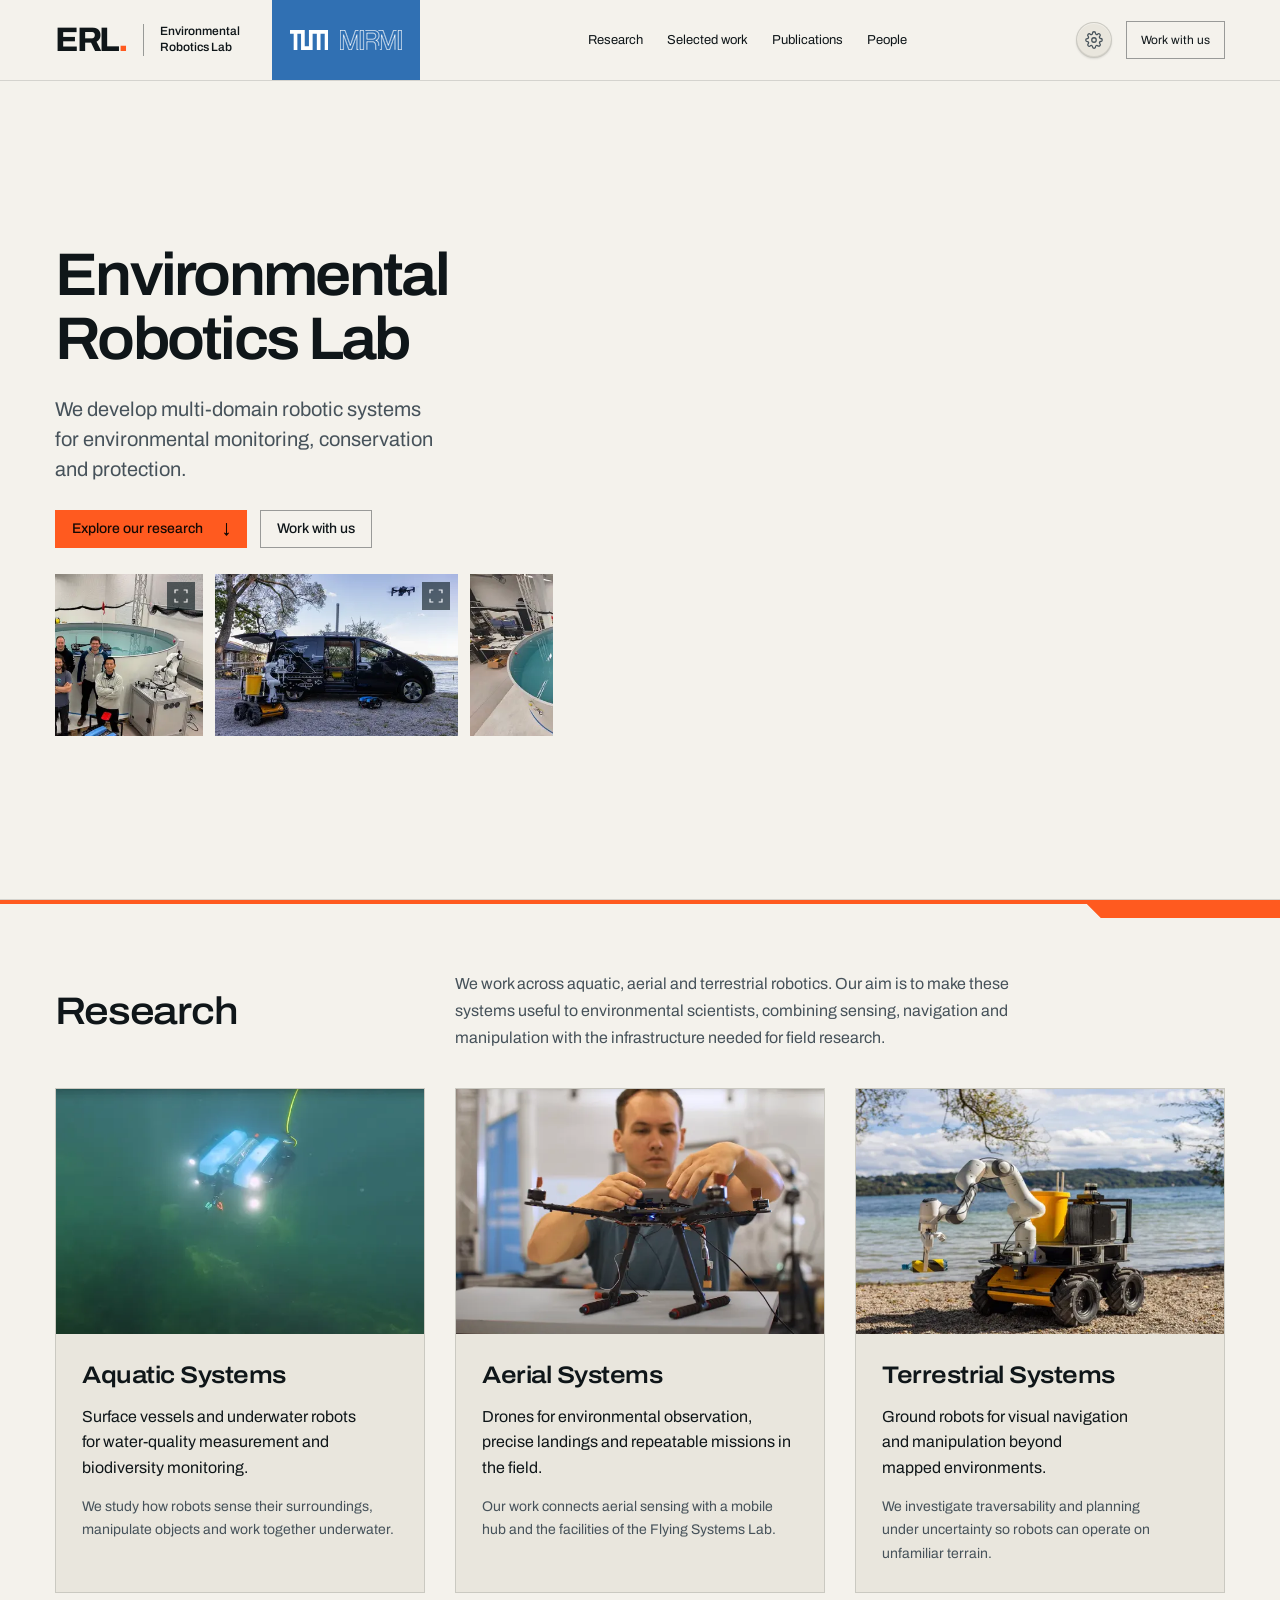
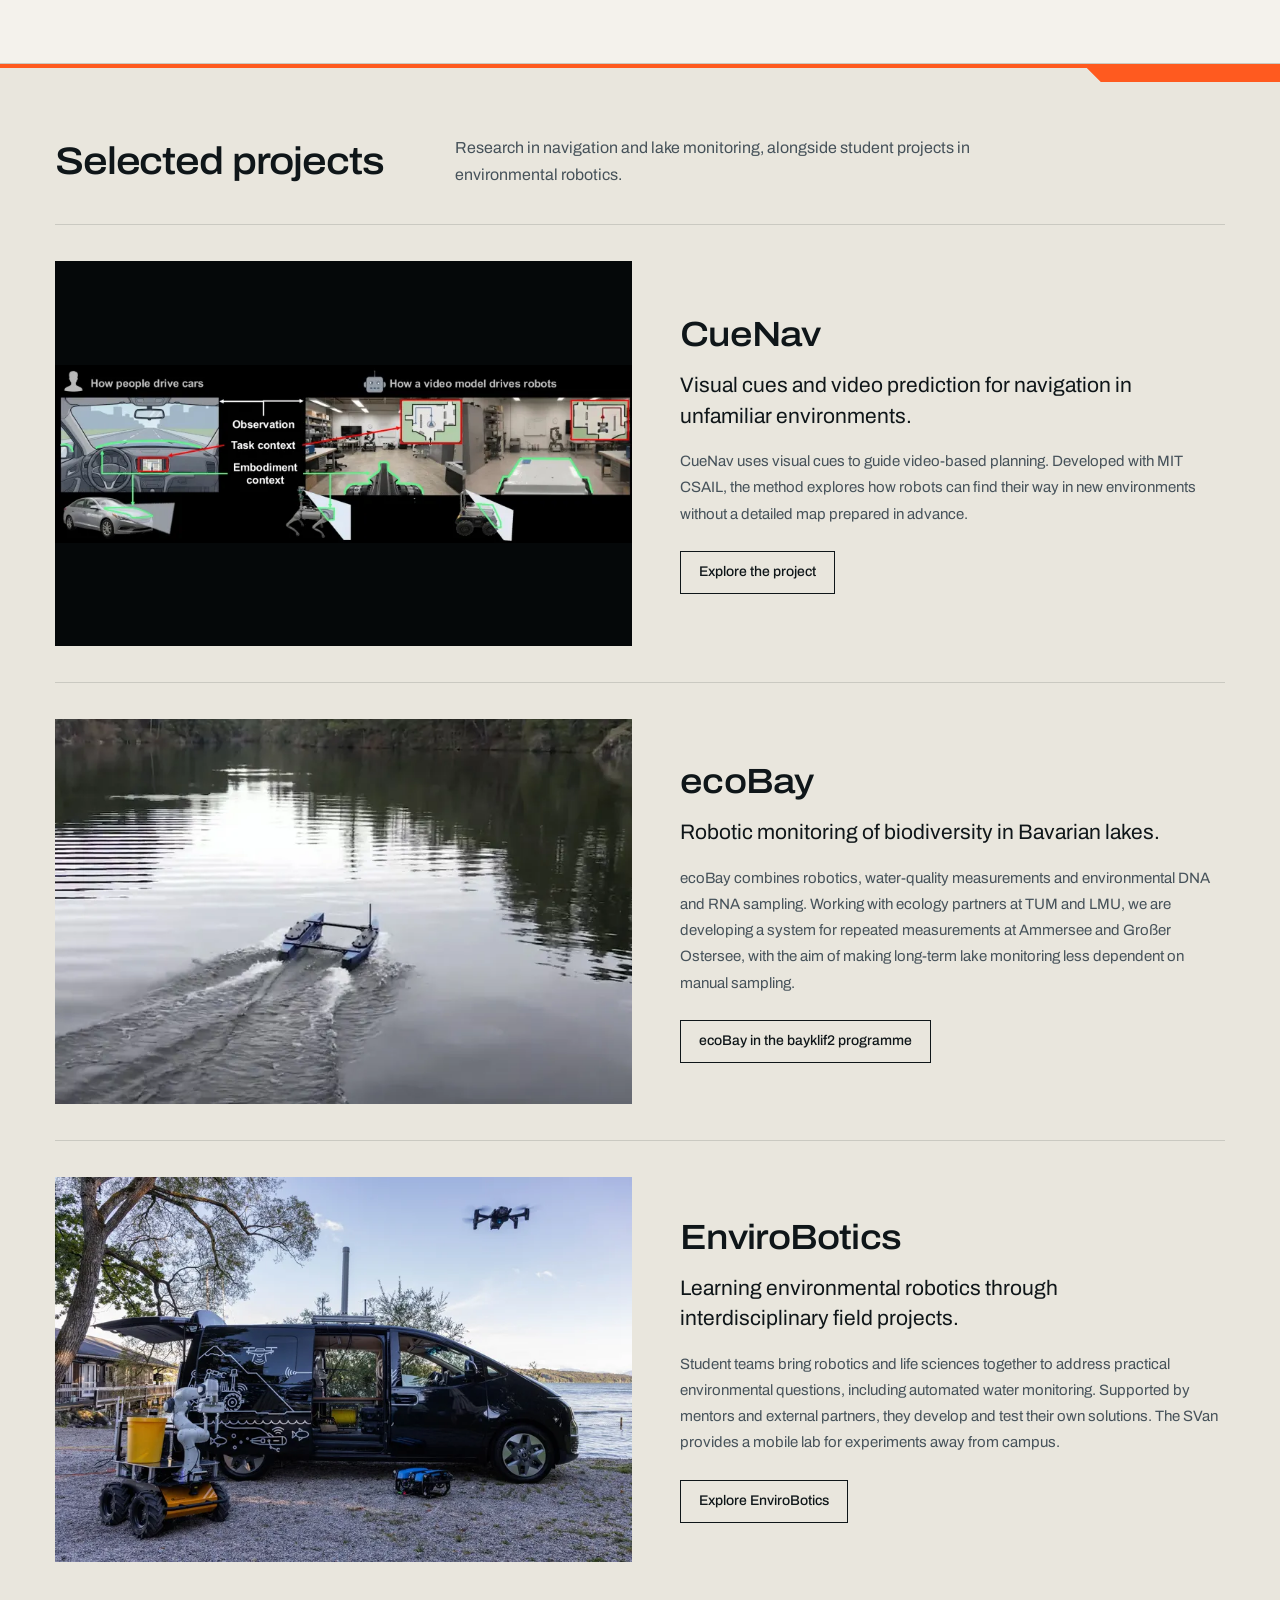
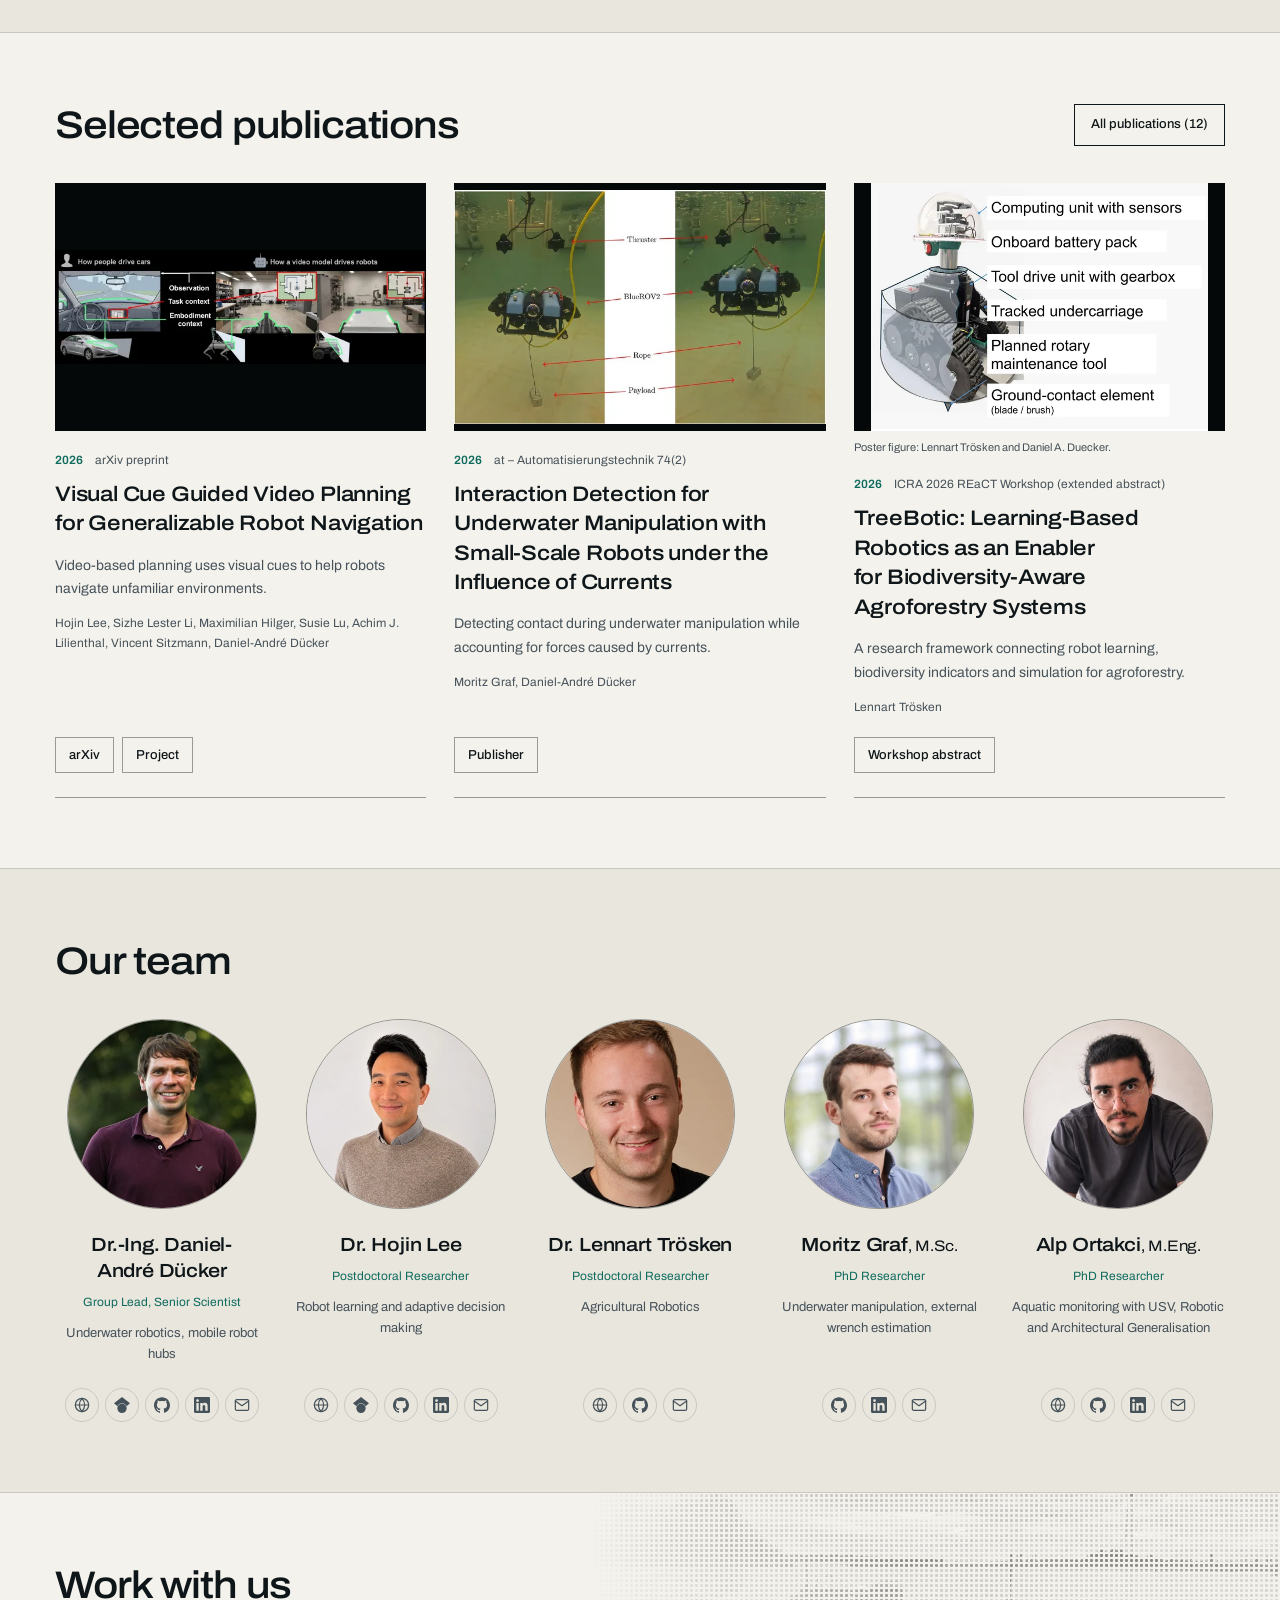
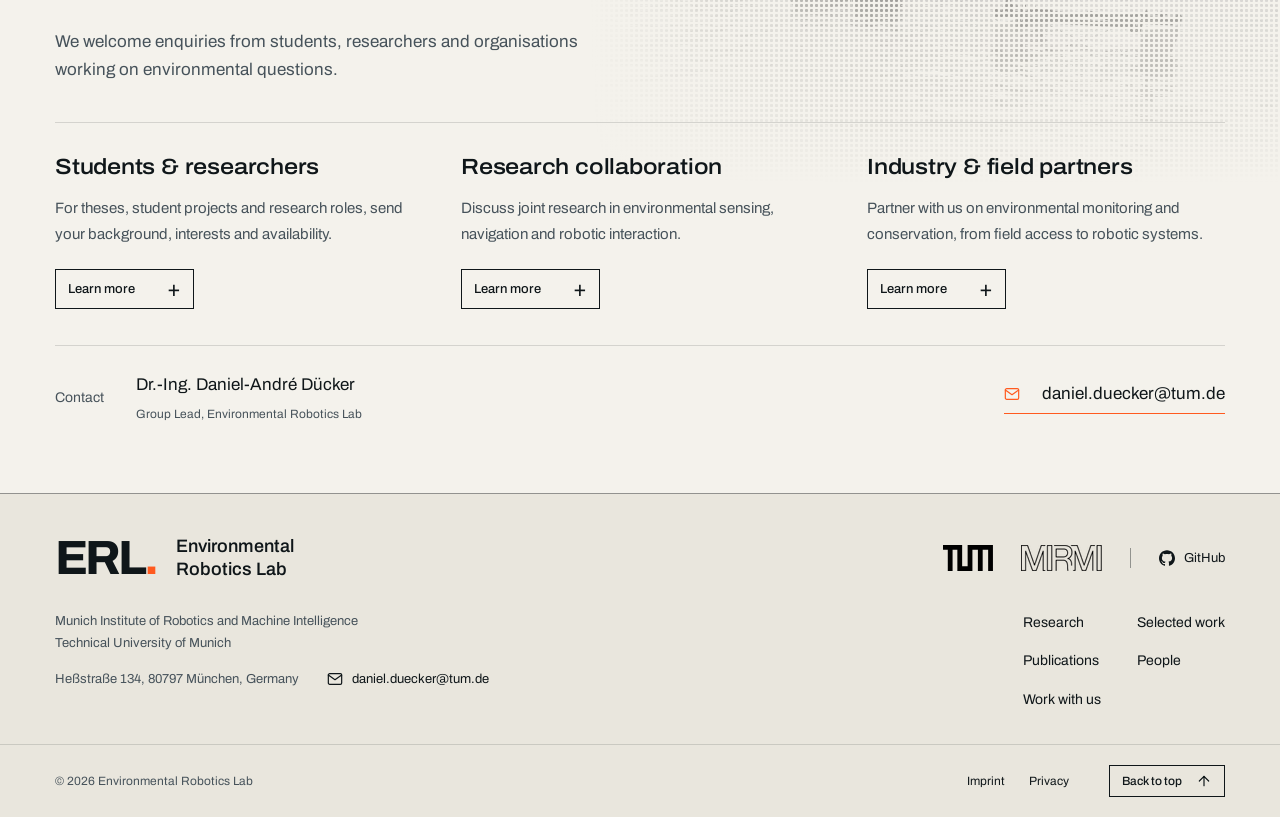
<file: index.html>
<!DOCTYPE html><html lang="en"><head><meta charset="utf-8"><meta name="viewport" content="width=device-width, initial-scale=1"><meta name="color-scheme" content="light dark"><title>Environmental Robotics Lab at TUM</title><meta name="description" content="We develop multi-domain robotic systems for environmental monitoring, conservation and protection."><meta property="og:title" content="Environmental Robotics Lab at TUM"><meta property="og:description" content="We develop multi-domain robotic systems for environmental monitoring, conservation and protection."><meta property="og:type" content="website"><meta property="og:site_name" content="Environmental Robotics Lab"><meta property="og:image" content="https://environmentalroboticslab.org/social/erl-preview.png"><meta property="og:image:secure_url" content="https://environmentalroboticslab.org/social/erl-preview.png"><meta property="og:image:type" content="image/png"><meta property="og:image:width" content="1200"><meta property="og:image:height" content="630"><meta property="og:image:alt" content="Environmental Robotics Lab, with its mobile lab and ground and underwater robots at the lake."><meta name="twitter:card" content="summary_large_image"><meta name="twitter:title" content="Environmental Robotics Lab at TUM"><meta name="twitter:description" content="We develop multi-domain robotic systems for environmental monitoring, conservation and protection."><meta name="twitter:image" content="https://environmentalroboticslab.org/social/erl-preview.png"><meta name="twitter:image:alt" content="Environmental Robotics Lab, with its mobile lab and ground and underwater robots at the lake."><meta property="og:url" content="https://environmentalroboticslab.org/"><meta property="og:locale" content="en_GB"><link rel="canonical" href="https://environmentalroboticslab.org/"><link rel="alternate" hreflang="en" href="https://environmentalroboticslab.org/"><link rel="alternate" hreflang="de" href="https://environmentalroboticslab.org/de/"><link rel="alternate" hreflang="x-default" href="https://environmentalroboticslab.org/"><link rel="icon" href="/favicon.svg" type="image/svg+xml"><script>
      (() => {
        let theme = matchMedia('(prefers-color-scheme: dark)').matches ? 'dark' : 'light';
        let motion = 'auto';
        try {
          const override = new URLSearchParams(location.search).get('theme') || localStorage.getItem('theme');
          if (override === 'light' || override === 'dark') theme = override;
          motion = localStorage.getItem('motion') || 'auto';
        } catch {}
        document.documentElement.dataset.theme = theme;
        document.documentElement.dataset.motionChoice = motion;
        document.documentElement.dataset.motion = motion === 'auto' ? (matchMedia('(prefers-reduced-motion: reduce)').matches ? 'reduce' : 'full') : motion;
      })();
    </script><link rel="stylesheet" href="/_astro/Layout.pDkKB2x7.css"><link rel="stylesheet" href="/_astro/index.D0DNIUPF.css"></head><body class="placeholder-site" id="page-top"><a class="skip" href="#main">Skip to content</a><header class="site-header"><div class="shell header-row"><a class="brand" href="/" aria-label="Environmental Robotics Lab at TUM"><span class="brand-mark">ERL<span aria-hidden="true">.</span></span><span class="brand-name">Environmental<br>Robotics Lab</span></a><div class="institution-marks"><a href="https://www.tum.de/en/" aria-label="Technical University of Munich"><svg xmlns:dc="http://purl.org/dc/elements/1.1/" xmlns:cc="http://creativecommons.org/ns#" xmlns:rdf="http://www.w3.org/1999/02/22-rdf-syntax-ns#" xmlns:svg="http://www.w3.org/2000/svg" xmlns:sodipodi="http://sodipodi.sourceforge.net/DTD/sodipodi-0.dtd" xmlns:inkscape="http://www.inkscape.org/namespaces/inkscape" id="Ebene_1" x="0px" y="0px" width="408.16" height="212.46684" viewBox="-16.014 -31 408.16 212.46684" enable-background="new -16.014 -31 149 114" xml:space="preserve" sodipodi:docname="TUM_Web_Logo_blau.svg" inkscape:version="1.0.1 (3bc2e813f5, 2020-09-07)" class="institution-mark"><metadata id="metadata13"><rdf:RDF><cc:Work rdf:about=""><dc:format>image/svg+xml</dc:format><dc:type rdf:resource="http://purl.org/dc/dcmitype/StillImage" /><dc:title>TUM_Web_Logo_blau</dc:title></cc:Work></rdf:RDF></metadata><defs id="defs11" /><sodipodi:namedview pagecolor="#ffffff" bordercolor="#666666" borderopacity="1" objecttolerance="10" gridtolerance="10" guidetolerance="10" inkscape:pageopacity="0" inkscape:pageshadow="2" inkscape:window-width="1920" inkscape:window-height="986" id="namedview9" showgrid="false" fit-margin-top="0" fit-margin-left="0" fit-margin-right="0" fit-margin-bottom="0" inkscape:zoom="1.754386" inkscape:cx="124.61021" inkscape:cy="115.2546" inkscape:window-x="-11" inkscape:window-y="-11" inkscape:window-maximized="1" inkscape:current-layer="Ebene_1" />
<title id="title2">TUM_Web_Logo_blau</title>
<desc id="desc4">TUM</desc>
<path fill="#3070b3" d="m 140.54052,-31 v 173.32822 h 44.72985 V -31 H 392.146 V 181.46685 H 353.00738 V 8.138629 H 308.2775 V 181.46685 H 269.13887 V 8.138629 H 224.40902 V 181.46685 H 101.4019 V 8.138629 H 62.26327 V 181.46685 H 23.12462 V 8.138629 H -16.014 V -31 Z" id="path6" style="stroke-width:5.59123" />
</svg></a><a href="https://www.mirmi.tum.de/en/mirmi/" aria-label="Munich Institute of Robotics and Machine Intelligence"><img src="/_astro/mirmi.BAgoNZDB_Z1UIhLS.webp" srcset="/_astro/mirmi.BAgoNZDB_Z1UIhLS.webp 1x, /_astro/mirmi.BAgoNZDB_12aJum.webp 2x, /_astro/mirmi.BAgoNZDB_1ezzxe.webp 3x" alt="MIRMI" loading="eager" decoding="async" width="62" height="20" class="institution-mark"></a></div><nav class="desktop-nav" aria-label="Main navigation"><a href="/#research">Research</a><a href="/#work">Selected work</a><a href="/publications/">Publications</a><a href="/#people">People</a></nav><div class="header-tools"><details class="opt" data-options data-astro-cid-2rwairet><summary aria-label="Language, theme and motion" title="Language, theme and motion" data-astro-cid-2rwairet><svg class="opt__icon" width="18" height="18" viewBox="0 0 24 24" aria-hidden="true" fill="none" stroke="currentColor" stroke-width="1.7" stroke-linecap="round" stroke-linejoin="round" data-astro-cid-2rwairet><circle cx="12" cy="12" r="3" data-astro-cid-2rwairet></circle><path d="M19.4 15a1.65 1.65 0 0 0 .33 1.82l.06.06a2 2 0 1 1-2.83 2.83l-.06-.06a1.65 1.65 0 0 0-1.82-.33 1.65 1.65 0 0 0-1 1.51V21a2 2 0 1 1-4 0v-.09a1.65 1.65 0 0 0-1.08-1.51 1.65 1.65 0 0 0-1.82.33l-.06.06a2 2 0 1 1-2.83-2.83l.06-.06a1.65 1.65 0 0 0 .33-1.82 1.65 1.65 0 0 0-1.51-1H3a2 2 0 1 1 0-4h.09A1.65 1.65 0 0 0 4.6 9a1.65 1.65 0 0 0-.33-1.82l-.06-.06a2 2 0 1 1 2.83-2.83l.06.06a1.65 1.65 0 0 0 1.82.33H9a1.65 1.65 0 0 0 1-1.51V3a2 2 0 1 1 4 0v.09a1.65 1.65 0 0 0 1 1.51 1.65 1.65 0 0 0 1.82-.33l.06-.06a2 2 0 1 1 2.83 2.83l-.06.06a1.65 1.65 0 0 0-.33 1.82V9a1.65 1.65 0 0 0 1.51 1H21a2 2 0 1 1 0 4h-.09a1.65 1.65 0 0 0-1.51 1z" data-astro-cid-2rwairet></path></svg></summary><div class="opt__panel" data-astro-cid-2rwairet><p class="label" data-astro-cid-2rwairet>Language</p><div class="opt__row" role="group" aria-label="Language" data-astro-cid-2rwairet><a class="opt__choice opt__language" href="/" data-language-path="/" hreflang="en" lang="en" aria-current="true" data-astro-cid-2rwairet><span data-astro-cid-2rwairet>English</span><svg width="12" height="12" viewBox="0 0 16 16" fill="none" stroke="currentColor" stroke-width="1.8" aria-hidden="true" data-astro-cid-2rwairet><path d="m3 8 3 3 7-7" data-astro-cid-2rwairet></path></svg></a><a class="opt__choice opt__language" href="/de/" data-language-path="/de/" hreflang="de" lang="de" data-astro-cid-2rwairet><span data-astro-cid-2rwairet>Deutsch</span></a></div><p class="label" data-astro-cid-2rwairet>Theme</p><div class="opt__row" role="group" data-astro-cid-2rwairet><button type="button" class="opt__choice" data-theme-set="light" data-astro-cid-2rwairet>Light</button><button type="button" class="opt__choice" data-theme-set="dark" data-astro-cid-2rwairet>Dark</button></div><p class="label" data-astro-cid-2rwairet>Motion</p><div class="opt__row opt__row--3" role="group" data-astro-cid-2rwairet><button type="button" class="opt__choice" data-motion-set="auto" data-astro-cid-2rwairet>Auto</button><button type="button" class="opt__choice" data-motion-set="full" data-astro-cid-2rwairet>On</button><button type="button" class="opt__choice" data-motion-set="reduce" data-astro-cid-2rwairet>Off</button></div></div></details><script type="module">var e=()=>{document.querySelectorAll(`[data-language-path]`).forEach(e=>{e.href=`${e.dataset.languagePath}${location.search}${location.hash}`})};e(),window.addEventListener(`hashchange`,e),window.addEventListener(`popstate`,e);var t=document.documentElement,n=document.querySelectorAll(`[data-theme-set]`),r=()=>n.forEach(e=>e.setAttribute(`aria-current`,String(e.dataset.themeSet===t.dataset.theme)));n.forEach(e=>e.addEventListener(`click`,()=>{let n=e.dataset.themeSet===`dark`?`dark`:`light`;t.dataset.theme=n;try{localStorage.setItem(`theme`,n)}catch{}window.dispatchEvent(new CustomEvent(`themechange`,{detail:n})),r()})),r();var i=document.querySelectorAll(`[data-motion-set]`),a=()=>{try{return localStorage.getItem(`motion`)??`auto`}catch{return`auto`}},o=()=>{let e=a();i.forEach(t=>t.setAttribute(`aria-current`,String(t.dataset.motionSet===e)))};i.forEach(e=>e.addEventListener(`click`,()=>{let n=e.dataset.motionSet??`auto`;try{n===`auto`?localStorage.removeItem(`motion`):localStorage.setItem(`motion`,n)}catch{}let r=matchMedia(`(prefers-reduced-motion: reduce)`).matches?`reduce`:`full`;t.dataset.motionChoice=n,t.dataset.motion=n===`auto`?r:n,window.dispatchEvent(new CustomEvent(`motionchange`,{detail:t.dataset.motion})),o()})),o(),document.querySelectorAll(`[data-options]`).forEach(e=>{document.addEventListener(`click`,t=>{e.open&&!e.contains(t.target)&&(e.open=!1)}),e.addEventListener(`keydown`,t=>{t.key===`Escape`&&(e.open=!1,e.querySelector(`summary`)?.focus())})});</script><a class="header-contact" href="/#contact">Work with us</a><details class="mobile-menu"><summary><span class="mobile-menu__label">Menu</span><svg class="mobile-menu__icon" aria-hidden="true" width="22" height="22" viewBox="0 0 24 24" fill="none" stroke="currentColor" stroke-width="1.7"><path d="M4 7h16M4 12h16M4 17h16"></path></svg></summary><nav aria-label="Mobile navigation"><a href="/#research">Research</a><a href="/#work">Selected work</a><a href="/publications/">Publications</a><a href="/#people">People</a><a href="/#contact">Work with us</a></nav></details></div></div></header><main id="main"><section class="intro" aria-labelledby="lab-title"><div class="intro-scene"><div data-hero-mount data-lang="en"></div><script type="module" src="/_astro/Hero.astro_astro_type_script_index_0_lang.DgzYTShx.js"></script></div><div class="shell intro-grid"><div class="intro-copy" data-hero-card><h1 id="lab-title">Environmental<br>Robotics Lab</h1><p class="intro-mission">We develop multi-domain robotic systems for environmental monitoring, conservation and protection.</p><div class="intro-actions"><a class="btn btn--signal" href="#research">Explore our research<span aria-hidden="true">↓</span></a><a class="btn intro-contact" href="#contact">Work with us</a></div><div class="intro-photos"><div class="photo-reel" data-reel data-astro-cid-y2kjb6ib><div class="photo-reel__viewport" tabindex="0" role="region" aria-label="Photographs from the lab and field" data-reel-viewport data-astro-cid-y2kjb6ib><div class="photo-reel__track" data-astro-cid-y2kjb6ib><div class="photo-reel__set" data-astro-cid-y2kjb6ib><figure class="photo-reel__frame photo-reel__frame--group" data-frame="erl-group-2025" data-astro-cid-y2kjb6ib><button class="photo-reel__open" type="button" data-photo-index="0" data-photo-full="/_astro/team-lab.Znet0iZP_Z2oK2S5.webp" data-photo-caption="In the Environmental Robotics Lab, 2025" data-photo-credit aria-label="Enlarge photograph: In the Environmental Robotics Lab, 2025" data-astro-cid-y2kjb6ib><img src="/_astro/team-lab.Znet0iZP_7xMND.webp" srcset="/_astro/team-lab.Znet0iZP_Z1letku.webp 240w, /_astro/team-lab.Znet0iZP_oxL6k.webp 420w, /_astro/team-lab.Znet0iZP_7xMND.webp 600w, /_astro/team-lab.Znet0iZP_Z2pVpEQ.webp 840w" alt="In the Environmental Robotics Lab, 2025" width="600" height="400" sizes="(min-width: 681px) 250px, calc((100vw - 52px) / 2)" decoding="async" loading="eager" fetchpriority="high" data-astro-cid-y2kjb6ib><span class="photo-reel__expand" aria-hidden="true" data-astro-cid-y2kjb6ib><svg viewBox="0 0 24 24" width="16" height="16" fill="none" stroke="currentColor" stroke-width="1.8" data-astro-cid-y2kjb6ib><path d="M8 3H3v5m13-5h5v5M3 16v5h5m13-5v5h-5" data-astro-cid-y2kjb6ib></path></svg></span></button><figcaption data-astro-cid-y2kjb6ib>In the Environmental Robotics Lab, 2025</figcaption></figure><figure class="photo-reel__frame" data-frame="svan-team" data-astro-cid-y2kjb6ib><button class="photo-reel__open" type="button" data-photo-index="1" data-photo-full="/_astro/svan-team.ByA7DaCm_ZsvGXE.webp" data-photo-caption="The SVan with aerial, ground and underwater robots" data-photo-credit aria-label="Enlarge photograph: The SVan with aerial, ground and underwater robots" data-astro-cid-y2kjb6ib><img src="/_astro/svan-team.ByA7DaCm_2o86qW.webp" srcset="/_astro/svan-team.ByA7DaCm_2vlNLd.webp 240w, /_astro/svan-team.ByA7DaCm_Qcv5S.webp 420w, /_astro/svan-team.ByA7DaCm_2o86qW.webp 600w, /_astro/svan-team.ByA7DaCm_Z1lHpWL.webp 840w" alt="The SVan with aerial, ground and underwater robots" width="600" height="400" sizes="(min-width: 681px) 250px, calc((100vw - 52px) / 2)" decoding="async" loading="eager" fetchpriority="high" data-astro-cid-y2kjb6ib><span class="photo-reel__expand" aria-hidden="true" data-astro-cid-y2kjb6ib><svg viewBox="0 0 24 24" width="16" height="16" fill="none" stroke="currentColor" stroke-width="1.8" data-astro-cid-y2kjb6ib><path d="M8 3H3v5m13-5h5v5M3 16v5h5m13-5v5h-5" data-astro-cid-y2kjb6ib></path></svg></span></button><figcaption data-astro-cid-y2kjb6ib>The SVan with aerial, ground and underwater robots</figcaption></figure><figure class="photo-reel__frame" data-frame="mirmi-underwater-lab" data-astro-cid-y2kjb6ib><button class="photo-reel__open" type="button" data-photo-index="2" data-photo-full="/_astro/underwater-lab.B7HQhKQm_1DU628.webp" data-photo-caption="The Underwater Systems Lab" data-photo-credit="MIRMI" aria-label="Enlarge photograph: The Underwater Systems Lab" data-astro-cid-y2kjb6ib><img data-reel-src="/_astro/underwater-lab.B7HQhKQm_ZMCSlK.webp" data-reel-srcset="/_astro/underwater-lab.B7HQhKQm_1QnpTe.webp 240w, /_astro/underwater-lab.B7HQhKQm_D5kSx.webp 420w, /_astro/underwater-lab.B7HQhKQm_ZMCSlK.webp 600w, /_astro/underwater-lab.B7HQhKQm_Z17L3vj.webp 840w" alt="The Underwater Systems Lab" width="600" height="400" sizes="(min-width: 681px) 250px, calc((100vw - 52px) / 2)" decoding="async" loading="eager" fetchpriority="auto" data-astro-cid-y2kjb6ib><noscript><img src="/_astro/underwater-lab.B7HQhKQm_ZMCSlK.webp" alt="The Underwater Systems Lab" width="600" height="400" loading="lazy" data-astro-cid-y2kjb6ib></noscript><span class="photo-reel__expand" aria-hidden="true" data-astro-cid-y2kjb6ib><svg viewBox="0 0 24 24" width="16" height="16" fill="none" stroke="currentColor" stroke-width="1.8" data-astro-cid-y2kjb6ib><path d="M8 3H3v5m13-5h5v5M3 16v5h5m13-5v5h-5" data-astro-cid-y2kjb6ib></path></svg></span></button><figcaption data-astro-cid-y2kjb6ib>The Underwater Systems Lab<span data-astro-cid-y2kjb6ib>&copy; MIRMI</span></figcaption></figure><figure class="photo-reel__frame" data-frame="drone-field" data-astro-cid-y2kjb6ib><button class="photo-reel__open" type="button" data-photo-index="3" data-photo-full="/_astro/drone-field.CZsC-nvO_1E63QA.webp" data-photo-caption="Drone flight during field work" data-photo-credit aria-label="Enlarge photograph: Drone flight during field work" data-astro-cid-y2kjb6ib><img data-reel-src="/_astro/drone-field.CZsC-nvO_Z2fvaGi.webp" data-reel-srcset="/_astro/drone-field.CZsC-nvO_ZPRH7p.webp 240w, /_astro/drone-field.CZsC-nvO_Z2sFGEH.webp 420w, /_astro/drone-field.CZsC-nvO_Z2fvaGi.webp 600w, /_astro/drone-field.CZsC-nvO_1h4GEP.webp 840w" alt="Drone flight during field work" width="600" height="400" sizes="(min-width: 681px) 250px, calc((100vw - 52px) / 2)" decoding="async" loading="eager" fetchpriority="auto" data-astro-cid-y2kjb6ib><noscript><img src="/_astro/drone-field.CZsC-nvO_Z2fvaGi.webp" alt="Drone flight during field work" width="600" height="400" loading="lazy" data-astro-cid-y2kjb6ib></noscript><span class="photo-reel__expand" aria-hidden="true" data-astro-cid-y2kjb6ib><svg viewBox="0 0 24 24" width="16" height="16" fill="none" stroke="currentColor" stroke-width="1.8" data-astro-cid-y2kjb6ib><path d="M8 3H3v5m13-5h5v5M3 16v5h5m13-5v5h-5" data-astro-cid-y2kjb6ib></path></svg></span></button><figcaption data-astro-cid-y2kjb6ib>Drone flight during field work</figcaption></figure><figure class="photo-reel__frame" data-frame="svan-field" data-astro-cid-y2kjb6ib><button class="photo-reel__open" type="button" data-photo-index="4" data-photo-full="/_astro/svan-field.Ca-mg3RB_1EUya.webp" data-photo-caption="The SVan and its robot team" data-photo-credit="Hyundai" aria-label="Enlarge photograph: The SVan and its robot team" data-astro-cid-y2kjb6ib><img data-reel-src="/_astro/svan-field.Ca-mg3RB_1kFBKw.webp" data-reel-srcset="/_astro/svan-field.Ca-mg3RB_Z86EnB.webp 240w, /_astro/svan-field.Ca-mg3RB_1BFA3d.webp 420w, /_astro/svan-field.Ca-mg3RB_1kFBKw.webp 600w, /_astro/svan-field.Ca-mg3RB_Z1cNAHX.webp 840w" alt="The SVan and its robot team" width="600" height="400" sizes="(min-width: 681px) 250px, calc((100vw - 52px) / 2)" decoding="async" loading="eager" fetchpriority="auto" data-astro-cid-y2kjb6ib><noscript><img src="/_astro/svan-field.Ca-mg3RB_1kFBKw.webp" alt="The SVan and its robot team" width="600" height="400" loading="lazy" data-astro-cid-y2kjb6ib></noscript><span class="photo-reel__expand" aria-hidden="true" data-astro-cid-y2kjb6ib><svg viewBox="0 0 24 24" width="16" height="16" fill="none" stroke="currentColor" stroke-width="1.8" data-astro-cid-y2kjb6ib><path d="M8 3H3v5m13-5h5v5M3 16v5h5m13-5v5h-5" data-astro-cid-y2kjb6ib></path></svg></span></button><figcaption data-astro-cid-y2kjb6ib>The SVan and its robot team<span data-astro-cid-y2kjb6ib>&copy; Hyundai</span></figcaption></figure><figure class="photo-reel__frame" data-frame="husky-shore" data-astro-cid-y2kjb6ib><button class="photo-reel__open" type="button" data-photo-index="5" data-photo-full="/_astro/husky-shore.7jEYjudq_gYQL2.webp" data-photo-caption="Husky ground robot with a manipulator at the lake shore" data-photo-credit aria-label="Enlarge photograph: Husky ground robot with a manipulator at the lake shore" data-astro-cid-y2kjb6ib><img data-reel-src="/_astro/husky-shore.7jEYjudq_JHjSN.webp" data-reel-srcset="/_astro/husky-shore.7jEYjudq_29kMsG.webp 240w, /_astro/husky-shore.7jEYjudq_wwMUo.webp 420w, /_astro/husky-shore.7jEYjudq_JHjSN.webp 600w, /_astro/husky-shore.7jEYjudq_ZMSVy0.webp 840w" alt="Husky ground robot with a manipulator at the lake shore" width="600" height="400" sizes="(min-width: 681px) 250px, calc((100vw - 52px) / 2)" decoding="async" loading="eager" fetchpriority="auto" data-astro-cid-y2kjb6ib><noscript><img src="/_astro/husky-shore.7jEYjudq_JHjSN.webp" alt="Husky ground robot with a manipulator at the lake shore" width="600" height="400" loading="lazy" data-astro-cid-y2kjb6ib></noscript><span class="photo-reel__expand" aria-hidden="true" data-astro-cid-y2kjb6ib><svg viewBox="0 0 24 24" width="16" height="16" fill="none" stroke="currentColor" stroke-width="1.8" data-astro-cid-y2kjb6ib><path d="M8 3H3v5m13-5h5v5M3 16v5h5m13-5v5h-5" data-astro-cid-y2kjb6ib></path></svg></span></button><figcaption data-astro-cid-y2kjb6ib>Husky ground robot with a manipulator at the lake shore</figcaption></figure><figure class="photo-reel__frame" data-frame="lab-rov" data-astro-cid-y2kjb6ib><button class="photo-reel__open" type="button" data-photo-index="6" data-photo-full="/_astro/lab-rov.DZ6GX-1U_1IDtr1.webp" data-photo-caption="Preparing an underwater robot" data-photo-credit="Hyundai" aria-label="Enlarge photograph: Preparing an underwater robot" data-astro-cid-y2kjb6ib><img data-reel-src="/_astro/lab-rov.DZ6GX-1U_TYG5r.webp" data-reel-srcset="/_astro/lab-rov.DZ6GX-1U_1WTWIE.webp 240w, /_astro/lab-rov.DZ6GX-1U_ZUdDFU.webp 420w, /_astro/lab-rov.DZ6GX-1U_TYG5r.webp 600w, /_astro/lab-rov.DZ6GX-1U_Z1A7P9a.webp 840w" alt="Preparing an underwater robot" width="600" height="400" sizes="(min-width: 681px) 250px, calc((100vw - 52px) / 2)" decoding="async" loading="eager" fetchpriority="auto" data-astro-cid-y2kjb6ib><noscript><img src="/_astro/lab-rov.DZ6GX-1U_TYG5r.webp" alt="Preparing an underwater robot" width="600" height="400" loading="lazy" data-astro-cid-y2kjb6ib></noscript><span class="photo-reel__expand" aria-hidden="true" data-astro-cid-y2kjb6ib><svg viewBox="0 0 24 24" width="16" height="16" fill="none" stroke="currentColor" stroke-width="1.8" data-astro-cid-y2kjb6ib><path d="M8 3H3v5m13-5h5v5M3 16v5h5m13-5v5h-5" data-astro-cid-y2kjb6ib></path></svg></span></button><figcaption data-astro-cid-y2kjb6ib>Preparing an underwater robot<span data-astro-cid-y2kjb6ib>&copy; Hyundai</span></figcaption></figure><figure class="photo-reel__frame" data-frame="field-equipment" data-astro-cid-y2kjb6ib><button class="photo-reel__open" type="button" data-photo-index="7" data-photo-full="/_astro/field-equipment.shcoHc1h_276IKD.webp" data-photo-caption="Preparing the robots and equipment for field work" data-photo-credit aria-label="Enlarge photograph: Preparing the robots and equipment for field work" data-astro-cid-y2kjb6ib><img data-reel-src="/_astro/field-equipment.shcoHc1h_1D4X88.webp" data-reel-srcset="/_astro/field-equipment.shcoHc1h_Z2tEz3l.webp 240w, /_astro/field-equipment.shcoHc1h_rfsPk.webp 420w, /_astro/field-equipment.shcoHc1h_1D4X88.webp 600w, /_astro/field-equipment.shcoHc1h_yQfde.webp 840w" alt="Preparing the robots and equipment for field work" width="600" height="400" sizes="(min-width: 681px) 250px, calc((100vw - 52px) / 2)" decoding="async" loading="eager" fetchpriority="auto" data-astro-cid-y2kjb6ib><noscript><img src="/_astro/field-equipment.shcoHc1h_1D4X88.webp" alt="Preparing the robots and equipment for field work" width="600" height="400" loading="lazy" data-astro-cid-y2kjb6ib></noscript><span class="photo-reel__expand" aria-hidden="true" data-astro-cid-y2kjb6ib><svg viewBox="0 0 24 24" width="16" height="16" fill="none" stroke="currentColor" stroke-width="1.8" data-astro-cid-y2kjb6ib><path d="M8 3H3v5m13-5h5v5M3 16v5h5m13-5v5h-5" data-astro-cid-y2kjb6ib></path></svg></span></button><figcaption data-astro-cid-y2kjb6ib>Preparing the robots and equipment for field work</figcaption></figure><figure class="photo-reel__frame" data-frame="mirmi-husky" data-astro-cid-y2kjb6ib><button class="photo-reel__open" type="button" data-photo-index="8" data-photo-full="/_astro/hero.CRDC8Xeg_IJ7wm.webp" data-photo-caption="The Husky A200 on the shore" data-photo-credit="MIRMI" aria-label="Enlarge photograph: The Husky A200 on the shore" data-astro-cid-y2kjb6ib><img data-reel-src="/_astro/hero.CRDC8Xeg_Z2cqjT8.webp" data-reel-srcset="/_astro/hero.CRDC8Xeg_Z2akvpx.webp 240w, /_astro/hero.CRDC8Xeg_2a8rjG.webp 420w, /_astro/hero.CRDC8Xeg_Z2cqjT8.webp 600w, /_astro/hero.CRDC8Xeg_ZLk8Px.webp 840w" alt="The Husky A200 on the shore" width="600" height="400" sizes="(min-width: 681px) 250px, calc((100vw - 52px) / 2)" decoding="async" loading="eager" fetchpriority="auto" data-astro-cid-y2kjb6ib><noscript><img src="/_astro/hero.CRDC8Xeg_Z2cqjT8.webp" alt="The Husky A200 on the shore" width="600" height="400" loading="lazy" data-astro-cid-y2kjb6ib></noscript><span class="photo-reel__expand" aria-hidden="true" data-astro-cid-y2kjb6ib><svg viewBox="0 0 24 24" width="16" height="16" fill="none" stroke="currentColor" stroke-width="1.8" data-astro-cid-y2kjb6ib><path d="M8 3H3v5m13-5h5v5M3 16v5h5m13-5v5h-5" data-astro-cid-y2kjb6ib></path></svg></span></button><figcaption data-astro-cid-y2kjb6ib>The Husky A200 on the shore<span data-astro-cid-y2kjb6ib>&copy; MIRMI</span></figcaption></figure><figure class="photo-reel__frame" data-frame="svan-husky" data-astro-cid-y2kjb6ib><button class="photo-reel__open" type="button" data-photo-index="9" data-photo-full="/_astro/svan-husky.B1PPVNvh_2ri6xu.webp" data-photo-caption="The ground robot leaves the SVan" data-photo-credit="Hyundai" aria-label="Enlarge photograph: The ground robot leaves the SVan" data-astro-cid-y2kjb6ib><img data-reel-src="/_astro/svan-husky.B1PPVNvh_Z1jSl45.webp" data-reel-srcset="/_astro/svan-husky.B1PPVNvh_2hvvAI.webp 240w, /_astro/svan-husky.B1PPVNvh_Z12SmLo.webp 420w, /_astro/svan-husky.B1PPVNvh_Z1jSl45.webp 600w, /_astro/svan-husky.B1PPVNvh_1cNzgm.webp 840w" alt="The ground robot leaves the SVan" width="600" height="400" sizes="(min-width: 681px) 250px, calc((100vw - 52px) / 2)" decoding="async" loading="eager" fetchpriority="auto" data-astro-cid-y2kjb6ib><noscript><img src="/_astro/svan-husky.B1PPVNvh_Z1jSl45.webp" alt="The ground robot leaves the SVan" width="600" height="400" loading="lazy" data-astro-cid-y2kjb6ib></noscript><span class="photo-reel__expand" aria-hidden="true" data-astro-cid-y2kjb6ib><svg viewBox="0 0 24 24" width="16" height="16" fill="none" stroke="currentColor" stroke-width="1.8" data-astro-cid-y2kjb6ib><path d="M8 3H3v5m13-5h5v5M3 16v5h5m13-5v5h-5" data-astro-cid-y2kjb6ib></path></svg></span></button><figcaption data-astro-cid-y2kjb6ib>The ground robot leaves the SVan<span data-astro-cid-y2kjb6ib>&copy; Hyundai</span></figcaption></figure><figure class="photo-reel__frame" data-frame="lab-gripper" data-astro-cid-y2kjb6ib><button class="photo-reel__open" type="button" data-photo-index="10" data-photo-full="/_astro/lab-gripper.DUZh8WIg_1MgPO5.webp" data-photo-caption="Adjusting a gripper" data-photo-credit="Hyundai" aria-label="Enlarge photograph: Adjusting a gripper" data-astro-cid-y2kjb6ib><img data-reel-src="/_astro/lab-gripper.DUZh8WIg_Z2iG9yE.webp" data-reel-srcset="/_astro/lab-gripper.DUZh8WIg_Z2bsreo.webp 240w, /_astro/lab-gripper.DUZh8WIg_1eznTd.webp 420w, /_astro/lab-gripper.DUZh8WIg_Z2iG9yE.webp 600w, /_astro/lab-gripper.DUZh8WIg_ZXkx9r.webp 840w" alt="Adjusting a gripper" width="600" height="400" sizes="(min-width: 681px) 250px, calc((100vw - 52px) / 2)" decoding="async" loading="eager" fetchpriority="auto" data-astro-cid-y2kjb6ib><noscript><img src="/_astro/lab-gripper.DUZh8WIg_Z2iG9yE.webp" alt="Adjusting a gripper" width="600" height="400" loading="lazy" data-astro-cid-y2kjb6ib></noscript><span class="photo-reel__expand" aria-hidden="true" data-astro-cid-y2kjb6ib><svg viewBox="0 0 24 24" width="16" height="16" fill="none" stroke="currentColor" stroke-width="1.8" data-astro-cid-y2kjb6ib><path d="M8 3H3v5m13-5h5v5M3 16v5h5m13-5v5h-5" data-astro-cid-y2kjb6ib></path></svg></span></button><figcaption data-astro-cid-y2kjb6ib>Adjusting a gripper<span data-astro-cid-y2kjb6ib>&copy; Hyundai</span></figcaption></figure><figure class="photo-reel__frame" data-frame="mirmi-flying-lab" data-astro-cid-y2kjb6ib><button class="photo-reel__open" type="button" data-photo-index="11" data-photo-full="/_astro/flying-lab.ND0EibVc_V21AY.webp" data-photo-caption="The Flying Systems Lab" data-photo-credit="MIRMI" aria-label="Enlarge photograph: The Flying Systems Lab" data-astro-cid-y2kjb6ib><img data-reel-src="/_astro/flying-lab.ND0EibVc_Z1zhDE8.webp" data-reel-srcset="/_astro/flying-lab.ND0EibVc_Z1s3VjR.webp 240w, /_astro/flying-lab.ND0EibVc_1WXSNJ.webp 420w, /_astro/flying-lab.ND0EibVc_Z1zhDE8.webp 600w, /_astro/flying-lab.ND0EibVc_ZeV2eU.webp 840w" alt="The Flying Systems Lab" width="600" height="400" sizes="(min-width: 681px) 250px, calc((100vw - 52px) / 2)" decoding="async" loading="eager" fetchpriority="auto" data-astro-cid-y2kjb6ib><noscript><img src="/_astro/flying-lab.ND0EibVc_Z1zhDE8.webp" alt="The Flying Systems Lab" width="600" height="400" loading="lazy" data-astro-cid-y2kjb6ib></noscript><span class="photo-reel__expand" aria-hidden="true" data-astro-cid-y2kjb6ib><svg viewBox="0 0 24 24" width="16" height="16" fill="none" stroke="currentColor" stroke-width="1.8" data-astro-cid-y2kjb6ib><path d="M8 3H3v5m13-5h5v5M3 16v5h5m13-5v5h-5" data-astro-cid-y2kjb6ib></path></svg></span></button><figcaption data-astro-cid-y2kjb6ib>The Flying Systems Lab<span data-astro-cid-y2kjb6ib>&copy; MIRMI</span></figcaption></figure><figure class="photo-reel__frame" data-frame="svan-arm" data-astro-cid-y2kjb6ib><button class="photo-reel__open" type="button" data-photo-index="12" data-photo-full="/_astro/svan-arm.BhM7BFff_Z2qCOdS.webp" data-photo-caption="The mobile manipulator at the SVan" data-photo-credit="Hyundai" aria-label="Enlarge photograph: The mobile manipulator at the SVan" data-astro-cid-y2kjb6ib><img data-reel-src="/_astro/svan-arm.BhM7BFff_Z1enOov.webp" data-reel-srcset="/_astro/svan-arm.BhM7BFff_HXSdp.webp 240w, /_astro/svan-arm.BhM7BFff_Z2kue9W.webp 420w, /_astro/svan-arm.BhM7BFff_Z1enOov.webp 600w, /_astro/svan-arm.BhM7BFff_1iufz9.webp 840w" alt="The mobile manipulator at the SVan" width="600" height="400" sizes="(min-width: 681px) 250px, calc((100vw - 52px) / 2)" decoding="async" loading="eager" fetchpriority="auto" data-astro-cid-y2kjb6ib><noscript><img src="/_astro/svan-arm.BhM7BFff_Z1enOov.webp" alt="The mobile manipulator at the SVan" width="600" height="400" loading="lazy" data-astro-cid-y2kjb6ib></noscript><span class="photo-reel__expand" aria-hidden="true" data-astro-cid-y2kjb6ib><svg viewBox="0 0 24 24" width="16" height="16" fill="none" stroke="currentColor" stroke-width="1.8" data-astro-cid-y2kjb6ib><path d="M8 3H3v5m13-5h5v5M3 16v5h5m13-5v5h-5" data-astro-cid-y2kjb6ib></path></svg></span></button><figcaption data-astro-cid-y2kjb6ib>The mobile manipulator at the SVan<span data-astro-cid-y2kjb6ib>&copy; Hyundai</span></figcaption></figure><figure class="photo-reel__frame" data-frame="lab-drone-build" data-astro-cid-y2kjb6ib><button class="photo-reel__open" type="button" data-photo-index="13" data-photo-full="/_astro/lab-drone-build.BRE1HMnp_ZeN119.webp" data-photo-caption="Working on a drone" data-photo-credit="Hyundai" aria-label="Enlarge photograph: Working on a drone" data-astro-cid-y2kjb6ib><img data-reel-src="/_astro/lab-drone-build.BRE1HMnp_ZYSE0o.webp" data-reel-srcset="/_astro/lab-drone-build.BRE1HMnp_Z5APXU.webp 240w, /_astro/lab-drone-build.BRE1HMnp_Zi1rHf.webp 420w, /_astro/lab-drone-build.BRE1HMnp_ZYSE0o.webp 600w, /_astro/lab-drone-build.BRE1HMnp_1Nxlgf.webp 840w" alt="Working on a drone" width="600" height="400" sizes="(min-width: 681px) 250px, calc((100vw - 52px) / 2)" decoding="async" loading="eager" fetchpriority="auto" data-astro-cid-y2kjb6ib><noscript><img src="/_astro/lab-drone-build.BRE1HMnp_ZYSE0o.webp" alt="Working on a drone" width="600" height="400" loading="lazy" data-astro-cid-y2kjb6ib></noscript><span class="photo-reel__expand" aria-hidden="true" data-astro-cid-y2kjb6ib><svg viewBox="0 0 24 24" width="16" height="16" fill="none" stroke="currentColor" stroke-width="1.8" data-astro-cid-y2kjb6ib><path d="M8 3H3v5m13-5h5v5M3 16v5h5m13-5v5h-5" data-astro-cid-y2kjb6ib></path></svg></span></button><figcaption data-astro-cid-y2kjb6ib>Working on a drone<span data-astro-cid-y2kjb6ib>&copy; Hyundai</span></figcaption></figure><figure class="photo-reel__frame" data-frame="mirmi-bluerov2" data-astro-cid-y2kjb6ib><button class="photo-reel__open" type="button" data-photo-index="14" data-photo-full="/_astro/hero.Cu0DKiqY_Z2vGY6w.webp" data-photo-caption="The BlueROV2 at the lake" data-photo-credit="MIRMI" aria-label="Enlarge photograph: The BlueROV2 at the lake" data-astro-cid-y2kjb6ib><img data-reel-src="/_astro/hero.Cu0DKiqY_2o5hoo.webp" data-reel-srcset="/_astro/hero.Cu0DKiqY_2qb5RY.webp 240w, /_astro/hero.Cu0DKiqY_1FrTNh.webp 420w, /_astro/hero.Cu0DKiqY_2o5hoo.webp 600w, /_astro/hero.Cu0DKiqY_Z1g0FlW.webp 840w" alt="The BlueROV2 at the lake" width="600" height="400" sizes="(min-width: 681px) 250px, calc((100vw - 52px) / 2)" decoding="async" loading="eager" fetchpriority="auto" data-astro-cid-y2kjb6ib><noscript><img src="/_astro/hero.Cu0DKiqY_2o5hoo.webp" alt="The BlueROV2 at the lake" width="600" height="400" loading="lazy" data-astro-cid-y2kjb6ib></noscript><span class="photo-reel__expand" aria-hidden="true" data-astro-cid-y2kjb6ib><svg viewBox="0 0 24 24" width="16" height="16" fill="none" stroke="currentColor" stroke-width="1.8" data-astro-cid-y2kjb6ib><path d="M8 3H3v5m13-5h5v5M3 16v5h5m13-5v5h-5" data-astro-cid-y2kjb6ib></path></svg></span></button><figcaption data-astro-cid-y2kjb6ib>The BlueROV2 at the lake<span data-astro-cid-y2kjb6ib>&copy; MIRMI</span></figcaption></figure><figure class="photo-reel__frame" data-frame="svan-inside" data-astro-cid-y2kjb6ib><button class="photo-reel__open" type="button" data-photo-index="15" data-photo-full="/_astro/svan-inside.DwChFEyE_Z1Umx8K.webp" data-photo-caption="Inside the SVan" data-photo-credit="Hyundai" aria-label="Enlarge photograph: Inside the SVan" data-astro-cid-y2kjb6ib><img data-reel-src="/_astro/svan-inside.DwChFEyE_ZV8oHy.webp" data-reel-srcset="/_astro/svan-inside.DwChFEyE_ZNTGni.webp 240w, /_astro/svan-inside.DwChFEyE_Z2t403C.webp 420w, /_astro/svan-inside.DwChFEyE_ZV8oHy.webp 600w, /_astro/svan-inside.DwChFEyE_odcGE.webp 840w" alt="Inside the SVan" width="600" height="400" sizes="(min-width: 681px) 250px, calc((100vw - 52px) / 2)" decoding="async" loading="eager" fetchpriority="auto" data-astro-cid-y2kjb6ib><noscript><img src="/_astro/svan-inside.DwChFEyE_ZV8oHy.webp" alt="Inside the SVan" width="600" height="400" loading="lazy" data-astro-cid-y2kjb6ib></noscript><span class="photo-reel__expand" aria-hidden="true" data-astro-cid-y2kjb6ib><svg viewBox="0 0 24 24" width="16" height="16" fill="none" stroke="currentColor" stroke-width="1.8" data-astro-cid-y2kjb6ib><path d="M8 3H3v5m13-5h5v5M3 16v5h5m13-5v5h-5" data-astro-cid-y2kjb6ib></path></svg></span></button><figcaption data-astro-cid-y2kjb6ib>Inside the SVan<span data-astro-cid-y2kjb6ib>&copy; Hyundai</span></figcaption></figure><figure class="photo-reel__frame" data-frame="lab-drone" data-astro-cid-y2kjb6ib><button class="photo-reel__open" type="button" data-photo-index="16" data-photo-full="/_astro/lab-drone.DkpEHpT5_1oVQlQ.webp" data-photo-caption="A drone in the lab" data-photo-credit="Hyundai" aria-label="Enlarge photograph: A drone in the lab" data-astro-cid-y2kjb6ib><img data-reel-src="/_astro/lab-drone.DkpEHpT5_Z12xwSr.webp" data-reel-srcset="/_astro/lab-drone.DkpEHpT5_Z1ppXPh.webp 240w, /_astro/lab-drone.DkpEHpT5_r4rwP.webp 420w, /_astro/lab-drone.DkpEHpT5_Z12xwSr.webp 600w, /_astro/lab-drone.DkpEHpT5_nsXrn.webp 840w" alt="A drone in the lab" width="600" height="400" sizes="(min-width: 681px) 250px, calc((100vw - 52px) / 2)" decoding="async" loading="eager" fetchpriority="auto" data-astro-cid-y2kjb6ib><noscript><img src="/_astro/lab-drone.DkpEHpT5_Z12xwSr.webp" alt="A drone in the lab" width="600" height="400" loading="lazy" data-astro-cid-y2kjb6ib></noscript><span class="photo-reel__expand" aria-hidden="true" data-astro-cid-y2kjb6ib><svg viewBox="0 0 24 24" width="16" height="16" fill="none" stroke="currentColor" stroke-width="1.8" data-astro-cid-y2kjb6ib><path d="M8 3H3v5m13-5h5v5M3 16v5h5m13-5v5h-5" data-astro-cid-y2kjb6ib></path></svg></span></button><figcaption data-astro-cid-y2kjb6ib>A drone in the lab<span data-astro-cid-y2kjb6ib>&copy; Hyundai</span></figcaption></figure><figure class="photo-reel__frame" data-frame="mirmi-svan" data-astro-cid-y2kjb6ib><button class="photo-reel__open" type="button" data-photo-index="17" data-photo-full="/_astro/hero.C-kpcyl2_Z10sCB2.webp" data-photo-caption="The SVan with its robot team" data-photo-credit="MIRMI" aria-label="Enlarge photograph: The SVan with its robot team" data-astro-cid-y2kjb6ib><img data-reel-src="/_astro/hero.C-kpcyl2_Z2mApqT.webp" data-reel-srcset="/_astro/hero.C-kpcyl2_Z2kuAWj.webp 240w, /_astro/hero.C-kpcyl2_1YXlLU.webp 420w, /_astro/hero.C-kpcyl2_Z2mApqT.webp 600w, /_astro/hero.C-kpcyl2_ZVuenj.webp 840w" alt="The SVan with its robot team" width="600" height="400" sizes="(min-width: 681px) 250px, calc((100vw - 52px) / 2)" decoding="async" loading="eager" fetchpriority="auto" data-astro-cid-y2kjb6ib><noscript><img src="/_astro/hero.C-kpcyl2_Z2mApqT.webp" alt="The SVan with its robot team" width="600" height="400" loading="lazy" data-astro-cid-y2kjb6ib></noscript><span class="photo-reel__expand" aria-hidden="true" data-astro-cid-y2kjb6ib><svg viewBox="0 0 24 24" width="16" height="16" fill="none" stroke="currentColor" stroke-width="1.8" data-astro-cid-y2kjb6ib><path d="M8 3H3v5m13-5h5v5M3 16v5h5m13-5v5h-5" data-astro-cid-y2kjb6ib></path></svg></span></button><figcaption data-astro-cid-y2kjb6ib>The SVan with its robot team<span data-astro-cid-y2kjb6ib>&copy; MIRMI</span></figcaption></figure></div></div></div><dialog class="photo-viewer" data-photo-dialog aria-label="Photo gallery" data-astro-cid-y2kjb6ib><div class="photo-viewer__toolbar" data-astro-cid-y2kjb6ib><span class="photo-viewer__count" data-photo-count aria-live="polite" data-astro-cid-y2kjb6ib></span><button class="photo-viewer__close" type="button" data-photo-close autofocus data-astro-cid-y2kjb6ib>Close<svg aria-hidden="true" width="18" height="18" viewBox="0 0 24 24" fill="none" stroke="currentColor" stroke-width="1.8" data-astro-cid-y2kjb6ib><path d="m5 5 14 14M19 5 5 19" data-astro-cid-y2kjb6ib></path></svg></button></div><div class="photo-viewer__stage" data-astro-cid-y2kjb6ib><img data-photo-image alt="" decoding="async" data-astro-cid-y2kjb6ib><p class="photo-viewer__loading" data-photo-loading data-loading-text="Loading photograph..." data-error-text="This photograph could not be loaded." role="status" hidden data-astro-cid-y2kjb6ib></p><button class="photo-viewer__previous" type="button" data-photo-prev aria-label="Previous photograph" data-astro-cid-y2kjb6ib><svg aria-hidden="true" width="24" height="24" viewBox="0 0 24 24" fill="none" stroke="currentColor" stroke-width="1.8" data-astro-cid-y2kjb6ib><path d="m15 5-7 7 7 7" data-astro-cid-y2kjb6ib></path></svg></button><button class="photo-viewer__next" type="button" data-photo-next aria-label="Next photograph" data-astro-cid-y2kjb6ib><svg aria-hidden="true" width="24" height="24" viewBox="0 0 24 24" fill="none" stroke="currentColor" stroke-width="1.8" data-astro-cid-y2kjb6ib><path d="m9 5 7 7-7 7" data-astro-cid-y2kjb6ib></path></svg></button></div><div class="photo-viewer__caption" data-astro-cid-y2kjb6ib><p data-photo-caption data-astro-cid-y2kjb6ib></p><small data-photo-credit data-astro-cid-y2kjb6ib></small></div></dialog></div><script type="module" src="/_astro/PhotoStream.astro_astro_type_script_index_0_lang.DooTfrkE.js"></script></div></div></div></section><section class="content-section shell" id="research" aria-labelledby="research-title"><div class="section-heading section-heading--accent"><h2 id="research-title">Research</h2><p class="section-intro">We work across aquatic, aerial and terrestrial robotics. Our aim is to make these systems useful to environmental scientists, combining sensing, navigation and manipulation with the infrastructure needed for field research.</p></div><div class="research-grid"><article class="research-item"><picture><source srcset="/_astro/rov-underwater.B27-VGyy_WVbIx.webp 360w, /_astro/rov-underwater.B27-VGyy_Z1fK2x2.webp 640w, /_astro/rov-underwater.B27-VGyy_2ieJVC.webp 900w" type="image/webp" sizes="(min-width: 900px) 30vw, (min-width: 681px) 45vw, 90vw"><img src="/_astro/rov-underwater.B27-VGyy_2l0Rhd.png" srcset="/_astro/rov-underwater.B27-VGyy_Z2uSofv.png 360w, /_astro/rov-underwater.B27-VGyy_lBvhQ.png 640w, /_astro/rov-underwater.B27-VGyy_Z1azP2q.png 900w" alt="An underwater robot operating below the surface" sizes="(min-width: 900px) 30vw, (min-width: 681px) 45vw, 90vw" loading="lazy" decoding="async" width="2054" height="1292"></picture><div class="research-body"><h3>Aquatic Systems</h3><p class="research-lead">Surface vessels and underwater robots for water-quality measurement and biodiversity monitoring.</p><p class="research-detail">We study how robots sense their surroundings, manipulate objects and work together underwater.</p></div></article><article class="research-item"><picture><source srcset="/_astro/mirmi-drone.C8RdiFzC_1Um7oM.webp 360w, /_astro/mirmi-drone.C8RdiFzC_ZjEauT.webp 640w, /_astro/mirmi-drone.C8RdiFzC_1bLUfE.webp 900w" type="image/webp" sizes="(min-width: 900px) 30vw, (min-width: 681px) 45vw, 90vw"><img src="/_astro/mirmi-drone.C8RdiFzC_Z1BU7rg.png" srcset="/_astro/mirmi-drone.C8RdiFzC_Z23Jsp0.png 360w, /_astro/mirmi-drone.C8RdiFzC_Lqnuf.png 640w, /_astro/mirmi-drone.C8RdiFzC_2hRtfN.png 900w" alt="Work on a drone in the MIRMI Flying Systems Lab" sizes="(min-width: 900px) 30vw, (min-width: 681px) 45vw, 90vw" loading="lazy" decoding="async" width="1848" height="1318"></picture><div class="research-body"><h3>Aerial Systems</h3><p class="research-lead">Drones for environmental observation, precise landings and repeatable missions in the field.</p><p class="research-detail">Our work connects aerial sensing with a mobile hub and the facilities of the Flying Systems Lab.</p></div></article><article class="research-item"><picture><source srcset="/_astro/mirmi-husky.DeyIwuja_Z1WcsrP.webp 360w, /_astro/mirmi-husky.DeyIwuja_rmoD.webp 640w, /_astro/mirmi-husky.DeyIwuja_Z22hWiS.webp 900w" type="image/webp" sizes="(min-width: 900px) 30vw, (min-width: 681px) 45vw, 90vw"><img src="/_astro/mirmi-husky.DeyIwuja_Z1FYLOG.jpg" srcset="/_astro/mirmi-husky.DeyIwuja_1pdpgC.jpg 360w, /_astro/mirmi-husky.DeyIwuja_Z1HjSFP.jpg 640w, /_astro/mirmi-husky.DeyIwuja_1k7Upz.jpg 900w" alt="A Husky robot with a manipulator at the lake shore" sizes="(min-width: 900px) 30vw, (min-width: 681px) 45vw, 90vw" loading="lazy" decoding="async" width="1920" height="1080"></picture><div class="research-body"><h3>Terrestrial Systems</h3><p class="research-lead">Ground robots for visual navigation and manipulation beyond mapped environments.</p><p class="research-detail">We investigate traversability and planning under uncertainty so robots can operate on unfamiliar terrain.</p></div></article></div></section><section class="work-section" id="work" aria-labelledby="work-title"><div class="shell"><div class="section-heading section-heading--accent"><h2 id="work-title">Selected projects</h2><p class="section-intro">Research in navigation and lake monitoring, alongside student projects in environmental robotics.</p></div><div class="work-list"><article class="work-item" id="cuenav"><a class="work-picture work-picture--diagram" href="https://cuenav.github.io/" aria-label="Explore the project: CueNav"><picture><source srcset="/_astro/thumb.BpC9T-V0_Z1uiFVk.webp 480w, /_astro/thumb.BpC9T-V0_RDYk4.webp 800w, /_astro/thumb.BpC9T-V0_Z1su8t7.webp 1200w" type="image/webp" sizes="(min-width: 900px) 40vw, 90vw"><img src="/_astro/thumb.BpC9T-V0_umCt4.png" srcset="/_astro/thumb.BpC9T-V0_oGXbu.png 480w, /_astro/thumb.BpC9T-V0_Z2iwum3.png 800w, /_astro/thumb.BpC9T-V0_1xDEu1.png 1200w" alt="Overview of the CueNav visual navigation method" sizes="(min-width: 900px) 40vw, 90vw" loading="lazy" decoding="async" width="2200" height="677"></picture></a><div class="work-copy"><h3>CueNav</h3><p class="work-tagline">Visual cues and video prediction for navigation in unfamiliar environments.</p><p>CueNav uses visual cues to guide video-based planning. Developed with MIT CSAIL, the method explores how robots can find their way in new environments without a detailed map prepared in advance.</p><a class="btn btn--line project-action" href="https://cuenav.github.io/">Explore the project</a></div></article><article class="work-item" id="ecobay"><a class="work-picture" href="https://www.hef.tum.de/fileadmin/w00byd/hef/Veranstaltungen/Broschuere_bayklif2.pdf#page=32" aria-label="Explore the project: ecoBay"><picture><source srcset="/_astro/ecobay-blueboat.DEY-2xo2_2kFi8S.webp 480w, /_astro/ecobay-blueboat.DEY-2xo2_1KfDuY.webp 800w, /_astro/ecobay-blueboat.DEY-2xo2_RLkdl.webp 1200w" type="image/webp" sizes="(min-width: 900px) 40vw, 90vw"><img src="/_astro/ecobay-blueboat.DEY-2xo2_Z1Rhuux.jpg" srcset="/_astro/ecobay-blueboat.DEY-2xo2_jo3N9.jpg 480w, /_astro/ecobay-blueboat.DEY-2xo2_Zg1zOK.jpg 800w, /_astro/ecobay-blueboat.DEY-2xo2_ZJAduj.jpg 1200w" alt="BlueBoat surface vehicle on a lake" sizes="(min-width: 900px) 40vw, 90vw" loading="lazy" decoding="async" width="1465" height="960"></picture></a><div class="work-copy"><h3>ecoBay</h3><p class="work-tagline">Robotic monitoring of biodiversity in Bavarian lakes.</p><p>ecoBay combines robotics, water-quality measurements and environmental DNA and RNA sampling. Working with ecology partners at TUM and LMU, we are developing a system for repeated measurements at Ammersee and Großer Ostersee, with the aim of making long-term lake monitoring less dependent on manual sampling.</p><a class="btn btn--line project-action" href="https://www.hef.tum.de/fileadmin/w00byd/hef/Veranstaltungen/Broschuere_bayklif2.pdf#page=32">ecoBay in the bayklif2 programme</a></div></article><article class="work-item" id="envirobotics"><a class="work-picture" href="https://www.mirmi.tum.de/en/mirmi/forschung/projekte/envirobotics/" aria-label="Explore the project: EnviroBotics"><picture><source srcset="/_astro/svan-team.ByA7DaCm_2iz5Lo.webp 480w, /_astro/svan-team.ByA7DaCm_Z24p6s9.webp 800w, /_astro/svan-team.ByA7DaCm_Z1uNGAP.webp 1200w" type="image/webp" sizes="(min-width: 900px) 40vw, 90vw"><img src="/_astro/svan-team.ByA7DaCm_Zgq2wm.jpg" srcset="/_astro/svan-team.ByA7DaCm_OIB6p.jpg 480w, /_astro/svan-team.ByA7DaCm_1wVxFN.jpg 800w, /_astro/svan-team.ByA7DaCm_Z1obt3U.jpg 1200w" alt="The SVan mobile lab and its robot team for field experiments" sizes="(min-width: 900px) 40vw, 90vw" loading="lazy" decoding="async" width="2000" height="1334"></picture></a><div class="work-copy"><h3>EnviroBotics</h3><p class="work-tagline">Learning environmental robotics through interdisciplinary field projects.</p><p>Student teams bring robotics and life sciences together to address practical environmental questions, including automated water monitoring. Supported by mentors and external partners, they develop and test their own solutions. The SVan provides a mobile lab for experiments away from campus.</p><a class="btn btn--line project-action" href="https://www.mirmi.tum.de/en/mirmi/forschung/projekte/envirobotics/">Explore EnviroBotics</a></div></article></div></div></section><section class="content-section shell" id="papers" aria-labelledby="papers-title"><div class="section-heading section-heading--inline"><h2 id="papers-title">Selected publications</h2><a class="btn btn--line" href="/publications/">All publications (12)</a></div><div class="selected-papers"><article class="publication publication--compact publication--illustrated" data-paper data-search="visual cue guided video planning for generalizable robot navigation hojin lee, sizhe lester li, maximilian hilger, susie lu, achim j. lilienthal, vincent sitzmann, daniel-andré dücker arxiv preprint 2026" data-year="2026" data-theme="navigation"><figure class="publication-media"><a class="publication-image publication-image--diagram" href="/publications/#lee2026cuenav" tabindex="-1" aria-hidden="true"><picture><source srcset="/_astro/thumb.BpC9T-V0_2nedi.webp 360w, /_astro/thumb.BpC9T-V0_2tuvSf.webp 640w, /_astro/thumb.BpC9T-V0_rzR40.webp 900w" type="image/webp" sizes="(min-width: 900px) 30vw, 90vw"><img src="/_astro/thumb.BpC9T-V0_umCt4.png" srcset="/_astro/thumb.BpC9T-V0_1VnSl7.png 360w, /_astro/thumb.BpC9T-V0_ZGFWMR.png 640w, /_astro/thumb.BpC9T-V0_2lAwbO.png 900w" alt sizes="(min-width: 900px) 30vw, 90vw" loading="lazy" decoding="async" width="2200" height="677"></picture></a></figure><div class="publication-main"><p class="publication-venue"><span class="publication-date">2026</span>arXiv preprint</p><h3><a href="/publications/#lee2026cuenav">Visual Cue Guided Video Planning for Generalizable Robot Navigation</a></h3><p class="publication-summary">Video-based planning uses visual cues to help robots navigate unfamiliar environments.</p><p class="publication-authors">Hojin Lee, Sizhe Lester Li, Maximilian Hilger, Susie Lu, Achim J. Lilienthal, Vincent Sitzmann, Daniel-André Dücker</p><div class="publication-links"><a class="btn btn--line" href="https://arxiv.org/abs/2609.16737">arXiv</a><a class="btn btn--line" href="https://cuenav.github.io/">Project</a></div></div></article><script type="module">document.querySelectorAll(`[data-citation-copy]`).forEach(e=>e.addEventListener(`click`,async()=>{let t=e.parentElement?.querySelector(`pre`)?.textContent||``,n=e.parentElement?.querySelector(`.citation-status`);try{await navigator.clipboard.writeText(t),n&&(n.textContent=e.dataset.copied||``)}catch{n&&(n.textContent=e.dataset.error||``)}}));</script><article class="publication publication--compact publication--illustrated" data-paper data-search="interaction detection for underwater manipulation with small-scale robots under the influence of currents moritz graf, daniel-andré dücker at – automatisierungstechnik 74(2) 2026" data-year="2026" data-theme="aquatic"><figure class="publication-media"><a class="publication-image publication-image--diagram" href="/publications/#graf2026interaction" tabindex="-1" aria-hidden="true"><picture><source srcset="/_astro/experiment.Cm7qOd7N_1Om8nX.webp 360w, /_astro/experiment.Cm7qOd7N_15zSdw.webp 640w, /_astro/experiment.Cm7qOd7N_ZSrNY6.webp 900w" type="image/webp" sizes="(min-width: 900px) 30vw, 90vw"><img src="/_astro/experiment.Cm7qOd7N_12Gxls.jpg" srcset="/_astro/experiment.Cm7qOd7N_lvDHY.jpg 360w, /_astro/experiment.Cm7qOd7N_ZnfArs.jpg 640w, /_astro/experiment.Cm7qOd7N_Z2miiE5.jpg 900w" alt sizes="(min-width: 900px) 30vw, 90vw" loading="lazy" decoding="async" width="1382" height="870"></picture></a></figure><div class="publication-main"><p class="publication-venue"><span class="publication-date">2026</span>at – Automatisierungstechnik 74(2)</p><h3><a href="/publications/#graf2026interaction">Interaction Detection for Underwater Manipulation with Small-Scale Robots under the Influence of Currents</a></h3><p class="publication-summary">Detecting contact during underwater manipulation while accounting for forces caused by currents.</p><p class="publication-authors">Moritz Graf, Daniel-André Dücker</p><div class="publication-links"><a class="btn btn--line" href="https://doi.org/10.1515/auto-2025-0086">Publisher</a></div></div></article><article class="publication publication--compact publication--illustrated" data-paper data-search="treebotic: learning-based robotics as an enabler for biodiversity-aware agroforestry systems lennart trösken icra 2026 react workshop (extended abstract) 2026" data-year="2026" data-theme><figure class="publication-media"><a class="publication-image publication-image--diagram" href="/publications/#troesken2026treebotic" tabindex="-1" aria-hidden="true"><picture><source srcset="/_astro/prototype.Cbj2-0jw_Z12Ucgk.webp 360w, /_astro/prototype.Cbj2-0jw_28uqSN.webp 640w, /_astro/prototype.Cbj2-0jw_8ao6R.webp 900w" type="image/webp" sizes="(min-width: 900px) 30vw, 90vw"><img src="/_astro/prototype.Cbj2-0jw_FOyKM.jpg" srcset="/_astro/prototype.Cbj2-0jw_Z2vKFVj.jpg 360w, /_astro/prototype.Cbj2-0jw_EDWdO.jpg 640w, /_astro/prototype.Cbj2-0jw_Z1kF5y7.jpg 900w" alt sizes="(min-width: 900px) 30vw, 90vw" loading="lazy" decoding="async" width="2160" height="1585"></picture></a><figcaption>Poster figure: Lennart Trösken and Daniel A. Duecker.</figcaption></figure><div class="publication-main"><p class="publication-venue"><span class="publication-date">2026</span>ICRA 2026 REaCT Workshop (extended abstract)</p><h3><a href="/publications/#troesken2026treebotic">TreeBotic: Learning-Based Robotics as an Enabler for Biodiversity-Aware Agroforestry Systems</a></h3><p class="publication-summary">A research framework connecting robot learning, biodiversity indicators and simulation for agroforestry.</p><p class="publication-authors">Lennart Trösken</p><div class="publication-links"><a class="btn btn--line" href="https://sites.google.com/view/react-climate-robotics/abstracts">Workshop abstract</a></div></div></article></div></section><section class="people-section" id="people" aria-labelledby="people-title"><div class="shell"><div class="section-heading"><h2 id="people-title">Our team</h2></div><div class="people-grid"><article class="person-card" id="daniel-duecker" data-astro-cid-xcdocfpp><div class="person-card__portrait" data-astro-cid-xcdocfpp><picture data-astro-cid-xcdocfpp="true"><source srcset="/_astro/portrait.wRt-JgPX_Zcl2qB.webp 320w, /_astro/portrait.wRt-JgPX_Z1VUfl6.webp 640w, /_astro/portrait.wRt-JgPX_1nGFyl.webp 960w" type="image/webp" sizes="(max-width: 680px) 140px, 190px"><img src="/_astro/portrait.wRt-JgPX_ZkkyUL.jpg" srcset="/_astro/portrait.wRt-JgPX_1peCXI.jpg 320w, /_astro/portrait.wRt-JgPX_ZkkyUL.jpg 640w, /_astro/portrait.wRt-JgPX_Z24TLPg.jpg 960w" alt="Daniel-André Dücker" sizes="(max-width: 680px) 140px, 190px" loading="lazy" data-astro-cid-xcdocfpp="true" decoding="async" width="640" height="640"></picture></div><h3 data-astro-cid-xcdocfpp>Dr.-Ing. Daniel-André Dücker</h3><p class="person-card__role" data-astro-cid-xcdocfpp>Group Lead, Senior Scientist</p><p class="person-card__topic" data-astro-cid-xcdocfpp>Underwater robotics, mobile robot hubs</p><ul class="person-card__links" data-astro-cid-xcdocfpp><li data-astro-cid-xcdocfpp><a href="https://portal.fis.tum.de/en/persons/daniel-andre-d%C3%BCcker/" title="Website / profile" aria-label="Daniel-André Dücker: Website / profile" rel="noopener" data-astro-cid-xcdocfpp><svg class="icon" width="16" height="16" viewBox="0 0 24 24" aria-hidden="true" fill="none" stroke="currentColor" stroke-width="1.8" stroke-linecap="round" stroke-linejoin="round" data-astro-cid-ccg5yoga><circle cx="12" cy="12" r="10" data-astro-cid-ccg5yoga></circle><path d="M2 12h20" data-astro-cid-ccg5yoga></path><path d="M12 2a15.3 15.3 0 0 1 4 10 15.3 15.3 0 0 1-4 10 15.3 15.3 0 0 1-4-10 15.3 15.3 0 0 1 4-10z" data-astro-cid-ccg5yoga></path></svg></a></li><li data-astro-cid-xcdocfpp><a href="https://scholar.google.com/citations?user=hjyu7FEAAAAJ" title="Google Scholar" aria-label="Daniel-André Dücker: Google Scholar" rel="noopener" data-astro-cid-xcdocfpp><svg class="icon" width="16" height="16" viewBox="0 0 24 24" aria-hidden="true" fill="currentColor" stroke="none" stroke-width="1.8" stroke-linecap="round" stroke-linejoin="round" data-astro-cid-ccg5yoga><path d="M5.242 13.769 0 9.5 12 0l12 9.5-5.242 4.269C17.548 11.249 14.978 9.5 12 9.5c-2.977 0-5.548 1.748-6.758 4.269zM12 10a7 7 0 1 0 0 14 7 7 0 0 0 0-14z" data-astro-cid-ccg5yoga></path></svg></a></li><li data-astro-cid-xcdocfpp><a href="https://github.com/DanielDuecker" title="GitHub" aria-label="Daniel-André Dücker: GitHub" rel="noopener" data-astro-cid-xcdocfpp><svg class="icon" width="16" height="16" viewBox="0 0 24 24" aria-hidden="true" fill="currentColor" stroke="none" stroke-width="1.8" stroke-linecap="round" stroke-linejoin="round" data-astro-cid-ccg5yoga><path d="M12 .297c-6.63 0-12 5.373-12 12 0 5.303 3.438 9.8 8.205 11.385.6.113.82-.258.82-.577 0-.285-.01-1.04-.015-2.04-3.338.724-4.042-1.61-4.042-1.61C4.422 18.07 3.633 17.7 3.633 17.7c-1.087-.744.084-.729.084-.729 1.205.084 1.838 1.236 1.838 1.236 1.07 1.835 2.809 1.305 3.495.998.108-.776.417-1.305.76-1.605-2.665-.3-5.466-1.332-5.466-5.93 0-1.31.465-2.38 1.235-3.22-.135-.303-.54-1.523.105-3.176 0 0 1.005-.322 3.3 1.23.96-.267 1.98-.399 3-.405 1.02.006 2.04.138 3 .405 2.28-1.552 3.285-1.23 3.285-1.23.645 1.653.24 2.873.12 3.176.765.84 1.23 1.91 1.23 3.22 0 4.61-2.805 5.625-5.475 5.92.42.36.81 1.096.81 2.22 0 1.606-.015 2.896-.015 3.286 0 .315.21.69.825.57C20.565 22.092 24 17.592 24 12.297c0-6.627-5.373-12-12-12" data-astro-cid-ccg5yoga></path></svg></a></li><li data-astro-cid-xcdocfpp><a href="https://www.linkedin.com/in/daniel-duecker/" title="LinkedIn" aria-label="Daniel-André Dücker: LinkedIn" rel="noopener" data-astro-cid-xcdocfpp><svg class="icon" width="16" height="16" viewBox="0 0 24 24" aria-hidden="true" fill="currentColor" stroke="none" stroke-width="1.8" stroke-linecap="round" stroke-linejoin="round" data-astro-cid-ccg5yoga><path d="M20.447 20.452h-3.554v-5.569c0-1.328-.027-3.037-1.852-3.037-1.853 0-2.136 1.445-2.136 2.939v5.667H9.351V9h3.414v1.561h.046c.477-.9 1.637-1.85 3.37-1.85 3.601 0 4.267 2.37 4.267 5.455v6.286zM5.337 7.433a2.062 2.062 0 1 1 0-4.125 2.062 2.062 0 0 1 0 4.125zM7.119 20.452H3.555V9h3.564v11.452zM22.225 0H1.771C.792 0 0 .774 0 1.729v20.542C0 23.227.792 24 1.771 24h20.451C23.2 24 24 23.227 24 22.271V1.729C24 .774 23.2 0 22.222 0h.003z" data-astro-cid-ccg5yoga></path></svg></a></li><li data-astro-cid-xcdocfpp><a href="mailto:daniel.duecker@tum.de" title="Email" aria-label="Daniel-André Dücker: Email" rel="noopener" data-astro-cid-xcdocfpp><svg class="icon" width="16" height="16" viewBox="0 0 24 24" aria-hidden="true" fill="none" stroke="currentColor" stroke-width="1.8" stroke-linecap="round" stroke-linejoin="round" data-astro-cid-ccg5yoga><rect x="2" y="4" width="20" height="16" rx="2" data-astro-cid-ccg5yoga></rect><path d="m22 6-10 7L2 6" data-astro-cid-ccg5yoga></path></svg></a></li></ul></article><article class="person-card" id="hojin-lee" data-astro-cid-xcdocfpp><div class="person-card__portrait" data-astro-cid-xcdocfpp><picture data-astro-cid-xcdocfpp="true"><source srcset="/_astro/portrait.DlJ1JaS5_RgoWw.webp 320w, /_astro/portrait.DlJ1JaS5_ZRiMVX.webp 640w, /_astro/portrait.DlJ1JaS5_2sj7Wt.webp 960w" type="image/webp" sizes="(max-width: 680px) 140px, 190px"><img src="/_astro/portrait.DlJ1JaS5_ZjoWDY.png" srcset="/_astro/portrait.DlJ1JaS5_1qaffv.png 320w, /_astro/portrait.DlJ1JaS5_ZjoWDY.png 640w, /_astro/portrait.DlJ1JaS5_Z23Yayt.png 960w" alt="Hojin Lee" sizes="(max-width: 680px) 140px, 190px" loading="lazy" data-astro-cid-xcdocfpp="true" decoding="async" width="640" height="640"></picture></div><h3 data-astro-cid-xcdocfpp>Dr. Hojin Lee</h3><p class="person-card__role" data-astro-cid-xcdocfpp>Postdoctoral Researcher</p><p class="person-card__topic" data-astro-cid-xcdocfpp>Robot learning and adaptive decision making</p><ul class="person-card__links" data-astro-cid-xcdocfpp><li data-astro-cid-xcdocfpp><a href="https://amilearning.github.io/" title="Website / profile" aria-label="Hojin Lee: Website / profile" rel="noopener" data-astro-cid-xcdocfpp><svg class="icon" width="16" height="16" viewBox="0 0 24 24" aria-hidden="true" fill="none" stroke="currentColor" stroke-width="1.8" stroke-linecap="round" stroke-linejoin="round" data-astro-cid-ccg5yoga><circle cx="12" cy="12" r="10" data-astro-cid-ccg5yoga></circle><path d="M2 12h20" data-astro-cid-ccg5yoga></path><path d="M12 2a15.3 15.3 0 0 1 4 10 15.3 15.3 0 0 1-4 10 15.3 15.3 0 0 1-4-10 15.3 15.3 0 0 1 4-10z" data-astro-cid-ccg5yoga></path></svg></a></li><li data-astro-cid-xcdocfpp><a href="https://scholar.google.com/citations?user=UrbWfXsAAAAJ" title="Google Scholar" aria-label="Hojin Lee: Google Scholar" rel="noopener" data-astro-cid-xcdocfpp><svg class="icon" width="16" height="16" viewBox="0 0 24 24" aria-hidden="true" fill="currentColor" stroke="none" stroke-width="1.8" stroke-linecap="round" stroke-linejoin="round" data-astro-cid-ccg5yoga><path d="M5.242 13.769 0 9.5 12 0l12 9.5-5.242 4.269C17.548 11.249 14.978 9.5 12 9.5c-2.977 0-5.548 1.748-6.758 4.269zM12 10a7 7 0 1 0 0 14 7 7 0 0 0 0-14z" data-astro-cid-ccg5yoga></path></svg></a></li><li data-astro-cid-xcdocfpp><a href="https://github.com/amilearning" title="GitHub" aria-label="Hojin Lee: GitHub" rel="noopener" data-astro-cid-xcdocfpp><svg class="icon" width="16" height="16" viewBox="0 0 24 24" aria-hidden="true" fill="currentColor" stroke="none" stroke-width="1.8" stroke-linecap="round" stroke-linejoin="round" data-astro-cid-ccg5yoga><path d="M12 .297c-6.63 0-12 5.373-12 12 0 5.303 3.438 9.8 8.205 11.385.6.113.82-.258.82-.577 0-.285-.01-1.04-.015-2.04-3.338.724-4.042-1.61-4.042-1.61C4.422 18.07 3.633 17.7 3.633 17.7c-1.087-.744.084-.729.084-.729 1.205.084 1.838 1.236 1.838 1.236 1.07 1.835 2.809 1.305 3.495.998.108-.776.417-1.305.76-1.605-2.665-.3-5.466-1.332-5.466-5.93 0-1.31.465-2.38 1.235-3.22-.135-.303-.54-1.523.105-3.176 0 0 1.005-.322 3.3 1.23.96-.267 1.98-.399 3-.405 1.02.006 2.04.138 3 .405 2.28-1.552 3.285-1.23 3.285-1.23.645 1.653.24 2.873.12 3.176.765.84 1.23 1.91 1.23 3.22 0 4.61-2.805 5.625-5.475 5.92.42.36.81 1.096.81 2.22 0 1.606-.015 2.896-.015 3.286 0 .315.21.69.825.57C20.565 22.092 24 17.592 24 12.297c0-6.627-5.373-12-12-12" data-astro-cid-ccg5yoga></path></svg></a></li><li data-astro-cid-xcdocfpp><a href="https://www.linkedin.com/in/hojin-lee-42b950119" title="LinkedIn" aria-label="Hojin Lee: LinkedIn" rel="noopener" data-astro-cid-xcdocfpp><svg class="icon" width="16" height="16" viewBox="0 0 24 24" aria-hidden="true" fill="currentColor" stroke="none" stroke-width="1.8" stroke-linecap="round" stroke-linejoin="round" data-astro-cid-ccg5yoga><path d="M20.447 20.452h-3.554v-5.569c0-1.328-.027-3.037-1.852-3.037-1.853 0-2.136 1.445-2.136 2.939v5.667H9.351V9h3.414v1.561h.046c.477-.9 1.637-1.85 3.37-1.85 3.601 0 4.267 2.37 4.267 5.455v6.286zM5.337 7.433a2.062 2.062 0 1 1 0-4.125 2.062 2.062 0 0 1 0 4.125zM7.119 20.452H3.555V9h3.564v11.452zM22.225 0H1.771C.792 0 0 .774 0 1.729v20.542C0 23.227.792 24 1.771 24h20.451C23.2 24 24 23.227 24 22.271V1.729C24 .774 23.2 0 22.222 0h.003z" data-astro-cid-ccg5yoga></path></svg></a></li><li data-astro-cid-xcdocfpp><a href="mailto:hojin.lee@tum.de" title="Email" aria-label="Hojin Lee: Email" rel="noopener" data-astro-cid-xcdocfpp><svg class="icon" width="16" height="16" viewBox="0 0 24 24" aria-hidden="true" fill="none" stroke="currentColor" stroke-width="1.8" stroke-linecap="round" stroke-linejoin="round" data-astro-cid-ccg5yoga><rect x="2" y="4" width="20" height="16" rx="2" data-astro-cid-ccg5yoga></rect><path d="m22 6-10 7L2 6" data-astro-cid-ccg5yoga></path></svg></a></li></ul></article><article class="person-card" id="lennart-troesken" data-astro-cid-xcdocfpp><div class="person-card__portrait" data-astro-cid-xcdocfpp><picture data-astro-cid-xcdocfpp="true"><source srcset="/_astro/portrait-upscaled.CDwcXGWK_11l7hn.webp 320w, /_astro/portrait-upscaled.CDwcXGWK_ZbUqkP.webp 640w, /_astro/portrait-upscaled.CDwcXGWK_Z1pbXX3.webp 960w" type="image/webp" sizes="(max-width: 680px) 140px, 190px"><img src="/_astro/portrait-upscaled.CDwcXGWK_Z20Fgqo.png" srcset="/_astro/portrait-upscaled.CDwcXGWK_ZMoHNb.png 320w, /_astro/portrait-upscaled.CDwcXGWK_Z20Fgqo.png 640w, /_astro/portrait-upscaled.CDwcXGWK_1QfjKk.png 960w" alt="Lennart Trösken" sizes="(max-width: 680px) 140px, 190px" loading="lazy" data-astro-cid-xcdocfpp="true" decoding="async" width="640" height="640"></picture></div><h3 data-astro-cid-xcdocfpp>Dr. Lennart Trösken</h3><p class="person-card__role" data-astro-cid-xcdocfpp>Postdoctoral Researcher</p><p class="person-card__topic" data-astro-cid-xcdocfpp>Agricultural Robotics</p><ul class="person-card__links" data-astro-cid-xcdocfpp><li data-astro-cid-xcdocfpp><a href="https://portal.fis.tum.de/en/persons/lennart-tr%C3%B6sken/" title="Website / profile" aria-label="Lennart Trösken: Website / profile" rel="noopener" data-astro-cid-xcdocfpp><svg class="icon" width="16" height="16" viewBox="0 0 24 24" aria-hidden="true" fill="none" stroke="currentColor" stroke-width="1.8" stroke-linecap="round" stroke-linejoin="round" data-astro-cid-ccg5yoga><circle cx="12" cy="12" r="10" data-astro-cid-ccg5yoga></circle><path d="M2 12h20" data-astro-cid-ccg5yoga></path><path d="M12 2a15.3 15.3 0 0 1 4 10 15.3 15.3 0 0 1-4 10 15.3 15.3 0 0 1-4-10 15.3 15.3 0 0 1 4-10z" data-astro-cid-ccg5yoga></path></svg></a></li><li data-astro-cid-xcdocfpp><a href="https://github.com/LennartTro" title="GitHub" aria-label="Lennart Trösken: GitHub" rel="noopener" data-astro-cid-xcdocfpp><svg class="icon" width="16" height="16" viewBox="0 0 24 24" aria-hidden="true" fill="currentColor" stroke="none" stroke-width="1.8" stroke-linecap="round" stroke-linejoin="round" data-astro-cid-ccg5yoga><path d="M12 .297c-6.63 0-12 5.373-12 12 0 5.303 3.438 9.8 8.205 11.385.6.113.82-.258.82-.577 0-.285-.01-1.04-.015-2.04-3.338.724-4.042-1.61-4.042-1.61C4.422 18.07 3.633 17.7 3.633 17.7c-1.087-.744.084-.729.084-.729 1.205.084 1.838 1.236 1.838 1.236 1.07 1.835 2.809 1.305 3.495.998.108-.776.417-1.305.76-1.605-2.665-.3-5.466-1.332-5.466-5.93 0-1.31.465-2.38 1.235-3.22-.135-.303-.54-1.523.105-3.176 0 0 1.005-.322 3.3 1.23.96-.267 1.98-.399 3-.405 1.02.006 2.04.138 3 .405 2.28-1.552 3.285-1.23 3.285-1.23.645 1.653.24 2.873.12 3.176.765.84 1.23 1.91 1.23 3.22 0 4.61-2.805 5.625-5.475 5.92.42.36.81 1.096.81 2.22 0 1.606-.015 2.896-.015 3.286 0 .315.21.69.825.57C20.565 22.092 24 17.592 24 12.297c0-6.627-5.373-12-12-12" data-astro-cid-ccg5yoga></path></svg></a></li><li data-astro-cid-xcdocfpp><a href="mailto:lennart.troesken@tum.de" title="Email" aria-label="Lennart Trösken: Email" rel="noopener" data-astro-cid-xcdocfpp><svg class="icon" width="16" height="16" viewBox="0 0 24 24" aria-hidden="true" fill="none" stroke="currentColor" stroke-width="1.8" stroke-linecap="round" stroke-linejoin="round" data-astro-cid-ccg5yoga><rect x="2" y="4" width="20" height="16" rx="2" data-astro-cid-ccg5yoga></rect><path d="m22 6-10 7L2 6" data-astro-cid-ccg5yoga></path></svg></a></li></ul></article><article class="person-card" id="moritz-graf" data-astro-cid-xcdocfpp><div class="person-card__portrait" data-astro-cid-xcdocfpp><picture data-astro-cid-xcdocfpp="true"><source srcset="/_astro/portrait.CTN2MxQ0_Z1u4RJy.webp 320w, /_astro/portrait.CTN2MxQ0_1Px39S.webp 640w, /_astro/portrait.CTN2MxQ0_5WPfo.webp 960w" type="image/webp" sizes="(max-width: 680px) 140px, 190px"><img src="/_astro/portrait.CTN2MxQ0_Z1C4peI.jpg" srcset="/_astro/portrait.CTN2MxQ0_7uMEL.jpg 320w, /_astro/portrait.CTN2MxQ0_Z1C4peI.jpg 640w, /_astro/portrait.CTN2MxQ0_1HxvEI.jpg 960w" alt="Moritz Graf" sizes="(max-width: 680px) 140px, 190px" loading="lazy" data-astro-cid-xcdocfpp="true" decoding="async" width="640" height="640"></picture></div><h3 data-astro-cid-xcdocfpp>Moritz Graf<span class="person-card__qualification" data-astro-cid-xcdocfpp>, M.Sc.</span></h3><p class="person-card__role" data-astro-cid-xcdocfpp>PhD Researcher</p><p class="person-card__topic" data-astro-cid-xcdocfpp>Underwater manipulation, external wrench estimation</p><ul class="person-card__links" data-astro-cid-xcdocfpp><li data-astro-cid-xcdocfpp><a href="https://github.com/ufetz" title="GitHub" aria-label="Moritz Graf: GitHub" rel="noopener" data-astro-cid-xcdocfpp><svg class="icon" width="16" height="16" viewBox="0 0 24 24" aria-hidden="true" fill="currentColor" stroke="none" stroke-width="1.8" stroke-linecap="round" stroke-linejoin="round" data-astro-cid-ccg5yoga><path d="M12 .297c-6.63 0-12 5.373-12 12 0 5.303 3.438 9.8 8.205 11.385.6.113.82-.258.82-.577 0-.285-.01-1.04-.015-2.04-3.338.724-4.042-1.61-4.042-1.61C4.422 18.07 3.633 17.7 3.633 17.7c-1.087-.744.084-.729.084-.729 1.205.084 1.838 1.236 1.838 1.236 1.07 1.835 2.809 1.305 3.495.998.108-.776.417-1.305.76-1.605-2.665-.3-5.466-1.332-5.466-5.93 0-1.31.465-2.38 1.235-3.22-.135-.303-.54-1.523.105-3.176 0 0 1.005-.322 3.3 1.23.96-.267 1.98-.399 3-.405 1.02.006 2.04.138 3 .405 2.28-1.552 3.285-1.23 3.285-1.23.645 1.653.24 2.873.12 3.176.765.84 1.23 1.91 1.23 3.22 0 4.61-2.805 5.625-5.475 5.92.42.36.81 1.096.81 2.22 0 1.606-.015 2.896-.015 3.286 0 .315.21.69.825.57C20.565 22.092 24 17.592 24 12.297c0-6.627-5.373-12-12-12" data-astro-cid-ccg5yoga></path></svg></a></li><li data-astro-cid-xcdocfpp><a href="https://www.linkedin.com/in/moritz-graf-robotics/" title="LinkedIn" aria-label="Moritz Graf: LinkedIn" rel="noopener" data-astro-cid-xcdocfpp><svg class="icon" width="16" height="16" viewBox="0 0 24 24" aria-hidden="true" fill="currentColor" stroke="none" stroke-width="1.8" stroke-linecap="round" stroke-linejoin="round" data-astro-cid-ccg5yoga><path d="M20.447 20.452h-3.554v-5.569c0-1.328-.027-3.037-1.852-3.037-1.853 0-2.136 1.445-2.136 2.939v5.667H9.351V9h3.414v1.561h.046c.477-.9 1.637-1.85 3.37-1.85 3.601 0 4.267 2.37 4.267 5.455v6.286zM5.337 7.433a2.062 2.062 0 1 1 0-4.125 2.062 2.062 0 0 1 0 4.125zM7.119 20.452H3.555V9h3.564v11.452zM22.225 0H1.771C.792 0 0 .774 0 1.729v20.542C0 23.227.792 24 1.771 24h20.451C23.2 24 24 23.227 24 22.271V1.729C24 .774 23.2 0 22.222 0h.003z" data-astro-cid-ccg5yoga></path></svg></a></li><li data-astro-cid-xcdocfpp><a href="mailto:moritz.graf@tum.de" title="Email" aria-label="Moritz Graf: Email" rel="noopener" data-astro-cid-xcdocfpp><svg class="icon" width="16" height="16" viewBox="0 0 24 24" aria-hidden="true" fill="none" stroke="currentColor" stroke-width="1.8" stroke-linecap="round" stroke-linejoin="round" data-astro-cid-ccg5yoga><rect x="2" y="4" width="20" height="16" rx="2" data-astro-cid-ccg5yoga></rect><path d="m22 6-10 7L2 6" data-astro-cid-ccg5yoga></path></svg></a></li></ul></article><article class="person-card" id="alp-ortakci" data-astro-cid-xcdocfpp><div class="person-card__portrait" data-astro-cid-xcdocfpp><picture data-astro-cid-xcdocfpp="true"><source srcset="/_astro/portrait.BjRXd1qk_ZPbeFI.webp 320w, /_astro/portrait.BjRXd1qk_2dQQjx.webp 640w, /_astro/portrait.BjRXd1qk_cHNuR.webp 960w" type="image/webp" sizes="(max-width: 680px) 140px, 190px"><img src="/_astro/portrait.BjRXd1qk_ZWC9i1.jpg" srcset="/_astro/portrait.BjRXd1qk_13vSvE.jpg 320w, /_astro/portrait.BjRXd1qk_ZWC9i1.jpg 640w, /_astro/portrait.BjRXd1qk_26pVHf.jpg 960w" alt="Alp Ortakci" sizes="(max-width: 680px) 140px, 190px" loading="lazy" data-astro-cid-xcdocfpp="true" decoding="async" width="640" height="640"></picture></div><h3 data-astro-cid-xcdocfpp>Alp Ortakci<span class="person-card__qualification" data-astro-cid-xcdocfpp>, M.Eng.</span></h3><p class="person-card__role" data-astro-cid-xcdocfpp>PhD Researcher</p><p class="person-card__topic" data-astro-cid-xcdocfpp>Aquatic monitoring with USV, Robotic and Architectural Generalisation</p><ul class="person-card__links" data-astro-cid-xcdocfpp><li data-astro-cid-xcdocfpp><a href="https://www.alportakci.com/" title="Website / profile" aria-label="Alp Ortakci: Website / profile" rel="noopener" data-astro-cid-xcdocfpp><svg class="icon" width="16" height="16" viewBox="0 0 24 24" aria-hidden="true" fill="none" stroke="currentColor" stroke-width="1.8" stroke-linecap="round" stroke-linejoin="round" data-astro-cid-ccg5yoga><circle cx="12" cy="12" r="10" data-astro-cid-ccg5yoga></circle><path d="M2 12h20" data-astro-cid-ccg5yoga></path><path d="M12 2a15.3 15.3 0 0 1 4 10 15.3 15.3 0 0 1-4 10 15.3 15.3 0 0 1-4-10 15.3 15.3 0 0 1 4-10z" data-astro-cid-ccg5yoga></path></svg></a></li><li data-astro-cid-xcdocfpp><a href="https://github.com/Alp-1" title="GitHub" aria-label="Alp Ortakci: GitHub" rel="noopener" data-astro-cid-xcdocfpp><svg class="icon" width="16" height="16" viewBox="0 0 24 24" aria-hidden="true" fill="currentColor" stroke="none" stroke-width="1.8" stroke-linecap="round" stroke-linejoin="round" data-astro-cid-ccg5yoga><path d="M12 .297c-6.63 0-12 5.373-12 12 0 5.303 3.438 9.8 8.205 11.385.6.113.82-.258.82-.577 0-.285-.01-1.04-.015-2.04-3.338.724-4.042-1.61-4.042-1.61C4.422 18.07 3.633 17.7 3.633 17.7c-1.087-.744.084-.729.084-.729 1.205.084 1.838 1.236 1.838 1.236 1.07 1.835 2.809 1.305 3.495.998.108-.776.417-1.305.76-1.605-2.665-.3-5.466-1.332-5.466-5.93 0-1.31.465-2.38 1.235-3.22-.135-.303-.54-1.523.105-3.176 0 0 1.005-.322 3.3 1.23.96-.267 1.98-.399 3-.405 1.02.006 2.04.138 3 .405 2.28-1.552 3.285-1.23 3.285-1.23.645 1.653.24 2.873.12 3.176.765.84 1.23 1.91 1.23 3.22 0 4.61-2.805 5.625-5.475 5.92.42.36.81 1.096.81 2.22 0 1.606-.015 2.896-.015 3.286 0 .315.21.69.825.57C20.565 22.092 24 17.592 24 12.297c0-6.627-5.373-12-12-12" data-astro-cid-ccg5yoga></path></svg></a></li><li data-astro-cid-xcdocfpp><a href="https://www.linkedin.com/in/alportakci" title="LinkedIn" aria-label="Alp Ortakci: LinkedIn" rel="noopener" data-astro-cid-xcdocfpp><svg class="icon" width="16" height="16" viewBox="0 0 24 24" aria-hidden="true" fill="currentColor" stroke="none" stroke-width="1.8" stroke-linecap="round" stroke-linejoin="round" data-astro-cid-ccg5yoga><path d="M20.447 20.452h-3.554v-5.569c0-1.328-.027-3.037-1.852-3.037-1.853 0-2.136 1.445-2.136 2.939v5.667H9.351V9h3.414v1.561h.046c.477-.9 1.637-1.85 3.37-1.85 3.601 0 4.267 2.37 4.267 5.455v6.286zM5.337 7.433a2.062 2.062 0 1 1 0-4.125 2.062 2.062 0 0 1 0 4.125zM7.119 20.452H3.555V9h3.564v11.452zM22.225 0H1.771C.792 0 0 .774 0 1.729v20.542C0 23.227.792 24 1.771 24h20.451C23.2 24 24 23.227 24 22.271V1.729C24 .774 23.2 0 22.222 0h.003z" data-astro-cid-ccg5yoga></path></svg></a></li><li data-astro-cid-xcdocfpp><a href="mailto:alp.ortakci@tum.de" title="Email" aria-label="Alp Ortakci: Email" rel="noopener" data-astro-cid-xcdocfpp><svg class="icon" width="16" height="16" viewBox="0 0 24 24" aria-hidden="true" fill="none" stroke="currentColor" stroke-width="1.8" stroke-linecap="round" stroke-linejoin="round" data-astro-cid-ccg5yoga><rect x="2" y="4" width="20" height="16" rx="2" data-astro-cid-ccg5yoga></rect><path d="m22 6-10 7L2 6" data-astro-cid-ccg5yoga></path></svg></a></li></ul></article></div></div></section><section class="contact-section" id="contact" aria-labelledby="contact-title"><div class="contact-backdrop" aria-hidden="true"><picture><source srcset="/_astro/hollerner-lake-survey.BkMHf-EV_ZJuqS3.webp 960w, /_astro/hollerner-lake-survey.BkMHf-EV_ZSpeGt.webp 1600w, /_astro/hollerner-lake-survey.BkMHf-EV_Z2p5kC.webp 2200w" type="image/webp" sizes="100vw"><img src="/_astro/hollerner-lake-survey.BkMHf-EV_18pak6.jpg" srcset="/_astro/hollerner-lake-survey.BkMHf-EV_1YV42J.jpg 960w, /_astro/hollerner-lake-survey.BkMHf-EV_Z2l8XUf.jpg 1600w, /_astro/hollerner-lake-survey.BkMHf-EV_Z1u8Oyo.jpg 2200w" alt sizes="100vw" loading="lazy" decoding="async" width="5712" height="4284"></picture></div><div class="shell contact-layout"><div class="contact-intro"><h2 id="contact-title">Work with us</h2><p>We welcome enquiries from students, researchers and organisations working on environmental questions.</p></div><div class="contact-grid"><article class="contact-item"><h3>Students &amp; researchers</h3><p>For theses, student projects and research roles, send your background, interests and availability.</p><div class="contact-actions"><button type="button" class="btn btn--line enquiry-trigger" data-enquiry-trigger="joining" aria-controls="enquiry-joining" aria-expanded="false" aria-label="Learn more about Students &amp; researchers">Learn more<span aria-hidden="true">+</span></button></div></article><article class="contact-item"><h3>Research collaboration</h3><p>Discuss joint research in environmental sensing, navigation and robotic interaction.</p><div class="contact-actions"><button type="button" class="btn btn--line enquiry-trigger" data-enquiry-trigger="academic" aria-controls="enquiry-academic" aria-expanded="false" aria-label="Learn more about Research collaboration">Learn more<span aria-hidden="true">+</span></button></div></article><article class="contact-item"><h3>Industry &amp; field partners</h3><p>Partner with us on environmental monitoring and conservation, from field access to robotic systems.</p><div class="contact-actions"><button type="button" class="btn btn--line enquiry-trigger" data-enquiry-trigger="industry" aria-controls="enquiry-industry" aria-expanded="false" aria-label="Learn more about Industry &amp; field partners">Learn more<span aria-hidden="true">+</span></button></div></article></div><div class="enquiry-panels"><section class="enquiry-panel" id="enquiry-joining" data-enquiry-panel="joining" aria-labelledby="enquiry-title-joining" hidden><div class="enquiry-panel__inner"><div class="enquiry-panel__heading"><h3 id="enquiry-title-joining" tabindex="-1">Joining the lab</h3><button type="button" class="enquiry-close" data-enquiry-close aria-label="Close details"><span class="enquiry-close__label">Close</span><span aria-hidden="true">×</span></button></div><p class="enquiry-panel__intro">Our research connects robot learning, navigation, environmental monitoring and manipulation. Tell us which problem you would like to investigate or what you would like to build.</p><div class="enquiry-panel__columns"><div><h4>Theses, student projects and research</h4><p>For a thesis or student project, describe your degree programme, the kind of project you are looking for and your preferred dates. Links to relevant coursework, software or hardware projects help us understand your experience. Student-assistant enquiries should also include your available hours per week.</p></div><div><h4>What to include</h4><ul><li>Your CV and current transcript.</li><li>A short motivation and your preferred research topic.</li><li>Your intended start, duration and availability.</li></ul></div></div><p class="enquiry-panel__note">For research-role enquiries, you can also link to previous research or publications. Advertised opportunities are listed on the MIRMI jobs page.</p><div class="enquiry-panel__actions"><a class="btn btn--signal" href="mailto:daniel.duecker@tum.de?subject=Joining%20ERL">Email Daniel</a><a class="text-link" href="https://www.mirmi.tum.de/en/mirmi/jobs/">Open positions at MIRMI<svg class="icon" width="16" height="16" viewBox="0 0 24 24" aria-hidden="true" fill="none" stroke="currentColor" stroke-width="1.8" stroke-linecap="round" stroke-linejoin="round" data-astro-cid-ccg5yoga><path d="M7 17 17 7" data-astro-cid-ccg5yoga></path><path d="M8 7h9v9" data-astro-cid-ccg5yoga></path></svg></a></div></div></section><section class="enquiry-panel" id="enquiry-academic" data-enquiry-panel="academic" aria-labelledby="enquiry-title-academic" hidden><div class="enquiry-panel__inner"><div class="enquiry-panel__heading"><h3 id="enquiry-title-academic" tabindex="-1">Research collaboration</h3><button type="button" class="enquiry-close" data-enquiry-close aria-label="Close details"><span class="enquiry-close__label">Close</span><span aria-hidden="true">×</span></button></div><p class="enquiry-panel__intro">We welcome conversations with researchers in robotics and the environmental sciences. A useful starting point is a shared research question and a clear account of what each group can contribute.</p><div class="enquiry-panel__columns"><div><h4>Developing a joint project</h4><p>Possible starting points include methods for navigation and planning, aquatic monitoring, underwater manipulation, or experiments that connect sensing with an environmental question. Describe the scientific problem first, then any proposed experiments, datasets or field sites.</p></div><div><h4>A helpful first message</h4><ul><li>The research question and intended scientific contribution.</li><li>Your team, relevant expertise and related work.</li><li>Available data, facilities or field access.</li><li>An indicative timeline and funding context, if known.</li></ul></div></div><p class="enquiry-panel__note">You do not need a finished proposal to start the conversation. A concise outline is enough to discuss fit and possible next steps.</p><div class="enquiry-panel__actions"><a class="btn btn--signal" href="mailto:daniel.duecker@tum.de?subject=Research%20collaboration%20with%20ERL">Discuss a research idea</a></div></div></section><section class="enquiry-panel" id="enquiry-industry" data-enquiry-panel="industry" aria-labelledby="enquiry-title-industry" hidden><div class="enquiry-panel__inner"><div class="enquiry-panel__heading"><h3 id="enquiry-title-industry" tabindex="-1">Industry and field partnerships</h3><button type="button" class="enquiry-close" data-enquiry-close aria-label="Close details"><span class="enquiry-close__label">Close</span><span aria-hidden="true">×</span></button></div><p class="enquiry-panel__intro">Research partnerships connect environmental monitoring and conservation needs with robotics. Start with what you need to observe, measure or change, and the environment in which the system would operate.</p><div class="enquiry-panel__columns"><div><h4>From a field need to a research question</h4><p>Tell us how the task is handled today and where existing methods fall short. Field conditions, available data and practical constraints are as useful as a proposed technical solution. We can discuss whether the problem calls for a field study, a prototype or a joint research project.</p></div><div><h4>What to tell us</h4><ul><li>The monitoring or conservation objective.</li><li>The site, operating conditions and current workflow.</li><li>Your organisation and possible contributions, such as data, expertise or field access.</li><li>Your timeframe and the kind of partnership you have in mind.</li></ul></div></div><p class="enquiry-panel__note">An initial enquiry helps us identify the research question and the expertise a collaboration would need.</p><div class="enquiry-panel__actions"><a class="btn btn--signal" href="mailto:daniel.duecker@tum.de?subject=Research%20partnership%20with%20ERL">Discuss a partnership</a></div></div></section></div><div class="contact-person"><p>Contact</p><div class="contact-identity"><a href="https://portal.fis.tum.de/en/persons/daniel-andre-d%C3%BCcker/">Dr.-Ing. Daniel-André Dücker</a><span>Group Lead, Environmental Robotics Lab</span></div><a class="contact-address" href="mailto:daniel.duecker@tum.de?subject=Enquiry%20about%20ERL"><svg class="icon" width="16" height="16" viewBox="0 0 24 24" aria-hidden="true" fill="none" stroke="currentColor" stroke-width="1.8" stroke-linecap="round" stroke-linejoin="round" data-astro-cid-ccg5yoga><rect x="2" y="4" width="20" height="16" rx="2" data-astro-cid-ccg5yoga></rect><path d="m22 6-10 7L2 6" data-astro-cid-ccg5yoga></path></svg>daniel.duecker@tum.de</a></div></div></section></main><footer class="site-footer"><div class="shell footer-main"><div class="footer-heading"><a class="footer-brand" href="/"><span class="footer-monogram">ERL<span>.</span></span><span>Environmental<br>Robotics Lab</span></a><div class="footer-institutions"><a href="https://www.tum.de/en/" aria-label="Technical University of Munich"><svg xmlns:dc="http://purl.org/dc/elements/1.1/" xmlns:cc="http://creativecommons.org/ns#" xmlns:rdf="http://www.w3.org/1999/02/22-rdf-syntax-ns#" xmlns:svg="http://www.w3.org/2000/svg" xmlns:sodipodi="http://sodipodi.sourceforge.net/DTD/sodipodi-0.dtd" xmlns:inkscape="http://www.inkscape.org/namespaces/inkscape" id="Ebene_1" x="0px" y="0px" width="408.16" height="212.46684" viewBox="-16.014 -31 408.16 212.46684" enable-background="new -16.014 -31 149 114" xml:space="preserve" sodipodi:docname="TUM_Web_Logo_blau.svg" inkscape:version="1.0.1 (3bc2e813f5, 2020-09-07)" class="footer-institution-mark"><metadata id="metadata13"><rdf:RDF><cc:Work rdf:about=""><dc:format>image/svg+xml</dc:format><dc:type rdf:resource="http://purl.org/dc/dcmitype/StillImage" /><dc:title>TUM_Web_Logo_blau</dc:title></cc:Work></rdf:RDF></metadata><defs id="defs11" /><sodipodi:namedview pagecolor="#ffffff" bordercolor="#666666" borderopacity="1" objecttolerance="10" gridtolerance="10" guidetolerance="10" inkscape:pageopacity="0" inkscape:pageshadow="2" inkscape:window-width="1920" inkscape:window-height="986" id="namedview9" showgrid="false" fit-margin-top="0" fit-margin-left="0" fit-margin-right="0" fit-margin-bottom="0" inkscape:zoom="1.754386" inkscape:cx="124.61021" inkscape:cy="115.2546" inkscape:window-x="-11" inkscape:window-y="-11" inkscape:window-maximized="1" inkscape:current-layer="Ebene_1" />
<title id="title2">TUM_Web_Logo_blau</title>
<desc id="desc4">TUM</desc>
<path fill="#3070b3" d="m 140.54052,-31 v 173.32822 h 44.72985 V -31 H 392.146 V 181.46685 H 353.00738 V 8.138629 H 308.2775 V 181.46685 H 269.13887 V 8.138629 H 224.40902 V 181.46685 H 101.4019 V 8.138629 H 62.26327 V 181.46685 H 23.12462 V 8.138629 H -16.014 V -31 Z" id="path6" style="stroke-width:5.59123" />
</svg></a><a href="https://www.mirmi.tum.de/en/mirmi/" aria-label="Munich Institute of Robotics and Machine Intelligence"><img src="/_astro/mirmi.BAgoNZDB_ZYogd3.webp" srcset="/_astro/mirmi.BAgoNZDB_ZYogd3.webp 1x, /_astro/mirmi.BAgoNZDB_Z2vSYcC.webp 2x" alt="MIRMI" loading="lazy" decoding="async" width="81" height="26" class="footer-institution-mark"></a><a class="footer-github" href="https://github.com/ERL-Publications-Workshops"><svg class="icon" width="16" height="16" viewBox="0 0 24 24" aria-hidden="true" fill="currentColor" stroke="none" stroke-width="1.8" stroke-linecap="round" stroke-linejoin="round" data-astro-cid-ccg5yoga><path d="M12 .297c-6.63 0-12 5.373-12 12 0 5.303 3.438 9.8 8.205 11.385.6.113.82-.258.82-.577 0-.285-.01-1.04-.015-2.04-3.338.724-4.042-1.61-4.042-1.61C4.422 18.07 3.633 17.7 3.633 17.7c-1.087-.744.084-.729.084-.729 1.205.084 1.838 1.236 1.838 1.236 1.07 1.835 2.809 1.305 3.495.998.108-.776.417-1.305.76-1.605-2.665-.3-5.466-1.332-5.466-5.93 0-1.31.465-2.38 1.235-3.22-.135-.303-.54-1.523.105-3.176 0 0 1.005-.322 3.3 1.23.96-.267 1.98-.399 3-.405 1.02.006 2.04.138 3 .405 2.28-1.552 3.285-1.23 3.285-1.23.645 1.653.24 2.873.12 3.176.765.84 1.23 1.91 1.23 3.22 0 4.61-2.805 5.625-5.475 5.92.42.36.81 1.096.81 2.22 0 1.606-.015 2.896-.015 3.286 0 .315.21.69.825.57C20.565 22.092 24 17.592 24 12.297c0-6.627-5.373-12-12-12" data-astro-cid-ccg5yoga></path></svg>GitHub</a></div></div><div class="footer-information"><div><p class="footer-affiliation">Munich Institute of Robotics and Machine Intelligence<br>Technical University of Munich</p><div class="footer-contact"><address>Heßstraße 134, 80797 München, Germany</address><a class="footer-email" href="mailto:daniel.duecker@tum.de"><svg class="icon" width="16" height="16" viewBox="0 0 24 24" aria-hidden="true" fill="none" stroke="currentColor" stroke-width="1.8" stroke-linecap="round" stroke-linejoin="round" data-astro-cid-ccg5yoga><rect x="2" y="4" width="20" height="16" rx="2" data-astro-cid-ccg5yoga></rect><path d="m22 6-10 7L2 6" data-astro-cid-ccg5yoga></path></svg>daniel.duecker@tum.de</a></div></div><nav class="footer-nav" aria-label="Explore the lab"><ul><li><a href="/#research">Research</a></li><li><a href="/#work">Selected work</a></li><li><a href="/publications/">Publications</a></li><li><a href="/#people">People</a></li><li><a href="/#contact">Work with us</a></li></ul></nav></div></div><div class="shell footer-bottom"><p>&copy; 2026 Environmental Robotics Lab</p><nav aria-label="Legal information"><a href="/imprint/">Imprint</a><a href="/privacy/">Privacy</a></nav><a class="btn btn--line footer-top" href="#page-top">Back to top<svg class="icon" width="16" height="16" viewBox="0 0 24 24" aria-hidden="true" fill="none" stroke="currentColor" stroke-width="1.8" stroke-linecap="round" stroke-linejoin="round" data-astro-cid-ccg5yoga><path d="M5 12h14" data-astro-cid-ccg5yoga></path><path d="m12 5 7 7-7 7" data-astro-cid-ccg5yoga></path></svg></a></div></footer><script type="module">var e=document.querySelectorAll(`.site-header details`);e.forEach(t=>{t.addEventListener(`toggle`,()=>{t.open&&e.forEach(e=>{e!==t&&(e.open=!1)})}),t.querySelectorAll(`a`).forEach(e=>e.addEventListener(`click`,()=>{t.open=!1})),document.addEventListener(`keydown`,e=>{e.key===`Escape`&&t.open&&(t.open=!1,t.querySelector(`summary`)?.focus())}),document.addEventListener(`click`,e=>{t.contains(e.target)||(t.open=!1)})});</script></body></html><script type="module">var e=[...document.querySelectorAll(`[data-enquiry-trigger]`)],t=[...document.querySelectorAll(`[data-enquiry-panel]`)],n=0,r=()=>document.documentElement.dataset.motion===`reduce`,i=async(e,t)=>{if(e.getAnimations().forEach(e=>e.cancel()),r())return;let n=e.scrollHeight,i={height:`0px`,opacity:0},a={height:`${n}px`,opacity:1};try{await e.animate(t?[i,a]:[a,i],{duration:220,easing:`ease-out`}).finished}catch{}},a=async(t,a)=>{let o=++n,s=e.find(e=>e.dataset.enquiryTrigger===t.dataset.enquiryPanel);s.setAttribute(`aria-expanded`,`false`),await i(t,!1),o===n&&(t.hidden=!0,a&&(s.focus({preventScroll:!0}),s.scrollIntoView({behavior:r()?`instant`:`smooth`,block:`nearest`})))};e.forEach(o=>o.addEventListener(`click`,async()=>{let s=t.find(e=>e.dataset.enquiryPanel===o.dataset.enquiryTrigger);if(!s.hidden){await a(s,!0);return}let c=++n;t.forEach(e=>{e.getAnimations().forEach(e=>e.cancel()),e.hidden=e!==s}),e.forEach(e=>e.setAttribute(`aria-expanded`,String(e===o))),await i(s,!0),c===n&&(s.querySelector(`h3`)?.focus({preventScroll:!0}),s.scrollIntoView({behavior:r()?`instant`:`smooth`,block:`start`}))})),t.forEach(e=>e.querySelector(`[data-enquiry-close]`)?.addEventListener(`click`,()=>a(e,!0)));</script>
</file>
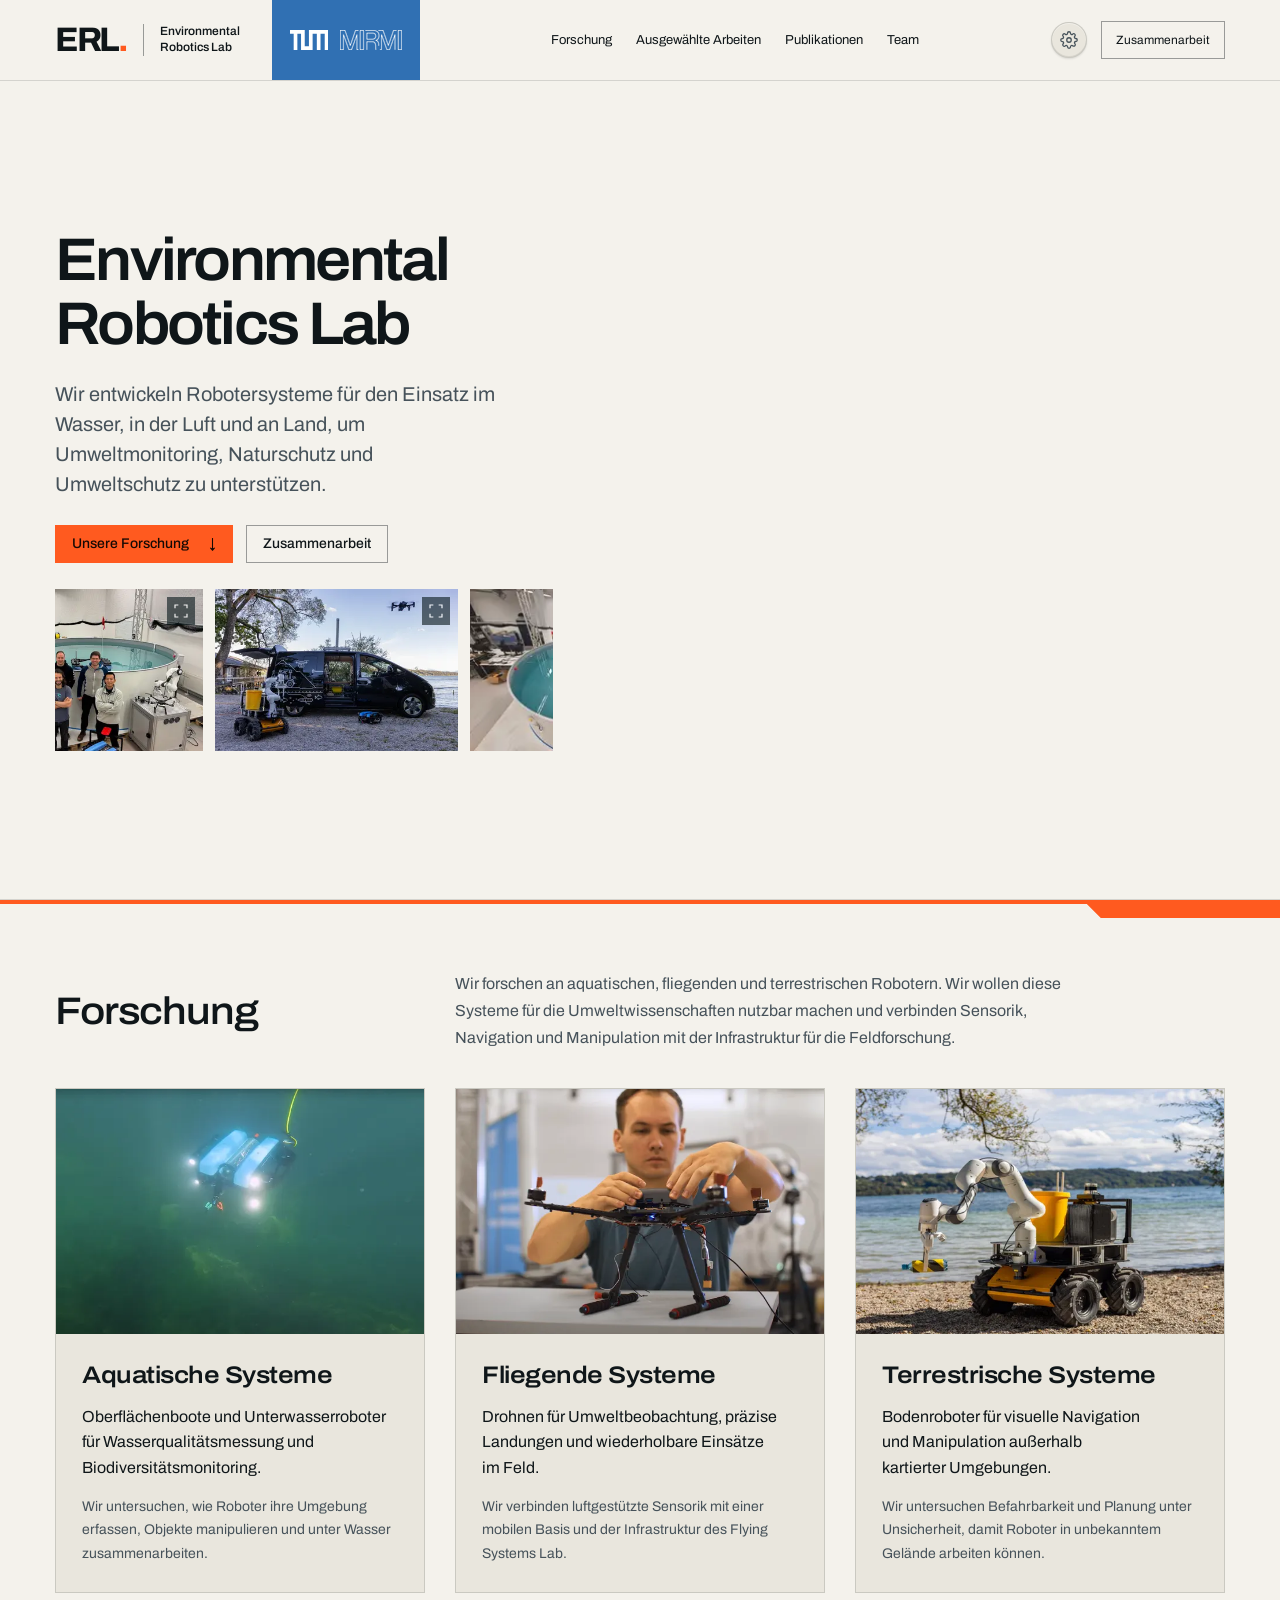
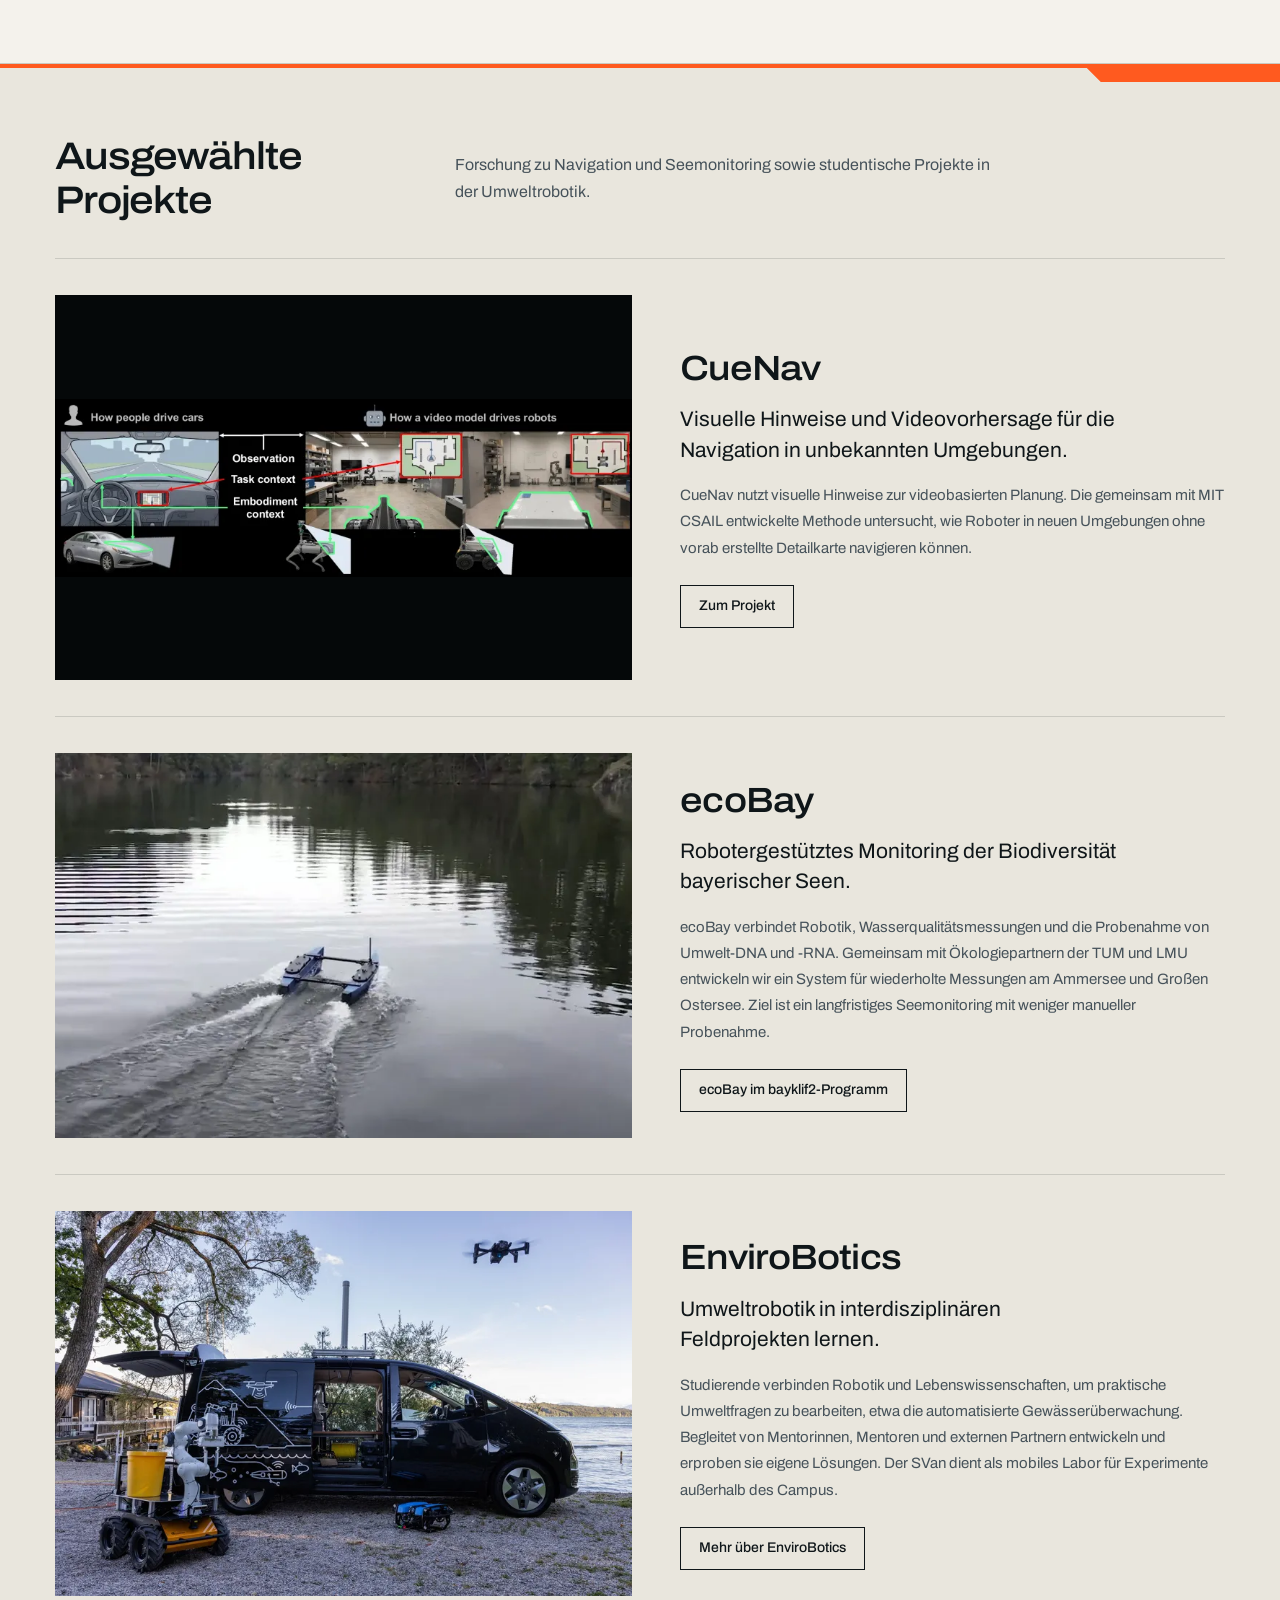
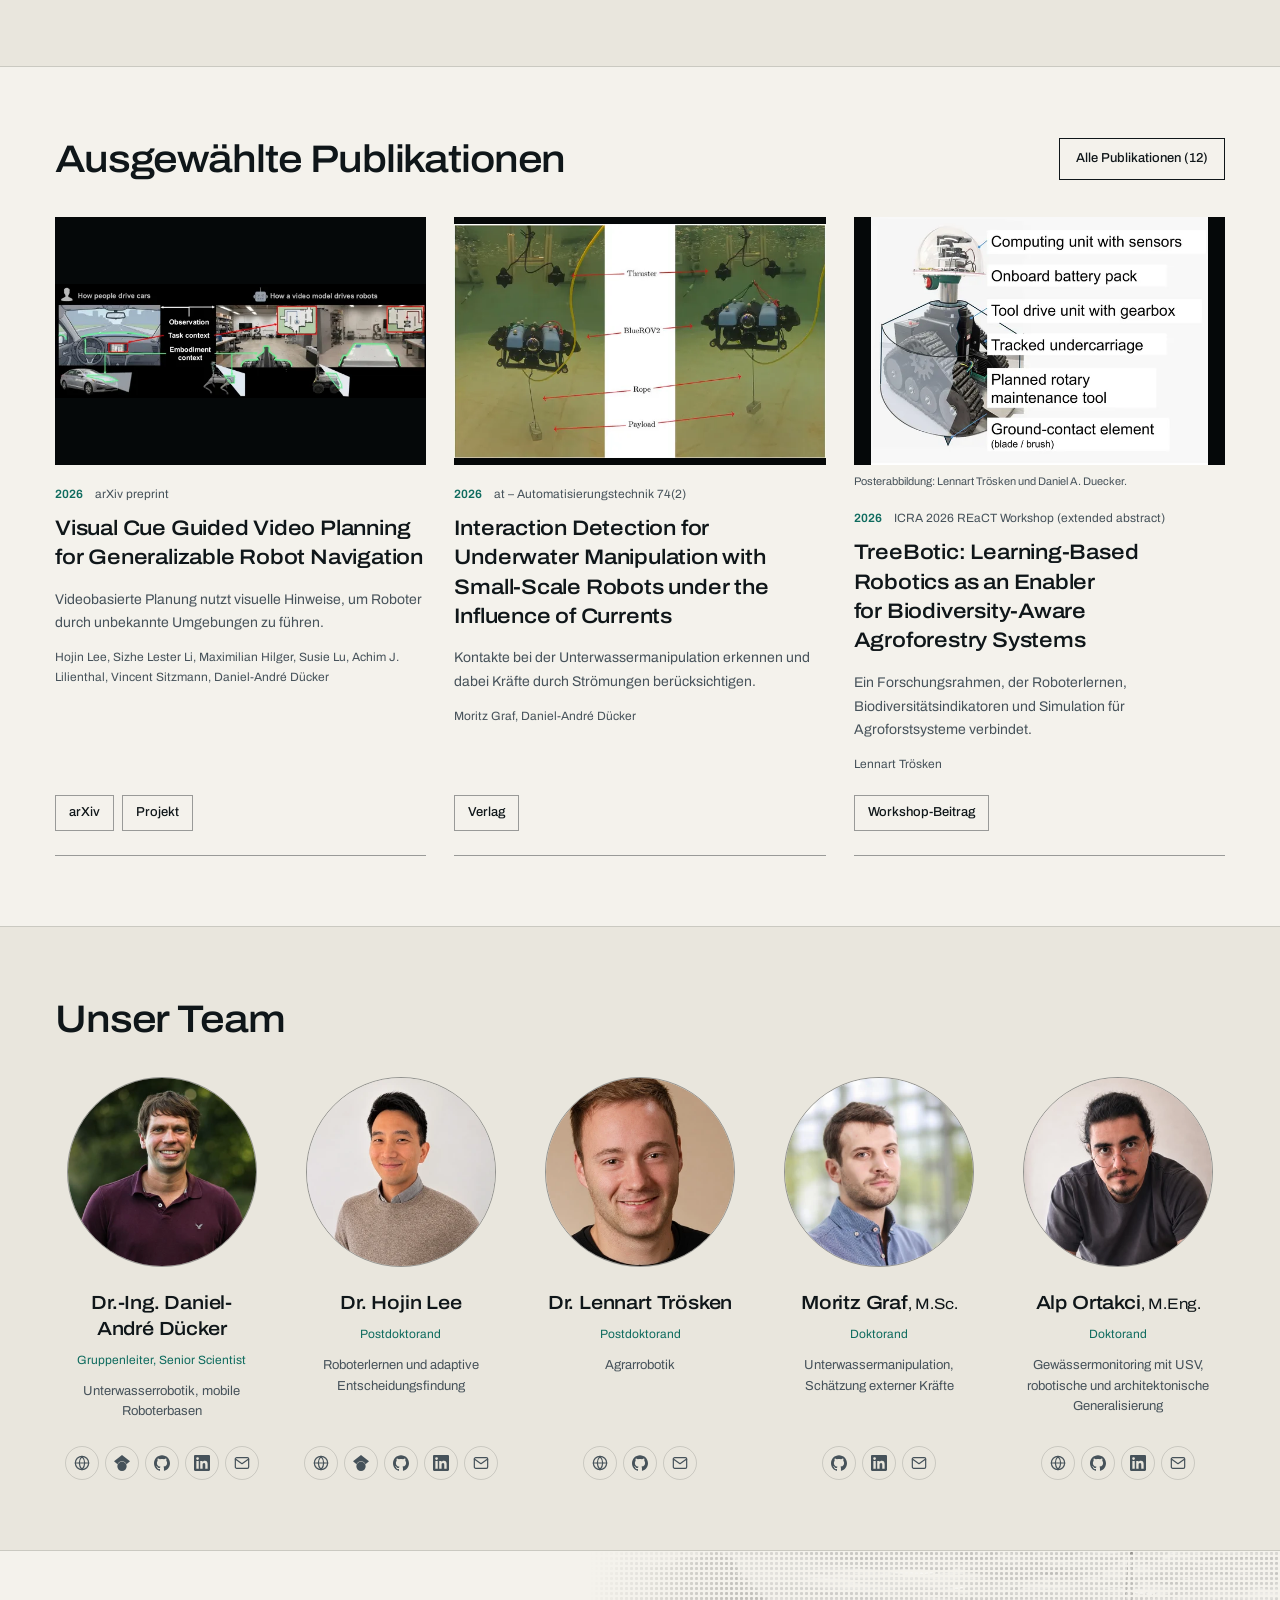
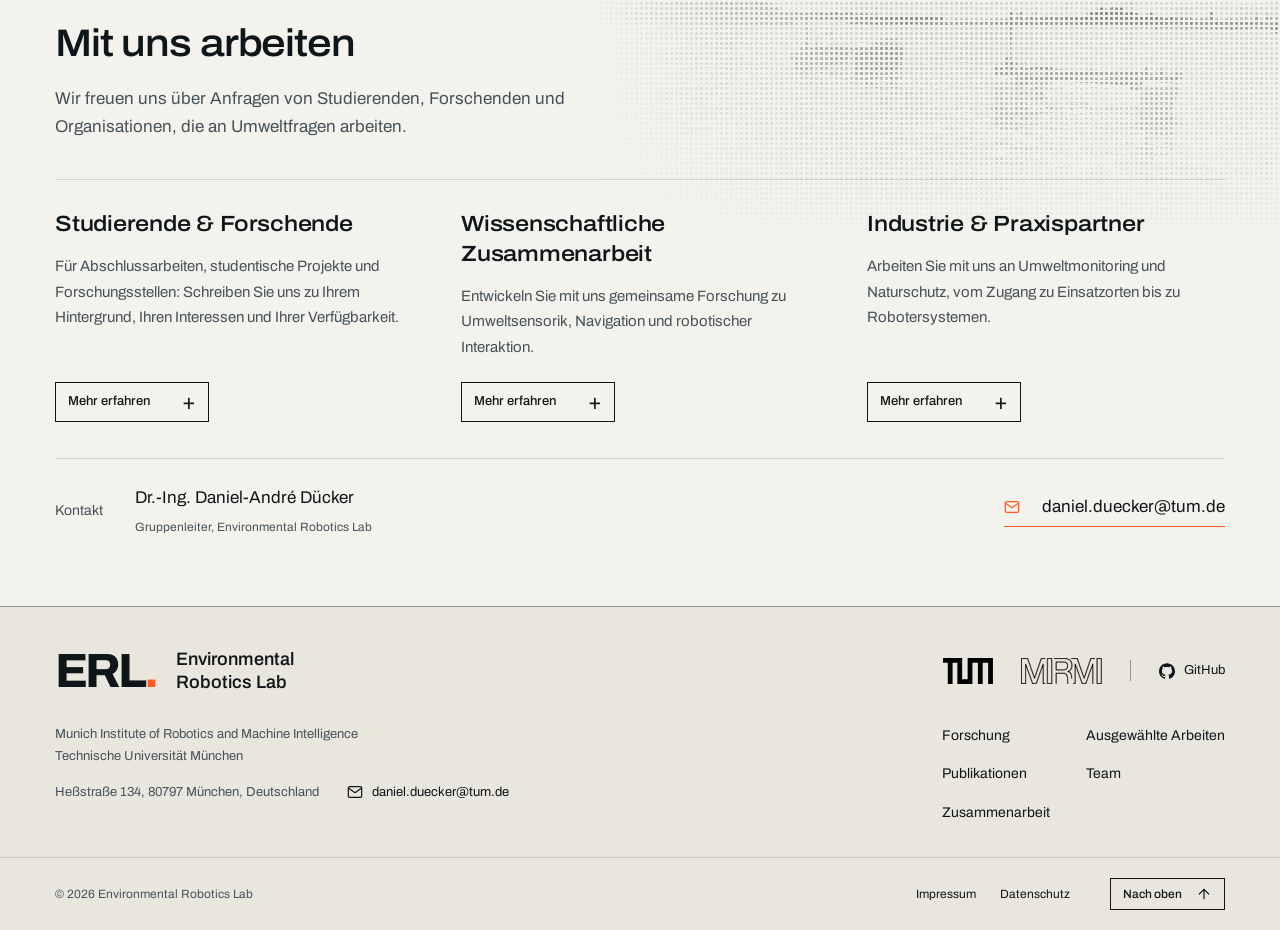
<file: de/index.html>
<!DOCTYPE html><html lang="de"><head><meta charset="utf-8"><meta name="viewport" content="width=device-width, initial-scale=1"><meta name="color-scheme" content="light dark"><title>Environmental Robotics Lab at TUM</title><meta name="description" content="Wir entwickeln Robotersysteme für den Einsatz im Wasser, in der Luft und an Land, um Umweltmonitoring, Naturschutz und Umweltschutz zu unterstützen."><meta property="og:title" content="Environmental Robotics Lab at TUM"><meta property="og:description" content="Wir entwickeln Robotersysteme für den Einsatz im Wasser, in der Luft und an Land, um Umweltmonitoring, Naturschutz und Umweltschutz zu unterstützen."><meta property="og:type" content="website"><meta property="og:site_name" content="Environmental Robotics Lab"><meta property="og:image" content="https://environmentalroboticslab.org/social/erl-preview.png"><meta property="og:image:secure_url" content="https://environmentalroboticslab.org/social/erl-preview.png"><meta property="og:image:type" content="image/png"><meta property="og:image:width" content="1200"><meta property="og:image:height" content="630"><meta property="og:image:alt" content="Environmental Robotics Lab mit mobilem Labor sowie Boden- und Unterwasserrobotern am See."><meta name="twitter:card" content="summary_large_image"><meta name="twitter:title" content="Environmental Robotics Lab at TUM"><meta name="twitter:description" content="Wir entwickeln Robotersysteme für den Einsatz im Wasser, in der Luft und an Land, um Umweltmonitoring, Naturschutz und Umweltschutz zu unterstützen."><meta name="twitter:image" content="https://environmentalroboticslab.org/social/erl-preview.png"><meta name="twitter:image:alt" content="Environmental Robotics Lab mit mobilem Labor sowie Boden- und Unterwasserrobotern am See."><meta property="og:url" content="https://environmentalroboticslab.org/de/"><meta property="og:locale" content="de_DE"><link rel="canonical" href="https://environmentalroboticslab.org/de/"><link rel="alternate" hreflang="en" href="https://environmentalroboticslab.org/"><link rel="alternate" hreflang="de" href="https://environmentalroboticslab.org/de/"><link rel="alternate" hreflang="x-default" href="https://environmentalroboticslab.org/"><link rel="icon" href="/favicon.svg" type="image/svg+xml"><script>
      (() => {
        let theme = matchMedia('(prefers-color-scheme: dark)').matches ? 'dark' : 'light';
        let motion = 'auto';
        try {
          const override = new URLSearchParams(location.search).get('theme') || localStorage.getItem('theme');
          if (override === 'light' || override === 'dark') theme = override;
          motion = localStorage.getItem('motion') || 'auto';
        } catch {}
        document.documentElement.dataset.theme = theme;
        document.documentElement.dataset.motionChoice = motion;
        document.documentElement.dataset.motion = motion === 'auto' ? (matchMedia('(prefers-reduced-motion: reduce)').matches ? 'reduce' : 'full') : motion;
      })();
    </script><link rel="stylesheet" href="/_astro/Layout.pDkKB2x7.css"><link rel="stylesheet" href="/_astro/index.D0DNIUPF.css"></head><body class="placeholder-site" id="page-top"><a class="skip" href="#main">Zum Inhalt springen</a><header class="site-header"><div class="shell header-row"><a class="brand" href="/de/" aria-label="Environmental Robotics Lab an der TUM"><span class="brand-mark">ERL<span aria-hidden="true">.</span></span><span class="brand-name">Environmental<br>Robotics Lab</span></a><div class="institution-marks"><a href="https://www.tum.de/en/" aria-label="Technical University of Munich"><svg xmlns:dc="http://purl.org/dc/elements/1.1/" xmlns:cc="http://creativecommons.org/ns#" xmlns:rdf="http://www.w3.org/1999/02/22-rdf-syntax-ns#" xmlns:svg="http://www.w3.org/2000/svg" xmlns:sodipodi="http://sodipodi.sourceforge.net/DTD/sodipodi-0.dtd" xmlns:inkscape="http://www.inkscape.org/namespaces/inkscape" id="Ebene_1" x="0px" y="0px" width="408.16" height="212.46684" viewBox="-16.014 -31 408.16 212.46684" enable-background="new -16.014 -31 149 114" xml:space="preserve" sodipodi:docname="TUM_Web_Logo_blau.svg" inkscape:version="1.0.1 (3bc2e813f5, 2020-09-07)" class="institution-mark"><metadata id="metadata13"><rdf:RDF><cc:Work rdf:about=""><dc:format>image/svg+xml</dc:format><dc:type rdf:resource="http://purl.org/dc/dcmitype/StillImage" /><dc:title>TUM_Web_Logo_blau</dc:title></cc:Work></rdf:RDF></metadata><defs id="defs11" /><sodipodi:namedview pagecolor="#ffffff" bordercolor="#666666" borderopacity="1" objecttolerance="10" gridtolerance="10" guidetolerance="10" inkscape:pageopacity="0" inkscape:pageshadow="2" inkscape:window-width="1920" inkscape:window-height="986" id="namedview9" showgrid="false" fit-margin-top="0" fit-margin-left="0" fit-margin-right="0" fit-margin-bottom="0" inkscape:zoom="1.754386" inkscape:cx="124.61021" inkscape:cy="115.2546" inkscape:window-x="-11" inkscape:window-y="-11" inkscape:window-maximized="1" inkscape:current-layer="Ebene_1" />
<title id="title2">TUM_Web_Logo_blau</title>
<desc id="desc4">TUM</desc>
<path fill="#3070b3" d="m 140.54052,-31 v 173.32822 h 44.72985 V -31 H 392.146 V 181.46685 H 353.00738 V 8.138629 H 308.2775 V 181.46685 H 269.13887 V 8.138629 H 224.40902 V 181.46685 H 101.4019 V 8.138629 H 62.26327 V 181.46685 H 23.12462 V 8.138629 H -16.014 V -31 Z" id="path6" style="stroke-width:5.59123" />
</svg></a><a href="https://www.mirmi.tum.de/en/mirmi/" aria-label="Munich Institute of Robotics and Machine Intelligence"><img src="/_astro/mirmi.BAgoNZDB_Z1UIhLS.webp" srcset="/_astro/mirmi.BAgoNZDB_Z1UIhLS.webp 1x, /_astro/mirmi.BAgoNZDB_12aJum.webp 2x, /_astro/mirmi.BAgoNZDB_1ezzxe.webp 3x" alt="MIRMI" loading="eager" decoding="async" width="62" height="20" class="institution-mark"></a></div><nav class="desktop-nav" aria-label="Hauptnavigation"><a href="/de/#research">Forschung</a><a href="/de/#work">Ausgewählte Arbeiten</a><a href="/de/publications/">Publikationen</a><a href="/de/#people">Team</a></nav><div class="header-tools"><details class="opt" data-options data-astro-cid-2rwairet><summary aria-label="Sprache, Farbschema und Bewegung" title="Sprache, Farbschema und Bewegung" data-astro-cid-2rwairet><svg class="opt__icon" width="18" height="18" viewBox="0 0 24 24" aria-hidden="true" fill="none" stroke="currentColor" stroke-width="1.7" stroke-linecap="round" stroke-linejoin="round" data-astro-cid-2rwairet><circle cx="12" cy="12" r="3" data-astro-cid-2rwairet></circle><path d="M19.4 15a1.65 1.65 0 0 0 .33 1.82l.06.06a2 2 0 1 1-2.83 2.83l-.06-.06a1.65 1.65 0 0 0-1.82-.33 1.65 1.65 0 0 0-1 1.51V21a2 2 0 1 1-4 0v-.09a1.65 1.65 0 0 0-1.08-1.51 1.65 1.65 0 0 0-1.82.33l-.06.06a2 2 0 1 1-2.83-2.83l.06-.06a1.65 1.65 0 0 0 .33-1.82 1.65 1.65 0 0 0-1.51-1H3a2 2 0 1 1 0-4h.09A1.65 1.65 0 0 0 4.6 9a1.65 1.65 0 0 0-.33-1.82l-.06-.06a2 2 0 1 1 2.83-2.83l.06.06a1.65 1.65 0 0 0 1.82.33H9a1.65 1.65 0 0 0 1-1.51V3a2 2 0 1 1 4 0v.09a1.65 1.65 0 0 0 1 1.51 1.65 1.65 0 0 0 1.82-.33l.06-.06a2 2 0 1 1 2.83 2.83l-.06.06a1.65 1.65 0 0 0-.33 1.82V9a1.65 1.65 0 0 0 1.51 1H21a2 2 0 1 1 0 4h-.09a1.65 1.65 0 0 0-1.51 1z" data-astro-cid-2rwairet></path></svg></summary><div class="opt__panel" data-astro-cid-2rwairet><p class="label" data-astro-cid-2rwairet>Sprache</p><div class="opt__row" role="group" aria-label="Sprache" data-astro-cid-2rwairet><a class="opt__choice opt__language" href="/" data-language-path="/" hreflang="en" lang="en" data-astro-cid-2rwairet><span data-astro-cid-2rwairet>English</span></a><a class="opt__choice opt__language" href="/de/" data-language-path="/de/" hreflang="de" lang="de" aria-current="true" data-astro-cid-2rwairet><span data-astro-cid-2rwairet>Deutsch</span><svg width="12" height="12" viewBox="0 0 16 16" fill="none" stroke="currentColor" stroke-width="1.8" aria-hidden="true" data-astro-cid-2rwairet><path d="m3 8 3 3 7-7" data-astro-cid-2rwairet></path></svg></a></div><p class="label" data-astro-cid-2rwairet>Farbschema</p><div class="opt__row" role="group" data-astro-cid-2rwairet><button type="button" class="opt__choice" data-theme-set="light" data-astro-cid-2rwairet>Hell</button><button type="button" class="opt__choice" data-theme-set="dark" data-astro-cid-2rwairet>Dunkel</button></div><p class="label" data-astro-cid-2rwairet>Bewegung</p><div class="opt__row opt__row--3" role="group" data-astro-cid-2rwairet><button type="button" class="opt__choice" data-motion-set="auto" data-astro-cid-2rwairet>Auto</button><button type="button" class="opt__choice" data-motion-set="full" data-astro-cid-2rwairet>An</button><button type="button" class="opt__choice" data-motion-set="reduce" data-astro-cid-2rwairet>Aus</button></div></div></details><script type="module">var e=()=>{document.querySelectorAll(`[data-language-path]`).forEach(e=>{e.href=`${e.dataset.languagePath}${location.search}${location.hash}`})};e(),window.addEventListener(`hashchange`,e),window.addEventListener(`popstate`,e);var t=document.documentElement,n=document.querySelectorAll(`[data-theme-set]`),r=()=>n.forEach(e=>e.setAttribute(`aria-current`,String(e.dataset.themeSet===t.dataset.theme)));n.forEach(e=>e.addEventListener(`click`,()=>{let n=e.dataset.themeSet===`dark`?`dark`:`light`;t.dataset.theme=n;try{localStorage.setItem(`theme`,n)}catch{}window.dispatchEvent(new CustomEvent(`themechange`,{detail:n})),r()})),r();var i=document.querySelectorAll(`[data-motion-set]`),a=()=>{try{return localStorage.getItem(`motion`)??`auto`}catch{return`auto`}},o=()=>{let e=a();i.forEach(t=>t.setAttribute(`aria-current`,String(t.dataset.motionSet===e)))};i.forEach(e=>e.addEventListener(`click`,()=>{let n=e.dataset.motionSet??`auto`;try{n===`auto`?localStorage.removeItem(`motion`):localStorage.setItem(`motion`,n)}catch{}let r=matchMedia(`(prefers-reduced-motion: reduce)`).matches?`reduce`:`full`;t.dataset.motionChoice=n,t.dataset.motion=n===`auto`?r:n,window.dispatchEvent(new CustomEvent(`motionchange`,{detail:t.dataset.motion})),o()})),o(),document.querySelectorAll(`[data-options]`).forEach(e=>{document.addEventListener(`click`,t=>{e.open&&!e.contains(t.target)&&(e.open=!1)}),e.addEventListener(`keydown`,t=>{t.key===`Escape`&&(e.open=!1,e.querySelector(`summary`)?.focus())})});</script><a class="header-contact" href="/de/#contact">Zusammenarbeit</a><details class="mobile-menu"><summary><span class="mobile-menu__label">Menü</span><svg class="mobile-menu__icon" aria-hidden="true" width="22" height="22" viewBox="0 0 24 24" fill="none" stroke="currentColor" stroke-width="1.7"><path d="M4 7h16M4 12h16M4 17h16"></path></svg></summary><nav aria-label="Mobile Navigation"><a href="/de/#research">Forschung</a><a href="/de/#work">Ausgewählte Arbeiten</a><a href="/de/publications/">Publikationen</a><a href="/de/#people">Team</a><a href="/de/#contact">Zusammenarbeit</a></nav></details></div></div></header><main id="main"><section class="intro" aria-labelledby="lab-title"><div class="intro-scene"><div data-hero-mount data-lang="de"></div><script type="module" src="/_astro/Hero.astro_astro_type_script_index_0_lang.DgzYTShx.js"></script></div><div class="shell intro-grid"><div class="intro-copy" data-hero-card><h1 id="lab-title">Environmental<br>Robotics Lab</h1><p class="intro-mission">Wir entwickeln Robotersysteme für den Einsatz im Wasser, in der Luft und an Land, um Umweltmonitoring, Naturschutz und Umweltschutz zu unterstützen.</p><div class="intro-actions"><a class="btn btn--signal" href="#research">Unsere Forschung<span aria-hidden="true">↓</span></a><a class="btn intro-contact" href="#contact">Zusammenarbeit</a></div><div class="intro-photos"><div class="photo-reel" data-reel data-astro-cid-y2kjb6ib><div class="photo-reel__viewport" tabindex="0" role="region" aria-label="Bilder aus dem Labor und dem Feldeinsatz" data-reel-viewport data-astro-cid-y2kjb6ib><div class="photo-reel__track" data-astro-cid-y2kjb6ib><div class="photo-reel__set" data-astro-cid-y2kjb6ib><figure class="photo-reel__frame photo-reel__frame--group" data-frame="erl-group-2025" data-astro-cid-y2kjb6ib><button class="photo-reel__open" type="button" data-photo-index="0" data-photo-full="/_astro/team-lab.Znet0iZP_Z2oK2S5.webp" data-photo-caption="Im Environmental Robotics Lab, 2025" data-photo-credit aria-label="Foto vergrößern: Im Environmental Robotics Lab, 2025" data-astro-cid-y2kjb6ib><img src="/_astro/team-lab.Znet0iZP_7xMND.webp" srcset="/_astro/team-lab.Znet0iZP_Z1letku.webp 240w, /_astro/team-lab.Znet0iZP_oxL6k.webp 420w, /_astro/team-lab.Znet0iZP_7xMND.webp 600w, /_astro/team-lab.Znet0iZP_Z2pVpEQ.webp 840w" alt="Im Environmental Robotics Lab, 2025" width="600" height="400" sizes="(min-width: 681px) 250px, calc((100vw - 52px) / 2)" decoding="async" loading="eager" fetchpriority="high" data-astro-cid-y2kjb6ib><span class="photo-reel__expand" aria-hidden="true" data-astro-cid-y2kjb6ib><svg viewBox="0 0 24 24" width="16" height="16" fill="none" stroke="currentColor" stroke-width="1.8" data-astro-cid-y2kjb6ib><path d="M8 3H3v5m13-5h5v5M3 16v5h5m13-5v5h-5" data-astro-cid-y2kjb6ib></path></svg></span></button><figcaption data-astro-cid-y2kjb6ib>Im Environmental Robotics Lab, 2025</figcaption></figure><figure class="photo-reel__frame" data-frame="svan-team" data-astro-cid-y2kjb6ib><button class="photo-reel__open" type="button" data-photo-index="1" data-photo-full="/_astro/svan-team.ByA7DaCm_ZsvGXE.webp" data-photo-caption="Der SVan mit Luft-, Boden- und Unterwasserrobotern" data-photo-credit aria-label="Foto vergrößern: Der SVan mit Luft-, Boden- und Unterwasserrobotern" data-astro-cid-y2kjb6ib><img src="/_astro/svan-team.ByA7DaCm_2o86qW.webp" srcset="/_astro/svan-team.ByA7DaCm_2vlNLd.webp 240w, /_astro/svan-team.ByA7DaCm_Qcv5S.webp 420w, /_astro/svan-team.ByA7DaCm_2o86qW.webp 600w, /_astro/svan-team.ByA7DaCm_Z1lHpWL.webp 840w" alt="Der SVan mit Luft-, Boden- und Unterwasserrobotern" width="600" height="400" sizes="(min-width: 681px) 250px, calc((100vw - 52px) / 2)" decoding="async" loading="eager" fetchpriority="high" data-astro-cid-y2kjb6ib><span class="photo-reel__expand" aria-hidden="true" data-astro-cid-y2kjb6ib><svg viewBox="0 0 24 24" width="16" height="16" fill="none" stroke="currentColor" stroke-width="1.8" data-astro-cid-y2kjb6ib><path d="M8 3H3v5m13-5h5v5M3 16v5h5m13-5v5h-5" data-astro-cid-y2kjb6ib></path></svg></span></button><figcaption data-astro-cid-y2kjb6ib>Der SVan mit Luft-, Boden- und Unterwasserrobotern</figcaption></figure><figure class="photo-reel__frame" data-frame="mirmi-underwater-lab" data-astro-cid-y2kjb6ib><button class="photo-reel__open" type="button" data-photo-index="2" data-photo-full="/_astro/underwater-lab.B7HQhKQm_1DU628.webp" data-photo-caption="Das Underwater Systems Lab" data-photo-credit="MIRMI" aria-label="Foto vergrößern: Das Underwater Systems Lab" data-astro-cid-y2kjb6ib><img data-reel-src="/_astro/underwater-lab.B7HQhKQm_ZMCSlK.webp" data-reel-srcset="/_astro/underwater-lab.B7HQhKQm_1QnpTe.webp 240w, /_astro/underwater-lab.B7HQhKQm_D5kSx.webp 420w, /_astro/underwater-lab.B7HQhKQm_ZMCSlK.webp 600w, /_astro/underwater-lab.B7HQhKQm_Z17L3vj.webp 840w" alt="Das Underwater Systems Lab" width="600" height="400" sizes="(min-width: 681px) 250px, calc((100vw - 52px) / 2)" decoding="async" loading="eager" fetchpriority="auto" data-astro-cid-y2kjb6ib><noscript><img src="/_astro/underwater-lab.B7HQhKQm_ZMCSlK.webp" alt="Das Underwater Systems Lab" width="600" height="400" loading="lazy" data-astro-cid-y2kjb6ib></noscript><span class="photo-reel__expand" aria-hidden="true" data-astro-cid-y2kjb6ib><svg viewBox="0 0 24 24" width="16" height="16" fill="none" stroke="currentColor" stroke-width="1.8" data-astro-cid-y2kjb6ib><path d="M8 3H3v5m13-5h5v5M3 16v5h5m13-5v5h-5" data-astro-cid-y2kjb6ib></path></svg></span></button><figcaption data-astro-cid-y2kjb6ib>Das Underwater Systems Lab<span data-astro-cid-y2kjb6ib>&copy; MIRMI</span></figcaption></figure><figure class="photo-reel__frame" data-frame="drone-field" data-astro-cid-y2kjb6ib><button class="photo-reel__open" type="button" data-photo-index="3" data-photo-full="/_astro/drone-field.CZsC-nvO_1E63QA.webp" data-photo-caption="Drohnenflug im Feldeinsatz" data-photo-credit aria-label="Foto vergrößern: Drohnenflug im Feldeinsatz" data-astro-cid-y2kjb6ib><img data-reel-src="/_astro/drone-field.CZsC-nvO_Z2fvaGi.webp" data-reel-srcset="/_astro/drone-field.CZsC-nvO_ZPRH7p.webp 240w, /_astro/drone-field.CZsC-nvO_Z2sFGEH.webp 420w, /_astro/drone-field.CZsC-nvO_Z2fvaGi.webp 600w, /_astro/drone-field.CZsC-nvO_1h4GEP.webp 840w" alt="Drohnenflug im Feldeinsatz" width="600" height="400" sizes="(min-width: 681px) 250px, calc((100vw - 52px) / 2)" decoding="async" loading="eager" fetchpriority="auto" data-astro-cid-y2kjb6ib><noscript><img src="/_astro/drone-field.CZsC-nvO_Z2fvaGi.webp" alt="Drohnenflug im Feldeinsatz" width="600" height="400" loading="lazy" data-astro-cid-y2kjb6ib></noscript><span class="photo-reel__expand" aria-hidden="true" data-astro-cid-y2kjb6ib><svg viewBox="0 0 24 24" width="16" height="16" fill="none" stroke="currentColor" stroke-width="1.8" data-astro-cid-y2kjb6ib><path d="M8 3H3v5m13-5h5v5M3 16v5h5m13-5v5h-5" data-astro-cid-y2kjb6ib></path></svg></span></button><figcaption data-astro-cid-y2kjb6ib>Drohnenflug im Feldeinsatz</figcaption></figure><figure class="photo-reel__frame" data-frame="svan-field" data-astro-cid-y2kjb6ib><button class="photo-reel__open" type="button" data-photo-index="4" data-photo-full="/_astro/svan-field.Ca-mg3RB_1EUya.webp" data-photo-caption="Der SVan und sein Roboterteam" data-photo-credit="Hyundai" aria-label="Foto vergrößern: Der SVan und sein Roboterteam" data-astro-cid-y2kjb6ib><img data-reel-src="/_astro/svan-field.Ca-mg3RB_1kFBKw.webp" data-reel-srcset="/_astro/svan-field.Ca-mg3RB_Z86EnB.webp 240w, /_astro/svan-field.Ca-mg3RB_1BFA3d.webp 420w, /_astro/svan-field.Ca-mg3RB_1kFBKw.webp 600w, /_astro/svan-field.Ca-mg3RB_Z1cNAHX.webp 840w" alt="Der SVan und sein Roboterteam" width="600" height="400" sizes="(min-width: 681px) 250px, calc((100vw - 52px) / 2)" decoding="async" loading="eager" fetchpriority="auto" data-astro-cid-y2kjb6ib><noscript><img src="/_astro/svan-field.Ca-mg3RB_1kFBKw.webp" alt="Der SVan und sein Roboterteam" width="600" height="400" loading="lazy" data-astro-cid-y2kjb6ib></noscript><span class="photo-reel__expand" aria-hidden="true" data-astro-cid-y2kjb6ib><svg viewBox="0 0 24 24" width="16" height="16" fill="none" stroke="currentColor" stroke-width="1.8" data-astro-cid-y2kjb6ib><path d="M8 3H3v5m13-5h5v5M3 16v5h5m13-5v5h-5" data-astro-cid-y2kjb6ib></path></svg></span></button><figcaption data-astro-cid-y2kjb6ib>Der SVan und sein Roboterteam<span data-astro-cid-y2kjb6ib>&copy; Hyundai</span></figcaption></figure><figure class="photo-reel__frame" data-frame="husky-shore" data-astro-cid-y2kjb6ib><button class="photo-reel__open" type="button" data-photo-index="5" data-photo-full="/_astro/husky-shore.7jEYjudq_gYQL2.webp" data-photo-caption="Husky-Bodenroboter mit Manipulator am Seeufer" data-photo-credit aria-label="Foto vergrößern: Husky-Bodenroboter mit Manipulator am Seeufer" data-astro-cid-y2kjb6ib><img data-reel-src="/_astro/husky-shore.7jEYjudq_JHjSN.webp" data-reel-srcset="/_astro/husky-shore.7jEYjudq_29kMsG.webp 240w, /_astro/husky-shore.7jEYjudq_wwMUo.webp 420w, /_astro/husky-shore.7jEYjudq_JHjSN.webp 600w, /_astro/husky-shore.7jEYjudq_ZMSVy0.webp 840w" alt="Husky-Bodenroboter mit Manipulator am Seeufer" width="600" height="400" sizes="(min-width: 681px) 250px, calc((100vw - 52px) / 2)" decoding="async" loading="eager" fetchpriority="auto" data-astro-cid-y2kjb6ib><noscript><img src="/_astro/husky-shore.7jEYjudq_JHjSN.webp" alt="Husky-Bodenroboter mit Manipulator am Seeufer" width="600" height="400" loading="lazy" data-astro-cid-y2kjb6ib></noscript><span class="photo-reel__expand" aria-hidden="true" data-astro-cid-y2kjb6ib><svg viewBox="0 0 24 24" width="16" height="16" fill="none" stroke="currentColor" stroke-width="1.8" data-astro-cid-y2kjb6ib><path d="M8 3H3v5m13-5h5v5M3 16v5h5m13-5v5h-5" data-astro-cid-y2kjb6ib></path></svg></span></button><figcaption data-astro-cid-y2kjb6ib>Husky-Bodenroboter mit Manipulator am Seeufer</figcaption></figure><figure class="photo-reel__frame" data-frame="lab-rov" data-astro-cid-y2kjb6ib><button class="photo-reel__open" type="button" data-photo-index="6" data-photo-full="/_astro/lab-rov.DZ6GX-1U_1IDtr1.webp" data-photo-caption="Vorbereitung eines Unterwasserroboters" data-photo-credit="Hyundai" aria-label="Foto vergrößern: Vorbereitung eines Unterwasserroboters" data-astro-cid-y2kjb6ib><img data-reel-src="/_astro/lab-rov.DZ6GX-1U_TYG5r.webp" data-reel-srcset="/_astro/lab-rov.DZ6GX-1U_1WTWIE.webp 240w, /_astro/lab-rov.DZ6GX-1U_ZUdDFU.webp 420w, /_astro/lab-rov.DZ6GX-1U_TYG5r.webp 600w, /_astro/lab-rov.DZ6GX-1U_Z1A7P9a.webp 840w" alt="Vorbereitung eines Unterwasserroboters" width="600" height="400" sizes="(min-width: 681px) 250px, calc((100vw - 52px) / 2)" decoding="async" loading="eager" fetchpriority="auto" data-astro-cid-y2kjb6ib><noscript><img src="/_astro/lab-rov.DZ6GX-1U_TYG5r.webp" alt="Vorbereitung eines Unterwasserroboters" width="600" height="400" loading="lazy" data-astro-cid-y2kjb6ib></noscript><span class="photo-reel__expand" aria-hidden="true" data-astro-cid-y2kjb6ib><svg viewBox="0 0 24 24" width="16" height="16" fill="none" stroke="currentColor" stroke-width="1.8" data-astro-cid-y2kjb6ib><path d="M8 3H3v5m13-5h5v5M3 16v5h5m13-5v5h-5" data-astro-cid-y2kjb6ib></path></svg></span></button><figcaption data-astro-cid-y2kjb6ib>Vorbereitung eines Unterwasserroboters<span data-astro-cid-y2kjb6ib>&copy; Hyundai</span></figcaption></figure><figure class="photo-reel__frame" data-frame="field-equipment" data-astro-cid-y2kjb6ib><button class="photo-reel__open" type="button" data-photo-index="7" data-photo-full="/_astro/field-equipment.shcoHc1h_276IKD.webp" data-photo-caption="Vorbereitung der Roboter und Ausrüstung für den Feldeinsatz" data-photo-credit aria-label="Foto vergrößern: Vorbereitung der Roboter und Ausrüstung für den Feldeinsatz" data-astro-cid-y2kjb6ib><img data-reel-src="/_astro/field-equipment.shcoHc1h_1D4X88.webp" data-reel-srcset="/_astro/field-equipment.shcoHc1h_Z2tEz3l.webp 240w, /_astro/field-equipment.shcoHc1h_rfsPk.webp 420w, /_astro/field-equipment.shcoHc1h_1D4X88.webp 600w, /_astro/field-equipment.shcoHc1h_yQfde.webp 840w" alt="Vorbereitung der Roboter und Ausrüstung für den Feldeinsatz" width="600" height="400" sizes="(min-width: 681px) 250px, calc((100vw - 52px) / 2)" decoding="async" loading="eager" fetchpriority="auto" data-astro-cid-y2kjb6ib><noscript><img src="/_astro/field-equipment.shcoHc1h_1D4X88.webp" alt="Vorbereitung der Roboter und Ausrüstung für den Feldeinsatz" width="600" height="400" loading="lazy" data-astro-cid-y2kjb6ib></noscript><span class="photo-reel__expand" aria-hidden="true" data-astro-cid-y2kjb6ib><svg viewBox="0 0 24 24" width="16" height="16" fill="none" stroke="currentColor" stroke-width="1.8" data-astro-cid-y2kjb6ib><path d="M8 3H3v5m13-5h5v5M3 16v5h5m13-5v5h-5" data-astro-cid-y2kjb6ib></path></svg></span></button><figcaption data-astro-cid-y2kjb6ib>Vorbereitung der Roboter und Ausrüstung für den Feldeinsatz</figcaption></figure><figure class="photo-reel__frame" data-frame="mirmi-husky" data-astro-cid-y2kjb6ib><button class="photo-reel__open" type="button" data-photo-index="8" data-photo-full="/_astro/hero.CRDC8Xeg_IJ7wm.webp" data-photo-caption="Der Husky A200 am Ufer" data-photo-credit="MIRMI" aria-label="Foto vergrößern: Der Husky A200 am Ufer" data-astro-cid-y2kjb6ib><img data-reel-src="/_astro/hero.CRDC8Xeg_Z2cqjT8.webp" data-reel-srcset="/_astro/hero.CRDC8Xeg_Z2akvpx.webp 240w, /_astro/hero.CRDC8Xeg_2a8rjG.webp 420w, /_astro/hero.CRDC8Xeg_Z2cqjT8.webp 600w, /_astro/hero.CRDC8Xeg_ZLk8Px.webp 840w" alt="Der Husky A200 am Ufer" width="600" height="400" sizes="(min-width: 681px) 250px, calc((100vw - 52px) / 2)" decoding="async" loading="eager" fetchpriority="auto" data-astro-cid-y2kjb6ib><noscript><img src="/_astro/hero.CRDC8Xeg_Z2cqjT8.webp" alt="Der Husky A200 am Ufer" width="600" height="400" loading="lazy" data-astro-cid-y2kjb6ib></noscript><span class="photo-reel__expand" aria-hidden="true" data-astro-cid-y2kjb6ib><svg viewBox="0 0 24 24" width="16" height="16" fill="none" stroke="currentColor" stroke-width="1.8" data-astro-cid-y2kjb6ib><path d="M8 3H3v5m13-5h5v5M3 16v5h5m13-5v5h-5" data-astro-cid-y2kjb6ib></path></svg></span></button><figcaption data-astro-cid-y2kjb6ib>Der Husky A200 am Ufer<span data-astro-cid-y2kjb6ib>&copy; MIRMI</span></figcaption></figure><figure class="photo-reel__frame" data-frame="svan-husky" data-astro-cid-y2kjb6ib><button class="photo-reel__open" type="button" data-photo-index="9" data-photo-full="/_astro/svan-husky.B1PPVNvh_2ri6xu.webp" data-photo-caption="Der Bodenroboter verlässt den SVan" data-photo-credit="Hyundai" aria-label="Foto vergrößern: Der Bodenroboter verlässt den SVan" data-astro-cid-y2kjb6ib><img data-reel-src="/_astro/svan-husky.B1PPVNvh_Z1jSl45.webp" data-reel-srcset="/_astro/svan-husky.B1PPVNvh_2hvvAI.webp 240w, /_astro/svan-husky.B1PPVNvh_Z12SmLo.webp 420w, /_astro/svan-husky.B1PPVNvh_Z1jSl45.webp 600w, /_astro/svan-husky.B1PPVNvh_1cNzgm.webp 840w" alt="Der Bodenroboter verlässt den SVan" width="600" height="400" sizes="(min-width: 681px) 250px, calc((100vw - 52px) / 2)" decoding="async" loading="eager" fetchpriority="auto" data-astro-cid-y2kjb6ib><noscript><img src="/_astro/svan-husky.B1PPVNvh_Z1jSl45.webp" alt="Der Bodenroboter verlässt den SVan" width="600" height="400" loading="lazy" data-astro-cid-y2kjb6ib></noscript><span class="photo-reel__expand" aria-hidden="true" data-astro-cid-y2kjb6ib><svg viewBox="0 0 24 24" width="16" height="16" fill="none" stroke="currentColor" stroke-width="1.8" data-astro-cid-y2kjb6ib><path d="M8 3H3v5m13-5h5v5M3 16v5h5m13-5v5h-5" data-astro-cid-y2kjb6ib></path></svg></span></button><figcaption data-astro-cid-y2kjb6ib>Der Bodenroboter verlässt den SVan<span data-astro-cid-y2kjb6ib>&copy; Hyundai</span></figcaption></figure><figure class="photo-reel__frame" data-frame="lab-gripper" data-astro-cid-y2kjb6ib><button class="photo-reel__open" type="button" data-photo-index="10" data-photo-full="/_astro/lab-gripper.DUZh8WIg_1MgPO5.webp" data-photo-caption="Einstellen eines Greifers" data-photo-credit="Hyundai" aria-label="Foto vergrößern: Einstellen eines Greifers" data-astro-cid-y2kjb6ib><img data-reel-src="/_astro/lab-gripper.DUZh8WIg_Z2iG9yE.webp" data-reel-srcset="/_astro/lab-gripper.DUZh8WIg_Z2bsreo.webp 240w, /_astro/lab-gripper.DUZh8WIg_1eznTd.webp 420w, /_astro/lab-gripper.DUZh8WIg_Z2iG9yE.webp 600w, /_astro/lab-gripper.DUZh8WIg_ZXkx9r.webp 840w" alt="Einstellen eines Greifers" width="600" height="400" sizes="(min-width: 681px) 250px, calc((100vw - 52px) / 2)" decoding="async" loading="eager" fetchpriority="auto" data-astro-cid-y2kjb6ib><noscript><img src="/_astro/lab-gripper.DUZh8WIg_Z2iG9yE.webp" alt="Einstellen eines Greifers" width="600" height="400" loading="lazy" data-astro-cid-y2kjb6ib></noscript><span class="photo-reel__expand" aria-hidden="true" data-astro-cid-y2kjb6ib><svg viewBox="0 0 24 24" width="16" height="16" fill="none" stroke="currentColor" stroke-width="1.8" data-astro-cid-y2kjb6ib><path d="M8 3H3v5m13-5h5v5M3 16v5h5m13-5v5h-5" data-astro-cid-y2kjb6ib></path></svg></span></button><figcaption data-astro-cid-y2kjb6ib>Einstellen eines Greifers<span data-astro-cid-y2kjb6ib>&copy; Hyundai</span></figcaption></figure><figure class="photo-reel__frame" data-frame="mirmi-flying-lab" data-astro-cid-y2kjb6ib><button class="photo-reel__open" type="button" data-photo-index="11" data-photo-full="/_astro/flying-lab.ND0EibVc_V21AY.webp" data-photo-caption="Das Flying Systems Lab" data-photo-credit="MIRMI" aria-label="Foto vergrößern: Das Flying Systems Lab" data-astro-cid-y2kjb6ib><img data-reel-src="/_astro/flying-lab.ND0EibVc_Z1zhDE8.webp" data-reel-srcset="/_astro/flying-lab.ND0EibVc_Z1s3VjR.webp 240w, /_astro/flying-lab.ND0EibVc_1WXSNJ.webp 420w, /_astro/flying-lab.ND0EibVc_Z1zhDE8.webp 600w, /_astro/flying-lab.ND0EibVc_ZeV2eU.webp 840w" alt="Das Flying Systems Lab" width="600" height="400" sizes="(min-width: 681px) 250px, calc((100vw - 52px) / 2)" decoding="async" loading="eager" fetchpriority="auto" data-astro-cid-y2kjb6ib><noscript><img src="/_astro/flying-lab.ND0EibVc_Z1zhDE8.webp" alt="Das Flying Systems Lab" width="600" height="400" loading="lazy" data-astro-cid-y2kjb6ib></noscript><span class="photo-reel__expand" aria-hidden="true" data-astro-cid-y2kjb6ib><svg viewBox="0 0 24 24" width="16" height="16" fill="none" stroke="currentColor" stroke-width="1.8" data-astro-cid-y2kjb6ib><path d="M8 3H3v5m13-5h5v5M3 16v5h5m13-5v5h-5" data-astro-cid-y2kjb6ib></path></svg></span></button><figcaption data-astro-cid-y2kjb6ib>Das Flying Systems Lab<span data-astro-cid-y2kjb6ib>&copy; MIRMI</span></figcaption></figure><figure class="photo-reel__frame" data-frame="svan-arm" data-astro-cid-y2kjb6ib><button class="photo-reel__open" type="button" data-photo-index="12" data-photo-full="/_astro/svan-arm.BhM7BFff_Z2qCOdS.webp" data-photo-caption="Der mobile Manipulator am SVan" data-photo-credit="Hyundai" aria-label="Foto vergrößern: Der mobile Manipulator am SVan" data-astro-cid-y2kjb6ib><img data-reel-src="/_astro/svan-arm.BhM7BFff_Z1enOov.webp" data-reel-srcset="/_astro/svan-arm.BhM7BFff_HXSdp.webp 240w, /_astro/svan-arm.BhM7BFff_Z2kue9W.webp 420w, /_astro/svan-arm.BhM7BFff_Z1enOov.webp 600w, /_astro/svan-arm.BhM7BFff_1iufz9.webp 840w" alt="Der mobile Manipulator am SVan" width="600" height="400" sizes="(min-width: 681px) 250px, calc((100vw - 52px) / 2)" decoding="async" loading="eager" fetchpriority="auto" data-astro-cid-y2kjb6ib><noscript><img src="/_astro/svan-arm.BhM7BFff_Z1enOov.webp" alt="Der mobile Manipulator am SVan" width="600" height="400" loading="lazy" data-astro-cid-y2kjb6ib></noscript><span class="photo-reel__expand" aria-hidden="true" data-astro-cid-y2kjb6ib><svg viewBox="0 0 24 24" width="16" height="16" fill="none" stroke="currentColor" stroke-width="1.8" data-astro-cid-y2kjb6ib><path d="M8 3H3v5m13-5h5v5M3 16v5h5m13-5v5h-5" data-astro-cid-y2kjb6ib></path></svg></span></button><figcaption data-astro-cid-y2kjb6ib>Der mobile Manipulator am SVan<span data-astro-cid-y2kjb6ib>&copy; Hyundai</span></figcaption></figure><figure class="photo-reel__frame" data-frame="lab-drone-build" data-astro-cid-y2kjb6ib><button class="photo-reel__open" type="button" data-photo-index="13" data-photo-full="/_astro/lab-drone-build.BRE1HMnp_ZeN119.webp" data-photo-caption="Arbeit an einer Drohne" data-photo-credit="Hyundai" aria-label="Foto vergrößern: Arbeit an einer Drohne" data-astro-cid-y2kjb6ib><img data-reel-src="/_astro/lab-drone-build.BRE1HMnp_ZYSE0o.webp" data-reel-srcset="/_astro/lab-drone-build.BRE1HMnp_Z5APXU.webp 240w, /_astro/lab-drone-build.BRE1HMnp_Zi1rHf.webp 420w, /_astro/lab-drone-build.BRE1HMnp_ZYSE0o.webp 600w, /_astro/lab-drone-build.BRE1HMnp_1Nxlgf.webp 840w" alt="Arbeit an einer Drohne" width="600" height="400" sizes="(min-width: 681px) 250px, calc((100vw - 52px) / 2)" decoding="async" loading="eager" fetchpriority="auto" data-astro-cid-y2kjb6ib><noscript><img src="/_astro/lab-drone-build.BRE1HMnp_ZYSE0o.webp" alt="Arbeit an einer Drohne" width="600" height="400" loading="lazy" data-astro-cid-y2kjb6ib></noscript><span class="photo-reel__expand" aria-hidden="true" data-astro-cid-y2kjb6ib><svg viewBox="0 0 24 24" width="16" height="16" fill="none" stroke="currentColor" stroke-width="1.8" data-astro-cid-y2kjb6ib><path d="M8 3H3v5m13-5h5v5M3 16v5h5m13-5v5h-5" data-astro-cid-y2kjb6ib></path></svg></span></button><figcaption data-astro-cid-y2kjb6ib>Arbeit an einer Drohne<span data-astro-cid-y2kjb6ib>&copy; Hyundai</span></figcaption></figure><figure class="photo-reel__frame" data-frame="mirmi-bluerov2" data-astro-cid-y2kjb6ib><button class="photo-reel__open" type="button" data-photo-index="14" data-photo-full="/_astro/hero.Cu0DKiqY_Z2vGY6w.webp" data-photo-caption="Der BlueROV2 am See" data-photo-credit="MIRMI" aria-label="Foto vergrößern: Der BlueROV2 am See" data-astro-cid-y2kjb6ib><img data-reel-src="/_astro/hero.Cu0DKiqY_2o5hoo.webp" data-reel-srcset="/_astro/hero.Cu0DKiqY_2qb5RY.webp 240w, /_astro/hero.Cu0DKiqY_1FrTNh.webp 420w, /_astro/hero.Cu0DKiqY_2o5hoo.webp 600w, /_astro/hero.Cu0DKiqY_Z1g0FlW.webp 840w" alt="Der BlueROV2 am See" width="600" height="400" sizes="(min-width: 681px) 250px, calc((100vw - 52px) / 2)" decoding="async" loading="eager" fetchpriority="auto" data-astro-cid-y2kjb6ib><noscript><img src="/_astro/hero.Cu0DKiqY_2o5hoo.webp" alt="Der BlueROV2 am See" width="600" height="400" loading="lazy" data-astro-cid-y2kjb6ib></noscript><span class="photo-reel__expand" aria-hidden="true" data-astro-cid-y2kjb6ib><svg viewBox="0 0 24 24" width="16" height="16" fill="none" stroke="currentColor" stroke-width="1.8" data-astro-cid-y2kjb6ib><path d="M8 3H3v5m13-5h5v5M3 16v5h5m13-5v5h-5" data-astro-cid-y2kjb6ib></path></svg></span></button><figcaption data-astro-cid-y2kjb6ib>Der BlueROV2 am See<span data-astro-cid-y2kjb6ib>&copy; MIRMI</span></figcaption></figure><figure class="photo-reel__frame" data-frame="svan-inside" data-astro-cid-y2kjb6ib><button class="photo-reel__open" type="button" data-photo-index="15" data-photo-full="/_astro/svan-inside.DwChFEyE_Z1Umx8K.webp" data-photo-caption="Im SVan" data-photo-credit="Hyundai" aria-label="Foto vergrößern: Im SVan" data-astro-cid-y2kjb6ib><img data-reel-src="/_astro/svan-inside.DwChFEyE_ZV8oHy.webp" data-reel-srcset="/_astro/svan-inside.DwChFEyE_ZNTGni.webp 240w, /_astro/svan-inside.DwChFEyE_Z2t403C.webp 420w, /_astro/svan-inside.DwChFEyE_ZV8oHy.webp 600w, /_astro/svan-inside.DwChFEyE_odcGE.webp 840w" alt="Im SVan" width="600" height="400" sizes="(min-width: 681px) 250px, calc((100vw - 52px) / 2)" decoding="async" loading="eager" fetchpriority="auto" data-astro-cid-y2kjb6ib><noscript><img src="/_astro/svan-inside.DwChFEyE_ZV8oHy.webp" alt="Im SVan" width="600" height="400" loading="lazy" data-astro-cid-y2kjb6ib></noscript><span class="photo-reel__expand" aria-hidden="true" data-astro-cid-y2kjb6ib><svg viewBox="0 0 24 24" width="16" height="16" fill="none" stroke="currentColor" stroke-width="1.8" data-astro-cid-y2kjb6ib><path d="M8 3H3v5m13-5h5v5M3 16v5h5m13-5v5h-5" data-astro-cid-y2kjb6ib></path></svg></span></button><figcaption data-astro-cid-y2kjb6ib>Im SVan<span data-astro-cid-y2kjb6ib>&copy; Hyundai</span></figcaption></figure><figure class="photo-reel__frame" data-frame="lab-drone" data-astro-cid-y2kjb6ib><button class="photo-reel__open" type="button" data-photo-index="16" data-photo-full="/_astro/lab-drone.DkpEHpT5_1oVQlQ.webp" data-photo-caption="Eine Drohne im Labor" data-photo-credit="Hyundai" aria-label="Foto vergrößern: Eine Drohne im Labor" data-astro-cid-y2kjb6ib><img data-reel-src="/_astro/lab-drone.DkpEHpT5_Z12xwSr.webp" data-reel-srcset="/_astro/lab-drone.DkpEHpT5_Z1ppXPh.webp 240w, /_astro/lab-drone.DkpEHpT5_r4rwP.webp 420w, /_astro/lab-drone.DkpEHpT5_Z12xwSr.webp 600w, /_astro/lab-drone.DkpEHpT5_nsXrn.webp 840w" alt="Eine Drohne im Labor" width="600" height="400" sizes="(min-width: 681px) 250px, calc((100vw - 52px) / 2)" decoding="async" loading="eager" fetchpriority="auto" data-astro-cid-y2kjb6ib><noscript><img src="/_astro/lab-drone.DkpEHpT5_Z12xwSr.webp" alt="Eine Drohne im Labor" width="600" height="400" loading="lazy" data-astro-cid-y2kjb6ib></noscript><span class="photo-reel__expand" aria-hidden="true" data-astro-cid-y2kjb6ib><svg viewBox="0 0 24 24" width="16" height="16" fill="none" stroke="currentColor" stroke-width="1.8" data-astro-cid-y2kjb6ib><path d="M8 3H3v5m13-5h5v5M3 16v5h5m13-5v5h-5" data-astro-cid-y2kjb6ib></path></svg></span></button><figcaption data-astro-cid-y2kjb6ib>Eine Drohne im Labor<span data-astro-cid-y2kjb6ib>&copy; Hyundai</span></figcaption></figure><figure class="photo-reel__frame" data-frame="mirmi-svan" data-astro-cid-y2kjb6ib><button class="photo-reel__open" type="button" data-photo-index="17" data-photo-full="/_astro/hero.C-kpcyl2_Z10sCB2.webp" data-photo-caption="Der SVan mit seinem Roboterteam" data-photo-credit="MIRMI" aria-label="Foto vergrößern: Der SVan mit seinem Roboterteam" data-astro-cid-y2kjb6ib><img data-reel-src="/_astro/hero.C-kpcyl2_Z2mApqT.webp" data-reel-srcset="/_astro/hero.C-kpcyl2_Z2kuAWj.webp 240w, /_astro/hero.C-kpcyl2_1YXlLU.webp 420w, /_astro/hero.C-kpcyl2_Z2mApqT.webp 600w, /_astro/hero.C-kpcyl2_ZVuenj.webp 840w" alt="Der SVan mit seinem Roboterteam" width="600" height="400" sizes="(min-width: 681px) 250px, calc((100vw - 52px) / 2)" decoding="async" loading="eager" fetchpriority="auto" data-astro-cid-y2kjb6ib><noscript><img src="/_astro/hero.C-kpcyl2_Z2mApqT.webp" alt="Der SVan mit seinem Roboterteam" width="600" height="400" loading="lazy" data-astro-cid-y2kjb6ib></noscript><span class="photo-reel__expand" aria-hidden="true" data-astro-cid-y2kjb6ib><svg viewBox="0 0 24 24" width="16" height="16" fill="none" stroke="currentColor" stroke-width="1.8" data-astro-cid-y2kjb6ib><path d="M8 3H3v5m13-5h5v5M3 16v5h5m13-5v5h-5" data-astro-cid-y2kjb6ib></path></svg></span></button><figcaption data-astro-cid-y2kjb6ib>Der SVan mit seinem Roboterteam<span data-astro-cid-y2kjb6ib>&copy; MIRMI</span></figcaption></figure></div></div></div><dialog class="photo-viewer" data-photo-dialog aria-label="Fotogalerie" data-astro-cid-y2kjb6ib><div class="photo-viewer__toolbar" data-astro-cid-y2kjb6ib><span class="photo-viewer__count" data-photo-count aria-live="polite" data-astro-cid-y2kjb6ib></span><button class="photo-viewer__close" type="button" data-photo-close autofocus data-astro-cid-y2kjb6ib>Schließen<svg aria-hidden="true" width="18" height="18" viewBox="0 0 24 24" fill="none" stroke="currentColor" stroke-width="1.8" data-astro-cid-y2kjb6ib><path d="m5 5 14 14M19 5 5 19" data-astro-cid-y2kjb6ib></path></svg></button></div><div class="photo-viewer__stage" data-astro-cid-y2kjb6ib><img data-photo-image alt="" decoding="async" data-astro-cid-y2kjb6ib><p class="photo-viewer__loading" data-photo-loading data-loading-text="Foto wird geladen..." data-error-text="Dieses Foto konnte nicht geladen werden." role="status" hidden data-astro-cid-y2kjb6ib></p><button class="photo-viewer__previous" type="button" data-photo-prev aria-label="Vorheriges Foto" data-astro-cid-y2kjb6ib><svg aria-hidden="true" width="24" height="24" viewBox="0 0 24 24" fill="none" stroke="currentColor" stroke-width="1.8" data-astro-cid-y2kjb6ib><path d="m15 5-7 7 7 7" data-astro-cid-y2kjb6ib></path></svg></button><button class="photo-viewer__next" type="button" data-photo-next aria-label="Nächstes Foto" data-astro-cid-y2kjb6ib><svg aria-hidden="true" width="24" height="24" viewBox="0 0 24 24" fill="none" stroke="currentColor" stroke-width="1.8" data-astro-cid-y2kjb6ib><path d="m9 5 7 7-7 7" data-astro-cid-y2kjb6ib></path></svg></button></div><div class="photo-viewer__caption" data-astro-cid-y2kjb6ib><p data-photo-caption data-astro-cid-y2kjb6ib></p><small data-photo-credit data-astro-cid-y2kjb6ib></small></div></dialog></div><script type="module" src="/_astro/PhotoStream.astro_astro_type_script_index_0_lang.DooTfrkE.js"></script></div></div></div></section><section class="content-section shell" id="research" aria-labelledby="research-title"><div class="section-heading section-heading--accent"><h2 id="research-title">Forschung</h2><p class="section-intro">Wir forschen an aquatischen, fliegenden und terrestrischen Robotern. Wir wollen diese Systeme für die Umweltwissenschaften nutzbar machen und verbinden Sensorik, Navigation und Manipulation mit der Infrastruktur für die Feldforschung.</p></div><div class="research-grid"><article class="research-item"><picture><source srcset="/_astro/rov-underwater.B27-VGyy_WVbIx.webp 360w, /_astro/rov-underwater.B27-VGyy_Z1fK2x2.webp 640w, /_astro/rov-underwater.B27-VGyy_2ieJVC.webp 900w" type="image/webp" sizes="(min-width: 900px) 30vw, (min-width: 681px) 45vw, 90vw"><img src="/_astro/rov-underwater.B27-VGyy_2l0Rhd.png" srcset="/_astro/rov-underwater.B27-VGyy_Z2uSofv.png 360w, /_astro/rov-underwater.B27-VGyy_lBvhQ.png 640w, /_astro/rov-underwater.B27-VGyy_Z1azP2q.png 900w" alt="Ein Unterwasserroboter im Einsatz" sizes="(min-width: 900px) 30vw, (min-width: 681px) 45vw, 90vw" loading="lazy" decoding="async" width="2054" height="1292"></picture><div class="research-body"><h3>Aquatische Systeme</h3><p class="research-lead">Oberflächenboote und Unterwasserroboter für Wasserqualitätsmessung und Biodiversitätsmonitoring.</p><p class="research-detail">Wir untersuchen, wie Roboter ihre Umgebung erfassen, Objekte manipulieren und unter Wasser zusammenarbeiten.</p></div></article><article class="research-item"><picture><source srcset="/_astro/mirmi-drone.C8RdiFzC_1Um7oM.webp 360w, /_astro/mirmi-drone.C8RdiFzC_ZjEauT.webp 640w, /_astro/mirmi-drone.C8RdiFzC_1bLUfE.webp 900w" type="image/webp" sizes="(min-width: 900px) 30vw, (min-width: 681px) 45vw, 90vw"><img src="/_astro/mirmi-drone.C8RdiFzC_Z1BU7rg.png" srcset="/_astro/mirmi-drone.C8RdiFzC_Z23Jsp0.png 360w, /_astro/mirmi-drone.C8RdiFzC_Lqnuf.png 640w, /_astro/mirmi-drone.C8RdiFzC_2hRtfN.png 900w" alt="Arbeit an einer Drohne im MIRMI Flying Systems Lab" sizes="(min-width: 900px) 30vw, (min-width: 681px) 45vw, 90vw" loading="lazy" decoding="async" width="1848" height="1318"></picture><div class="research-body"><h3>Fliegende Systeme</h3><p class="research-lead">Drohnen für Umweltbeobachtung, präzise Landungen und wiederholbare Einsätze im Feld.</p><p class="research-detail">Wir verbinden luftgestützte Sensorik mit einer mobilen Basis und der Infrastruktur des Flying Systems Lab.</p></div></article><article class="research-item"><picture><source srcset="/_astro/mirmi-husky.DeyIwuja_Z1WcsrP.webp 360w, /_astro/mirmi-husky.DeyIwuja_rmoD.webp 640w, /_astro/mirmi-husky.DeyIwuja_Z22hWiS.webp 900w" type="image/webp" sizes="(min-width: 900px) 30vw, (min-width: 681px) 45vw, 90vw"><img src="/_astro/mirmi-husky.DeyIwuja_Z1FYLOG.jpg" srcset="/_astro/mirmi-husky.DeyIwuja_1pdpgC.jpg 360w, /_astro/mirmi-husky.DeyIwuja_Z1HjSFP.jpg 640w, /_astro/mirmi-husky.DeyIwuja_1k7Upz.jpg 900w" alt="Ein Husky-Roboter mit Manipulator am Seeufer" sizes="(min-width: 900px) 30vw, (min-width: 681px) 45vw, 90vw" loading="lazy" decoding="async" width="1920" height="1080"></picture><div class="research-body"><h3>Terrestrische Systeme</h3><p class="research-lead">Bodenroboter für visuelle Navigation und Manipulation außerhalb kartierter Umgebungen.</p><p class="research-detail">Wir untersuchen Befahrbarkeit und Planung unter Unsicherheit, damit Roboter in unbekanntem Gelände arbeiten können.</p></div></article></div></section><section class="work-section" id="work" aria-labelledby="work-title"><div class="shell"><div class="section-heading section-heading--accent"><h2 id="work-title">Ausgewählte Projekte</h2><p class="section-intro">Forschung zu Navigation und Seemonitoring sowie studentische Projekte in der Umweltrobotik.</p></div><div class="work-list"><article class="work-item" id="cuenav"><a class="work-picture work-picture--diagram" href="https://cuenav.github.io/" aria-label="Zum Projekt: CueNav"><picture><source srcset="/_astro/thumb.BpC9T-V0_Z1uiFVk.webp 480w, /_astro/thumb.BpC9T-V0_RDYk4.webp 800w, /_astro/thumb.BpC9T-V0_Z1su8t7.webp 1200w" type="image/webp" sizes="(min-width: 900px) 40vw, 90vw"><img src="/_astro/thumb.BpC9T-V0_umCt4.png" srcset="/_astro/thumb.BpC9T-V0_oGXbu.png 480w, /_astro/thumb.BpC9T-V0_Z2iwum3.png 800w, /_astro/thumb.BpC9T-V0_1xDEu1.png 1200w" alt="Übersicht der visuellen Navigationsmethode CueNav" sizes="(min-width: 900px) 40vw, 90vw" loading="lazy" decoding="async" width="2200" height="677"></picture></a><div class="work-copy"><h3>CueNav</h3><p class="work-tagline">Visuelle Hinweise und Videovorhersage für die Navigation in unbekannten Umgebungen.</p><p>CueNav nutzt visuelle Hinweise zur videobasierten Planung. Die gemeinsam mit MIT CSAIL entwickelte Methode untersucht, wie Roboter in neuen Umgebungen ohne vorab erstellte Detailkarte navigieren können.</p><a class="btn btn--line project-action" href="https://cuenav.github.io/">Zum Projekt</a></div></article><article class="work-item" id="ecobay"><a class="work-picture" href="https://www.hef.tum.de/fileadmin/w00byd/hef/Veranstaltungen/Broschuere_bayklif2.pdf#page=32" aria-label="Zum Projekt: ecoBay"><picture><source srcset="/_astro/ecobay-blueboat.DEY-2xo2_2kFi8S.webp 480w, /_astro/ecobay-blueboat.DEY-2xo2_1KfDuY.webp 800w, /_astro/ecobay-blueboat.DEY-2xo2_RLkdl.webp 1200w" type="image/webp" sizes="(min-width: 900px) 40vw, 90vw"><img src="/_astro/ecobay-blueboat.DEY-2xo2_Z1Rhuux.jpg" srcset="/_astro/ecobay-blueboat.DEY-2xo2_jo3N9.jpg 480w, /_astro/ecobay-blueboat.DEY-2xo2_Zg1zOK.jpg 800w, /_astro/ecobay-blueboat.DEY-2xo2_ZJAduj.jpg 1200w" alt="BlueBoat-Oberflächenboot auf einem See" sizes="(min-width: 900px) 40vw, 90vw" loading="lazy" decoding="async" width="1465" height="960"></picture></a><div class="work-copy"><h3>ecoBay</h3><p class="work-tagline">Robotergestütztes Monitoring der Biodiversität bayerischer Seen.</p><p>ecoBay verbindet Robotik, Wasserqualitätsmessungen und die Probenahme von Umwelt-DNA und -RNA. Gemeinsam mit Ökologiepartnern der TUM und LMU entwickeln wir ein System für wiederholte Messungen am Ammersee und Großen Ostersee. Ziel ist ein langfristiges Seemonitoring mit weniger manueller Probenahme.</p><a class="btn btn--line project-action" href="https://www.hef.tum.de/fileadmin/w00byd/hef/Veranstaltungen/Broschuere_bayklif2.pdf#page=32">ecoBay im bayklif2-Programm</a></div></article><article class="work-item" id="envirobotics"><a class="work-picture" href="https://www.mirmi.tum.de/en/mirmi/forschung/projekte/envirobotics/" aria-label="Zum Projekt: EnviroBotics"><picture><source srcset="/_astro/svan-team.ByA7DaCm_2iz5Lo.webp 480w, /_astro/svan-team.ByA7DaCm_Z24p6s9.webp 800w, /_astro/svan-team.ByA7DaCm_Z1uNGAP.webp 1200w" type="image/webp" sizes="(min-width: 900px) 40vw, 90vw"><img src="/_astro/svan-team.ByA7DaCm_Zgq2wm.jpg" srcset="/_astro/svan-team.ByA7DaCm_OIB6p.jpg 480w, /_astro/svan-team.ByA7DaCm_1wVxFN.jpg 800w, /_astro/svan-team.ByA7DaCm_Z1obt3U.jpg 1200w" alt="Das mobile Labor SVan mit seinem Roboterteam für Feldexperimente" sizes="(min-width: 900px) 40vw, 90vw" loading="lazy" decoding="async" width="2000" height="1334"></picture></a><div class="work-copy"><h3>EnviroBotics</h3><p class="work-tagline">Umweltrobotik in interdisziplinären Feldprojekten lernen.</p><p>Studierende verbinden Robotik und Lebenswissenschaften, um praktische Umweltfragen zu bearbeiten, etwa die automatisierte Gewässerüberwachung. Begleitet von Mentorinnen, Mentoren und externen Partnern entwickeln und erproben sie eigene Lösungen. Der SVan dient als mobiles Labor für Experimente außerhalb des Campus.</p><a class="btn btn--line project-action" href="https://www.mirmi.tum.de/en/mirmi/forschung/projekte/envirobotics/">Mehr über EnviroBotics</a></div></article></div></div></section><section class="content-section shell" id="papers" aria-labelledby="papers-title"><div class="section-heading section-heading--inline"><h2 id="papers-title">Ausgewählte Publikationen</h2><a class="btn btn--line" href="/de/publications/">Alle Publikationen (12)</a></div><div class="selected-papers"><article class="publication publication--compact publication--illustrated" data-paper data-search="visual cue guided video planning for generalizable robot navigation hojin lee, sizhe lester li, maximilian hilger, susie lu, achim j. lilienthal, vincent sitzmann, daniel-andré dücker arxiv preprint 2026" data-year="2026" data-theme="navigation"><figure class="publication-media"><a class="publication-image publication-image--diagram" href="/de/publications/#lee2026cuenav" tabindex="-1" aria-hidden="true"><picture><source srcset="/_astro/thumb.BpC9T-V0_2nedi.webp 360w, /_astro/thumb.BpC9T-V0_2tuvSf.webp 640w, /_astro/thumb.BpC9T-V0_rzR40.webp 900w" type="image/webp" sizes="(min-width: 900px) 30vw, 90vw"><img src="/_astro/thumb.BpC9T-V0_umCt4.png" srcset="/_astro/thumb.BpC9T-V0_1VnSl7.png 360w, /_astro/thumb.BpC9T-V0_ZGFWMR.png 640w, /_astro/thumb.BpC9T-V0_2lAwbO.png 900w" alt sizes="(min-width: 900px) 30vw, 90vw" loading="lazy" decoding="async" width="2200" height="677"></picture></a></figure><div class="publication-main"><p class="publication-venue"><span class="publication-date">2026</span>arXiv preprint</p><h3><a href="/de/publications/#lee2026cuenav">Visual Cue Guided Video Planning for Generalizable Robot Navigation</a></h3><p class="publication-summary">Videobasierte Planung nutzt visuelle Hinweise, um Roboter durch unbekannte Umgebungen zu führen.</p><p class="publication-authors">Hojin Lee, Sizhe Lester Li, Maximilian Hilger, Susie Lu, Achim J. Lilienthal, Vincent Sitzmann, Daniel-André Dücker</p><div class="publication-links"><a class="btn btn--line" href="https://arxiv.org/abs/2609.16737">arXiv</a><a class="btn btn--line" href="https://cuenav.github.io/">Projekt</a></div></div></article><script type="module">document.querySelectorAll(`[data-citation-copy]`).forEach(e=>e.addEventListener(`click`,async()=>{let t=e.parentElement?.querySelector(`pre`)?.textContent||``,n=e.parentElement?.querySelector(`.citation-status`);try{await navigator.clipboard.writeText(t),n&&(n.textContent=e.dataset.copied||``)}catch{n&&(n.textContent=e.dataset.error||``)}}));</script><article class="publication publication--compact publication--illustrated" data-paper data-search="interaction detection for underwater manipulation with small-scale robots under the influence of currents moritz graf, daniel-andré dücker at – automatisierungstechnik 74(2) 2026" data-year="2026" data-theme="aquatic"><figure class="publication-media"><a class="publication-image publication-image--diagram" href="/de/publications/#graf2026interaction" tabindex="-1" aria-hidden="true"><picture><source srcset="/_astro/experiment.Cm7qOd7N_1Om8nX.webp 360w, /_astro/experiment.Cm7qOd7N_15zSdw.webp 640w, /_astro/experiment.Cm7qOd7N_ZSrNY6.webp 900w" type="image/webp" sizes="(min-width: 900px) 30vw, 90vw"><img src="/_astro/experiment.Cm7qOd7N_12Gxls.jpg" srcset="/_astro/experiment.Cm7qOd7N_lvDHY.jpg 360w, /_astro/experiment.Cm7qOd7N_ZnfArs.jpg 640w, /_astro/experiment.Cm7qOd7N_Z2miiE5.jpg 900w" alt sizes="(min-width: 900px) 30vw, 90vw" loading="lazy" decoding="async" width="1382" height="870"></picture></a></figure><div class="publication-main"><p class="publication-venue"><span class="publication-date">2026</span>at – Automatisierungstechnik 74(2)</p><h3><a href="/de/publications/#graf2026interaction">Interaction Detection for Underwater Manipulation with Small-Scale Robots under the Influence of Currents</a></h3><p class="publication-summary">Kontakte bei der Unterwassermanipulation erkennen und dabei Kräfte durch Strömungen berücksichtigen.</p><p class="publication-authors">Moritz Graf, Daniel-André Dücker</p><div class="publication-links"><a class="btn btn--line" href="https://doi.org/10.1515/auto-2025-0086">Verlag</a></div></div></article><article class="publication publication--compact publication--illustrated" data-paper data-search="treebotic: learning-based robotics as an enabler for biodiversity-aware agroforestry systems lennart trösken icra 2026 react workshop (extended abstract) 2026" data-year="2026" data-theme><figure class="publication-media"><a class="publication-image publication-image--diagram" href="/de/publications/#troesken2026treebotic" tabindex="-1" aria-hidden="true"><picture><source srcset="/_astro/prototype.Cbj2-0jw_Z12Ucgk.webp 360w, /_astro/prototype.Cbj2-0jw_28uqSN.webp 640w, /_astro/prototype.Cbj2-0jw_8ao6R.webp 900w" type="image/webp" sizes="(min-width: 900px) 30vw, 90vw"><img src="/_astro/prototype.Cbj2-0jw_FOyKM.jpg" srcset="/_astro/prototype.Cbj2-0jw_Z2vKFVj.jpg 360w, /_astro/prototype.Cbj2-0jw_EDWdO.jpg 640w, /_astro/prototype.Cbj2-0jw_Z1kF5y7.jpg 900w" alt sizes="(min-width: 900px) 30vw, 90vw" loading="lazy" decoding="async" width="2160" height="1585"></picture></a><figcaption>Posterabbildung: Lennart Trösken und Daniel A. Duecker.</figcaption></figure><div class="publication-main"><p class="publication-venue"><span class="publication-date">2026</span>ICRA 2026 REaCT Workshop (extended abstract)</p><h3><a href="/de/publications/#troesken2026treebotic">TreeBotic: Learning-Based Robotics as an Enabler for Biodiversity-Aware Agroforestry Systems</a></h3><p class="publication-summary">Ein Forschungsrahmen, der Roboterlernen, Biodiversitätsindikatoren und Simulation für Agroforstsysteme verbindet.</p><p class="publication-authors">Lennart Trösken</p><div class="publication-links"><a class="btn btn--line" href="https://sites.google.com/view/react-climate-robotics/abstracts">Workshop-Beitrag</a></div></div></article></div></section><section class="people-section" id="people" aria-labelledby="people-title"><div class="shell"><div class="section-heading"><h2 id="people-title">Unser Team</h2></div><div class="people-grid"><article class="person-card" id="daniel-duecker" data-astro-cid-xcdocfpp><div class="person-card__portrait" data-astro-cid-xcdocfpp><picture data-astro-cid-xcdocfpp="true"><source srcset="/_astro/portrait.wRt-JgPX_Zcl2qB.webp 320w, /_astro/portrait.wRt-JgPX_Z1VUfl6.webp 640w, /_astro/portrait.wRt-JgPX_1nGFyl.webp 960w" type="image/webp" sizes="(max-width: 680px) 140px, 190px"><img src="/_astro/portrait.wRt-JgPX_ZkkyUL.jpg" srcset="/_astro/portrait.wRt-JgPX_1peCXI.jpg 320w, /_astro/portrait.wRt-JgPX_ZkkyUL.jpg 640w, /_astro/portrait.wRt-JgPX_Z24TLPg.jpg 960w" alt="Daniel-André Dücker" sizes="(max-width: 680px) 140px, 190px" loading="lazy" data-astro-cid-xcdocfpp="true" decoding="async" width="640" height="640"></picture></div><h3 data-astro-cid-xcdocfpp>Dr.-Ing. Daniel-André Dücker</h3><p class="person-card__role" data-astro-cid-xcdocfpp>Gruppenleiter, Senior Scientist</p><p class="person-card__topic" data-astro-cid-xcdocfpp>Unterwasserrobotik, mobile Roboterbasen</p><ul class="person-card__links" data-astro-cid-xcdocfpp><li data-astro-cid-xcdocfpp><a href="https://portal.fis.tum.de/en/persons/daniel-andre-d%C3%BCcker/" title="Website / Profil" aria-label="Daniel-André Dücker: Website / Profil" rel="noopener" data-astro-cid-xcdocfpp><svg class="icon" width="16" height="16" viewBox="0 0 24 24" aria-hidden="true" fill="none" stroke="currentColor" stroke-width="1.8" stroke-linecap="round" stroke-linejoin="round" data-astro-cid-ccg5yoga><circle cx="12" cy="12" r="10" data-astro-cid-ccg5yoga></circle><path d="M2 12h20" data-astro-cid-ccg5yoga></path><path d="M12 2a15.3 15.3 0 0 1 4 10 15.3 15.3 0 0 1-4 10 15.3 15.3 0 0 1-4-10 15.3 15.3 0 0 1 4-10z" data-astro-cid-ccg5yoga></path></svg></a></li><li data-astro-cid-xcdocfpp><a href="https://scholar.google.com/citations?user=hjyu7FEAAAAJ" title="Google Scholar" aria-label="Daniel-André Dücker: Google Scholar" rel="noopener" data-astro-cid-xcdocfpp><svg class="icon" width="16" height="16" viewBox="0 0 24 24" aria-hidden="true" fill="currentColor" stroke="none" stroke-width="1.8" stroke-linecap="round" stroke-linejoin="round" data-astro-cid-ccg5yoga><path d="M5.242 13.769 0 9.5 12 0l12 9.5-5.242 4.269C17.548 11.249 14.978 9.5 12 9.5c-2.977 0-5.548 1.748-6.758 4.269zM12 10a7 7 0 1 0 0 14 7 7 0 0 0 0-14z" data-astro-cid-ccg5yoga></path></svg></a></li><li data-astro-cid-xcdocfpp><a href="https://github.com/DanielDuecker" title="GitHub" aria-label="Daniel-André Dücker: GitHub" rel="noopener" data-astro-cid-xcdocfpp><svg class="icon" width="16" height="16" viewBox="0 0 24 24" aria-hidden="true" fill="currentColor" stroke="none" stroke-width="1.8" stroke-linecap="round" stroke-linejoin="round" data-astro-cid-ccg5yoga><path d="M12 .297c-6.63 0-12 5.373-12 12 0 5.303 3.438 9.8 8.205 11.385.6.113.82-.258.82-.577 0-.285-.01-1.04-.015-2.04-3.338.724-4.042-1.61-4.042-1.61C4.422 18.07 3.633 17.7 3.633 17.7c-1.087-.744.084-.729.084-.729 1.205.084 1.838 1.236 1.838 1.236 1.07 1.835 2.809 1.305 3.495.998.108-.776.417-1.305.76-1.605-2.665-.3-5.466-1.332-5.466-5.93 0-1.31.465-2.38 1.235-3.22-.135-.303-.54-1.523.105-3.176 0 0 1.005-.322 3.3 1.23.96-.267 1.98-.399 3-.405 1.02.006 2.04.138 3 .405 2.28-1.552 3.285-1.23 3.285-1.23.645 1.653.24 2.873.12 3.176.765.84 1.23 1.91 1.23 3.22 0 4.61-2.805 5.625-5.475 5.92.42.36.81 1.096.81 2.22 0 1.606-.015 2.896-.015 3.286 0 .315.21.69.825.57C20.565 22.092 24 17.592 24 12.297c0-6.627-5.373-12-12-12" data-astro-cid-ccg5yoga></path></svg></a></li><li data-astro-cid-xcdocfpp><a href="https://www.linkedin.com/in/daniel-duecker/" title="LinkedIn" aria-label="Daniel-André Dücker: LinkedIn" rel="noopener" data-astro-cid-xcdocfpp><svg class="icon" width="16" height="16" viewBox="0 0 24 24" aria-hidden="true" fill="currentColor" stroke="none" stroke-width="1.8" stroke-linecap="round" stroke-linejoin="round" data-astro-cid-ccg5yoga><path d="M20.447 20.452h-3.554v-5.569c0-1.328-.027-3.037-1.852-3.037-1.853 0-2.136 1.445-2.136 2.939v5.667H9.351V9h3.414v1.561h.046c.477-.9 1.637-1.85 3.37-1.85 3.601 0 4.267 2.37 4.267 5.455v6.286zM5.337 7.433a2.062 2.062 0 1 1 0-4.125 2.062 2.062 0 0 1 0 4.125zM7.119 20.452H3.555V9h3.564v11.452zM22.225 0H1.771C.792 0 0 .774 0 1.729v20.542C0 23.227.792 24 1.771 24h20.451C23.2 24 24 23.227 24 22.271V1.729C24 .774 23.2 0 22.222 0h.003z" data-astro-cid-ccg5yoga></path></svg></a></li><li data-astro-cid-xcdocfpp><a href="mailto:daniel.duecker@tum.de" title="E-Mail" aria-label="Daniel-André Dücker: E-Mail" rel="noopener" data-astro-cid-xcdocfpp><svg class="icon" width="16" height="16" viewBox="0 0 24 24" aria-hidden="true" fill="none" stroke="currentColor" stroke-width="1.8" stroke-linecap="round" stroke-linejoin="round" data-astro-cid-ccg5yoga><rect x="2" y="4" width="20" height="16" rx="2" data-astro-cid-ccg5yoga></rect><path d="m22 6-10 7L2 6" data-astro-cid-ccg5yoga></path></svg></a></li></ul></article><article class="person-card" id="hojin-lee" data-astro-cid-xcdocfpp><div class="person-card__portrait" data-astro-cid-xcdocfpp><picture data-astro-cid-xcdocfpp="true"><source srcset="/_astro/portrait.DlJ1JaS5_RgoWw.webp 320w, /_astro/portrait.DlJ1JaS5_ZRiMVX.webp 640w, /_astro/portrait.DlJ1JaS5_2sj7Wt.webp 960w" type="image/webp" sizes="(max-width: 680px) 140px, 190px"><img src="/_astro/portrait.DlJ1JaS5_ZjoWDY.png" srcset="/_astro/portrait.DlJ1JaS5_1qaffv.png 320w, /_astro/portrait.DlJ1JaS5_ZjoWDY.png 640w, /_astro/portrait.DlJ1JaS5_Z23Yayt.png 960w" alt="Hojin Lee" sizes="(max-width: 680px) 140px, 190px" loading="lazy" data-astro-cid-xcdocfpp="true" decoding="async" width="640" height="640"></picture></div><h3 data-astro-cid-xcdocfpp>Dr. Hojin Lee</h3><p class="person-card__role" data-astro-cid-xcdocfpp>Postdoktorand</p><p class="person-card__topic" data-astro-cid-xcdocfpp>Roboterlernen und adaptive Entscheidungsfindung</p><ul class="person-card__links" data-astro-cid-xcdocfpp><li data-astro-cid-xcdocfpp><a href="https://amilearning.github.io/" title="Website / Profil" aria-label="Hojin Lee: Website / Profil" rel="noopener" data-astro-cid-xcdocfpp><svg class="icon" width="16" height="16" viewBox="0 0 24 24" aria-hidden="true" fill="none" stroke="currentColor" stroke-width="1.8" stroke-linecap="round" stroke-linejoin="round" data-astro-cid-ccg5yoga><circle cx="12" cy="12" r="10" data-astro-cid-ccg5yoga></circle><path d="M2 12h20" data-astro-cid-ccg5yoga></path><path d="M12 2a15.3 15.3 0 0 1 4 10 15.3 15.3 0 0 1-4 10 15.3 15.3 0 0 1-4-10 15.3 15.3 0 0 1 4-10z" data-astro-cid-ccg5yoga></path></svg></a></li><li data-astro-cid-xcdocfpp><a href="https://scholar.google.com/citations?user=UrbWfXsAAAAJ" title="Google Scholar" aria-label="Hojin Lee: Google Scholar" rel="noopener" data-astro-cid-xcdocfpp><svg class="icon" width="16" height="16" viewBox="0 0 24 24" aria-hidden="true" fill="currentColor" stroke="none" stroke-width="1.8" stroke-linecap="round" stroke-linejoin="round" data-astro-cid-ccg5yoga><path d="M5.242 13.769 0 9.5 12 0l12 9.5-5.242 4.269C17.548 11.249 14.978 9.5 12 9.5c-2.977 0-5.548 1.748-6.758 4.269zM12 10a7 7 0 1 0 0 14 7 7 0 0 0 0-14z" data-astro-cid-ccg5yoga></path></svg></a></li><li data-astro-cid-xcdocfpp><a href="https://github.com/amilearning" title="GitHub" aria-label="Hojin Lee: GitHub" rel="noopener" data-astro-cid-xcdocfpp><svg class="icon" width="16" height="16" viewBox="0 0 24 24" aria-hidden="true" fill="currentColor" stroke="none" stroke-width="1.8" stroke-linecap="round" stroke-linejoin="round" data-astro-cid-ccg5yoga><path d="M12 .297c-6.63 0-12 5.373-12 12 0 5.303 3.438 9.8 8.205 11.385.6.113.82-.258.82-.577 0-.285-.01-1.04-.015-2.04-3.338.724-4.042-1.61-4.042-1.61C4.422 18.07 3.633 17.7 3.633 17.7c-1.087-.744.084-.729.084-.729 1.205.084 1.838 1.236 1.838 1.236 1.07 1.835 2.809 1.305 3.495.998.108-.776.417-1.305.76-1.605-2.665-.3-5.466-1.332-5.466-5.93 0-1.31.465-2.38 1.235-3.22-.135-.303-.54-1.523.105-3.176 0 0 1.005-.322 3.3 1.23.96-.267 1.98-.399 3-.405 1.02.006 2.04.138 3 .405 2.28-1.552 3.285-1.23 3.285-1.23.645 1.653.24 2.873.12 3.176.765.84 1.23 1.91 1.23 3.22 0 4.61-2.805 5.625-5.475 5.92.42.36.81 1.096.81 2.22 0 1.606-.015 2.896-.015 3.286 0 .315.21.69.825.57C20.565 22.092 24 17.592 24 12.297c0-6.627-5.373-12-12-12" data-astro-cid-ccg5yoga></path></svg></a></li><li data-astro-cid-xcdocfpp><a href="https://www.linkedin.com/in/hojin-lee-42b950119" title="LinkedIn" aria-label="Hojin Lee: LinkedIn" rel="noopener" data-astro-cid-xcdocfpp><svg class="icon" width="16" height="16" viewBox="0 0 24 24" aria-hidden="true" fill="currentColor" stroke="none" stroke-width="1.8" stroke-linecap="round" stroke-linejoin="round" data-astro-cid-ccg5yoga><path d="M20.447 20.452h-3.554v-5.569c0-1.328-.027-3.037-1.852-3.037-1.853 0-2.136 1.445-2.136 2.939v5.667H9.351V9h3.414v1.561h.046c.477-.9 1.637-1.85 3.37-1.85 3.601 0 4.267 2.37 4.267 5.455v6.286zM5.337 7.433a2.062 2.062 0 1 1 0-4.125 2.062 2.062 0 0 1 0 4.125zM7.119 20.452H3.555V9h3.564v11.452zM22.225 0H1.771C.792 0 0 .774 0 1.729v20.542C0 23.227.792 24 1.771 24h20.451C23.2 24 24 23.227 24 22.271V1.729C24 .774 23.2 0 22.222 0h.003z" data-astro-cid-ccg5yoga></path></svg></a></li><li data-astro-cid-xcdocfpp><a href="mailto:hojin.lee@tum.de" title="E-Mail" aria-label="Hojin Lee: E-Mail" rel="noopener" data-astro-cid-xcdocfpp><svg class="icon" width="16" height="16" viewBox="0 0 24 24" aria-hidden="true" fill="none" stroke="currentColor" stroke-width="1.8" stroke-linecap="round" stroke-linejoin="round" data-astro-cid-ccg5yoga><rect x="2" y="4" width="20" height="16" rx="2" data-astro-cid-ccg5yoga></rect><path d="m22 6-10 7L2 6" data-astro-cid-ccg5yoga></path></svg></a></li></ul></article><article class="person-card" id="lennart-troesken" data-astro-cid-xcdocfpp><div class="person-card__portrait" data-astro-cid-xcdocfpp><picture data-astro-cid-xcdocfpp="true"><source srcset="/_astro/portrait-upscaled.CDwcXGWK_11l7hn.webp 320w, /_astro/portrait-upscaled.CDwcXGWK_ZbUqkP.webp 640w, /_astro/portrait-upscaled.CDwcXGWK_Z1pbXX3.webp 960w" type="image/webp" sizes="(max-width: 680px) 140px, 190px"><img src="/_astro/portrait-upscaled.CDwcXGWK_Z20Fgqo.png" srcset="/_astro/portrait-upscaled.CDwcXGWK_ZMoHNb.png 320w, /_astro/portrait-upscaled.CDwcXGWK_Z20Fgqo.png 640w, /_astro/portrait-upscaled.CDwcXGWK_1QfjKk.png 960w" alt="Lennart Trösken" sizes="(max-width: 680px) 140px, 190px" loading="lazy" data-astro-cid-xcdocfpp="true" decoding="async" width="640" height="640"></picture></div><h3 data-astro-cid-xcdocfpp>Dr. Lennart Trösken</h3><p class="person-card__role" data-astro-cid-xcdocfpp>Postdoktorand</p><p class="person-card__topic" data-astro-cid-xcdocfpp>Agrarrobotik</p><ul class="person-card__links" data-astro-cid-xcdocfpp><li data-astro-cid-xcdocfpp><a href="https://portal.fis.tum.de/en/persons/lennart-tr%C3%B6sken/" title="Website / Profil" aria-label="Lennart Trösken: Website / Profil" rel="noopener" data-astro-cid-xcdocfpp><svg class="icon" width="16" height="16" viewBox="0 0 24 24" aria-hidden="true" fill="none" stroke="currentColor" stroke-width="1.8" stroke-linecap="round" stroke-linejoin="round" data-astro-cid-ccg5yoga><circle cx="12" cy="12" r="10" data-astro-cid-ccg5yoga></circle><path d="M2 12h20" data-astro-cid-ccg5yoga></path><path d="M12 2a15.3 15.3 0 0 1 4 10 15.3 15.3 0 0 1-4 10 15.3 15.3 0 0 1-4-10 15.3 15.3 0 0 1 4-10z" data-astro-cid-ccg5yoga></path></svg></a></li><li data-astro-cid-xcdocfpp><a href="https://github.com/LennartTro" title="GitHub" aria-label="Lennart Trösken: GitHub" rel="noopener" data-astro-cid-xcdocfpp><svg class="icon" width="16" height="16" viewBox="0 0 24 24" aria-hidden="true" fill="currentColor" stroke="none" stroke-width="1.8" stroke-linecap="round" stroke-linejoin="round" data-astro-cid-ccg5yoga><path d="M12 .297c-6.63 0-12 5.373-12 12 0 5.303 3.438 9.8 8.205 11.385.6.113.82-.258.82-.577 0-.285-.01-1.04-.015-2.04-3.338.724-4.042-1.61-4.042-1.61C4.422 18.07 3.633 17.7 3.633 17.7c-1.087-.744.084-.729.084-.729 1.205.084 1.838 1.236 1.838 1.236 1.07 1.835 2.809 1.305 3.495.998.108-.776.417-1.305.76-1.605-2.665-.3-5.466-1.332-5.466-5.93 0-1.31.465-2.38 1.235-3.22-.135-.303-.54-1.523.105-3.176 0 0 1.005-.322 3.3 1.23.96-.267 1.98-.399 3-.405 1.02.006 2.04.138 3 .405 2.28-1.552 3.285-1.23 3.285-1.23.645 1.653.24 2.873.12 3.176.765.84 1.23 1.91 1.23 3.22 0 4.61-2.805 5.625-5.475 5.92.42.36.81 1.096.81 2.22 0 1.606-.015 2.896-.015 3.286 0 .315.21.69.825.57C20.565 22.092 24 17.592 24 12.297c0-6.627-5.373-12-12-12" data-astro-cid-ccg5yoga></path></svg></a></li><li data-astro-cid-xcdocfpp><a href="mailto:lennart.troesken@tum.de" title="E-Mail" aria-label="Lennart Trösken: E-Mail" rel="noopener" data-astro-cid-xcdocfpp><svg class="icon" width="16" height="16" viewBox="0 0 24 24" aria-hidden="true" fill="none" stroke="currentColor" stroke-width="1.8" stroke-linecap="round" stroke-linejoin="round" data-astro-cid-ccg5yoga><rect x="2" y="4" width="20" height="16" rx="2" data-astro-cid-ccg5yoga></rect><path d="m22 6-10 7L2 6" data-astro-cid-ccg5yoga></path></svg></a></li></ul></article><article class="person-card" id="moritz-graf" data-astro-cid-xcdocfpp><div class="person-card__portrait" data-astro-cid-xcdocfpp><picture data-astro-cid-xcdocfpp="true"><source srcset="/_astro/portrait.CTN2MxQ0_Z1u4RJy.webp 320w, /_astro/portrait.CTN2MxQ0_1Px39S.webp 640w, /_astro/portrait.CTN2MxQ0_5WPfo.webp 960w" type="image/webp" sizes="(max-width: 680px) 140px, 190px"><img src="/_astro/portrait.CTN2MxQ0_Z1C4peI.jpg" srcset="/_astro/portrait.CTN2MxQ0_7uMEL.jpg 320w, /_astro/portrait.CTN2MxQ0_Z1C4peI.jpg 640w, /_astro/portrait.CTN2MxQ0_1HxvEI.jpg 960w" alt="Moritz Graf" sizes="(max-width: 680px) 140px, 190px" loading="lazy" data-astro-cid-xcdocfpp="true" decoding="async" width="640" height="640"></picture></div><h3 data-astro-cid-xcdocfpp>Moritz Graf<span class="person-card__qualification" data-astro-cid-xcdocfpp>, M.Sc.</span></h3><p class="person-card__role" data-astro-cid-xcdocfpp>Doktorand</p><p class="person-card__topic" data-astro-cid-xcdocfpp>Unterwassermanipulation, Schätzung externer Kräfte</p><ul class="person-card__links" data-astro-cid-xcdocfpp><li data-astro-cid-xcdocfpp><a href="https://github.com/ufetz" title="GitHub" aria-label="Moritz Graf: GitHub" rel="noopener" data-astro-cid-xcdocfpp><svg class="icon" width="16" height="16" viewBox="0 0 24 24" aria-hidden="true" fill="currentColor" stroke="none" stroke-width="1.8" stroke-linecap="round" stroke-linejoin="round" data-astro-cid-ccg5yoga><path d="M12 .297c-6.63 0-12 5.373-12 12 0 5.303 3.438 9.8 8.205 11.385.6.113.82-.258.82-.577 0-.285-.01-1.04-.015-2.04-3.338.724-4.042-1.61-4.042-1.61C4.422 18.07 3.633 17.7 3.633 17.7c-1.087-.744.084-.729.084-.729 1.205.084 1.838 1.236 1.838 1.236 1.07 1.835 2.809 1.305 3.495.998.108-.776.417-1.305.76-1.605-2.665-.3-5.466-1.332-5.466-5.93 0-1.31.465-2.38 1.235-3.22-.135-.303-.54-1.523.105-3.176 0 0 1.005-.322 3.3 1.23.96-.267 1.98-.399 3-.405 1.02.006 2.04.138 3 .405 2.28-1.552 3.285-1.23 3.285-1.23.645 1.653.24 2.873.12 3.176.765.84 1.23 1.91 1.23 3.22 0 4.61-2.805 5.625-5.475 5.92.42.36.81 1.096.81 2.22 0 1.606-.015 2.896-.015 3.286 0 .315.21.69.825.57C20.565 22.092 24 17.592 24 12.297c0-6.627-5.373-12-12-12" data-astro-cid-ccg5yoga></path></svg></a></li><li data-astro-cid-xcdocfpp><a href="https://www.linkedin.com/in/moritz-graf-robotics/" title="LinkedIn" aria-label="Moritz Graf: LinkedIn" rel="noopener" data-astro-cid-xcdocfpp><svg class="icon" width="16" height="16" viewBox="0 0 24 24" aria-hidden="true" fill="currentColor" stroke="none" stroke-width="1.8" stroke-linecap="round" stroke-linejoin="round" data-astro-cid-ccg5yoga><path d="M20.447 20.452h-3.554v-5.569c0-1.328-.027-3.037-1.852-3.037-1.853 0-2.136 1.445-2.136 2.939v5.667H9.351V9h3.414v1.561h.046c.477-.9 1.637-1.85 3.37-1.85 3.601 0 4.267 2.37 4.267 5.455v6.286zM5.337 7.433a2.062 2.062 0 1 1 0-4.125 2.062 2.062 0 0 1 0 4.125zM7.119 20.452H3.555V9h3.564v11.452zM22.225 0H1.771C.792 0 0 .774 0 1.729v20.542C0 23.227.792 24 1.771 24h20.451C23.2 24 24 23.227 24 22.271V1.729C24 .774 23.2 0 22.222 0h.003z" data-astro-cid-ccg5yoga></path></svg></a></li><li data-astro-cid-xcdocfpp><a href="mailto:moritz.graf@tum.de" title="E-Mail" aria-label="Moritz Graf: E-Mail" rel="noopener" data-astro-cid-xcdocfpp><svg class="icon" width="16" height="16" viewBox="0 0 24 24" aria-hidden="true" fill="none" stroke="currentColor" stroke-width="1.8" stroke-linecap="round" stroke-linejoin="round" data-astro-cid-ccg5yoga><rect x="2" y="4" width="20" height="16" rx="2" data-astro-cid-ccg5yoga></rect><path d="m22 6-10 7L2 6" data-astro-cid-ccg5yoga></path></svg></a></li></ul></article><article class="person-card" id="alp-ortakci" data-astro-cid-xcdocfpp><div class="person-card__portrait" data-astro-cid-xcdocfpp><picture data-astro-cid-xcdocfpp="true"><source srcset="/_astro/portrait.BjRXd1qk_ZPbeFI.webp 320w, /_astro/portrait.BjRXd1qk_2dQQjx.webp 640w, /_astro/portrait.BjRXd1qk_cHNuR.webp 960w" type="image/webp" sizes="(max-width: 680px) 140px, 190px"><img src="/_astro/portrait.BjRXd1qk_ZWC9i1.jpg" srcset="/_astro/portrait.BjRXd1qk_13vSvE.jpg 320w, /_astro/portrait.BjRXd1qk_ZWC9i1.jpg 640w, /_astro/portrait.BjRXd1qk_26pVHf.jpg 960w" alt="Alp Ortakci" sizes="(max-width: 680px) 140px, 190px" loading="lazy" data-astro-cid-xcdocfpp="true" decoding="async" width="640" height="640"></picture></div><h3 data-astro-cid-xcdocfpp>Alp Ortakci<span class="person-card__qualification" data-astro-cid-xcdocfpp>, M.Eng.</span></h3><p class="person-card__role" data-astro-cid-xcdocfpp>Doktorand</p><p class="person-card__topic" data-astro-cid-xcdocfpp>Gewässermonitoring mit USV, robotische und architektonische Generalisierung</p><ul class="person-card__links" data-astro-cid-xcdocfpp><li data-astro-cid-xcdocfpp><a href="https://www.alportakci.com/" title="Website / Profil" aria-label="Alp Ortakci: Website / Profil" rel="noopener" data-astro-cid-xcdocfpp><svg class="icon" width="16" height="16" viewBox="0 0 24 24" aria-hidden="true" fill="none" stroke="currentColor" stroke-width="1.8" stroke-linecap="round" stroke-linejoin="round" data-astro-cid-ccg5yoga><circle cx="12" cy="12" r="10" data-astro-cid-ccg5yoga></circle><path d="M2 12h20" data-astro-cid-ccg5yoga></path><path d="M12 2a15.3 15.3 0 0 1 4 10 15.3 15.3 0 0 1-4 10 15.3 15.3 0 0 1-4-10 15.3 15.3 0 0 1 4-10z" data-astro-cid-ccg5yoga></path></svg></a></li><li data-astro-cid-xcdocfpp><a href="https://github.com/Alp-1" title="GitHub" aria-label="Alp Ortakci: GitHub" rel="noopener" data-astro-cid-xcdocfpp><svg class="icon" width="16" height="16" viewBox="0 0 24 24" aria-hidden="true" fill="currentColor" stroke="none" stroke-width="1.8" stroke-linecap="round" stroke-linejoin="round" data-astro-cid-ccg5yoga><path d="M12 .297c-6.63 0-12 5.373-12 12 0 5.303 3.438 9.8 8.205 11.385.6.113.82-.258.82-.577 0-.285-.01-1.04-.015-2.04-3.338.724-4.042-1.61-4.042-1.61C4.422 18.07 3.633 17.7 3.633 17.7c-1.087-.744.084-.729.084-.729 1.205.084 1.838 1.236 1.838 1.236 1.07 1.835 2.809 1.305 3.495.998.108-.776.417-1.305.76-1.605-2.665-.3-5.466-1.332-5.466-5.93 0-1.31.465-2.38 1.235-3.22-.135-.303-.54-1.523.105-3.176 0 0 1.005-.322 3.3 1.23.96-.267 1.98-.399 3-.405 1.02.006 2.04.138 3 .405 2.28-1.552 3.285-1.23 3.285-1.23.645 1.653.24 2.873.12 3.176.765.84 1.23 1.91 1.23 3.22 0 4.61-2.805 5.625-5.475 5.92.42.36.81 1.096.81 2.22 0 1.606-.015 2.896-.015 3.286 0 .315.21.69.825.57C20.565 22.092 24 17.592 24 12.297c0-6.627-5.373-12-12-12" data-astro-cid-ccg5yoga></path></svg></a></li><li data-astro-cid-xcdocfpp><a href="https://www.linkedin.com/in/alportakci" title="LinkedIn" aria-label="Alp Ortakci: LinkedIn" rel="noopener" data-astro-cid-xcdocfpp><svg class="icon" width="16" height="16" viewBox="0 0 24 24" aria-hidden="true" fill="currentColor" stroke="none" stroke-width="1.8" stroke-linecap="round" stroke-linejoin="round" data-astro-cid-ccg5yoga><path d="M20.447 20.452h-3.554v-5.569c0-1.328-.027-3.037-1.852-3.037-1.853 0-2.136 1.445-2.136 2.939v5.667H9.351V9h3.414v1.561h.046c.477-.9 1.637-1.85 3.37-1.85 3.601 0 4.267 2.37 4.267 5.455v6.286zM5.337 7.433a2.062 2.062 0 1 1 0-4.125 2.062 2.062 0 0 1 0 4.125zM7.119 20.452H3.555V9h3.564v11.452zM22.225 0H1.771C.792 0 0 .774 0 1.729v20.542C0 23.227.792 24 1.771 24h20.451C23.2 24 24 23.227 24 22.271V1.729C24 .774 23.2 0 22.222 0h.003z" data-astro-cid-ccg5yoga></path></svg></a></li><li data-astro-cid-xcdocfpp><a href="mailto:alp.ortakci@tum.de" title="E-Mail" aria-label="Alp Ortakci: E-Mail" rel="noopener" data-astro-cid-xcdocfpp><svg class="icon" width="16" height="16" viewBox="0 0 24 24" aria-hidden="true" fill="none" stroke="currentColor" stroke-width="1.8" stroke-linecap="round" stroke-linejoin="round" data-astro-cid-ccg5yoga><rect x="2" y="4" width="20" height="16" rx="2" data-astro-cid-ccg5yoga></rect><path d="m22 6-10 7L2 6" data-astro-cid-ccg5yoga></path></svg></a></li></ul></article></div></div></section><section class="contact-section" id="contact" aria-labelledby="contact-title"><div class="contact-backdrop" aria-hidden="true"><picture><source srcset="/_astro/hollerner-lake-survey.BkMHf-EV_ZJuqS3.webp 960w, /_astro/hollerner-lake-survey.BkMHf-EV_ZSpeGt.webp 1600w, /_astro/hollerner-lake-survey.BkMHf-EV_Z2p5kC.webp 2200w" type="image/webp" sizes="100vw"><img src="/_astro/hollerner-lake-survey.BkMHf-EV_18pak6.jpg" srcset="/_astro/hollerner-lake-survey.BkMHf-EV_1YV42J.jpg 960w, /_astro/hollerner-lake-survey.BkMHf-EV_Z2l8XUf.jpg 1600w, /_astro/hollerner-lake-survey.BkMHf-EV_Z1u8Oyo.jpg 2200w" alt sizes="100vw" loading="lazy" decoding="async" width="5712" height="4284"></picture></div><div class="shell contact-layout"><div class="contact-intro"><h2 id="contact-title">Mit uns arbeiten</h2><p>Wir freuen uns über Anfragen von Studierenden, Forschenden und Organisationen, die an Umweltfragen arbeiten.</p></div><div class="contact-grid"><article class="contact-item"><h3>Studierende &amp; Forschende</h3><p>Für Abschlussarbeiten, studentische Projekte und Forschungsstellen: Schreiben Sie uns zu Ihrem Hintergrund, Ihren Interessen und Ihrer Verfügbarkeit.</p><div class="contact-actions"><button type="button" class="btn btn--line enquiry-trigger" data-enquiry-trigger="joining" aria-controls="enquiry-joining" aria-expanded="false" aria-label="Mehr erfahren: Studierende &amp; Forschende">Mehr erfahren<span aria-hidden="true">+</span></button></div></article><article class="contact-item"><h3>Wissenschaftliche Zusammenarbeit</h3><p>Entwickeln Sie mit uns gemeinsame Forschung zu Umweltsensorik, Navigation und robotischer Interaktion.</p><div class="contact-actions"><button type="button" class="btn btn--line enquiry-trigger" data-enquiry-trigger="academic" aria-controls="enquiry-academic" aria-expanded="false" aria-label="Mehr erfahren: Wissenschaftliche Zusammenarbeit">Mehr erfahren<span aria-hidden="true">+</span></button></div></article><article class="contact-item"><h3>Industrie &amp; Praxispartner</h3><p>Arbeiten Sie mit uns an Umweltmonitoring und Naturschutz, vom Zugang zu Einsatzorten bis zu Robotersystemen.</p><div class="contact-actions"><button type="button" class="btn btn--line enquiry-trigger" data-enquiry-trigger="industry" aria-controls="enquiry-industry" aria-expanded="false" aria-label="Mehr erfahren: Industrie &amp; Praxispartner">Mehr erfahren<span aria-hidden="true">+</span></button></div></article></div><div class="enquiry-panels"><section class="enquiry-panel" id="enquiry-joining" data-enquiry-panel="joining" aria-labelledby="enquiry-title-joining" hidden><div class="enquiry-panel__inner"><div class="enquiry-panel__heading"><h3 id="enquiry-title-joining" tabindex="-1">Im Labor mitarbeiten</h3><button type="button" class="enquiry-close" data-enquiry-close aria-label="Details schließen"><span class="enquiry-close__label">Schließen</span><span aria-hidden="true">×</span></button></div><p class="enquiry-panel__intro">Unsere Forschung verbindet Roboterlernen, Navigation, Umweltmonitoring und Manipulation. Erzählen Sie uns, welche Frage Sie untersuchen oder welches System Sie entwickeln möchten.</p><div class="enquiry-panel__columns"><div><h4>Abschlussarbeiten, Projekte und Forschung</h4><p>Beschreiben Sie für eine Abschlussarbeit oder ein studentisches Projekt Ihren Studiengang, die gewünschte Projektart und Ihren Zeitrahmen. Links zu passenden Studien-, Software- oder Hardwareprojekten geben uns einen Einblick in Ihre Erfahrung. Geben Sie bei Anfragen zu studentischen Hilfskraftstellen auch Ihre verfügbaren Wochenstunden an.</p></div><div><h4>Was Sie mitschicken sollten</h4><ul><li>Ihren Lebenslauf und Ihre aktuelle Notenübersicht.</li><li>Eine kurze Motivation und Ihr bevorzugtes Forschungsthema.</li><li>Ihren gewünschten Beginn, die Dauer und Ihre Verfügbarkeit.</li></ul></div></div><p class="enquiry-panel__note">Bei Anfragen zu Forschungsstellen können Sie zusätzlich auf bisherige Forschung oder Publikationen verweisen. Ausgeschriebene Stellen finden Sie auf der MIRMI-Stellenseite.</p><div class="enquiry-panel__actions"><a class="btn btn--signal" href="mailto:daniel.duecker@tum.de?subject=Joining%20ERL">Daniel kontaktieren</a><a class="text-link" href="https://www.mirmi.tum.de/mirmi/jobs/">Offene Stellen am MIRMI<svg class="icon" width="16" height="16" viewBox="0 0 24 24" aria-hidden="true" fill="none" stroke="currentColor" stroke-width="1.8" stroke-linecap="round" stroke-linejoin="round" data-astro-cid-ccg5yoga><path d="M7 17 17 7" data-astro-cid-ccg5yoga></path><path d="M8 7h9v9" data-astro-cid-ccg5yoga></path></svg></a></div></div></section><section class="enquiry-panel" id="enquiry-academic" data-enquiry-panel="academic" aria-labelledby="enquiry-title-academic" hidden><div class="enquiry-panel__inner"><div class="enquiry-panel__heading"><h3 id="enquiry-title-academic" tabindex="-1">Gemeinsam forschen</h3><button type="button" class="enquiry-close" data-enquiry-close aria-label="Details schließen"><span class="enquiry-close__label">Schließen</span><span aria-hidden="true">×</span></button></div><p class="enquiry-panel__intro">Wir freuen uns über den Austausch mit Forschenden aus Robotik und Umweltwissenschaften. Ein guter Ausgangspunkt ist eine gemeinsame Forschungsfrage und ein klares Bild davon, was die beteiligten Gruppen beitragen können.</p><div class="enquiry-panel__columns"><div><h4>Ein gemeinsames Projekt entwickeln</h4><p>Mögliche Anknüpfungspunkte sind Navigation und Planung, Gewässermonitoring, Unterwassermanipulation oder Experimente, die Sensorik mit einer Umweltfrage verbinden. Beschreiben Sie zunächst das wissenschaftliche Problem und anschließend mögliche Experimente, Datensätze oder Einsatzorte.</p></div><div><h4>Ein hilfreicher erster Kontakt</h4><ul><li>Die Forschungsfrage und den angestrebten wissenschaftlichen Beitrag.</li><li>Ihr Team, passende Fachkenntnisse und bisherige Arbeiten.</li><li>Verfügbare Daten, Infrastruktur oder Zugang zu Einsatzorten.</li><li>Einen ungefähren Zeitplan und gegebenenfalls den Förderkontext.</li></ul></div></div><p class="enquiry-panel__note">Für ein erstes Gespräch brauchen Sie keinen fertigen Antrag. Eine kurze Skizze reicht, um fachliche Anknüpfungspunkte und mögliche nächste Schritte zu besprechen.</p><div class="enquiry-panel__actions"><a class="btn btn--signal" href="mailto:daniel.duecker@tum.de?subject=Research%20collaboration%20with%20ERL">Eine Forschungsidee besprechen</a></div></div></section><section class="enquiry-panel" id="enquiry-industry" data-enquiry-panel="industry" aria-labelledby="enquiry-title-industry" hidden><div class="enquiry-panel__inner"><div class="enquiry-panel__heading"><h3 id="enquiry-title-industry" tabindex="-1">Partnerschaften mit Industrie und Praxis</h3><button type="button" class="enquiry-close" data-enquiry-close aria-label="Details schließen"><span class="enquiry-close__label">Schließen</span><span aria-hidden="true">×</span></button></div><p class="enquiry-panel__intro">Forschungspartnerschaften verbinden Aufgaben aus Umweltmonitoring und Naturschutz mit Robotik. Beschreiben Sie, was beobachtet, gemessen oder verändert werden soll und in welcher Umgebung das System eingesetzt würde.</p><div class="enquiry-panel__columns"><div><h4>Von der Praxis zur Forschungsfrage</h4><p>Beschreiben Sie den heutigen Arbeitsablauf und die Grenzen bestehender Methoden. Einsatzbedingungen, vorhandene Daten und praktische Randbedingungen sind ebenso hilfreich wie ein technischer Lösungsvorschlag. Gemeinsam lässt sich besprechen, ob eine Feldstudie, ein Prototyp oder ein gemeinsames Forschungsprojekt sinnvoll ist.</p></div><div><h4>Welche Informationen hilfreich sind</h4><ul><li>Das Ziel im Umweltmonitoring oder Naturschutz.</li><li>Der Einsatzort, die Bedingungen und der heutige Arbeitsablauf.</li><li>Ihre Organisation und mögliche Beiträge wie Daten, Fachwissen oder Zugang zu Einsatzorten.</li><li>Ihr Zeitrahmen und die angestrebte Form der Zusammenarbeit.</li></ul></div></div><p class="enquiry-panel__note">Eine erste Anfrage hilft dabei, die Forschungsfrage und die für eine Zusammenarbeit benötigten Fachkenntnisse zu klären.</p><div class="enquiry-panel__actions"><a class="btn btn--signal" href="mailto:daniel.duecker@tum.de?subject=Research%20partnership%20with%20ERL">Eine Partnerschaft besprechen</a></div></div></section></div><div class="contact-person"><p>Kontakt</p><div class="contact-identity"><a href="https://portal.fis.tum.de/en/persons/daniel-andre-d%C3%BCcker/">Dr.-Ing. Daniel-André Dücker</a><span>Gruppenleiter, Environmental Robotics Lab</span></div><a class="contact-address" href="mailto:daniel.duecker@tum.de?subject=Enquiry%20about%20ERL"><svg class="icon" width="16" height="16" viewBox="0 0 24 24" aria-hidden="true" fill="none" stroke="currentColor" stroke-width="1.8" stroke-linecap="round" stroke-linejoin="round" data-astro-cid-ccg5yoga><rect x="2" y="4" width="20" height="16" rx="2" data-astro-cid-ccg5yoga></rect><path d="m22 6-10 7L2 6" data-astro-cid-ccg5yoga></path></svg>daniel.duecker@tum.de</a></div></div></section></main><footer class="site-footer"><div class="shell footer-main"><div class="footer-heading"><a class="footer-brand" href="/de/"><span class="footer-monogram">ERL<span>.</span></span><span>Environmental<br>Robotics Lab</span></a><div class="footer-institutions"><a href="https://www.tum.de/en/" aria-label="Technical University of Munich"><svg xmlns:dc="http://purl.org/dc/elements/1.1/" xmlns:cc="http://creativecommons.org/ns#" xmlns:rdf="http://www.w3.org/1999/02/22-rdf-syntax-ns#" xmlns:svg="http://www.w3.org/2000/svg" xmlns:sodipodi="http://sodipodi.sourceforge.net/DTD/sodipodi-0.dtd" xmlns:inkscape="http://www.inkscape.org/namespaces/inkscape" id="Ebene_1" x="0px" y="0px" width="408.16" height="212.46684" viewBox="-16.014 -31 408.16 212.46684" enable-background="new -16.014 -31 149 114" xml:space="preserve" sodipodi:docname="TUM_Web_Logo_blau.svg" inkscape:version="1.0.1 (3bc2e813f5, 2020-09-07)" class="footer-institution-mark"><metadata id="metadata13"><rdf:RDF><cc:Work rdf:about=""><dc:format>image/svg+xml</dc:format><dc:type rdf:resource="http://purl.org/dc/dcmitype/StillImage" /><dc:title>TUM_Web_Logo_blau</dc:title></cc:Work></rdf:RDF></metadata><defs id="defs11" /><sodipodi:namedview pagecolor="#ffffff" bordercolor="#666666" borderopacity="1" objecttolerance="10" gridtolerance="10" guidetolerance="10" inkscape:pageopacity="0" inkscape:pageshadow="2" inkscape:window-width="1920" inkscape:window-height="986" id="namedview9" showgrid="false" fit-margin-top="0" fit-margin-left="0" fit-margin-right="0" fit-margin-bottom="0" inkscape:zoom="1.754386" inkscape:cx="124.61021" inkscape:cy="115.2546" inkscape:window-x="-11" inkscape:window-y="-11" inkscape:window-maximized="1" inkscape:current-layer="Ebene_1" />
<title id="title2">TUM_Web_Logo_blau</title>
<desc id="desc4">TUM</desc>
<path fill="#3070b3" d="m 140.54052,-31 v 173.32822 h 44.72985 V -31 H 392.146 V 181.46685 H 353.00738 V 8.138629 H 308.2775 V 181.46685 H 269.13887 V 8.138629 H 224.40902 V 181.46685 H 101.4019 V 8.138629 H 62.26327 V 181.46685 H 23.12462 V 8.138629 H -16.014 V -31 Z" id="path6" style="stroke-width:5.59123" />
</svg></a><a href="https://www.mirmi.tum.de/en/mirmi/" aria-label="Munich Institute of Robotics and Machine Intelligence"><img src="/_astro/mirmi.BAgoNZDB_ZYogd3.webp" srcset="/_astro/mirmi.BAgoNZDB_ZYogd3.webp 1x, /_astro/mirmi.BAgoNZDB_Z2vSYcC.webp 2x" alt="MIRMI" loading="lazy" decoding="async" width="81" height="26" class="footer-institution-mark"></a><a class="footer-github" href="https://github.com/ERL-Publications-Workshops"><svg class="icon" width="16" height="16" viewBox="0 0 24 24" aria-hidden="true" fill="currentColor" stroke="none" stroke-width="1.8" stroke-linecap="round" stroke-linejoin="round" data-astro-cid-ccg5yoga><path d="M12 .297c-6.63 0-12 5.373-12 12 0 5.303 3.438 9.8 8.205 11.385.6.113.82-.258.82-.577 0-.285-.01-1.04-.015-2.04-3.338.724-4.042-1.61-4.042-1.61C4.422 18.07 3.633 17.7 3.633 17.7c-1.087-.744.084-.729.084-.729 1.205.084 1.838 1.236 1.838 1.236 1.07 1.835 2.809 1.305 3.495.998.108-.776.417-1.305.76-1.605-2.665-.3-5.466-1.332-5.466-5.93 0-1.31.465-2.38 1.235-3.22-.135-.303-.54-1.523.105-3.176 0 0 1.005-.322 3.3 1.23.96-.267 1.98-.399 3-.405 1.02.006 2.04.138 3 .405 2.28-1.552 3.285-1.23 3.285-1.23.645 1.653.24 2.873.12 3.176.765.84 1.23 1.91 1.23 3.22 0 4.61-2.805 5.625-5.475 5.92.42.36.81 1.096.81 2.22 0 1.606-.015 2.896-.015 3.286 0 .315.21.69.825.57C20.565 22.092 24 17.592 24 12.297c0-6.627-5.373-12-12-12" data-astro-cid-ccg5yoga></path></svg>GitHub</a></div></div><div class="footer-information"><div><p class="footer-affiliation">Munich Institute of Robotics and Machine Intelligence<br>Technische Universität München</p><div class="footer-contact"><address>Heßstraße 134, 80797 München, Deutschland</address><a class="footer-email" href="mailto:daniel.duecker@tum.de"><svg class="icon" width="16" height="16" viewBox="0 0 24 24" aria-hidden="true" fill="none" stroke="currentColor" stroke-width="1.8" stroke-linecap="round" stroke-linejoin="round" data-astro-cid-ccg5yoga><rect x="2" y="4" width="20" height="16" rx="2" data-astro-cid-ccg5yoga></rect><path d="m22 6-10 7L2 6" data-astro-cid-ccg5yoga></path></svg>daniel.duecker@tum.de</a></div></div><nav class="footer-nav" aria-label="Das Labor entdecken"><ul><li><a href="/de/#research">Forschung</a></li><li><a href="/de/#work">Ausgewählte Arbeiten</a></li><li><a href="/de/publications/">Publikationen</a></li><li><a href="/de/#people">Team</a></li><li><a href="/de/#contact">Zusammenarbeit</a></li></ul></nav></div></div><div class="shell footer-bottom"><p>&copy; 2026 Environmental Robotics Lab</p><nav aria-label="Rechtliche Informationen"><a href="/de/imprint/">Impressum</a><a href="/de/privacy/">Datenschutz</a></nav><a class="btn btn--line footer-top" href="#page-top">Nach oben<svg class="icon" width="16" height="16" viewBox="0 0 24 24" aria-hidden="true" fill="none" stroke="currentColor" stroke-width="1.8" stroke-linecap="round" stroke-linejoin="round" data-astro-cid-ccg5yoga><path d="M5 12h14" data-astro-cid-ccg5yoga></path><path d="m12 5 7 7-7 7" data-astro-cid-ccg5yoga></path></svg></a></div></footer><script type="module">var e=document.querySelectorAll(`.site-header details`);e.forEach(t=>{t.addEventListener(`toggle`,()=>{t.open&&e.forEach(e=>{e!==t&&(e.open=!1)})}),t.querySelectorAll(`a`).forEach(e=>e.addEventListener(`click`,()=>{t.open=!1})),document.addEventListener(`keydown`,e=>{e.key===`Escape`&&t.open&&(t.open=!1,t.querySelector(`summary`)?.focus())}),document.addEventListener(`click`,e=>{t.contains(e.target)||(t.open=!1)})});</script></body></html><script type="module">var e=[...document.querySelectorAll(`[data-enquiry-trigger]`)],t=[...document.querySelectorAll(`[data-enquiry-panel]`)],n=0,r=()=>document.documentElement.dataset.motion===`reduce`,i=async(e,t)=>{if(e.getAnimations().forEach(e=>e.cancel()),r())return;let n=e.scrollHeight,i={height:`0px`,opacity:0},a={height:`${n}px`,opacity:1};try{await e.animate(t?[i,a]:[a,i],{duration:220,easing:`ease-out`}).finished}catch{}},a=async(t,a)=>{let o=++n,s=e.find(e=>e.dataset.enquiryTrigger===t.dataset.enquiryPanel);s.setAttribute(`aria-expanded`,`false`),await i(t,!1),o===n&&(t.hidden=!0,a&&(s.focus({preventScroll:!0}),s.scrollIntoView({behavior:r()?`instant`:`smooth`,block:`nearest`})))};e.forEach(o=>o.addEventListener(`click`,async()=>{let s=t.find(e=>e.dataset.enquiryPanel===o.dataset.enquiryTrigger);if(!s.hidden){await a(s,!0);return}let c=++n;t.forEach(e=>{e.getAnimations().forEach(e=>e.cancel()),e.hidden=e!==s}),e.forEach(e=>e.setAttribute(`aria-expanded`,String(e===o))),await i(s,!0),c===n&&(s.querySelector(`h3`)?.focus({preventScroll:!0}),s.scrollIntoView({behavior:r()?`instant`:`smooth`,block:`start`}))})),t.forEach(e=>e.querySelector(`[data-enquiry-close]`)?.addEventListener(`click`,()=>a(e,!0)));</script>
</file>
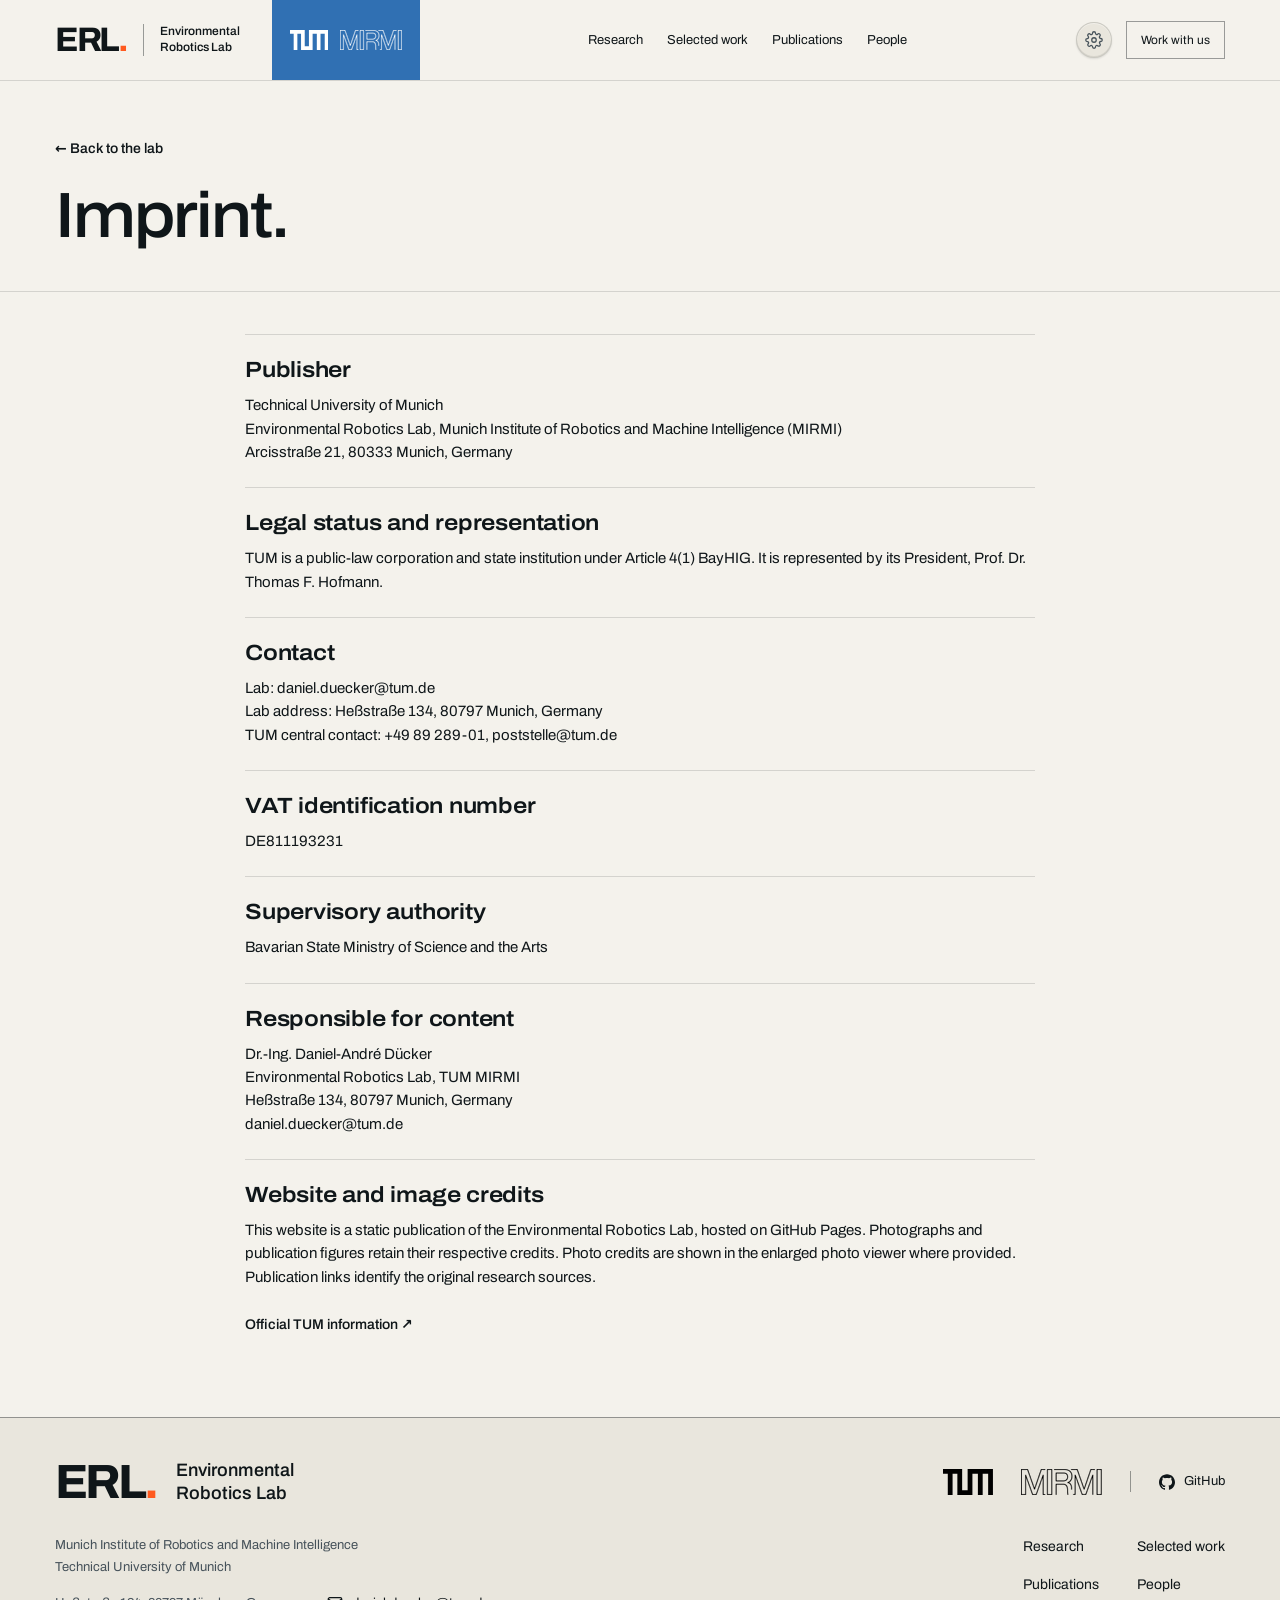
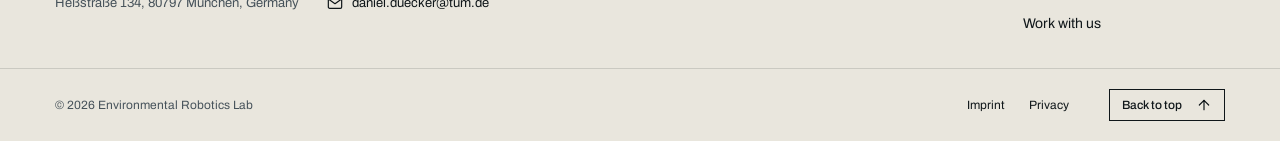
<file: imprint/index.html>
<!DOCTYPE html><html lang="en"><head><meta charset="utf-8"><meta name="viewport" content="width=device-width, initial-scale=1"><meta name="color-scheme" content="light dark"><title>Imprint | Environmental Robotics Lab</title><meta name="description" content="We develop multi-domain robotic systems for environmental monitoring, conservation and protection."><meta property="og:title" content="Imprint | Environmental Robotics Lab"><meta property="og:description" content="We develop multi-domain robotic systems for environmental monitoring, conservation and protection."><meta property="og:type" content="website"><meta property="og:site_name" content="Environmental Robotics Lab"><meta property="og:image" content="https://environmentalroboticslab.org/social/erl-preview.png"><meta property="og:image:secure_url" content="https://environmentalroboticslab.org/social/erl-preview.png"><meta property="og:image:type" content="image/png"><meta property="og:image:width" content="1200"><meta property="og:image:height" content="630"><meta property="og:image:alt" content="Environmental Robotics Lab, with its mobile lab and ground and underwater robots at the lake."><meta name="twitter:card" content="summary_large_image"><meta name="twitter:title" content="Imprint | Environmental Robotics Lab"><meta name="twitter:description" content="We develop multi-domain robotic systems for environmental monitoring, conservation and protection."><meta name="twitter:image" content="https://environmentalroboticslab.org/social/erl-preview.png"><meta name="twitter:image:alt" content="Environmental Robotics Lab, with its mobile lab and ground and underwater robots at the lake."><meta property="og:url" content="https://environmentalroboticslab.org/imprint/"><meta property="og:locale" content="en_GB"><link rel="canonical" href="https://environmentalroboticslab.org/imprint/"><link rel="alternate" hreflang="en" href="https://environmentalroboticslab.org/imprint/"><link rel="alternate" hreflang="de" href="https://environmentalroboticslab.org/de/imprint/"><link rel="alternate" hreflang="x-default" href="https://environmentalroboticslab.org/imprint/"><link rel="icon" href="/favicon.svg" type="image/svg+xml"><script>
      (() => {
        let theme = matchMedia('(prefers-color-scheme: dark)').matches ? 'dark' : 'light';
        let motion = 'auto';
        try {
          const override = new URLSearchParams(location.search).get('theme') || localStorage.getItem('theme');
          if (override === 'light' || override === 'dark') theme = override;
          motion = localStorage.getItem('motion') || 'auto';
        } catch {}
        document.documentElement.dataset.theme = theme;
        document.documentElement.dataset.motionChoice = motion;
        document.documentElement.dataset.motion = motion === 'auto' ? (matchMedia('(prefers-reduced-motion: reduce)').matches ? 'reduce' : 'full') : motion;
      })();
    </script><link rel="stylesheet" href="/_astro/Layout.pDkKB2x7.css"></head><body class="placeholder-site" id="page-top"><a class="skip" href="#main">Skip to content</a><header class="site-header"><div class="shell header-row"><a class="brand" href="/" aria-label="Environmental Robotics Lab at TUM"><span class="brand-mark">ERL<span aria-hidden="true">.</span></span><span class="brand-name">Environmental<br>Robotics Lab</span></a><div class="institution-marks"><a href="https://www.tum.de/en/" aria-label="Technical University of Munich"><svg xmlns:dc="http://purl.org/dc/elements/1.1/" xmlns:cc="http://creativecommons.org/ns#" xmlns:rdf="http://www.w3.org/1999/02/22-rdf-syntax-ns#" xmlns:svg="http://www.w3.org/2000/svg" xmlns:sodipodi="http://sodipodi.sourceforge.net/DTD/sodipodi-0.dtd" xmlns:inkscape="http://www.inkscape.org/namespaces/inkscape" id="Ebene_1" x="0px" y="0px" width="408.16" height="212.46684" viewBox="-16.014 -31 408.16 212.46684" enable-background="new -16.014 -31 149 114" xml:space="preserve" sodipodi:docname="TUM_Web_Logo_blau.svg" inkscape:version="1.0.1 (3bc2e813f5, 2020-09-07)" class="institution-mark"><metadata id="metadata13"><rdf:RDF><cc:Work rdf:about=""><dc:format>image/svg+xml</dc:format><dc:type rdf:resource="http://purl.org/dc/dcmitype/StillImage" /><dc:title>TUM_Web_Logo_blau</dc:title></cc:Work></rdf:RDF></metadata><defs id="defs11" /><sodipodi:namedview pagecolor="#ffffff" bordercolor="#666666" borderopacity="1" objecttolerance="10" gridtolerance="10" guidetolerance="10" inkscape:pageopacity="0" inkscape:pageshadow="2" inkscape:window-width="1920" inkscape:window-height="986" id="namedview9" showgrid="false" fit-margin-top="0" fit-margin-left="0" fit-margin-right="0" fit-margin-bottom="0" inkscape:zoom="1.754386" inkscape:cx="124.61021" inkscape:cy="115.2546" inkscape:window-x="-11" inkscape:window-y="-11" inkscape:window-maximized="1" inkscape:current-layer="Ebene_1" />
<title id="title2">TUM_Web_Logo_blau</title>
<desc id="desc4">TUM</desc>
<path fill="#3070b3" d="m 140.54052,-31 v 173.32822 h 44.72985 V -31 H 392.146 V 181.46685 H 353.00738 V 8.138629 H 308.2775 V 181.46685 H 269.13887 V 8.138629 H 224.40902 V 181.46685 H 101.4019 V 8.138629 H 62.26327 V 181.46685 H 23.12462 V 8.138629 H -16.014 V -31 Z" id="path6" style="stroke-width:5.59123" />
</svg></a><a href="https://www.mirmi.tum.de/en/mirmi/" aria-label="Munich Institute of Robotics and Machine Intelligence"><img src="/_astro/mirmi.BAgoNZDB_Z1UIhLS.webp" srcset="/_astro/mirmi.BAgoNZDB_Z1UIhLS.webp 1x, /_astro/mirmi.BAgoNZDB_12aJum.webp 2x, /_astro/mirmi.BAgoNZDB_1ezzxe.webp 3x" alt="MIRMI" loading="eager" decoding="async" width="62" height="20" class="institution-mark"></a></div><nav class="desktop-nav" aria-label="Main navigation"><a href="/#research">Research</a><a href="/#work">Selected work</a><a href="/publications/">Publications</a><a href="/#people">People</a></nav><div class="header-tools"><details class="opt" data-options data-astro-cid-2rwairet><summary aria-label="Language, theme and motion" title="Language, theme and motion" data-astro-cid-2rwairet><svg class="opt__icon" width="18" height="18" viewBox="0 0 24 24" aria-hidden="true" fill="none" stroke="currentColor" stroke-width="1.7" stroke-linecap="round" stroke-linejoin="round" data-astro-cid-2rwairet><circle cx="12" cy="12" r="3" data-astro-cid-2rwairet></circle><path d="M19.4 15a1.65 1.65 0 0 0 .33 1.82l.06.06a2 2 0 1 1-2.83 2.83l-.06-.06a1.65 1.65 0 0 0-1.82-.33 1.65 1.65 0 0 0-1 1.51V21a2 2 0 1 1-4 0v-.09a1.65 1.65 0 0 0-1.08-1.51 1.65 1.65 0 0 0-1.82.33l-.06.06a2 2 0 1 1-2.83-2.83l.06-.06a1.65 1.65 0 0 0 .33-1.82 1.65 1.65 0 0 0-1.51-1H3a2 2 0 1 1 0-4h.09A1.65 1.65 0 0 0 4.6 9a1.65 1.65 0 0 0-.33-1.82l-.06-.06a2 2 0 1 1 2.83-2.83l.06.06a1.65 1.65 0 0 0 1.82.33H9a1.65 1.65 0 0 0 1-1.51V3a2 2 0 1 1 4 0v.09a1.65 1.65 0 0 0 1 1.51 1.65 1.65 0 0 0 1.82-.33l.06-.06a2 2 0 1 1 2.83 2.83l-.06.06a1.65 1.65 0 0 0-.33 1.82V9a1.65 1.65 0 0 0 1.51 1H21a2 2 0 1 1 0 4h-.09a1.65 1.65 0 0 0-1.51 1z" data-astro-cid-2rwairet></path></svg></summary><div class="opt__panel" data-astro-cid-2rwairet><p class="label" data-astro-cid-2rwairet>Language</p><div class="opt__row" role="group" aria-label="Language" data-astro-cid-2rwairet><a class="opt__choice opt__language" href="/imprint/" data-language-path="/imprint/" hreflang="en" lang="en" aria-current="true" data-astro-cid-2rwairet><span data-astro-cid-2rwairet>English</span><svg width="12" height="12" viewBox="0 0 16 16" fill="none" stroke="currentColor" stroke-width="1.8" aria-hidden="true" data-astro-cid-2rwairet><path d="m3 8 3 3 7-7" data-astro-cid-2rwairet></path></svg></a><a class="opt__choice opt__language" href="/de/imprint/" data-language-path="/de/imprint/" hreflang="de" lang="de" data-astro-cid-2rwairet><span data-astro-cid-2rwairet>Deutsch</span></a></div><p class="label" data-astro-cid-2rwairet>Theme</p><div class="opt__row" role="group" data-astro-cid-2rwairet><button type="button" class="opt__choice" data-theme-set="light" data-astro-cid-2rwairet>Light</button><button type="button" class="opt__choice" data-theme-set="dark" data-astro-cid-2rwairet>Dark</button></div><p class="label" data-astro-cid-2rwairet>Motion</p><div class="opt__row opt__row--3" role="group" data-astro-cid-2rwairet><button type="button" class="opt__choice" data-motion-set="auto" data-astro-cid-2rwairet>Auto</button><button type="button" class="opt__choice" data-motion-set="full" data-astro-cid-2rwairet>On</button><button type="button" class="opt__choice" data-motion-set="reduce" data-astro-cid-2rwairet>Off</button></div></div></details><script type="module">var e=()=>{document.querySelectorAll(`[data-language-path]`).forEach(e=>{e.href=`${e.dataset.languagePath}${location.search}${location.hash}`})};e(),window.addEventListener(`hashchange`,e),window.addEventListener(`popstate`,e);var t=document.documentElement,n=document.querySelectorAll(`[data-theme-set]`),r=()=>n.forEach(e=>e.setAttribute(`aria-current`,String(e.dataset.themeSet===t.dataset.theme)));n.forEach(e=>e.addEventListener(`click`,()=>{let n=e.dataset.themeSet===`dark`?`dark`:`light`;t.dataset.theme=n;try{localStorage.setItem(`theme`,n)}catch{}window.dispatchEvent(new CustomEvent(`themechange`,{detail:n})),r()})),r();var i=document.querySelectorAll(`[data-motion-set]`),a=()=>{try{return localStorage.getItem(`motion`)??`auto`}catch{return`auto`}},o=()=>{let e=a();i.forEach(t=>t.setAttribute(`aria-current`,String(t.dataset.motionSet===e)))};i.forEach(e=>e.addEventListener(`click`,()=>{let n=e.dataset.motionSet??`auto`;try{n===`auto`?localStorage.removeItem(`motion`):localStorage.setItem(`motion`,n)}catch{}let r=matchMedia(`(prefers-reduced-motion: reduce)`).matches?`reduce`:`full`;t.dataset.motionChoice=n,t.dataset.motion=n===`auto`?r:n,window.dispatchEvent(new CustomEvent(`motionchange`,{detail:t.dataset.motion})),o()})),o(),document.querySelectorAll(`[data-options]`).forEach(e=>{document.addEventListener(`click`,t=>{e.open&&!e.contains(t.target)&&(e.open=!1)}),e.addEventListener(`keydown`,t=>{t.key===`Escape`&&(e.open=!1,e.querySelector(`summary`)?.focus())})});</script><a class="header-contact" href="/#contact">Work with us</a><details class="mobile-menu"><summary><span class="mobile-menu__label">Menu</span><svg class="mobile-menu__icon" aria-hidden="true" width="22" height="22" viewBox="0 0 24 24" fill="none" stroke="currentColor" stroke-width="1.7"><path d="M4 7h16M4 12h16M4 17h16"></path></svg></summary><nav aria-label="Mobile navigation"><a href="/#research">Research</a><a href="/#work">Selected work</a><a href="/publications/">Publications</a><a href="/#people">People</a><a href="/#contact">Work with us</a></nav></details></div></div></header><main id="main"><section class="page-intro"><div class="shell"><a class="text-link" href="/">← Back to the lab</a><h1>Imprint<span class="title-dot">.</span></h1></div></section><div class="shell legal-body"><section><h2>Publisher</h2><p style="white-space:pre-line">Technical University of Munich
Environmental Robotics Lab, Munich Institute of Robotics and Machine Intelligence (MIRMI)
Arcisstraße 21, 80333 Munich, Germany</p></section><section><h2>Legal status and representation</h2><p style="white-space:pre-line">TUM is a public-law corporation and state institution under Article 4(1) BayHIG. It is represented by its President, Prof. Dr. Thomas F. Hofmann.</p></section><section><h2>Contact</h2><p style="white-space:pre-line">Lab: daniel.duecker@tum.de
Lab address: Heßstraße 134, 80797 Munich, Germany
TUM central contact: +49 89 289-01, poststelle@tum.de</p></section><section><h2>VAT identification number</h2><p style="white-space:pre-line">DE811193231</p></section><section><h2>Supervisory authority</h2><p style="white-space:pre-line">Bavarian State Ministry of Science and the Arts</p></section><section><h2>Responsible for content</h2><p style="white-space:pre-line">Dr.-Ing. Daniel-André Dücker
Environmental Robotics Lab, TUM MIRMI
Heßstraße 134, 80797 Munich, Germany
daniel.duecker@tum.de</p></section><section><h2>Website and image credits</h2><p style="white-space:pre-line">This website is a static publication of the Environmental Robotics Lab, hosted on GitHub Pages. Photographs and publication figures retain their respective credits. Photo credits are shown in the enlarged photo viewer where provided. Publication links identify the original research sources.</p></section><a class="text-link" href="https://www.mirmi.tum.de/en/mirmi/impressum/">Official TUM information ↗</a></div></main><footer class="site-footer"><div class="shell footer-main"><div class="footer-heading"><a class="footer-brand" href="/"><span class="footer-monogram">ERL<span>.</span></span><span>Environmental<br>Robotics Lab</span></a><div class="footer-institutions"><a href="https://www.tum.de/en/" aria-label="Technical University of Munich"><svg xmlns:dc="http://purl.org/dc/elements/1.1/" xmlns:cc="http://creativecommons.org/ns#" xmlns:rdf="http://www.w3.org/1999/02/22-rdf-syntax-ns#" xmlns:svg="http://www.w3.org/2000/svg" xmlns:sodipodi="http://sodipodi.sourceforge.net/DTD/sodipodi-0.dtd" xmlns:inkscape="http://www.inkscape.org/namespaces/inkscape" id="Ebene_1" x="0px" y="0px" width="408.16" height="212.46684" viewBox="-16.014 -31 408.16 212.46684" enable-background="new -16.014 -31 149 114" xml:space="preserve" sodipodi:docname="TUM_Web_Logo_blau.svg" inkscape:version="1.0.1 (3bc2e813f5, 2020-09-07)" class="footer-institution-mark"><metadata id="metadata13"><rdf:RDF><cc:Work rdf:about=""><dc:format>image/svg+xml</dc:format><dc:type rdf:resource="http://purl.org/dc/dcmitype/StillImage" /><dc:title>TUM_Web_Logo_blau</dc:title></cc:Work></rdf:RDF></metadata><defs id="defs11" /><sodipodi:namedview pagecolor="#ffffff" bordercolor="#666666" borderopacity="1" objecttolerance="10" gridtolerance="10" guidetolerance="10" inkscape:pageopacity="0" inkscape:pageshadow="2" inkscape:window-width="1920" inkscape:window-height="986" id="namedview9" showgrid="false" fit-margin-top="0" fit-margin-left="0" fit-margin-right="0" fit-margin-bottom="0" inkscape:zoom="1.754386" inkscape:cx="124.61021" inkscape:cy="115.2546" inkscape:window-x="-11" inkscape:window-y="-11" inkscape:window-maximized="1" inkscape:current-layer="Ebene_1" />
<title id="title2">TUM_Web_Logo_blau</title>
<desc id="desc4">TUM</desc>
<path fill="#3070b3" d="m 140.54052,-31 v 173.32822 h 44.72985 V -31 H 392.146 V 181.46685 H 353.00738 V 8.138629 H 308.2775 V 181.46685 H 269.13887 V 8.138629 H 224.40902 V 181.46685 H 101.4019 V 8.138629 H 62.26327 V 181.46685 H 23.12462 V 8.138629 H -16.014 V -31 Z" id="path6" style="stroke-width:5.59123" />
</svg></a><a href="https://www.mirmi.tum.de/en/mirmi/" aria-label="Munich Institute of Robotics and Machine Intelligence"><img src="/_astro/mirmi.BAgoNZDB_ZYogd3.webp" srcset="/_astro/mirmi.BAgoNZDB_ZYogd3.webp 1x, /_astro/mirmi.BAgoNZDB_Z2vSYcC.webp 2x" alt="MIRMI" loading="lazy" decoding="async" width="81" height="26" class="footer-institution-mark"></a><a class="footer-github" href="https://github.com/ERL-Publications-Workshops"><svg class="icon" width="16" height="16" viewBox="0 0 24 24" aria-hidden="true" fill="currentColor" stroke="none" stroke-width="1.8" stroke-linecap="round" stroke-linejoin="round" data-astro-cid-ccg5yoga><path d="M12 .297c-6.63 0-12 5.373-12 12 0 5.303 3.438 9.8 8.205 11.385.6.113.82-.258.82-.577 0-.285-.01-1.04-.015-2.04-3.338.724-4.042-1.61-4.042-1.61C4.422 18.07 3.633 17.7 3.633 17.7c-1.087-.744.084-.729.084-.729 1.205.084 1.838 1.236 1.838 1.236 1.07 1.835 2.809 1.305 3.495.998.108-.776.417-1.305.76-1.605-2.665-.3-5.466-1.332-5.466-5.93 0-1.31.465-2.38 1.235-3.22-.135-.303-.54-1.523.105-3.176 0 0 1.005-.322 3.3 1.23.96-.267 1.98-.399 3-.405 1.02.006 2.04.138 3 .405 2.28-1.552 3.285-1.23 3.285-1.23.645 1.653.24 2.873.12 3.176.765.84 1.23 1.91 1.23 3.22 0 4.61-2.805 5.625-5.475 5.92.42.36.81 1.096.81 2.22 0 1.606-.015 2.896-.015 3.286 0 .315.21.69.825.57C20.565 22.092 24 17.592 24 12.297c0-6.627-5.373-12-12-12" data-astro-cid-ccg5yoga></path></svg>GitHub</a></div></div><div class="footer-information"><div><p class="footer-affiliation">Munich Institute of Robotics and Machine Intelligence<br>Technical University of Munich</p><div class="footer-contact"><address>Heßstraße 134, 80797 München, Germany</address><a class="footer-email" href="mailto:daniel.duecker@tum.de"><svg class="icon" width="16" height="16" viewBox="0 0 24 24" aria-hidden="true" fill="none" stroke="currentColor" stroke-width="1.8" stroke-linecap="round" stroke-linejoin="round" data-astro-cid-ccg5yoga><rect x="2" y="4" width="20" height="16" rx="2" data-astro-cid-ccg5yoga></rect><path d="m22 6-10 7L2 6" data-astro-cid-ccg5yoga></path></svg>daniel.duecker@tum.de</a></div></div><nav class="footer-nav" aria-label="Explore the lab"><ul><li><a href="/#research">Research</a></li><li><a href="/#work">Selected work</a></li><li><a href="/publications/">Publications</a></li><li><a href="/#people">People</a></li><li><a href="/#contact">Work with us</a></li></ul></nav></div></div><div class="shell footer-bottom"><p>&copy; 2026 Environmental Robotics Lab</p><nav aria-label="Legal information"><a href="/imprint/">Imprint</a><a href="/privacy/">Privacy</a></nav><a class="btn btn--line footer-top" href="#page-top">Back to top<svg class="icon" width="16" height="16" viewBox="0 0 24 24" aria-hidden="true" fill="none" stroke="currentColor" stroke-width="1.8" stroke-linecap="round" stroke-linejoin="round" data-astro-cid-ccg5yoga><path d="M5 12h14" data-astro-cid-ccg5yoga></path><path d="m12 5 7 7-7 7" data-astro-cid-ccg5yoga></path></svg></a></div></footer><script type="module">var e=document.querySelectorAll(`.site-header details`);e.forEach(t=>{t.addEventListener(`toggle`,()=>{t.open&&e.forEach(e=>{e!==t&&(e.open=!1)})}),t.querySelectorAll(`a`).forEach(e=>e.addEventListener(`click`,()=>{t.open=!1})),document.addEventListener(`keydown`,e=>{e.key===`Escape`&&t.open&&(t.open=!1,t.querySelector(`summary`)?.focus())}),document.addEventListener(`click`,e=>{t.contains(e.target)||(t.open=!1)})});</script></body></html>
</file>
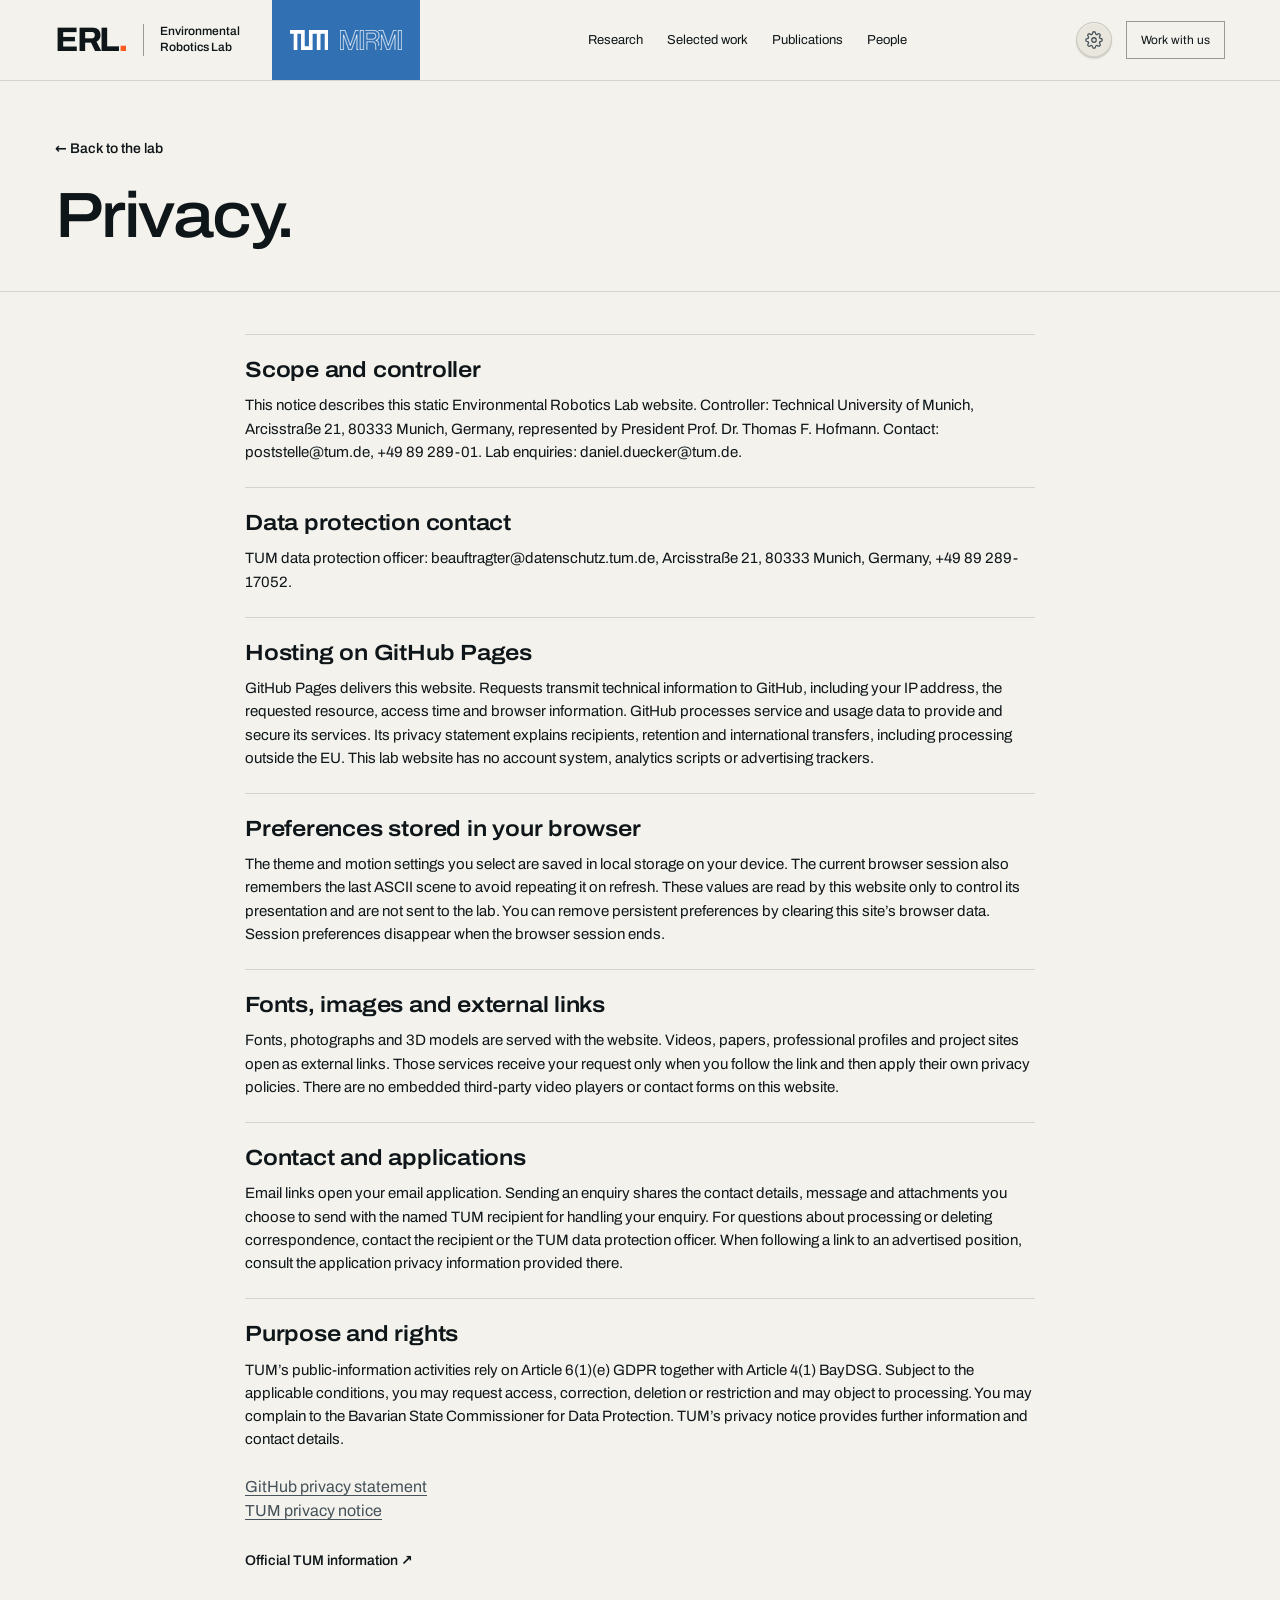
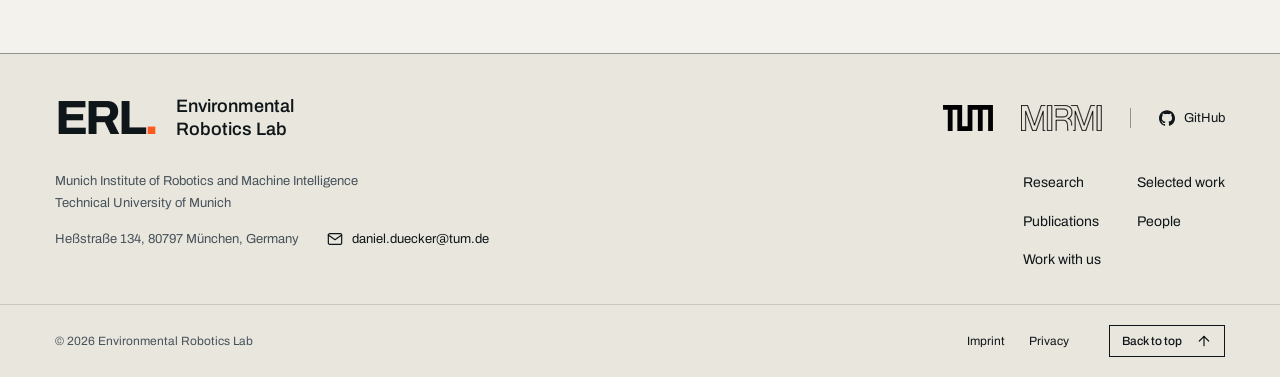
<file: privacy/index.html>
<!DOCTYPE html><html lang="en"><head><meta charset="utf-8"><meta name="viewport" content="width=device-width, initial-scale=1"><meta name="color-scheme" content="light dark"><title>Privacy | Environmental Robotics Lab</title><meta name="description" content="We develop multi-domain robotic systems for environmental monitoring, conservation and protection."><meta property="og:title" content="Privacy | Environmental Robotics Lab"><meta property="og:description" content="We develop multi-domain robotic systems for environmental monitoring, conservation and protection."><meta property="og:type" content="website"><meta property="og:site_name" content="Environmental Robotics Lab"><meta property="og:image" content="https://environmentalroboticslab.org/social/erl-preview.png"><meta property="og:image:secure_url" content="https://environmentalroboticslab.org/social/erl-preview.png"><meta property="og:image:type" content="image/png"><meta property="og:image:width" content="1200"><meta property="og:image:height" content="630"><meta property="og:image:alt" content="Environmental Robotics Lab, with its mobile lab and ground and underwater robots at the lake."><meta name="twitter:card" content="summary_large_image"><meta name="twitter:title" content="Privacy | Environmental Robotics Lab"><meta name="twitter:description" content="We develop multi-domain robotic systems for environmental monitoring, conservation and protection."><meta name="twitter:image" content="https://environmentalroboticslab.org/social/erl-preview.png"><meta name="twitter:image:alt" content="Environmental Robotics Lab, with its mobile lab and ground and underwater robots at the lake."><meta property="og:url" content="https://environmentalroboticslab.org/privacy/"><meta property="og:locale" content="en_GB"><link rel="canonical" href="https://environmentalroboticslab.org/privacy/"><link rel="alternate" hreflang="en" href="https://environmentalroboticslab.org/privacy/"><link rel="alternate" hreflang="de" href="https://environmentalroboticslab.org/de/privacy/"><link rel="alternate" hreflang="x-default" href="https://environmentalroboticslab.org/privacy/"><link rel="icon" href="/favicon.svg" type="image/svg+xml"><script>
      (() => {
        let theme = matchMedia('(prefers-color-scheme: dark)').matches ? 'dark' : 'light';
        let motion = 'auto';
        try {
          const override = new URLSearchParams(location.search).get('theme') || localStorage.getItem('theme');
          if (override === 'light' || override === 'dark') theme = override;
          motion = localStorage.getItem('motion') || 'auto';
        } catch {}
        document.documentElement.dataset.theme = theme;
        document.documentElement.dataset.motionChoice = motion;
        document.documentElement.dataset.motion = motion === 'auto' ? (matchMedia('(prefers-reduced-motion: reduce)').matches ? 'reduce' : 'full') : motion;
      })();
    </script><link rel="stylesheet" href="/_astro/Layout.pDkKB2x7.css"></head><body class="placeholder-site" id="page-top"><a class="skip" href="#main">Skip to content</a><header class="site-header"><div class="shell header-row"><a class="brand" href="/" aria-label="Environmental Robotics Lab at TUM"><span class="brand-mark">ERL<span aria-hidden="true">.</span></span><span class="brand-name">Environmental<br>Robotics Lab</span></a><div class="institution-marks"><a href="https://www.tum.de/en/" aria-label="Technical University of Munich"><svg xmlns:dc="http://purl.org/dc/elements/1.1/" xmlns:cc="http://creativecommons.org/ns#" xmlns:rdf="http://www.w3.org/1999/02/22-rdf-syntax-ns#" xmlns:svg="http://www.w3.org/2000/svg" xmlns:sodipodi="http://sodipodi.sourceforge.net/DTD/sodipodi-0.dtd" xmlns:inkscape="http://www.inkscape.org/namespaces/inkscape" id="Ebene_1" x="0px" y="0px" width="408.16" height="212.46684" viewBox="-16.014 -31 408.16 212.46684" enable-background="new -16.014 -31 149 114" xml:space="preserve" sodipodi:docname="TUM_Web_Logo_blau.svg" inkscape:version="1.0.1 (3bc2e813f5, 2020-09-07)" class="institution-mark"><metadata id="metadata13"><rdf:RDF><cc:Work rdf:about=""><dc:format>image/svg+xml</dc:format><dc:type rdf:resource="http://purl.org/dc/dcmitype/StillImage" /><dc:title>TUM_Web_Logo_blau</dc:title></cc:Work></rdf:RDF></metadata><defs id="defs11" /><sodipodi:namedview pagecolor="#ffffff" bordercolor="#666666" borderopacity="1" objecttolerance="10" gridtolerance="10" guidetolerance="10" inkscape:pageopacity="0" inkscape:pageshadow="2" inkscape:window-width="1920" inkscape:window-height="986" id="namedview9" showgrid="false" fit-margin-top="0" fit-margin-left="0" fit-margin-right="0" fit-margin-bottom="0" inkscape:zoom="1.754386" inkscape:cx="124.61021" inkscape:cy="115.2546" inkscape:window-x="-11" inkscape:window-y="-11" inkscape:window-maximized="1" inkscape:current-layer="Ebene_1" />
<title id="title2">TUM_Web_Logo_blau</title>
<desc id="desc4">TUM</desc>
<path fill="#3070b3" d="m 140.54052,-31 v 173.32822 h 44.72985 V -31 H 392.146 V 181.46685 H 353.00738 V 8.138629 H 308.2775 V 181.46685 H 269.13887 V 8.138629 H 224.40902 V 181.46685 H 101.4019 V 8.138629 H 62.26327 V 181.46685 H 23.12462 V 8.138629 H -16.014 V -31 Z" id="path6" style="stroke-width:5.59123" />
</svg></a><a href="https://www.mirmi.tum.de/en/mirmi/" aria-label="Munich Institute of Robotics and Machine Intelligence"><img src="/_astro/mirmi.BAgoNZDB_Z1UIhLS.webp" srcset="/_astro/mirmi.BAgoNZDB_Z1UIhLS.webp 1x, /_astro/mirmi.BAgoNZDB_12aJum.webp 2x, /_astro/mirmi.BAgoNZDB_1ezzxe.webp 3x" alt="MIRMI" loading="eager" decoding="async" width="62" height="20" class="institution-mark"></a></div><nav class="desktop-nav" aria-label="Main navigation"><a href="/#research">Research</a><a href="/#work">Selected work</a><a href="/publications/">Publications</a><a href="/#people">People</a></nav><div class="header-tools"><details class="opt" data-options data-astro-cid-2rwairet><summary aria-label="Language, theme and motion" title="Language, theme and motion" data-astro-cid-2rwairet><svg class="opt__icon" width="18" height="18" viewBox="0 0 24 24" aria-hidden="true" fill="none" stroke="currentColor" stroke-width="1.7" stroke-linecap="round" stroke-linejoin="round" data-astro-cid-2rwairet><circle cx="12" cy="12" r="3" data-astro-cid-2rwairet></circle><path d="M19.4 15a1.65 1.65 0 0 0 .33 1.82l.06.06a2 2 0 1 1-2.83 2.83l-.06-.06a1.65 1.65 0 0 0-1.82-.33 1.65 1.65 0 0 0-1 1.51V21a2 2 0 1 1-4 0v-.09a1.65 1.65 0 0 0-1.08-1.51 1.65 1.65 0 0 0-1.82.33l-.06.06a2 2 0 1 1-2.83-2.83l.06-.06a1.65 1.65 0 0 0 .33-1.82 1.65 1.65 0 0 0-1.51-1H3a2 2 0 1 1 0-4h.09A1.65 1.65 0 0 0 4.6 9a1.65 1.65 0 0 0-.33-1.82l-.06-.06a2 2 0 1 1 2.83-2.83l.06.06a1.65 1.65 0 0 0 1.82.33H9a1.65 1.65 0 0 0 1-1.51V3a2 2 0 1 1 4 0v.09a1.65 1.65 0 0 0 1 1.51 1.65 1.65 0 0 0 1.82-.33l.06-.06a2 2 0 1 1 2.83 2.83l-.06.06a1.65 1.65 0 0 0-.33 1.82V9a1.65 1.65 0 0 0 1.51 1H21a2 2 0 1 1 0 4h-.09a1.65 1.65 0 0 0-1.51 1z" data-astro-cid-2rwairet></path></svg></summary><div class="opt__panel" data-astro-cid-2rwairet><p class="label" data-astro-cid-2rwairet>Language</p><div class="opt__row" role="group" aria-label="Language" data-astro-cid-2rwairet><a class="opt__choice opt__language" href="/privacy/" data-language-path="/privacy/" hreflang="en" lang="en" aria-current="true" data-astro-cid-2rwairet><span data-astro-cid-2rwairet>English</span><svg width="12" height="12" viewBox="0 0 16 16" fill="none" stroke="currentColor" stroke-width="1.8" aria-hidden="true" data-astro-cid-2rwairet><path d="m3 8 3 3 7-7" data-astro-cid-2rwairet></path></svg></a><a class="opt__choice opt__language" href="/de/privacy/" data-language-path="/de/privacy/" hreflang="de" lang="de" data-astro-cid-2rwairet><span data-astro-cid-2rwairet>Deutsch</span></a></div><p class="label" data-astro-cid-2rwairet>Theme</p><div class="opt__row" role="group" data-astro-cid-2rwairet><button type="button" class="opt__choice" data-theme-set="light" data-astro-cid-2rwairet>Light</button><button type="button" class="opt__choice" data-theme-set="dark" data-astro-cid-2rwairet>Dark</button></div><p class="label" data-astro-cid-2rwairet>Motion</p><div class="opt__row opt__row--3" role="group" data-astro-cid-2rwairet><button type="button" class="opt__choice" data-motion-set="auto" data-astro-cid-2rwairet>Auto</button><button type="button" class="opt__choice" data-motion-set="full" data-astro-cid-2rwairet>On</button><button type="button" class="opt__choice" data-motion-set="reduce" data-astro-cid-2rwairet>Off</button></div></div></details><script type="module">var e=()=>{document.querySelectorAll(`[data-language-path]`).forEach(e=>{e.href=`${e.dataset.languagePath}${location.search}${location.hash}`})};e(),window.addEventListener(`hashchange`,e),window.addEventListener(`popstate`,e);var t=document.documentElement,n=document.querySelectorAll(`[data-theme-set]`),r=()=>n.forEach(e=>e.setAttribute(`aria-current`,String(e.dataset.themeSet===t.dataset.theme)));n.forEach(e=>e.addEventListener(`click`,()=>{let n=e.dataset.themeSet===`dark`?`dark`:`light`;t.dataset.theme=n;try{localStorage.setItem(`theme`,n)}catch{}window.dispatchEvent(new CustomEvent(`themechange`,{detail:n})),r()})),r();var i=document.querySelectorAll(`[data-motion-set]`),a=()=>{try{return localStorage.getItem(`motion`)??`auto`}catch{return`auto`}},o=()=>{let e=a();i.forEach(t=>t.setAttribute(`aria-current`,String(t.dataset.motionSet===e)))};i.forEach(e=>e.addEventListener(`click`,()=>{let n=e.dataset.motionSet??`auto`;try{n===`auto`?localStorage.removeItem(`motion`):localStorage.setItem(`motion`,n)}catch{}let r=matchMedia(`(prefers-reduced-motion: reduce)`).matches?`reduce`:`full`;t.dataset.motionChoice=n,t.dataset.motion=n===`auto`?r:n,window.dispatchEvent(new CustomEvent(`motionchange`,{detail:t.dataset.motion})),o()})),o(),document.querySelectorAll(`[data-options]`).forEach(e=>{document.addEventListener(`click`,t=>{e.open&&!e.contains(t.target)&&(e.open=!1)}),e.addEventListener(`keydown`,t=>{t.key===`Escape`&&(e.open=!1,e.querySelector(`summary`)?.focus())})});</script><a class="header-contact" href="/#contact">Work with us</a><details class="mobile-menu"><summary><span class="mobile-menu__label">Menu</span><svg class="mobile-menu__icon" aria-hidden="true" width="22" height="22" viewBox="0 0 24 24" fill="none" stroke="currentColor" stroke-width="1.7"><path d="M4 7h16M4 12h16M4 17h16"></path></svg></summary><nav aria-label="Mobile navigation"><a href="/#research">Research</a><a href="/#work">Selected work</a><a href="/publications/">Publications</a><a href="/#people">People</a><a href="/#contact">Work with us</a></nav></details></div></div></header><main id="main"><section class="page-intro"><div class="shell"><a class="text-link" href="/">← Back to the lab</a><h1>Privacy<span class="title-dot">.</span></h1></div></section><div class="shell legal-body"><section><h2>Scope and controller</h2><p style="white-space:pre-line">This notice describes this static Environmental Robotics Lab website. Controller: Technical University of Munich, Arcisstraße 21, 80333 Munich, Germany, represented by President Prof. Dr. Thomas F. Hofmann. Contact: poststelle@tum.de, +49 89 289-01. Lab enquiries: daniel.duecker@tum.de.</p></section><section><h2>Data protection contact</h2><p style="white-space:pre-line">TUM data protection officer: beauftragter@datenschutz.tum.de, Arcisstraße 21, 80333 Munich, Germany, +49 89 289-17052.</p></section><section><h2>Hosting on GitHub Pages</h2><p style="white-space:pre-line">GitHub Pages delivers this website. Requests transmit technical information to GitHub, including your IP address, the requested resource, access time and browser information. GitHub processes service and usage data to provide and secure its services. Its privacy statement explains recipients, retention and international transfers, including processing outside the EU. This lab website has no account system, analytics scripts or advertising trackers.</p></section><section><h2>Preferences stored in your browser</h2><p style="white-space:pre-line">The theme and motion settings you select are saved in local storage on your device. The current browser session also remembers the last ASCII scene to avoid repeating it on refresh. These values are read by this website only to control its presentation and are not sent to the lab. You can remove persistent preferences by clearing this site’s browser data. Session preferences disappear when the browser session ends.</p></section><section><h2>Fonts, images and external links</h2><p style="white-space:pre-line">Fonts, photographs and 3D models are served with the website. Videos, papers, professional profiles and project sites open as external links. Those services receive your request only when you follow the link and then apply their own privacy policies. There are no embedded third-party video players or contact forms on this website.</p></section><section><h2>Contact and applications</h2><p style="white-space:pre-line">Email links open your email application. Sending an enquiry shares the contact details, message and attachments you choose to send with the named TUM recipient for handling your enquiry. For questions about processing or deleting correspondence, contact the recipient or the TUM data protection officer. When following a link to an advertised position, consult the application privacy information provided there.</p></section><section><h2>Purpose and rights</h2><p style="white-space:pre-line">TUM’s public-information activities rely on Article 6(1)(e) GDPR together with Article 4(1) BayDSG. Subject to the applicable conditions, you may request access, correction, deletion or restriction and may object to processing. You may complain to the Bavarian State Commissioner for Data Protection. TUM’s privacy notice provides further information and contact details.</p></section><p class="legal-policy-links"><a href="https://docs.github.com/en/site-policy/privacy-policies/github-general-privacy-statement">GitHub privacy statement</a><br><a href="https://www.tum.de/datenschutz">TUM privacy notice</a></p><a class="text-link" href="https://www.mirmi.tum.de/en/mirmi/datenschutz/">Official TUM information ↗</a></div></main><footer class="site-footer"><div class="shell footer-main"><div class="footer-heading"><a class="footer-brand" href="/"><span class="footer-monogram">ERL<span>.</span></span><span>Environmental<br>Robotics Lab</span></a><div class="footer-institutions"><a href="https://www.tum.de/en/" aria-label="Technical University of Munich"><svg xmlns:dc="http://purl.org/dc/elements/1.1/" xmlns:cc="http://creativecommons.org/ns#" xmlns:rdf="http://www.w3.org/1999/02/22-rdf-syntax-ns#" xmlns:svg="http://www.w3.org/2000/svg" xmlns:sodipodi="http://sodipodi.sourceforge.net/DTD/sodipodi-0.dtd" xmlns:inkscape="http://www.inkscape.org/namespaces/inkscape" id="Ebene_1" x="0px" y="0px" width="408.16" height="212.46684" viewBox="-16.014 -31 408.16 212.46684" enable-background="new -16.014 -31 149 114" xml:space="preserve" sodipodi:docname="TUM_Web_Logo_blau.svg" inkscape:version="1.0.1 (3bc2e813f5, 2020-09-07)" class="footer-institution-mark"><metadata id="metadata13"><rdf:RDF><cc:Work rdf:about=""><dc:format>image/svg+xml</dc:format><dc:type rdf:resource="http://purl.org/dc/dcmitype/StillImage" /><dc:title>TUM_Web_Logo_blau</dc:title></cc:Work></rdf:RDF></metadata><defs id="defs11" /><sodipodi:namedview pagecolor="#ffffff" bordercolor="#666666" borderopacity="1" objecttolerance="10" gridtolerance="10" guidetolerance="10" inkscape:pageopacity="0" inkscape:pageshadow="2" inkscape:window-width="1920" inkscape:window-height="986" id="namedview9" showgrid="false" fit-margin-top="0" fit-margin-left="0" fit-margin-right="0" fit-margin-bottom="0" inkscape:zoom="1.754386" inkscape:cx="124.61021" inkscape:cy="115.2546" inkscape:window-x="-11" inkscape:window-y="-11" inkscape:window-maximized="1" inkscape:current-layer="Ebene_1" />
<title id="title2">TUM_Web_Logo_blau</title>
<desc id="desc4">TUM</desc>
<path fill="#3070b3" d="m 140.54052,-31 v 173.32822 h 44.72985 V -31 H 392.146 V 181.46685 H 353.00738 V 8.138629 H 308.2775 V 181.46685 H 269.13887 V 8.138629 H 224.40902 V 181.46685 H 101.4019 V 8.138629 H 62.26327 V 181.46685 H 23.12462 V 8.138629 H -16.014 V -31 Z" id="path6" style="stroke-width:5.59123" />
</svg></a><a href="https://www.mirmi.tum.de/en/mirmi/" aria-label="Munich Institute of Robotics and Machine Intelligence"><img src="/_astro/mirmi.BAgoNZDB_ZYogd3.webp" srcset="/_astro/mirmi.BAgoNZDB_ZYogd3.webp 1x, /_astro/mirmi.BAgoNZDB_Z2vSYcC.webp 2x" alt="MIRMI" loading="lazy" decoding="async" width="81" height="26" class="footer-institution-mark"></a><a class="footer-github" href="https://github.com/ERL-Publications-Workshops"><svg class="icon" width="16" height="16" viewBox="0 0 24 24" aria-hidden="true" fill="currentColor" stroke="none" stroke-width="1.8" stroke-linecap="round" stroke-linejoin="round" data-astro-cid-ccg5yoga><path d="M12 .297c-6.63 0-12 5.373-12 12 0 5.303 3.438 9.8 8.205 11.385.6.113.82-.258.82-.577 0-.285-.01-1.04-.015-2.04-3.338.724-4.042-1.61-4.042-1.61C4.422 18.07 3.633 17.7 3.633 17.7c-1.087-.744.084-.729.084-.729 1.205.084 1.838 1.236 1.838 1.236 1.07 1.835 2.809 1.305 3.495.998.108-.776.417-1.305.76-1.605-2.665-.3-5.466-1.332-5.466-5.93 0-1.31.465-2.38 1.235-3.22-.135-.303-.54-1.523.105-3.176 0 0 1.005-.322 3.3 1.23.96-.267 1.98-.399 3-.405 1.02.006 2.04.138 3 .405 2.28-1.552 3.285-1.23 3.285-1.23.645 1.653.24 2.873.12 3.176.765.84 1.23 1.91 1.23 3.22 0 4.61-2.805 5.625-5.475 5.92.42.36.81 1.096.81 2.22 0 1.606-.015 2.896-.015 3.286 0 .315.21.69.825.57C20.565 22.092 24 17.592 24 12.297c0-6.627-5.373-12-12-12" data-astro-cid-ccg5yoga></path></svg>GitHub</a></div></div><div class="footer-information"><div><p class="footer-affiliation">Munich Institute of Robotics and Machine Intelligence<br>Technical University of Munich</p><div class="footer-contact"><address>Heßstraße 134, 80797 München, Germany</address><a class="footer-email" href="mailto:daniel.duecker@tum.de"><svg class="icon" width="16" height="16" viewBox="0 0 24 24" aria-hidden="true" fill="none" stroke="currentColor" stroke-width="1.8" stroke-linecap="round" stroke-linejoin="round" data-astro-cid-ccg5yoga><rect x="2" y="4" width="20" height="16" rx="2" data-astro-cid-ccg5yoga></rect><path d="m22 6-10 7L2 6" data-astro-cid-ccg5yoga></path></svg>daniel.duecker@tum.de</a></div></div><nav class="footer-nav" aria-label="Explore the lab"><ul><li><a href="/#research">Research</a></li><li><a href="/#work">Selected work</a></li><li><a href="/publications/">Publications</a></li><li><a href="/#people">People</a></li><li><a href="/#contact">Work with us</a></li></ul></nav></div></div><div class="shell footer-bottom"><p>&copy; 2026 Environmental Robotics Lab</p><nav aria-label="Legal information"><a href="/imprint/">Imprint</a><a href="/privacy/">Privacy</a></nav><a class="btn btn--line footer-top" href="#page-top">Back to top<svg class="icon" width="16" height="16" viewBox="0 0 24 24" aria-hidden="true" fill="none" stroke="currentColor" stroke-width="1.8" stroke-linecap="round" stroke-linejoin="round" data-astro-cid-ccg5yoga><path d="M5 12h14" data-astro-cid-ccg5yoga></path><path d="m12 5 7 7-7 7" data-astro-cid-ccg5yoga></path></svg></a></div></footer><script type="module">var e=document.querySelectorAll(`.site-header details`);e.forEach(t=>{t.addEventListener(`toggle`,()=>{t.open&&e.forEach(e=>{e!==t&&(e.open=!1)})}),t.querySelectorAll(`a`).forEach(e=>e.addEventListener(`click`,()=>{t.open=!1})),document.addEventListener(`keydown`,e=>{e.key===`Escape`&&t.open&&(t.open=!1,t.querySelector(`summary`)?.focus())}),document.addEventListener(`click`,e=>{t.contains(e.target)||(t.open=!1)})});</script></body></html>
</file>
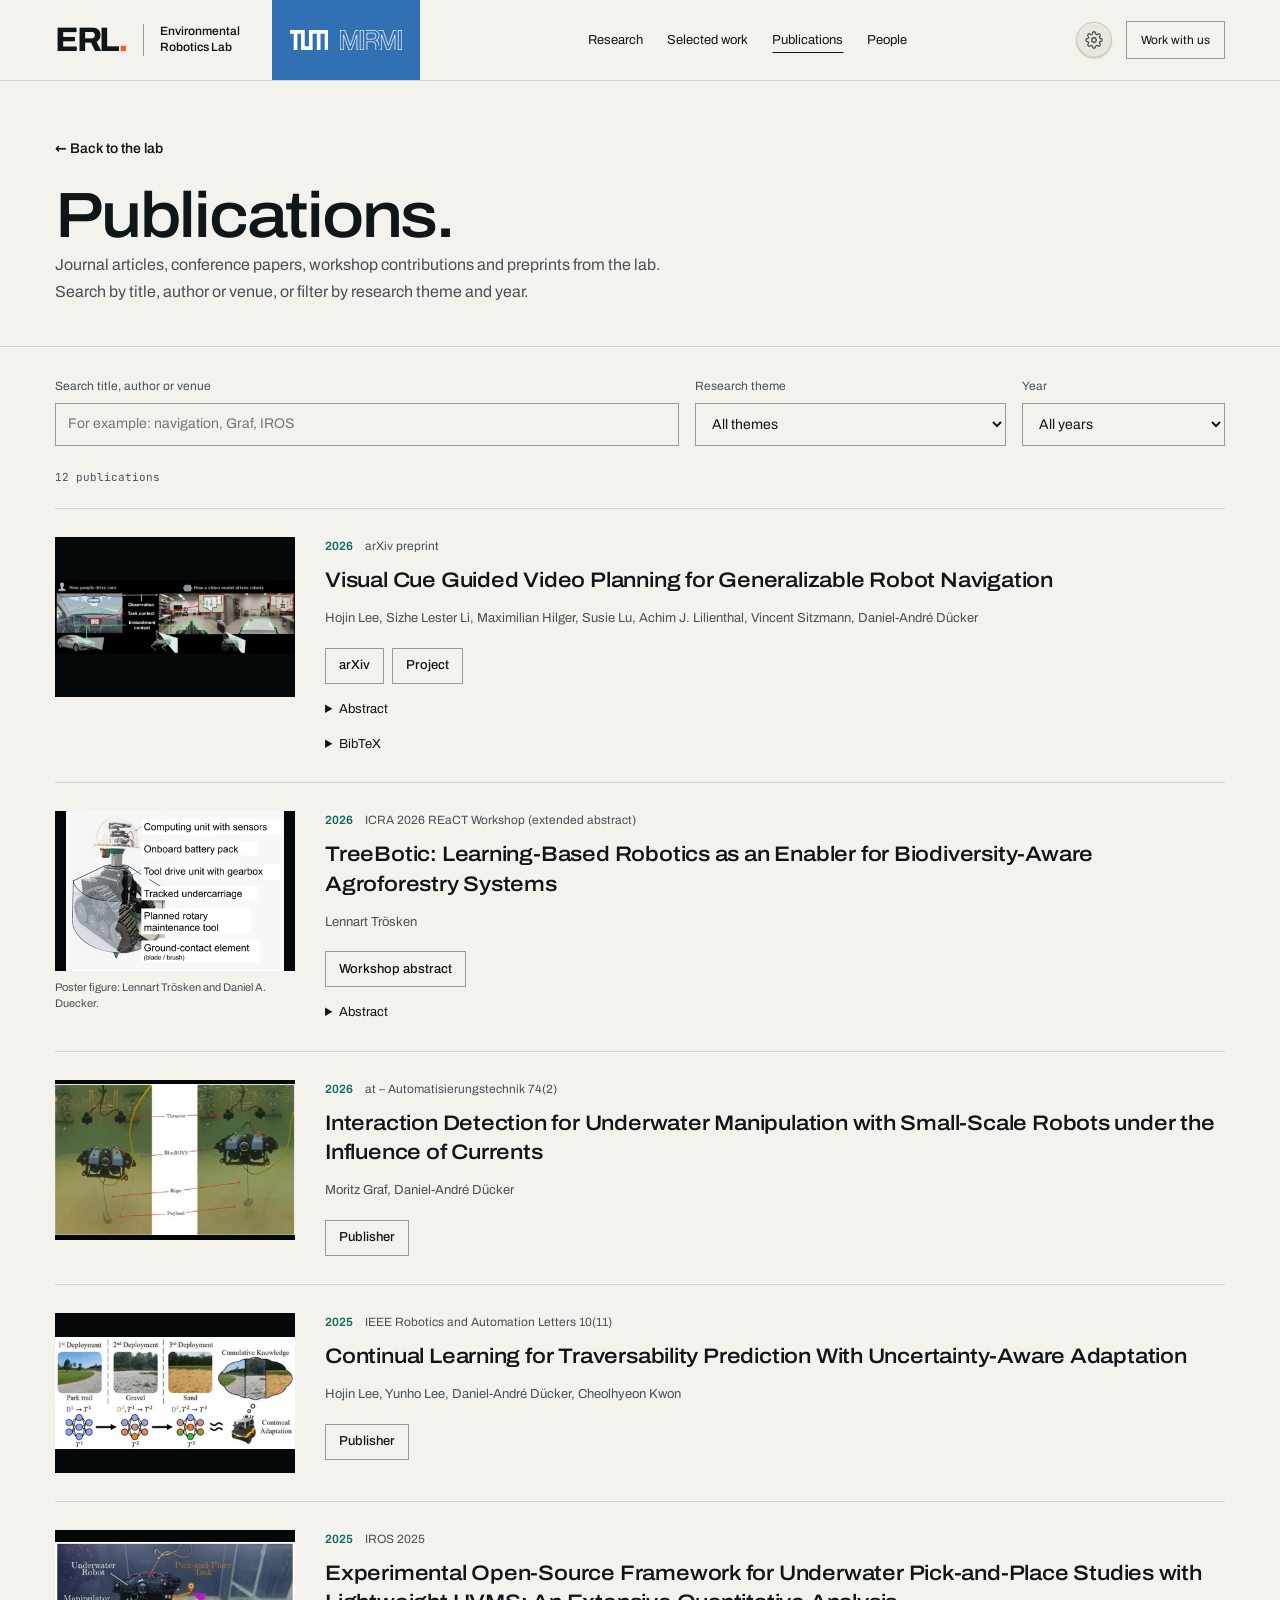
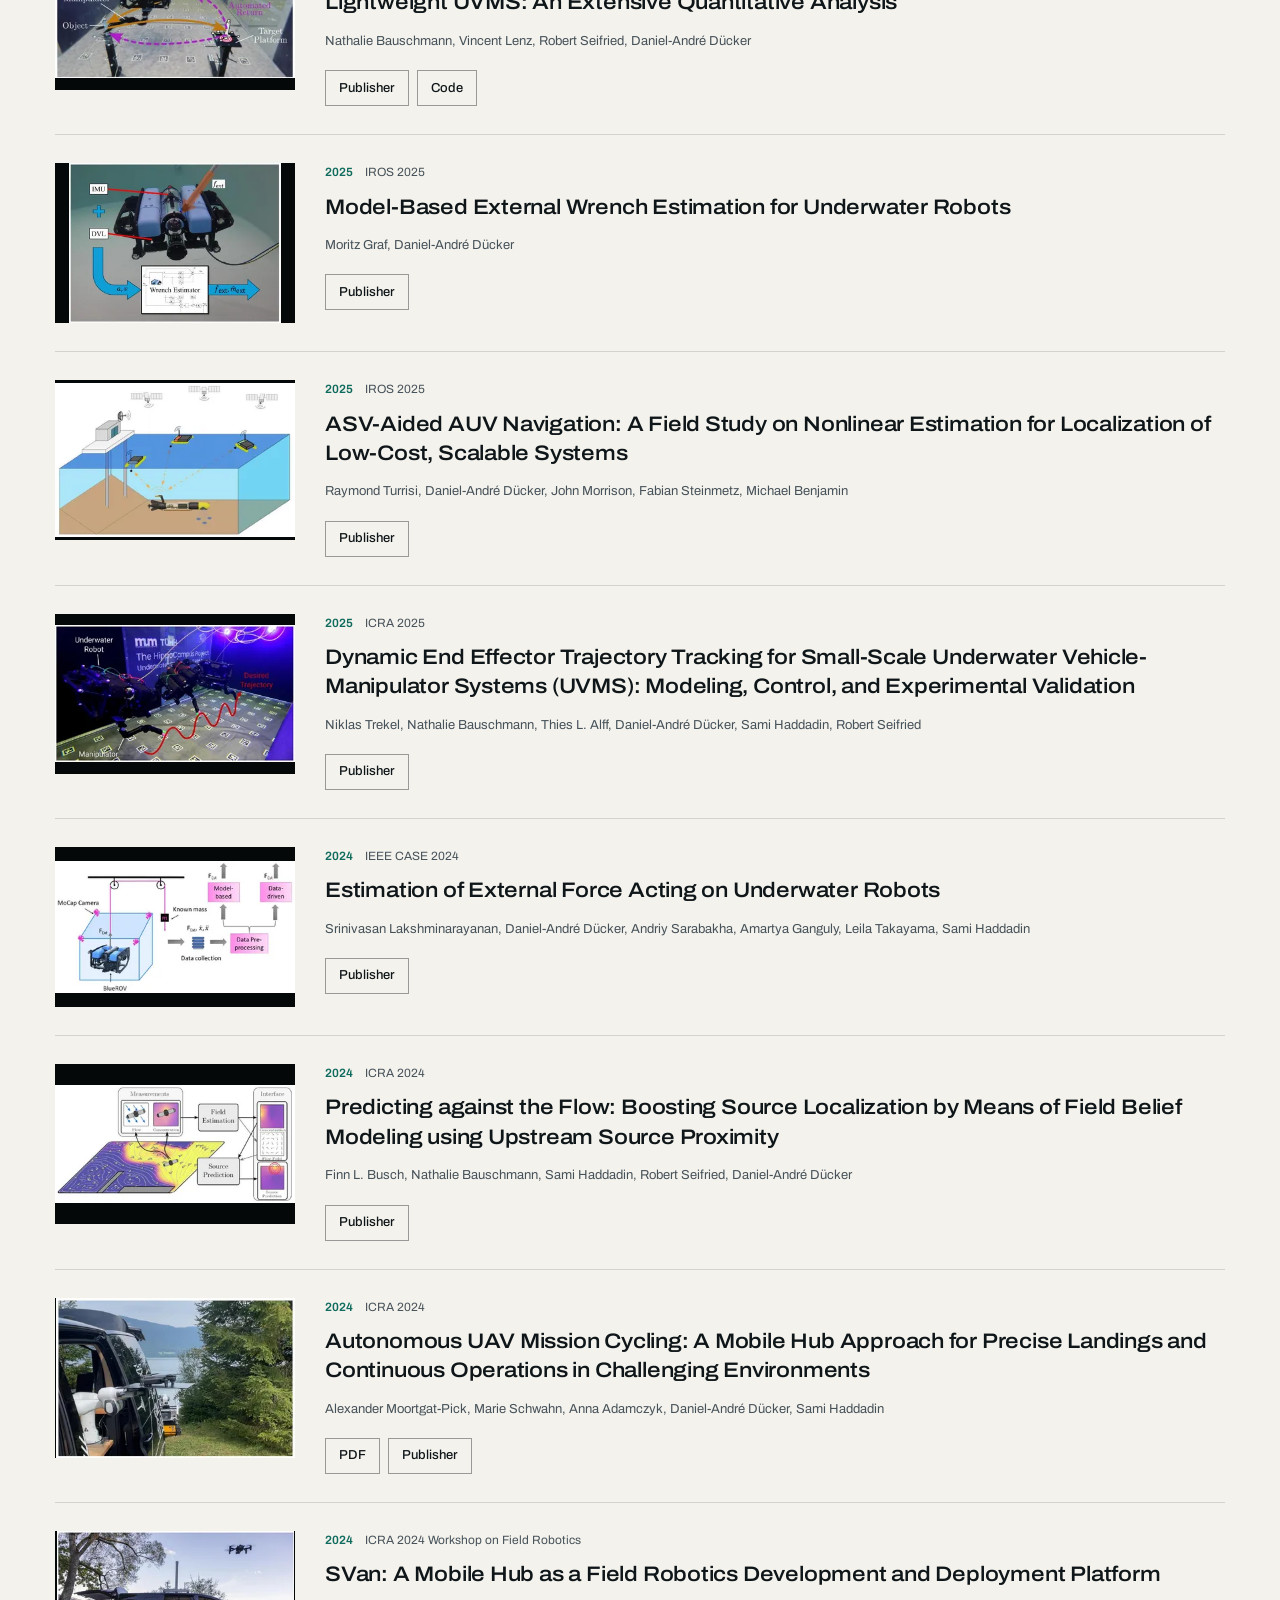
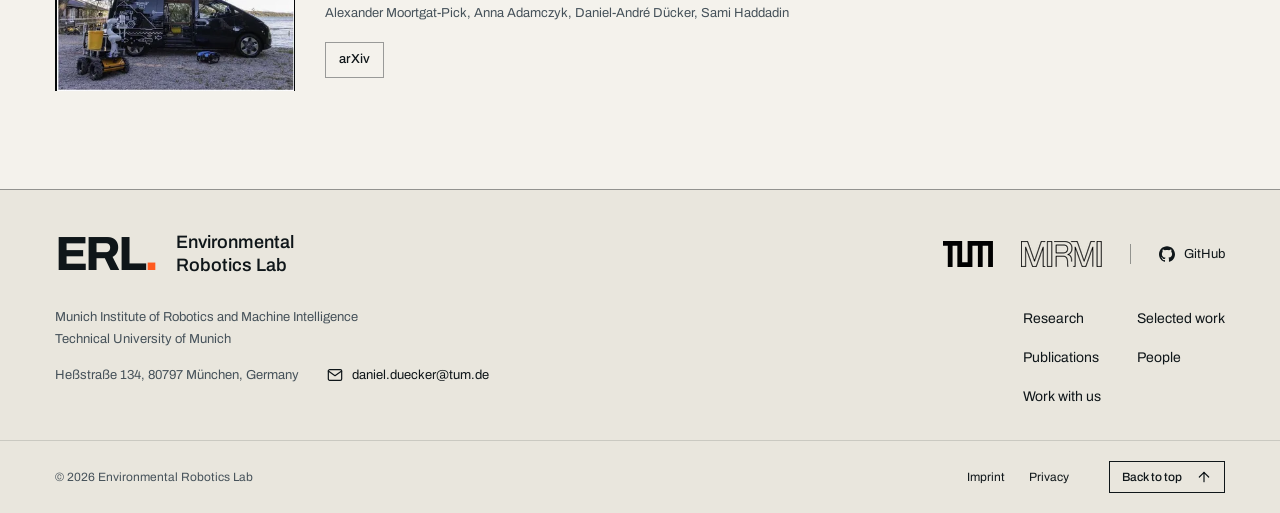
<file: publications/index.html>
<!DOCTYPE html><html lang="en"><head><meta charset="utf-8"><meta name="viewport" content="width=device-width, initial-scale=1"><meta name="color-scheme" content="light dark"><title>Publications | Environmental Robotics Lab</title><meta name="description" content="Journal articles, conference papers, workshop contributions and preprints from the lab. Search by title, author or venue, or filter by research theme and year."><meta property="og:title" content="Publications | Environmental Robotics Lab"><meta property="og:description" content="Journal articles, conference papers, workshop contributions and preprints from the lab. Search by title, author or venue, or filter by research theme and year."><meta property="og:type" content="website"><meta property="og:site_name" content="Environmental Robotics Lab"><meta property="og:image" content="https://environmentalroboticslab.org/social/erl-preview.png"><meta property="og:image:secure_url" content="https://environmentalroboticslab.org/social/erl-preview.png"><meta property="og:image:type" content="image/png"><meta property="og:image:width" content="1200"><meta property="og:image:height" content="630"><meta property="og:image:alt" content="Environmental Robotics Lab, with its mobile lab and ground and underwater robots at the lake."><meta name="twitter:card" content="summary_large_image"><meta name="twitter:title" content="Publications | Environmental Robotics Lab"><meta name="twitter:description" content="Journal articles, conference papers, workshop contributions and preprints from the lab. Search by title, author or venue, or filter by research theme and year."><meta name="twitter:image" content="https://environmentalroboticslab.org/social/erl-preview.png"><meta name="twitter:image:alt" content="Environmental Robotics Lab, with its mobile lab and ground and underwater robots at the lake."><meta property="og:url" content="https://environmentalroboticslab.org/publications/"><meta property="og:locale" content="en_GB"><link rel="canonical" href="https://environmentalroboticslab.org/publications/"><link rel="alternate" hreflang="en" href="https://environmentalroboticslab.org/publications/"><link rel="alternate" hreflang="de" href="https://environmentalroboticslab.org/de/publications/"><link rel="alternate" hreflang="x-default" href="https://environmentalroboticslab.org/publications/"><link rel="icon" href="/favicon.svg" type="image/svg+xml"><script>
      (() => {
        let theme = matchMedia('(prefers-color-scheme: dark)').matches ? 'dark' : 'light';
        let motion = 'auto';
        try {
          const override = new URLSearchParams(location.search).get('theme') || localStorage.getItem('theme');
          if (override === 'light' || override === 'dark') theme = override;
          motion = localStorage.getItem('motion') || 'auto';
        } catch {}
        document.documentElement.dataset.theme = theme;
        document.documentElement.dataset.motionChoice = motion;
        document.documentElement.dataset.motion = motion === 'auto' ? (matchMedia('(prefers-reduced-motion: reduce)').matches ? 'reduce' : 'full') : motion;
      })();
    </script><link rel="stylesheet" href="/_astro/Layout.pDkKB2x7.css"></head><body class="placeholder-site" id="page-top"><a class="skip" href="#main">Skip to content</a><header class="site-header"><div class="shell header-row"><a class="brand" href="/" aria-label="Environmental Robotics Lab at TUM"><span class="brand-mark">ERL<span aria-hidden="true">.</span></span><span class="brand-name">Environmental<br>Robotics Lab</span></a><div class="institution-marks"><a href="https://www.tum.de/en/" aria-label="Technical University of Munich"><svg xmlns:dc="http://purl.org/dc/elements/1.1/" xmlns:cc="http://creativecommons.org/ns#" xmlns:rdf="http://www.w3.org/1999/02/22-rdf-syntax-ns#" xmlns:svg="http://www.w3.org/2000/svg" xmlns:sodipodi="http://sodipodi.sourceforge.net/DTD/sodipodi-0.dtd" xmlns:inkscape="http://www.inkscape.org/namespaces/inkscape" id="Ebene_1" x="0px" y="0px" width="408.16" height="212.46684" viewBox="-16.014 -31 408.16 212.46684" enable-background="new -16.014 -31 149 114" xml:space="preserve" sodipodi:docname="TUM_Web_Logo_blau.svg" inkscape:version="1.0.1 (3bc2e813f5, 2020-09-07)" class="institution-mark"><metadata id="metadata13"><rdf:RDF><cc:Work rdf:about=""><dc:format>image/svg+xml</dc:format><dc:type rdf:resource="http://purl.org/dc/dcmitype/StillImage" /><dc:title>TUM_Web_Logo_blau</dc:title></cc:Work></rdf:RDF></metadata><defs id="defs11" /><sodipodi:namedview pagecolor="#ffffff" bordercolor="#666666" borderopacity="1" objecttolerance="10" gridtolerance="10" guidetolerance="10" inkscape:pageopacity="0" inkscape:pageshadow="2" inkscape:window-width="1920" inkscape:window-height="986" id="namedview9" showgrid="false" fit-margin-top="0" fit-margin-left="0" fit-margin-right="0" fit-margin-bottom="0" inkscape:zoom="1.754386" inkscape:cx="124.61021" inkscape:cy="115.2546" inkscape:window-x="-11" inkscape:window-y="-11" inkscape:window-maximized="1" inkscape:current-layer="Ebene_1" />
<title id="title2">TUM_Web_Logo_blau</title>
<desc id="desc4">TUM</desc>
<path fill="#3070b3" d="m 140.54052,-31 v 173.32822 h 44.72985 V -31 H 392.146 V 181.46685 H 353.00738 V 8.138629 H 308.2775 V 181.46685 H 269.13887 V 8.138629 H 224.40902 V 181.46685 H 101.4019 V 8.138629 H 62.26327 V 181.46685 H 23.12462 V 8.138629 H -16.014 V -31 Z" id="path6" style="stroke-width:5.59123" />
</svg></a><a href="https://www.mirmi.tum.de/en/mirmi/" aria-label="Munich Institute of Robotics and Machine Intelligence"><img src="/_astro/mirmi.BAgoNZDB_Z1UIhLS.webp" srcset="/_astro/mirmi.BAgoNZDB_Z1UIhLS.webp 1x, /_astro/mirmi.BAgoNZDB_12aJum.webp 2x, /_astro/mirmi.BAgoNZDB_1ezzxe.webp 3x" alt="MIRMI" loading="eager" decoding="async" width="62" height="20" class="institution-mark"></a></div><nav class="desktop-nav" aria-label="Main navigation"><a href="/#research">Research</a><a href="/#work">Selected work</a><a href="/publications/" aria-current="page">Publications</a><a href="/#people">People</a></nav><div class="header-tools"><details class="opt" data-options data-astro-cid-2rwairet><summary aria-label="Language, theme and motion" title="Language, theme and motion" data-astro-cid-2rwairet><svg class="opt__icon" width="18" height="18" viewBox="0 0 24 24" aria-hidden="true" fill="none" stroke="currentColor" stroke-width="1.7" stroke-linecap="round" stroke-linejoin="round" data-astro-cid-2rwairet><circle cx="12" cy="12" r="3" data-astro-cid-2rwairet></circle><path d="M19.4 15a1.65 1.65 0 0 0 .33 1.82l.06.06a2 2 0 1 1-2.83 2.83l-.06-.06a1.65 1.65 0 0 0-1.82-.33 1.65 1.65 0 0 0-1 1.51V21a2 2 0 1 1-4 0v-.09a1.65 1.65 0 0 0-1.08-1.51 1.65 1.65 0 0 0-1.82.33l-.06.06a2 2 0 1 1-2.83-2.83l.06-.06a1.65 1.65 0 0 0 .33-1.82 1.65 1.65 0 0 0-1.51-1H3a2 2 0 1 1 0-4h.09A1.65 1.65 0 0 0 4.6 9a1.65 1.65 0 0 0-.33-1.82l-.06-.06a2 2 0 1 1 2.83-2.83l.06.06a1.65 1.65 0 0 0 1.82.33H9a1.65 1.65 0 0 0 1-1.51V3a2 2 0 1 1 4 0v.09a1.65 1.65 0 0 0 1 1.51 1.65 1.65 0 0 0 1.82-.33l.06-.06a2 2 0 1 1 2.83 2.83l-.06.06a1.65 1.65 0 0 0-.33 1.82V9a1.65 1.65 0 0 0 1.51 1H21a2 2 0 1 1 0 4h-.09a1.65 1.65 0 0 0-1.51 1z" data-astro-cid-2rwairet></path></svg></summary><div class="opt__panel" data-astro-cid-2rwairet><p class="label" data-astro-cid-2rwairet>Language</p><div class="opt__row" role="group" aria-label="Language" data-astro-cid-2rwairet><a class="opt__choice opt__language" href="/publications/" data-language-path="/publications/" hreflang="en" lang="en" aria-current="true" data-astro-cid-2rwairet><span data-astro-cid-2rwairet>English</span><svg width="12" height="12" viewBox="0 0 16 16" fill="none" stroke="currentColor" stroke-width="1.8" aria-hidden="true" data-astro-cid-2rwairet><path d="m3 8 3 3 7-7" data-astro-cid-2rwairet></path></svg></a><a class="opt__choice opt__language" href="/de/publications/" data-language-path="/de/publications/" hreflang="de" lang="de" data-astro-cid-2rwairet><span data-astro-cid-2rwairet>Deutsch</span></a></div><p class="label" data-astro-cid-2rwairet>Theme</p><div class="opt__row" role="group" data-astro-cid-2rwairet><button type="button" class="opt__choice" data-theme-set="light" data-astro-cid-2rwairet>Light</button><button type="button" class="opt__choice" data-theme-set="dark" data-astro-cid-2rwairet>Dark</button></div><p class="label" data-astro-cid-2rwairet>Motion</p><div class="opt__row opt__row--3" role="group" data-astro-cid-2rwairet><button type="button" class="opt__choice" data-motion-set="auto" data-astro-cid-2rwairet>Auto</button><button type="button" class="opt__choice" data-motion-set="full" data-astro-cid-2rwairet>On</button><button type="button" class="opt__choice" data-motion-set="reduce" data-astro-cid-2rwairet>Off</button></div></div></details><script type="module">var e=()=>{document.querySelectorAll(`[data-language-path]`).forEach(e=>{e.href=`${e.dataset.languagePath}${location.search}${location.hash}`})};e(),window.addEventListener(`hashchange`,e),window.addEventListener(`popstate`,e);var t=document.documentElement,n=document.querySelectorAll(`[data-theme-set]`),r=()=>n.forEach(e=>e.setAttribute(`aria-current`,String(e.dataset.themeSet===t.dataset.theme)));n.forEach(e=>e.addEventListener(`click`,()=>{let n=e.dataset.themeSet===`dark`?`dark`:`light`;t.dataset.theme=n;try{localStorage.setItem(`theme`,n)}catch{}window.dispatchEvent(new CustomEvent(`themechange`,{detail:n})),r()})),r();var i=document.querySelectorAll(`[data-motion-set]`),a=()=>{try{return localStorage.getItem(`motion`)??`auto`}catch{return`auto`}},o=()=>{let e=a();i.forEach(t=>t.setAttribute(`aria-current`,String(t.dataset.motionSet===e)))};i.forEach(e=>e.addEventListener(`click`,()=>{let n=e.dataset.motionSet??`auto`;try{n===`auto`?localStorage.removeItem(`motion`):localStorage.setItem(`motion`,n)}catch{}let r=matchMedia(`(prefers-reduced-motion: reduce)`).matches?`reduce`:`full`;t.dataset.motionChoice=n,t.dataset.motion=n===`auto`?r:n,window.dispatchEvent(new CustomEvent(`motionchange`,{detail:t.dataset.motion})),o()})),o(),document.querySelectorAll(`[data-options]`).forEach(e=>{document.addEventListener(`click`,t=>{e.open&&!e.contains(t.target)&&(e.open=!1)}),e.addEventListener(`keydown`,t=>{t.key===`Escape`&&(e.open=!1,e.querySelector(`summary`)?.focus())})});</script><a class="header-contact" href="/#contact">Work with us</a><details class="mobile-menu"><summary><span class="mobile-menu__label">Menu</span><svg class="mobile-menu__icon" aria-hidden="true" width="22" height="22" viewBox="0 0 24 24" fill="none" stroke="currentColor" stroke-width="1.7"><path d="M4 7h16M4 12h16M4 17h16"></path></svg></summary><nav aria-label="Mobile navigation"><a href="/#research">Research</a><a href="/#work">Selected work</a><a href="/publications/">Publications</a><a href="/#people">People</a><a href="/#contact">Work with us</a></nav></details></div></div></header><main id="main"><section class="page-intro"><div class="shell"><a class="text-link" href="/">← Back to the lab</a><h1>Publications<span class="title-dot">.</span></h1><p class="section-intro">Journal articles, conference papers, workshop contributions and preprints from the lab. Search by title, author or venue, or filter by research theme and year.</p></div></section><div class="shell publications-body"><form class="publication-filters" role="search" data-filters hidden><label>Search title, author or venue<input name="q" type="search" autocomplete="off" placeholder="For example: navigation, Graf, IROS"></label><label>Research theme<select name="theme"><option value="">All themes</option><option value="aquatic">Aquatic robotics</option><option value="navigation">Navigation in unfamiliar places</option><option value="hubs">Mobile robot hubs</option></select></label><label>Year<select name="year"><option value="">All years</option><option value="2026">2026</option><option value="2025">2025</option><option value="2024">2024</option></select></label></form><div class="publication-controls"><p role="status" aria-live="polite"><span data-result-count>12</span> publications</p><button type="button" class="filter-reset" data-reset hidden>Clear filters</button></div><div data-publications><article class="publication publication--illustrated" id="lee2026cuenav" data-paper data-search="visual cue guided video planning for generalizable robot navigation hojin lee, sizhe lester li, maximilian hilger, susie lu, achim j. lilienthal, vincent sitzmann, daniel-andré dücker arxiv preprint 2026" data-year="2026" data-theme="navigation"><figure class="publication-media"><a class="publication-image publication-image--diagram" href="https://cuenav.github.io/" tabindex="-1" aria-hidden="true"><picture><source srcset="/_astro/thumb.BpC9T-V0_2nedi.webp 360w, /_astro/thumb.BpC9T-V0_2tuvSf.webp 640w, /_astro/thumb.BpC9T-V0_rzR40.webp 900w" type="image/webp" sizes="(min-width: 681px) 240px, 90vw"><img src="/_astro/thumb.BpC9T-V0_umCt4.png" srcset="/_astro/thumb.BpC9T-V0_1VnSl7.png 360w, /_astro/thumb.BpC9T-V0_ZGFWMR.png 640w, /_astro/thumb.BpC9T-V0_2lAwbO.png 900w" alt sizes="(min-width: 681px) 240px, 90vw" loading="lazy" decoding="async" width="2200" height="677"></picture></a></figure><div class="publication-main"><p class="publication-venue"><span class="publication-date">2026</span>arXiv preprint</p><h3><a href="https://cuenav.github.io/">Visual Cue Guided Video Planning for Generalizable Robot Navigation</a></h3><p class="publication-authors">Hojin Lee, Sizhe Lester Li, Maximilian Hilger, Susie Lu, Achim J. Lilienthal, Vincent Sitzmann, Daniel-André Dücker</p><div class="publication-links"><a class="btn btn--line" href="https://arxiv.org/abs/2609.16737">arXiv</a><a class="btn btn--line" href="https://cuenav.github.io/">Project</a></div><details class="paper-details"><summary>Abstract</summary><p lang="en">People drive through places they have never seen by reading visual cues such as a map, a landmark, or the shape of the road ahead. CueNav gives a robot the same ability: a video planner imagines the drive, flow fields turn the imagined video into motion, and an inverse dynamics model turns motion into commands for the specific robot, replanning as it goes.
</p></details><details class="paper-details"><summary>BibTeX</summary><button type="button" class="citation-copy" data-citation-copy data-copied="Copied" data-error="Select and copy the citation below.">Copy citation</button><span class="citation-status" role="status"></span><pre tabindex="0">@article{lee2026cuenav,
  title   = {Visual Cue Guided Video Planning for Generalizable Robot Navigation},
  author  = {Lee, Hojin and Li, Sizhe Lester and Hilger, Maximilian and Lu, Susie
             and Lilienthal, Achim J. and Sitzmann, Vincent and Duecker, Daniel A.},
  journal = {arXiv preprint arXiv:2609.16737},
  year    = {2026}
}
</pre></details></div></article><script type="module">document.querySelectorAll(`[data-citation-copy]`).forEach(e=>e.addEventListener(`click`,async()=>{let t=e.parentElement?.querySelector(`pre`)?.textContent||``,n=e.parentElement?.querySelector(`.citation-status`);try{await navigator.clipboard.writeText(t),n&&(n.textContent=e.dataset.copied||``)}catch{n&&(n.textContent=e.dataset.error||``)}}));</script><article class="publication publication--illustrated" id="troesken2026treebotic" data-paper data-search="treebotic: learning-based robotics as an enabler for biodiversity-aware agroforestry systems lennart trösken icra 2026 react workshop (extended abstract) 2026" data-year="2026" data-theme><figure class="publication-media"><a class="publication-image publication-image--diagram" href="https://sites.google.com/view/react-climate-robotics/abstracts" tabindex="-1" aria-hidden="true"><picture><source srcset="/_astro/prototype.Cbj2-0jw_Z12Ucgk.webp 360w, /_astro/prototype.Cbj2-0jw_28uqSN.webp 640w, /_astro/prototype.Cbj2-0jw_8ao6R.webp 900w" type="image/webp" sizes="(min-width: 681px) 240px, 90vw"><img src="/_astro/prototype.Cbj2-0jw_FOyKM.jpg" srcset="/_astro/prototype.Cbj2-0jw_Z2vKFVj.jpg 360w, /_astro/prototype.Cbj2-0jw_EDWdO.jpg 640w, /_astro/prototype.Cbj2-0jw_Z1kF5y7.jpg 900w" alt sizes="(min-width: 681px) 240px, 90vw" loading="lazy" decoding="async" width="2160" height="1585"></picture></a><figcaption>Poster figure: Lennart Trösken and Daniel A. Duecker.</figcaption></figure><div class="publication-main"><p class="publication-venue"><span class="publication-date">2026</span>ICRA 2026 REaCT Workshop (extended abstract)</p><h3><a href="https://sites.google.com/view/react-climate-robotics/abstracts">TreeBotic: Learning-Based Robotics as an Enabler for Biodiversity-Aware Agroforestry Systems</a></h3><p class="publication-authors">Lennart Trösken</p><div class="publication-links"><a class="btn btn--line" href="https://sites.google.com/view/react-climate-robotics/abstracts">Workshop abstract</a></div><details class="paper-details"><summary>Abstract</summary><p lang="en">TreeBotic proposes a framework for robotics in agroforestry, where trees and crops share a changing environment. It combines learning from human demonstrations and corrections, environmental indicators that inform robot decisions, and coupled robotic and ecological simulation. These components are intended to help evaluate field-management strategies with biodiversity as an explicit objective.</p></details></div></article><article class="publication publication--illustrated" id="graf2026interaction" data-paper data-search="interaction detection for underwater manipulation with small-scale robots under the influence of currents moritz graf, daniel-andré dücker at – automatisierungstechnik 74(2) 2026" data-year="2026" data-theme="aquatic"><figure class="publication-media"><a class="publication-image publication-image--diagram" href="https://doi.org/10.1515/auto-2025-0086" tabindex="-1" aria-hidden="true"><picture><source srcset="/_astro/experiment.Cm7qOd7N_1Om8nX.webp 360w, /_astro/experiment.Cm7qOd7N_15zSdw.webp 640w, /_astro/experiment.Cm7qOd7N_ZSrNY6.webp 900w" type="image/webp" sizes="(min-width: 681px) 240px, 90vw"><img src="/_astro/experiment.Cm7qOd7N_12Gxls.jpg" srcset="/_astro/experiment.Cm7qOd7N_lvDHY.jpg 360w, /_astro/experiment.Cm7qOd7N_ZnfArs.jpg 640w, /_astro/experiment.Cm7qOd7N_Z2miiE5.jpg 900w" alt sizes="(min-width: 681px) 240px, 90vw" loading="lazy" decoding="async" width="1382" height="870"></picture></a></figure><div class="publication-main"><p class="publication-venue"><span class="publication-date">2026</span>at – Automatisierungstechnik 74(2)</p><h3><a href="https://doi.org/10.1515/auto-2025-0086">Interaction Detection for Underwater Manipulation with Small-Scale Robots under the Influence of Currents</a></h3><p class="publication-authors">Moritz Graf, Daniel-André Dücker</p><div class="publication-links"><a class="btn btn--line" href="https://doi.org/10.1515/auto-2025-0086">Publisher</a></div></div></article><article class="publication publication--illustrated" id="lee2025continual" data-paper data-search="continual learning for traversability prediction with uncertainty-aware adaptation hojin lee, yunho lee, daniel-andré dücker, cheolhyeon kwon ieee robotics and automation letters 10(11) 2025" data-year="2025" data-theme="navigation"><figure class="publication-media"><a class="publication-image publication-image--diagram" href="https://doi.org/10.1109/LRA.2025.3619687" tabindex="-1" aria-hidden="true"><picture><source srcset="/_astro/figure.D4JUrXD0_ZoLNFr.webp 360w, /_astro/figure.D4JUrXD0_Z10B4Hf.webp 640w, /_astro/figure.D4JUrXD0_1KdOXx.webp 779w" type="image/webp" sizes="(min-width: 681px) 240px, 90vw"><img src="/_astro/figure.D4JUrXD0_1EhsTu.jpg" srcset="/_astro/figure.D4JUrXD0_ZuIaJu.jpg 360w, /_astro/figure.D4JUrXD0_Z16xqLi.jpg 640w, /_astro/figure.D4JUrXD0_1EhsTu.jpg 779w" alt sizes="(min-width: 681px) 240px, 90vw" loading="lazy" decoding="async" width="779" height="364"></picture></a></figure><div class="publication-main"><p class="publication-venue"><span class="publication-date">2025</span>IEEE Robotics and Automation Letters 10(11)</p><h3><a href="https://doi.org/10.1109/LRA.2025.3619687">Continual Learning for Traversability Prediction With Uncertainty-Aware Adaptation</a></h3><p class="publication-authors">Hojin Lee, Yunho Lee, Daniel-André Dücker, Cheolhyeon Kwon</p><div class="publication-links"><a class="btn btn--line" href="https://doi.org/10.1109/LRA.2025.3619687">Publisher</a></div></div></article><article class="publication publication--illustrated" id="bauschmann2025framework" data-paper data-search="experimental open-source framework for underwater pick-and-place studies with lightweight uvms: an extensive quantitative analysis nathalie bauschmann, vincent lenz, robert seifried, daniel-andré dücker iros 2025 2025" data-year="2025" data-theme="aquatic"><figure class="publication-media"><a class="publication-image publication-image--diagram" href="https://doi.org/10.1109/IROS60139.2025.11246860" tabindex="-1" aria-hidden="true"><picture><source srcset="/_astro/figure.Dcf-4NcO_17mKms.webp 360w, /_astro/figure.Dcf-4NcO_Z27zhuU.webp 640w, /_astro/figure.Dcf-4NcO_Z15NrVK.webp 857w" type="image/webp" sizes="(min-width: 681px) 240px, 90vw"><img src="/_astro/figure.Dcf-4NcO_Z1bJO0N.jpg" srcset="/_astro/figure.Dcf-4NcO_11qoip.jpg 360w, /_astro/figure.Dcf-4NcO_Z2dvDyX.jpg 640w, /_astro/figure.Dcf-4NcO_Z1bJO0N.jpg 857w" alt sizes="(min-width: 681px) 240px, 90vw" loading="lazy" decoding="async" width="857" height="486"></picture></a></figure><div class="publication-main"><p class="publication-venue"><span class="publication-date">2025</span>IROS 2025</p><h3><a href="https://doi.org/10.1109/IROS60139.2025.11246860">Experimental Open-Source Framework for Underwater Pick-and-Place Studies with Lightweight UVMS: An Extensive Quantitative Analysis</a></h3><p class="publication-authors">Nathalie Bauschmann, Vincent Lenz, Robert Seifried, Daniel-André Dücker</p><div class="publication-links"><a class="btn btn--line" href="https://doi.org/10.1109/IROS60139.2025.11246860">Publisher</a><a class="btn btn--line" href="https://github.com/HippoCampusRobotics/uvms">Code</a></div></div></article><article class="publication publication--illustrated" id="graf2025wrench" data-paper data-search="model-based external wrench estimation for underwater robots moritz graf, daniel-andré dücker iros 2025 2025" data-year="2025" data-theme="aquatic"><figure class="publication-media"><a class="publication-image publication-image--diagram" href="https://doi.org/10.1109/IROS60139.2025.11245862" tabindex="-1" aria-hidden="true"><picture><source srcset="/_astro/figure.wKaBkgrR_QyAWH.webp 360w, /_astro/figure.wKaBkgrR_1OhJls.webp 640w, /_astro/figure.wKaBkgrR_1SEtw6.webp 712w" type="image/webp" sizes="(min-width: 681px) 240px, 90vw"><img src="/_astro/figure.wKaBkgrR_1MI7s3.jpg" srcset="/_astro/figure.wKaBkgrR_KCeSE.jpg 360w, /_astro/figure.wKaBkgrR_1Ilnhp.jpg 640w, /_astro/figure.wKaBkgrR_1MI7s3.jpg 712w" alt sizes="(min-width: 681px) 240px, 90vw" loading="lazy" decoding="async" width="712" height="536"></picture></a></figure><div class="publication-main"><p class="publication-venue"><span class="publication-date">2025</span>IROS 2025</p><h3><a href="https://doi.org/10.1109/IROS60139.2025.11245862">Model-Based External Wrench Estimation for Underwater Robots</a></h3><p class="publication-authors">Moritz Graf, Daniel-André Dücker</p><div class="publication-links"><a class="btn btn--line" href="https://doi.org/10.1109/IROS60139.2025.11245862">Publisher</a></div></div></article><article class="publication publication--illustrated" id="turrisi2025asv" data-paper data-search="asv-aided auv navigation: a field study on nonlinear estimation for localization of low-cost, scalable systems raymond turrisi, daniel-andré dücker, john morrison, fabian steinmetz, michael benjamin iros 2025 2025" data-year="2025" data-theme="aquatic"><figure class="publication-media"><a class="publication-image publication-image--diagram" href="https://doi.org/10.1109/IROS60139.2025.11247220" tabindex="-1" aria-hidden="true"><picture><source srcset="/_astro/figure.C--xLln6_Z7BGgQ.webp 360w, /_astro/figure.C--xLln6_Vkh0R.webp 640w, /_astro/figure.C--xLln6_1O8JiW.webp 777w" type="image/webp" sizes="(min-width: 681px) 240px, 90vw"><img src="/_astro/figure.C--xLln6_1IcneT.jpg" srcset="/_astro/figure.C--xLln6_Zdy3kT.jpg 360w, /_astro/figure.C--xLln6_PnTVO.jpg 640w, /_astro/figure.C--xLln6_1IcneT.jpg 777w" alt sizes="(min-width: 681px) 240px, 90vw" loading="lazy" decoding="async" width="777" height="499"></picture></a></figure><div class="publication-main"><p class="publication-venue"><span class="publication-date">2025</span>IROS 2025</p><h3><a href="https://doi.org/10.1109/IROS60139.2025.11247220">ASV-Aided AUV Navigation: A Field Study on Nonlinear Estimation for Localization of Low-Cost, Scalable Systems</a></h3><p class="publication-authors">Raymond Turrisi, Daniel-André Dücker, John Morrison, Fabian Steinmetz, Michael Benjamin</p><div class="publication-links"><a class="btn btn--line" href="https://doi.org/10.1109/IROS60139.2025.11247220">Publisher</a></div></div></article><article class="publication publication--illustrated" id="trekel2025uvms" data-paper data-search="dynamic end effector trajectory tracking for small-scale underwater vehicle-manipulator systems (uvms): modeling, control, and experimental validation niklas trekel, nathalie bauschmann, thies l. alff, daniel-andré dücker, sami haddadin, robert seifried icra 2025 2025" data-year="2025" data-theme="aquatic"><figure class="publication-media"><a class="publication-image publication-image--diagram" href="https://doi.org/10.1109/ICRA55743.2025.11128667" tabindex="-1" aria-hidden="true"><picture><source srcset="/_astro/figure.Cm77bSTv_Z2gloe8.webp 360w, /_astro/figure.Cm77bSTv_Zq6ihz.webp 640w, /_astro/figure.Cm77bSTv_2il5p5.webp 777w" type="image/webp" sizes="(min-width: 681px) 240px, 90vw"><img src="/_astro/figure.Cm77bSTv_2coIl2.jpg" srcset="/_astro/figure.Cm77bSTv_Z2mhKib.jpg 360w, /_astro/figure.Cm77bSTv_Zw2ElC.jpg 640w, /_astro/figure.Cm77bSTv_2coIl2.jpg 777w" alt sizes="(min-width: 681px) 240px, 90vw" loading="lazy" decoding="async" width="777" height="442"></picture></a></figure><div class="publication-main"><p class="publication-venue"><span class="publication-date">2025</span>ICRA 2025</p><h3><a href="https://doi.org/10.1109/ICRA55743.2025.11128667">Dynamic End Effector Trajectory Tracking for Small-Scale Underwater Vehicle-Manipulator Systems (UVMS): Modeling, Control, and Experimental Validation</a></h3><p class="publication-authors">Niklas Trekel, Nathalie Bauschmann, Thies L. Alff, Daniel-André Dücker, Sami Haddadin, Robert Seifried</p><div class="publication-links"><a class="btn btn--line" href="https://doi.org/10.1109/ICRA55743.2025.11128667">Publisher</a></div></div></article><article class="publication publication--illustrated" id="lakshminarayanan2024force" data-paper data-search="estimation of external force acting on underwater robots srinivasan lakshminarayanan, daniel-andré dücker, andriy sarabakha, amartya ganguly, leila takayama, sami haddadin ieee case 2024 2024" data-year="2024" data-theme="aquatic"><figure class="publication-media"><a class="publication-image publication-image--diagram" href="https://doi.org/10.1109/CASE59546.2024.10711608" tabindex="-1" aria-hidden="true"><picture><source srcset="/_astro/figure.C3WqGh06_Z22RAfA.webp 360w, /_astro/figure.C3WqGh06_ZTpPKm.webp 640w, /_astro/figure.C3WqGh06_9pa8W.webp 869w" type="image/webp" sizes="(min-width: 681px) 240px, 90vw"><img src="/_astro/figure.C3WqGh06_3sN4T.jpg" srcset="/_astro/figure.C3WqGh06_Z28NWjD.jpg 360w, /_astro/figure.C3WqGh06_Z10mcOp.jpg 640w, /_astro/figure.C3WqGh06_3sN4T.jpg 869w" alt sizes="(min-width: 681px) 240px, 90vw" loading="lazy" decoding="async" width="869" height="476"></picture></a></figure><div class="publication-main"><p class="publication-venue"><span class="publication-date">2024</span>IEEE CASE 2024</p><h3><a href="https://doi.org/10.1109/CASE59546.2024.10711608">Estimation of External Force Acting on Underwater Robots</a></h3><p class="publication-authors">Srinivasan Lakshminarayanan, Daniel-André Dücker, Andriy Sarabakha, Amartya Ganguly, Leila Takayama, Sami Haddadin</p><div class="publication-links"><a class="btn btn--line" href="https://doi.org/10.1109/CASE59546.2024.10711608">Publisher</a></div></div></article><article class="publication publication--illustrated" id="busch2024flow" data-paper data-search="predicting against the flow: boosting source localization by means of field belief modeling using upstream source proximity finn l. busch, nathalie bauschmann, sami haddadin, robert seifried, daniel-andré dücker icra 2024 2024" data-year="2024" data-theme="aquatic"><figure class="publication-media"><a class="publication-image publication-image--diagram" href="https://doi.org/10.1109/ICRA57147.2024.10610144" tabindex="-1" aria-hidden="true"><picture><source srcset="/_astro/figure.BctdTQ6I_Z2rPdWx.webp 360w, /_astro/figure.BctdTQ6I_1hBYK5.webp 640w, /_astro/figure.BctdTQ6I_2lTqgW.webp 859w" type="image/webp" sizes="(min-width: 681px) 240px, 90vw"><img src="/_astro/figure.BctdTQ6I_2fX4cT.jpg" srcset="/_astro/figure.BctdTQ6I_2wpxMl.jpg 360w, /_astro/figure.BctdTQ6I_1bFCG2.jpg 640w, /_astro/figure.BctdTQ6I_2fX4cT.jpg 859w" alt sizes="(min-width: 681px) 240px, 90vw" loading="lazy" decoding="async" width="859" height="422"></picture></a></figure><div class="publication-main"><p class="publication-venue"><span class="publication-date">2024</span>ICRA 2024</p><h3><a href="https://doi.org/10.1109/ICRA57147.2024.10610144">Predicting against the Flow: Boosting Source Localization by Means of Field Belief Modeling using Upstream Source Proximity</a></h3><p class="publication-authors">Finn L. Busch, Nathalie Bauschmann, Sami Haddadin, Robert Seifried, Daniel-André Dücker</p><div class="publication-links"><a class="btn btn--line" href="https://doi.org/10.1109/ICRA57147.2024.10610144">Publisher</a></div></div></article><article class="publication publication--illustrated" id="moortgatpick2024hub" data-paper data-search="autonomous uav mission cycling: a mobile hub approach for precise landings and continuous operations in challenging environments alexander moortgat-pick, marie schwahn, anna adamczyk, daniel-andré dücker, sami haddadin icra 2024 2024" data-year="2024" data-theme="hubs"><figure class="publication-media"><a class="publication-image publication-image--diagram" href="https://doi.org/10.1109/ICRA57147.2024.10611292" tabindex="-1" aria-hidden="true"><picture><source srcset="/_astro/figure.afHyFMg0_Z2mLadC.webp 360w, /_astro/figure.afHyFMg0_1dNA3y.webp 640w, /_astro/figure.afHyFMg0_Zn93Sk.webp 859w" type="image/webp" sizes="(min-width: 681px) 240px, 90vw"><img src="/_astro/figure.afHyFMg0_Zt5pWn.jpg" srcset="/_astro/figure.afHyFMg0_Z2sHwhF.jpg 360w, /_astro/figure.afHyFMg0_17RdYv.jpg 640w, /_astro/figure.afHyFMg0_Zt5pWn.jpg 859w" alt sizes="(min-width: 681px) 240px, 90vw" loading="lazy" decoding="async" width="859" height="575"></picture></a></figure><div class="publication-main"><p class="publication-venue"><span class="publication-date">2024</span>ICRA 2024</p><h3><a href="https://doi.org/10.1109/ICRA57147.2024.10611292">Autonomous UAV Mission Cycling: A Mobile Hub Approach for Precise Landings and Continuous Operations in Challenging Environments</a></h3><p class="publication-authors">Alexander Moortgat-Pick, Marie Schwahn, Anna Adamczyk, Daniel-André Dücker, Sami Haddadin</p><div class="publication-links"><a class="btn btn--line" href="https://www.envirobotics.org/publications/ICRA24_2684.pdf">PDF</a><a class="btn btn--line" href="https://doi.org/10.1109/ICRA57147.2024.10611292">Publisher</a></div></div></article><article class="publication publication--illustrated" id="moortgatpick2024svan" data-paper data-search="svan: a mobile hub as a field robotics development and deployment platform alexander moortgat-pick, anna adamczyk, daniel-andré dücker, sami haddadin icra 2024 workshop on field robotics 2024" data-year="2024" data-theme="hubs"><figure class="publication-media"><a class="publication-image publication-image--diagram" href="https://arxiv.org/abs/2405.03890" tabindex="-1" aria-hidden="true"><picture><source srcset="/_astro/figure.YeO9Lmor_2hvy7u.webp 360w, /_astro/figure.YeO9Lmor_LrgPq.webp 640w, /_astro/figure.YeO9Lmor_1KR97p.webp 884w" type="image/webp" sizes="(min-width: 681px) 240px, 90vw"><img src="/_astro/figure.YeO9Lmor_1EUM3m.jpg" srcset="/_astro/figure.YeO9Lmor_2bzc3r.jpg 360w, /_astro/figure.YeO9Lmor_FuTLn.jpg 640w, /_astro/figure.YeO9Lmor_1EUM3m.jpg 884w" alt sizes="(min-width: 681px) 240px, 90vw" loading="lazy" decoding="async" width="884" height="596"></picture></a></figure><div class="publication-main"><p class="publication-venue"><span class="publication-date">2024</span>ICRA 2024 Workshop on Field Robotics</p><h3><a href="https://arxiv.org/abs/2405.03890">SVan: A Mobile Hub as a Field Robotics Development and Deployment Platform</a></h3><p class="publication-authors">Alexander Moortgat-Pick, Anna Adamczyk, Daniel-André Dücker, Sami Haddadin</p><div class="publication-links"><a class="btn btn--line" href="https://arxiv.org/abs/2405.03890">arXiv</a></div></div></article></div><p class="empty-results" data-empty hidden>No publications match your search.</p></div></main><footer class="site-footer"><div class="shell footer-main"><div class="footer-heading"><a class="footer-brand" href="/"><span class="footer-monogram">ERL<span>.</span></span><span>Environmental<br>Robotics Lab</span></a><div class="footer-institutions"><a href="https://www.tum.de/en/" aria-label="Technical University of Munich"><svg xmlns:dc="http://purl.org/dc/elements/1.1/" xmlns:cc="http://creativecommons.org/ns#" xmlns:rdf="http://www.w3.org/1999/02/22-rdf-syntax-ns#" xmlns:svg="http://www.w3.org/2000/svg" xmlns:sodipodi="http://sodipodi.sourceforge.net/DTD/sodipodi-0.dtd" xmlns:inkscape="http://www.inkscape.org/namespaces/inkscape" id="Ebene_1" x="0px" y="0px" width="408.16" height="212.46684" viewBox="-16.014 -31 408.16 212.46684" enable-background="new -16.014 -31 149 114" xml:space="preserve" sodipodi:docname="TUM_Web_Logo_blau.svg" inkscape:version="1.0.1 (3bc2e813f5, 2020-09-07)" class="footer-institution-mark"><metadata id="metadata13"><rdf:RDF><cc:Work rdf:about=""><dc:format>image/svg+xml</dc:format><dc:type rdf:resource="http://purl.org/dc/dcmitype/StillImage" /><dc:title>TUM_Web_Logo_blau</dc:title></cc:Work></rdf:RDF></metadata><defs id="defs11" /><sodipodi:namedview pagecolor="#ffffff" bordercolor="#666666" borderopacity="1" objecttolerance="10" gridtolerance="10" guidetolerance="10" inkscape:pageopacity="0" inkscape:pageshadow="2" inkscape:window-width="1920" inkscape:window-height="986" id="namedview9" showgrid="false" fit-margin-top="0" fit-margin-left="0" fit-margin-right="0" fit-margin-bottom="0" inkscape:zoom="1.754386" inkscape:cx="124.61021" inkscape:cy="115.2546" inkscape:window-x="-11" inkscape:window-y="-11" inkscape:window-maximized="1" inkscape:current-layer="Ebene_1" />
<title id="title2">TUM_Web_Logo_blau</title>
<desc id="desc4">TUM</desc>
<path fill="#3070b3" d="m 140.54052,-31 v 173.32822 h 44.72985 V -31 H 392.146 V 181.46685 H 353.00738 V 8.138629 H 308.2775 V 181.46685 H 269.13887 V 8.138629 H 224.40902 V 181.46685 H 101.4019 V 8.138629 H 62.26327 V 181.46685 H 23.12462 V 8.138629 H -16.014 V -31 Z" id="path6" style="stroke-width:5.59123" />
</svg></a><a href="https://www.mirmi.tum.de/en/mirmi/" aria-label="Munich Institute of Robotics and Machine Intelligence"><img src="/_astro/mirmi.BAgoNZDB_ZYogd3.webp" srcset="/_astro/mirmi.BAgoNZDB_ZYogd3.webp 1x, /_astro/mirmi.BAgoNZDB_Z2vSYcC.webp 2x" alt="MIRMI" loading="lazy" decoding="async" width="81" height="26" class="footer-institution-mark"></a><a class="footer-github" href="https://github.com/ERL-Publications-Workshops"><svg class="icon" width="16" height="16" viewBox="0 0 24 24" aria-hidden="true" fill="currentColor" stroke="none" stroke-width="1.8" stroke-linecap="round" stroke-linejoin="round" data-astro-cid-ccg5yoga><path d="M12 .297c-6.63 0-12 5.373-12 12 0 5.303 3.438 9.8 8.205 11.385.6.113.82-.258.82-.577 0-.285-.01-1.04-.015-2.04-3.338.724-4.042-1.61-4.042-1.61C4.422 18.07 3.633 17.7 3.633 17.7c-1.087-.744.084-.729.084-.729 1.205.084 1.838 1.236 1.838 1.236 1.07 1.835 2.809 1.305 3.495.998.108-.776.417-1.305.76-1.605-2.665-.3-5.466-1.332-5.466-5.93 0-1.31.465-2.38 1.235-3.22-.135-.303-.54-1.523.105-3.176 0 0 1.005-.322 3.3 1.23.96-.267 1.98-.399 3-.405 1.02.006 2.04.138 3 .405 2.28-1.552 3.285-1.23 3.285-1.23.645 1.653.24 2.873.12 3.176.765.84 1.23 1.91 1.23 3.22 0 4.61-2.805 5.625-5.475 5.92.42.36.81 1.096.81 2.22 0 1.606-.015 2.896-.015 3.286 0 .315.21.69.825.57C20.565 22.092 24 17.592 24 12.297c0-6.627-5.373-12-12-12" data-astro-cid-ccg5yoga></path></svg>GitHub</a></div></div><div class="footer-information"><div><p class="footer-affiliation">Munich Institute of Robotics and Machine Intelligence<br>Technical University of Munich</p><div class="footer-contact"><address>Heßstraße 134, 80797 München, Germany</address><a class="footer-email" href="mailto:daniel.duecker@tum.de"><svg class="icon" width="16" height="16" viewBox="0 0 24 24" aria-hidden="true" fill="none" stroke="currentColor" stroke-width="1.8" stroke-linecap="round" stroke-linejoin="round" data-astro-cid-ccg5yoga><rect x="2" y="4" width="20" height="16" rx="2" data-astro-cid-ccg5yoga></rect><path d="m22 6-10 7L2 6" data-astro-cid-ccg5yoga></path></svg>daniel.duecker@tum.de</a></div></div><nav class="footer-nav" aria-label="Explore the lab"><ul><li><a href="/#research">Research</a></li><li><a href="/#work">Selected work</a></li><li><a href="/publications/">Publications</a></li><li><a href="/#people">People</a></li><li><a href="/#contact">Work with us</a></li></ul></nav></div></div><div class="shell footer-bottom"><p>&copy; 2026 Environmental Robotics Lab</p><nav aria-label="Legal information"><a href="/imprint/">Imprint</a><a href="/privacy/">Privacy</a></nav><a class="btn btn--line footer-top" href="#page-top">Back to top<svg class="icon" width="16" height="16" viewBox="0 0 24 24" aria-hidden="true" fill="none" stroke="currentColor" stroke-width="1.8" stroke-linecap="round" stroke-linejoin="round" data-astro-cid-ccg5yoga><path d="M5 12h14" data-astro-cid-ccg5yoga></path><path d="m12 5 7 7-7 7" data-astro-cid-ccg5yoga></path></svg></a></div></footer><script type="module">var e=document.querySelectorAll(`.site-header details`);e.forEach(t=>{t.addEventListener(`toggle`,()=>{t.open&&e.forEach(e=>{e!==t&&(e.open=!1)})}),t.querySelectorAll(`a`).forEach(e=>e.addEventListener(`click`,()=>{t.open=!1})),document.addEventListener(`keydown`,e=>{e.key===`Escape`&&t.open&&(t.open=!1,t.querySelector(`summary`)?.focus())}),document.addEventListener(`click`,e=>{t.contains(e.target)||(t.open=!1)})});</script></body></html><script type="module">var e=document.querySelector(`[data-filters]`);if(e){let t=e.elements.namedItem(`q`),n=e.elements.namedItem(`theme`),r=e.elements.namedItem(`year`),i=document.querySelector(`[data-reset]`),a=[...document.querySelectorAll(`[data-paper]`)],o=document.querySelector(`[data-result-count]`),s=document.querySelector(`[data-empty]`),c=e=>e.toLocaleLowerCase().normalize(`NFD`).replace(/[\u0300-\u036f]/g,``),l=()=>{let e=new URLSearchParams(location.search);t.value=e.get(`q`)||``,n.value=e.get(`theme`)||``,r.value=e.get(`year`)||``},u=(e=!0)=>{let l=c(t.value).trim().split(/\s+/).filter(Boolean),u=0;for(let e of a){let t=(!n.value||e.dataset.theme===n.value)&&(!r.value||e.dataset.year===r.value)&&l.every(t=>c(e.dataset.search||``).includes(t));e.hidden=!t,t&&u++}if(o.textContent=String(u),s.hidden=u>0,i.hidden=!t.value&&!n.value&&!r.value,e){let e=new URL(location.href);for(let[i,a]of[[`q`,t.value],[`theme`,n.value],[`year`,r.value]])a?e.searchParams.set(i,a):e.searchParams.delete(i);history.replaceState(null,``,e)}};e.hidden=!1,l(),u(!1),e.addEventListener(`submit`,e=>{e.preventDefault(),u()}),t.addEventListener(`input`,()=>u()),n.addEventListener(`change`,()=>u()),r.addEventListener(`change`,()=>u()),i.addEventListener(`click`,()=>{e.reset(),u(),t.focus()}),window.addEventListener(`popstate`,()=>{l(),u(!1)})}</script>
</file>
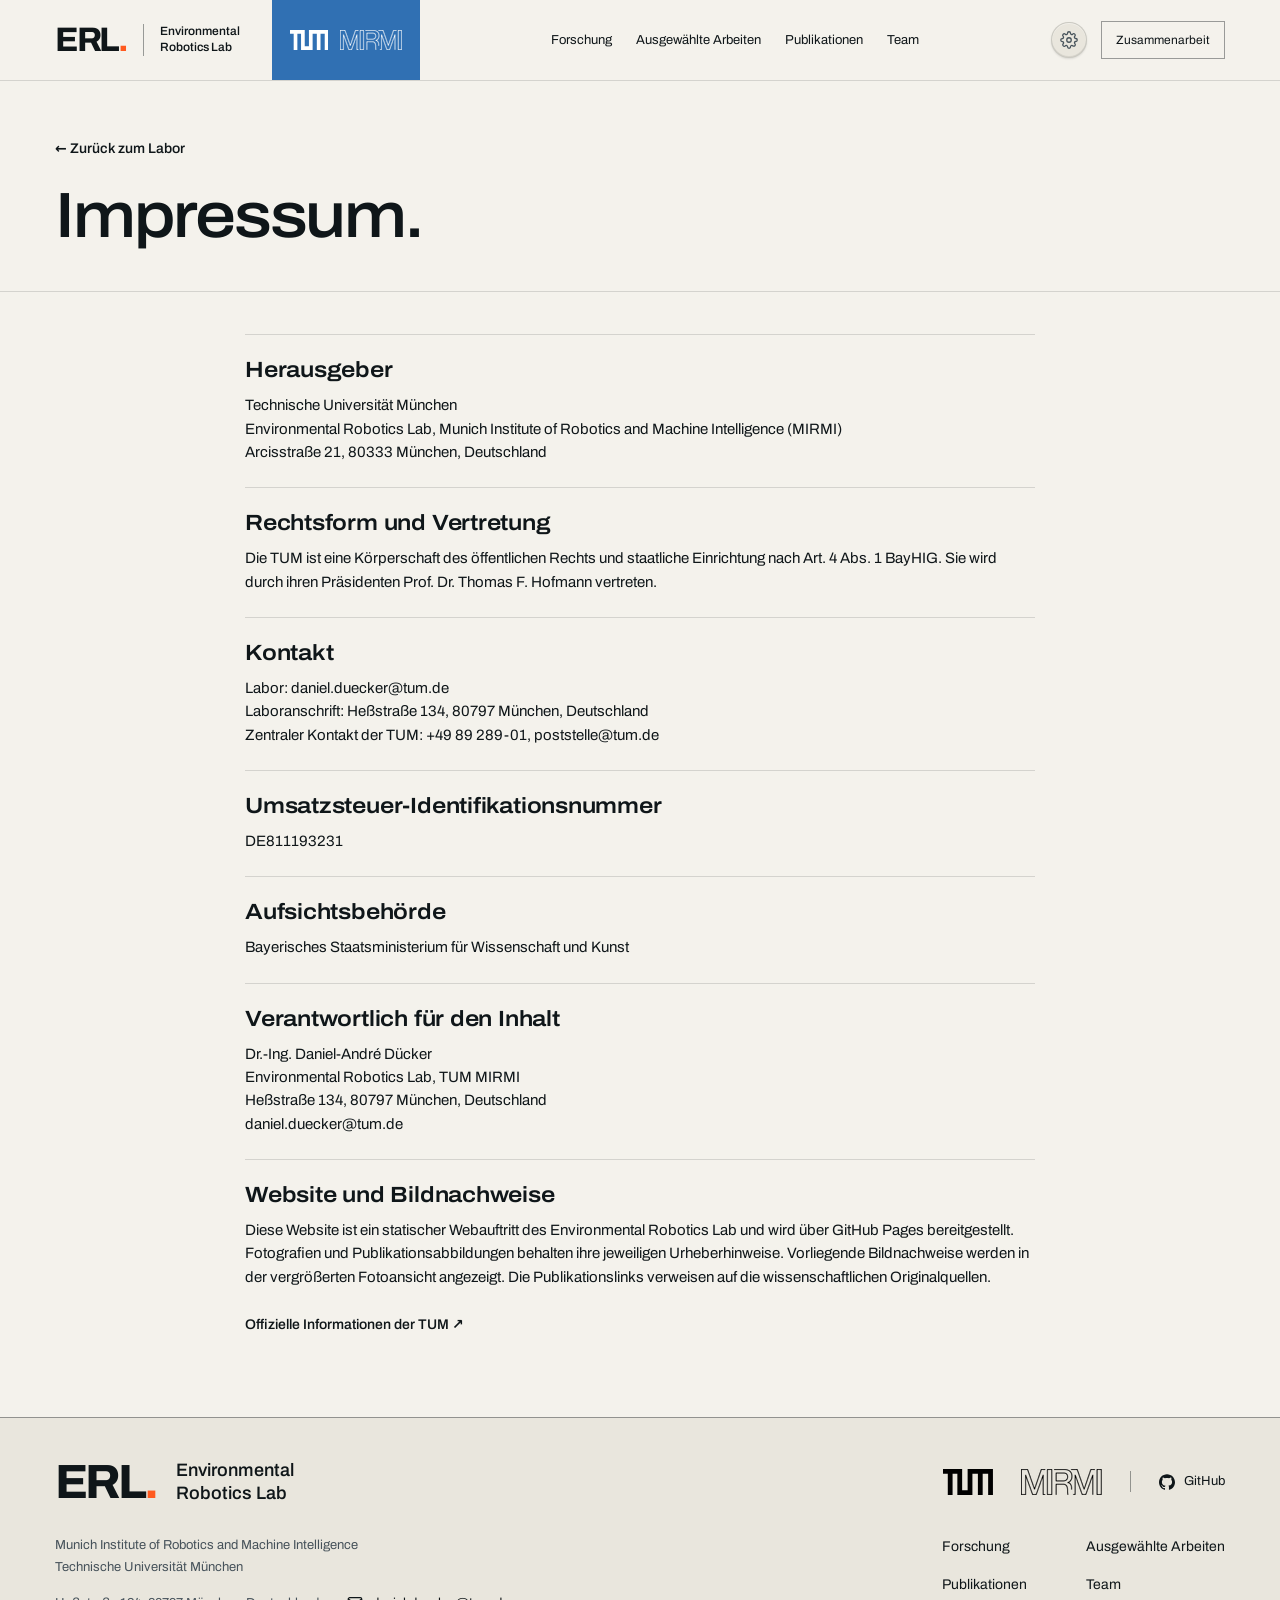
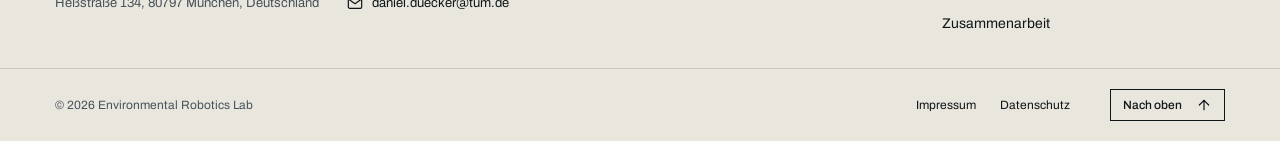
<file: de/imprint/index.html>
<!DOCTYPE html><html lang="de"><head><meta charset="utf-8"><meta name="viewport" content="width=device-width, initial-scale=1"><meta name="color-scheme" content="light dark"><title>Impressum | Environmental Robotics Lab</title><meta name="description" content="Wir entwickeln Robotersysteme für den Einsatz im Wasser, in der Luft und an Land, um Umweltmonitoring, Naturschutz und Umweltschutz zu unterstützen."><meta property="og:title" content="Impressum | Environmental Robotics Lab"><meta property="og:description" content="Wir entwickeln Robotersysteme für den Einsatz im Wasser, in der Luft und an Land, um Umweltmonitoring, Naturschutz und Umweltschutz zu unterstützen."><meta property="og:type" content="website"><meta property="og:site_name" content="Environmental Robotics Lab"><meta property="og:image" content="https://environmentalroboticslab.org/social/erl-preview.png"><meta property="og:image:secure_url" content="https://environmentalroboticslab.org/social/erl-preview.png"><meta property="og:image:type" content="image/png"><meta property="og:image:width" content="1200"><meta property="og:image:height" content="630"><meta property="og:image:alt" content="Environmental Robotics Lab mit mobilem Labor sowie Boden- und Unterwasserrobotern am See."><meta name="twitter:card" content="summary_large_image"><meta name="twitter:title" content="Impressum | Environmental Robotics Lab"><meta name="twitter:description" content="Wir entwickeln Robotersysteme für den Einsatz im Wasser, in der Luft und an Land, um Umweltmonitoring, Naturschutz und Umweltschutz zu unterstützen."><meta name="twitter:image" content="https://environmentalroboticslab.org/social/erl-preview.png"><meta name="twitter:image:alt" content="Environmental Robotics Lab mit mobilem Labor sowie Boden- und Unterwasserrobotern am See."><meta property="og:url" content="https://environmentalroboticslab.org/de/imprint/"><meta property="og:locale" content="de_DE"><link rel="canonical" href="https://environmentalroboticslab.org/de/imprint/"><link rel="alternate" hreflang="en" href="https://environmentalroboticslab.org/imprint/"><link rel="alternate" hreflang="de" href="https://environmentalroboticslab.org/de/imprint/"><link rel="alternate" hreflang="x-default" href="https://environmentalroboticslab.org/imprint/"><link rel="icon" href="/favicon.svg" type="image/svg+xml"><script>
      (() => {
        let theme = matchMedia('(prefers-color-scheme: dark)').matches ? 'dark' : 'light';
        let motion = 'auto';
        try {
          const override = new URLSearchParams(location.search).get('theme') || localStorage.getItem('theme');
          if (override === 'light' || override === 'dark') theme = override;
          motion = localStorage.getItem('motion') || 'auto';
        } catch {}
        document.documentElement.dataset.theme = theme;
        document.documentElement.dataset.motionChoice = motion;
        document.documentElement.dataset.motion = motion === 'auto' ? (matchMedia('(prefers-reduced-motion: reduce)').matches ? 'reduce' : 'full') : motion;
      })();
    </script><link rel="stylesheet" href="/_astro/Layout.pDkKB2x7.css"></head><body class="placeholder-site" id="page-top"><a class="skip" href="#main">Zum Inhalt springen</a><header class="site-header"><div class="shell header-row"><a class="brand" href="/de/" aria-label="Environmental Robotics Lab an der TUM"><span class="brand-mark">ERL<span aria-hidden="true">.</span></span><span class="brand-name">Environmental<br>Robotics Lab</span></a><div class="institution-marks"><a href="https://www.tum.de/en/" aria-label="Technical University of Munich"><svg xmlns:dc="http://purl.org/dc/elements/1.1/" xmlns:cc="http://creativecommons.org/ns#" xmlns:rdf="http://www.w3.org/1999/02/22-rdf-syntax-ns#" xmlns:svg="http://www.w3.org/2000/svg" xmlns:sodipodi="http://sodipodi.sourceforge.net/DTD/sodipodi-0.dtd" xmlns:inkscape="http://www.inkscape.org/namespaces/inkscape" id="Ebene_1" x="0px" y="0px" width="408.16" height="212.46684" viewBox="-16.014 -31 408.16 212.46684" enable-background="new -16.014 -31 149 114" xml:space="preserve" sodipodi:docname="TUM_Web_Logo_blau.svg" inkscape:version="1.0.1 (3bc2e813f5, 2020-09-07)" class="institution-mark"><metadata id="metadata13"><rdf:RDF><cc:Work rdf:about=""><dc:format>image/svg+xml</dc:format><dc:type rdf:resource="http://purl.org/dc/dcmitype/StillImage" /><dc:title>TUM_Web_Logo_blau</dc:title></cc:Work></rdf:RDF></metadata><defs id="defs11" /><sodipodi:namedview pagecolor="#ffffff" bordercolor="#666666" borderopacity="1" objecttolerance="10" gridtolerance="10" guidetolerance="10" inkscape:pageopacity="0" inkscape:pageshadow="2" inkscape:window-width="1920" inkscape:window-height="986" id="namedview9" showgrid="false" fit-margin-top="0" fit-margin-left="0" fit-margin-right="0" fit-margin-bottom="0" inkscape:zoom="1.754386" inkscape:cx="124.61021" inkscape:cy="115.2546" inkscape:window-x="-11" inkscape:window-y="-11" inkscape:window-maximized="1" inkscape:current-layer="Ebene_1" />
<title id="title2">TUM_Web_Logo_blau</title>
<desc id="desc4">TUM</desc>
<path fill="#3070b3" d="m 140.54052,-31 v 173.32822 h 44.72985 V -31 H 392.146 V 181.46685 H 353.00738 V 8.138629 H 308.2775 V 181.46685 H 269.13887 V 8.138629 H 224.40902 V 181.46685 H 101.4019 V 8.138629 H 62.26327 V 181.46685 H 23.12462 V 8.138629 H -16.014 V -31 Z" id="path6" style="stroke-width:5.59123" />
</svg></a><a href="https://www.mirmi.tum.de/en/mirmi/" aria-label="Munich Institute of Robotics and Machine Intelligence"><img src="/_astro/mirmi.BAgoNZDB_Z1UIhLS.webp" srcset="/_astro/mirmi.BAgoNZDB_Z1UIhLS.webp 1x, /_astro/mirmi.BAgoNZDB_12aJum.webp 2x, /_astro/mirmi.BAgoNZDB_1ezzxe.webp 3x" alt="MIRMI" loading="eager" decoding="async" width="62" height="20" class="institution-mark"></a></div><nav class="desktop-nav" aria-label="Hauptnavigation"><a href="/de/#research">Forschung</a><a href="/de/#work">Ausgewählte Arbeiten</a><a href="/de/publications/">Publikationen</a><a href="/de/#people">Team</a></nav><div class="header-tools"><details class="opt" data-options data-astro-cid-2rwairet><summary aria-label="Sprache, Farbschema und Bewegung" title="Sprache, Farbschema und Bewegung" data-astro-cid-2rwairet><svg class="opt__icon" width="18" height="18" viewBox="0 0 24 24" aria-hidden="true" fill="none" stroke="currentColor" stroke-width="1.7" stroke-linecap="round" stroke-linejoin="round" data-astro-cid-2rwairet><circle cx="12" cy="12" r="3" data-astro-cid-2rwairet></circle><path d="M19.4 15a1.65 1.65 0 0 0 .33 1.82l.06.06a2 2 0 1 1-2.83 2.83l-.06-.06a1.65 1.65 0 0 0-1.82-.33 1.65 1.65 0 0 0-1 1.51V21a2 2 0 1 1-4 0v-.09a1.65 1.65 0 0 0-1.08-1.51 1.65 1.65 0 0 0-1.82.33l-.06.06a2 2 0 1 1-2.83-2.83l.06-.06a1.65 1.65 0 0 0 .33-1.82 1.65 1.65 0 0 0-1.51-1H3a2 2 0 1 1 0-4h.09A1.65 1.65 0 0 0 4.6 9a1.65 1.65 0 0 0-.33-1.82l-.06-.06a2 2 0 1 1 2.83-2.83l.06.06a1.65 1.65 0 0 0 1.82.33H9a1.65 1.65 0 0 0 1-1.51V3a2 2 0 1 1 4 0v.09a1.65 1.65 0 0 0 1 1.51 1.65 1.65 0 0 0 1.82-.33l.06-.06a2 2 0 1 1 2.83 2.83l-.06.06a1.65 1.65 0 0 0-.33 1.82V9a1.65 1.65 0 0 0 1.51 1H21a2 2 0 1 1 0 4h-.09a1.65 1.65 0 0 0-1.51 1z" data-astro-cid-2rwairet></path></svg></summary><div class="opt__panel" data-astro-cid-2rwairet><p class="label" data-astro-cid-2rwairet>Sprache</p><div class="opt__row" role="group" aria-label="Sprache" data-astro-cid-2rwairet><a class="opt__choice opt__language" href="/imprint/" data-language-path="/imprint/" hreflang="en" lang="en" data-astro-cid-2rwairet><span data-astro-cid-2rwairet>English</span></a><a class="opt__choice opt__language" href="/de/imprint/" data-language-path="/de/imprint/" hreflang="de" lang="de" aria-current="true" data-astro-cid-2rwairet><span data-astro-cid-2rwairet>Deutsch</span><svg width="12" height="12" viewBox="0 0 16 16" fill="none" stroke="currentColor" stroke-width="1.8" aria-hidden="true" data-astro-cid-2rwairet><path d="m3 8 3 3 7-7" data-astro-cid-2rwairet></path></svg></a></div><p class="label" data-astro-cid-2rwairet>Farbschema</p><div class="opt__row" role="group" data-astro-cid-2rwairet><button type="button" class="opt__choice" data-theme-set="light" data-astro-cid-2rwairet>Hell</button><button type="button" class="opt__choice" data-theme-set="dark" data-astro-cid-2rwairet>Dunkel</button></div><p class="label" data-astro-cid-2rwairet>Bewegung</p><div class="opt__row opt__row--3" role="group" data-astro-cid-2rwairet><button type="button" class="opt__choice" data-motion-set="auto" data-astro-cid-2rwairet>Auto</button><button type="button" class="opt__choice" data-motion-set="full" data-astro-cid-2rwairet>An</button><button type="button" class="opt__choice" data-motion-set="reduce" data-astro-cid-2rwairet>Aus</button></div></div></details><script type="module">var e=()=>{document.querySelectorAll(`[data-language-path]`).forEach(e=>{e.href=`${e.dataset.languagePath}${location.search}${location.hash}`})};e(),window.addEventListener(`hashchange`,e),window.addEventListener(`popstate`,e);var t=document.documentElement,n=document.querySelectorAll(`[data-theme-set]`),r=()=>n.forEach(e=>e.setAttribute(`aria-current`,String(e.dataset.themeSet===t.dataset.theme)));n.forEach(e=>e.addEventListener(`click`,()=>{let n=e.dataset.themeSet===`dark`?`dark`:`light`;t.dataset.theme=n;try{localStorage.setItem(`theme`,n)}catch{}window.dispatchEvent(new CustomEvent(`themechange`,{detail:n})),r()})),r();var i=document.querySelectorAll(`[data-motion-set]`),a=()=>{try{return localStorage.getItem(`motion`)??`auto`}catch{return`auto`}},o=()=>{let e=a();i.forEach(t=>t.setAttribute(`aria-current`,String(t.dataset.motionSet===e)))};i.forEach(e=>e.addEventListener(`click`,()=>{let n=e.dataset.motionSet??`auto`;try{n===`auto`?localStorage.removeItem(`motion`):localStorage.setItem(`motion`,n)}catch{}let r=matchMedia(`(prefers-reduced-motion: reduce)`).matches?`reduce`:`full`;t.dataset.motionChoice=n,t.dataset.motion=n===`auto`?r:n,window.dispatchEvent(new CustomEvent(`motionchange`,{detail:t.dataset.motion})),o()})),o(),document.querySelectorAll(`[data-options]`).forEach(e=>{document.addEventListener(`click`,t=>{e.open&&!e.contains(t.target)&&(e.open=!1)}),e.addEventListener(`keydown`,t=>{t.key===`Escape`&&(e.open=!1,e.querySelector(`summary`)?.focus())})});</script><a class="header-contact" href="/de/#contact">Zusammenarbeit</a><details class="mobile-menu"><summary><span class="mobile-menu__label">Menü</span><svg class="mobile-menu__icon" aria-hidden="true" width="22" height="22" viewBox="0 0 24 24" fill="none" stroke="currentColor" stroke-width="1.7"><path d="M4 7h16M4 12h16M4 17h16"></path></svg></summary><nav aria-label="Mobile Navigation"><a href="/de/#research">Forschung</a><a href="/de/#work">Ausgewählte Arbeiten</a><a href="/de/publications/">Publikationen</a><a href="/de/#people">Team</a><a href="/de/#contact">Zusammenarbeit</a></nav></details></div></div></header><main id="main"><section class="page-intro"><div class="shell"><a class="text-link" href="/de/">← Zurück zum Labor</a><h1>Impressum<span class="title-dot">.</span></h1></div></section><div class="shell legal-body"><section><h2>Herausgeber</h2><p style="white-space:pre-line">Technische Universität München
Environmental Robotics Lab, Munich Institute of Robotics and Machine Intelligence (MIRMI)
Arcisstraße 21, 80333 München, Deutschland</p></section><section><h2>Rechtsform und Vertretung</h2><p style="white-space:pre-line">Die TUM ist eine Körperschaft des öffentlichen Rechts und staatliche Einrichtung nach Art. 4 Abs. 1 BayHIG. Sie wird durch ihren Präsidenten Prof. Dr. Thomas F. Hofmann vertreten.</p></section><section><h2>Kontakt</h2><p style="white-space:pre-line">Labor: daniel.duecker@tum.de
Laboranschrift: Heßstraße 134, 80797 München, Deutschland
Zentraler Kontakt der TUM: +49 89 289-01, poststelle@tum.de</p></section><section><h2>Umsatzsteuer-Identifikationsnummer</h2><p style="white-space:pre-line">DE811193231</p></section><section><h2>Aufsichtsbehörde</h2><p style="white-space:pre-line">Bayerisches Staatsministerium für Wissenschaft und Kunst</p></section><section><h2>Verantwortlich für den Inhalt</h2><p style="white-space:pre-line">Dr.-Ing. Daniel-André Dücker
Environmental Robotics Lab, TUM MIRMI
Heßstraße 134, 80797 München, Deutschland
daniel.duecker@tum.de</p></section><section><h2>Website und Bildnachweise</h2><p style="white-space:pre-line">Diese Website ist ein statischer Webauftritt des Environmental Robotics Lab und wird über GitHub Pages bereitgestellt. Fotografien und Publikationsabbildungen behalten ihre jeweiligen Urheberhinweise. Vorliegende Bildnachweise werden in der vergrößerten Fotoansicht angezeigt. Die Publikationslinks verweisen auf die wissenschaftlichen Originalquellen.</p></section><a class="text-link" href="https://www.mirmi.tum.de/mirmi/impressum/">Offizielle Informationen der TUM ↗</a></div></main><footer class="site-footer"><div class="shell footer-main"><div class="footer-heading"><a class="footer-brand" href="/de/"><span class="footer-monogram">ERL<span>.</span></span><span>Environmental<br>Robotics Lab</span></a><div class="footer-institutions"><a href="https://www.tum.de/en/" aria-label="Technical University of Munich"><svg xmlns:dc="http://purl.org/dc/elements/1.1/" xmlns:cc="http://creativecommons.org/ns#" xmlns:rdf="http://www.w3.org/1999/02/22-rdf-syntax-ns#" xmlns:svg="http://www.w3.org/2000/svg" xmlns:sodipodi="http://sodipodi.sourceforge.net/DTD/sodipodi-0.dtd" xmlns:inkscape="http://www.inkscape.org/namespaces/inkscape" id="Ebene_1" x="0px" y="0px" width="408.16" height="212.46684" viewBox="-16.014 -31 408.16 212.46684" enable-background="new -16.014 -31 149 114" xml:space="preserve" sodipodi:docname="TUM_Web_Logo_blau.svg" inkscape:version="1.0.1 (3bc2e813f5, 2020-09-07)" class="footer-institution-mark"><metadata id="metadata13"><rdf:RDF><cc:Work rdf:about=""><dc:format>image/svg+xml</dc:format><dc:type rdf:resource="http://purl.org/dc/dcmitype/StillImage" /><dc:title>TUM_Web_Logo_blau</dc:title></cc:Work></rdf:RDF></metadata><defs id="defs11" /><sodipodi:namedview pagecolor="#ffffff" bordercolor="#666666" borderopacity="1" objecttolerance="10" gridtolerance="10" guidetolerance="10" inkscape:pageopacity="0" inkscape:pageshadow="2" inkscape:window-width="1920" inkscape:window-height="986" id="namedview9" showgrid="false" fit-margin-top="0" fit-margin-left="0" fit-margin-right="0" fit-margin-bottom="0" inkscape:zoom="1.754386" inkscape:cx="124.61021" inkscape:cy="115.2546" inkscape:window-x="-11" inkscape:window-y="-11" inkscape:window-maximized="1" inkscape:current-layer="Ebene_1" />
<title id="title2">TUM_Web_Logo_blau</title>
<desc id="desc4">TUM</desc>
<path fill="#3070b3" d="m 140.54052,-31 v 173.32822 h 44.72985 V -31 H 392.146 V 181.46685 H 353.00738 V 8.138629 H 308.2775 V 181.46685 H 269.13887 V 8.138629 H 224.40902 V 181.46685 H 101.4019 V 8.138629 H 62.26327 V 181.46685 H 23.12462 V 8.138629 H -16.014 V -31 Z" id="path6" style="stroke-width:5.59123" />
</svg></a><a href="https://www.mirmi.tum.de/en/mirmi/" aria-label="Munich Institute of Robotics and Machine Intelligence"><img src="/_astro/mirmi.BAgoNZDB_ZYogd3.webp" srcset="/_astro/mirmi.BAgoNZDB_ZYogd3.webp 1x, /_astro/mirmi.BAgoNZDB_Z2vSYcC.webp 2x" alt="MIRMI" loading="lazy" decoding="async" width="81" height="26" class="footer-institution-mark"></a><a class="footer-github" href="https://github.com/ERL-Publications-Workshops"><svg class="icon" width="16" height="16" viewBox="0 0 24 24" aria-hidden="true" fill="currentColor" stroke="none" stroke-width="1.8" stroke-linecap="round" stroke-linejoin="round" data-astro-cid-ccg5yoga><path d="M12 .297c-6.63 0-12 5.373-12 12 0 5.303 3.438 9.8 8.205 11.385.6.113.82-.258.82-.577 0-.285-.01-1.04-.015-2.04-3.338.724-4.042-1.61-4.042-1.61C4.422 18.07 3.633 17.7 3.633 17.7c-1.087-.744.084-.729.084-.729 1.205.084 1.838 1.236 1.838 1.236 1.07 1.835 2.809 1.305 3.495.998.108-.776.417-1.305.76-1.605-2.665-.3-5.466-1.332-5.466-5.93 0-1.31.465-2.38 1.235-3.22-.135-.303-.54-1.523.105-3.176 0 0 1.005-.322 3.3 1.23.96-.267 1.98-.399 3-.405 1.02.006 2.04.138 3 .405 2.28-1.552 3.285-1.23 3.285-1.23.645 1.653.24 2.873.12 3.176.765.84 1.23 1.91 1.23 3.22 0 4.61-2.805 5.625-5.475 5.92.42.36.81 1.096.81 2.22 0 1.606-.015 2.896-.015 3.286 0 .315.21.69.825.57C20.565 22.092 24 17.592 24 12.297c0-6.627-5.373-12-12-12" data-astro-cid-ccg5yoga></path></svg>GitHub</a></div></div><div class="footer-information"><div><p class="footer-affiliation">Munich Institute of Robotics and Machine Intelligence<br>Technische Universität München</p><div class="footer-contact"><address>Heßstraße 134, 80797 München, Deutschland</address><a class="footer-email" href="mailto:daniel.duecker@tum.de"><svg class="icon" width="16" height="16" viewBox="0 0 24 24" aria-hidden="true" fill="none" stroke="currentColor" stroke-width="1.8" stroke-linecap="round" stroke-linejoin="round" data-astro-cid-ccg5yoga><rect x="2" y="4" width="20" height="16" rx="2" data-astro-cid-ccg5yoga></rect><path d="m22 6-10 7L2 6" data-astro-cid-ccg5yoga></path></svg>daniel.duecker@tum.de</a></div></div><nav class="footer-nav" aria-label="Das Labor entdecken"><ul><li><a href="/de/#research">Forschung</a></li><li><a href="/de/#work">Ausgewählte Arbeiten</a></li><li><a href="/de/publications/">Publikationen</a></li><li><a href="/de/#people">Team</a></li><li><a href="/de/#contact">Zusammenarbeit</a></li></ul></nav></div></div><div class="shell footer-bottom"><p>&copy; 2026 Environmental Robotics Lab</p><nav aria-label="Rechtliche Informationen"><a href="/de/imprint/">Impressum</a><a href="/de/privacy/">Datenschutz</a></nav><a class="btn btn--line footer-top" href="#page-top">Nach oben<svg class="icon" width="16" height="16" viewBox="0 0 24 24" aria-hidden="true" fill="none" stroke="currentColor" stroke-width="1.8" stroke-linecap="round" stroke-linejoin="round" data-astro-cid-ccg5yoga><path d="M5 12h14" data-astro-cid-ccg5yoga></path><path d="m12 5 7 7-7 7" data-astro-cid-ccg5yoga></path></svg></a></div></footer><script type="module">var e=document.querySelectorAll(`.site-header details`);e.forEach(t=>{t.addEventListener(`toggle`,()=>{t.open&&e.forEach(e=>{e!==t&&(e.open=!1)})}),t.querySelectorAll(`a`).forEach(e=>e.addEventListener(`click`,()=>{t.open=!1})),document.addEventListener(`keydown`,e=>{e.key===`Escape`&&t.open&&(t.open=!1,t.querySelector(`summary`)?.focus())}),document.addEventListener(`click`,e=>{t.contains(e.target)||(t.open=!1)})});</script></body></html>
</file>
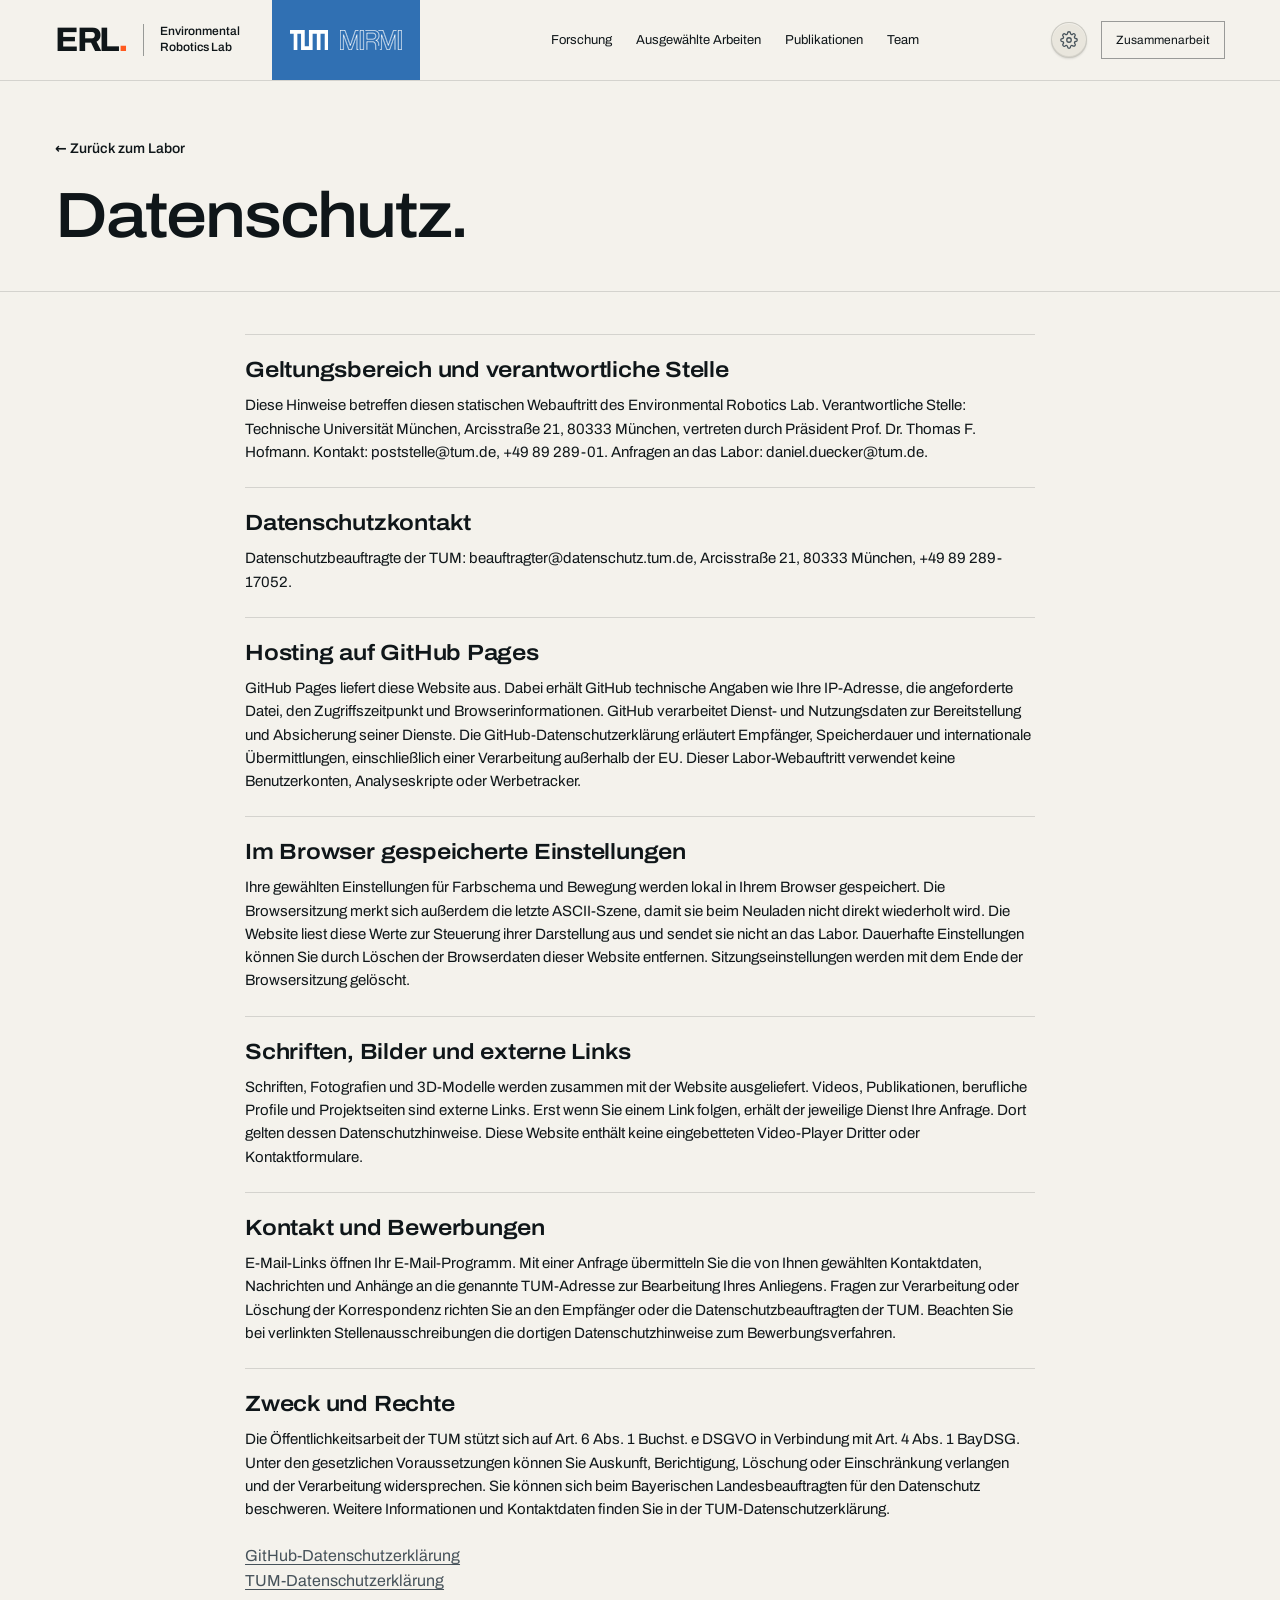
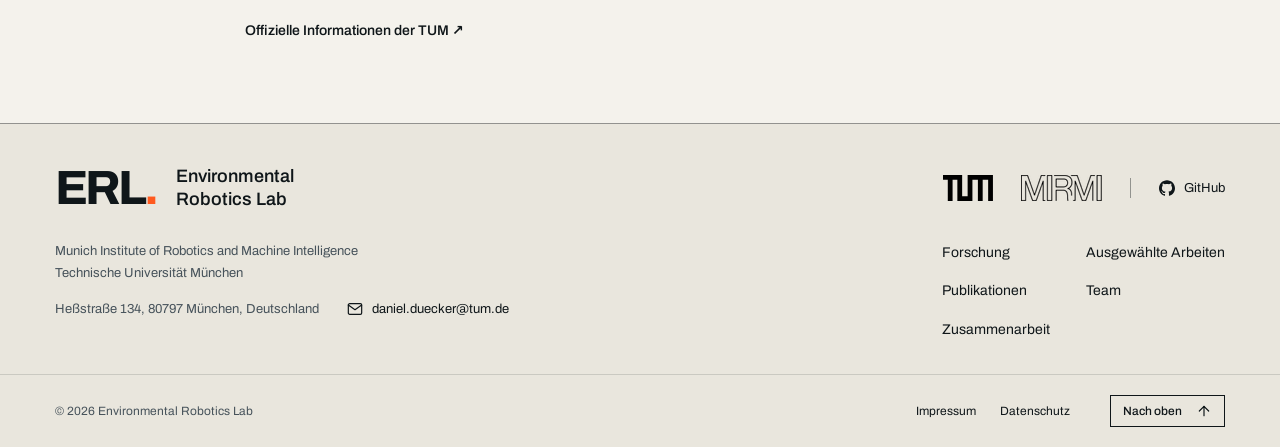
<file: de/privacy/index.html>
<!DOCTYPE html><html lang="de"><head><meta charset="utf-8"><meta name="viewport" content="width=device-width, initial-scale=1"><meta name="color-scheme" content="light dark"><title>Datenschutz | Environmental Robotics Lab</title><meta name="description" content="Wir entwickeln Robotersysteme für den Einsatz im Wasser, in der Luft und an Land, um Umweltmonitoring, Naturschutz und Umweltschutz zu unterstützen."><meta property="og:title" content="Datenschutz | Environmental Robotics Lab"><meta property="og:description" content="Wir entwickeln Robotersysteme für den Einsatz im Wasser, in der Luft und an Land, um Umweltmonitoring, Naturschutz und Umweltschutz zu unterstützen."><meta property="og:type" content="website"><meta property="og:site_name" content="Environmental Robotics Lab"><meta property="og:image" content="https://environmentalroboticslab.org/social/erl-preview.png"><meta property="og:image:secure_url" content="https://environmentalroboticslab.org/social/erl-preview.png"><meta property="og:image:type" content="image/png"><meta property="og:image:width" content="1200"><meta property="og:image:height" content="630"><meta property="og:image:alt" content="Environmental Robotics Lab mit mobilem Labor sowie Boden- und Unterwasserrobotern am See."><meta name="twitter:card" content="summary_large_image"><meta name="twitter:title" content="Datenschutz | Environmental Robotics Lab"><meta name="twitter:description" content="Wir entwickeln Robotersysteme für den Einsatz im Wasser, in der Luft und an Land, um Umweltmonitoring, Naturschutz und Umweltschutz zu unterstützen."><meta name="twitter:image" content="https://environmentalroboticslab.org/social/erl-preview.png"><meta name="twitter:image:alt" content="Environmental Robotics Lab mit mobilem Labor sowie Boden- und Unterwasserrobotern am See."><meta property="og:url" content="https://environmentalroboticslab.org/de/privacy/"><meta property="og:locale" content="de_DE"><link rel="canonical" href="https://environmentalroboticslab.org/de/privacy/"><link rel="alternate" hreflang="en" href="https://environmentalroboticslab.org/privacy/"><link rel="alternate" hreflang="de" href="https://environmentalroboticslab.org/de/privacy/"><link rel="alternate" hreflang="x-default" href="https://environmentalroboticslab.org/privacy/"><link rel="icon" href="/favicon.svg" type="image/svg+xml"><script>
      (() => {
        let theme = matchMedia('(prefers-color-scheme: dark)').matches ? 'dark' : 'light';
        let motion = 'auto';
        try {
          const override = new URLSearchParams(location.search).get('theme') || localStorage.getItem('theme');
          if (override === 'light' || override === 'dark') theme = override;
          motion = localStorage.getItem('motion') || 'auto';
        } catch {}
        document.documentElement.dataset.theme = theme;
        document.documentElement.dataset.motionChoice = motion;
        document.documentElement.dataset.motion = motion === 'auto' ? (matchMedia('(prefers-reduced-motion: reduce)').matches ? 'reduce' : 'full') : motion;
      })();
    </script><link rel="stylesheet" href="/_astro/Layout.pDkKB2x7.css"></head><body class="placeholder-site" id="page-top"><a class="skip" href="#main">Zum Inhalt springen</a><header class="site-header"><div class="shell header-row"><a class="brand" href="/de/" aria-label="Environmental Robotics Lab an der TUM"><span class="brand-mark">ERL<span aria-hidden="true">.</span></span><span class="brand-name">Environmental<br>Robotics Lab</span></a><div class="institution-marks"><a href="https://www.tum.de/en/" aria-label="Technical University of Munich"><svg xmlns:dc="http://purl.org/dc/elements/1.1/" xmlns:cc="http://creativecommons.org/ns#" xmlns:rdf="http://www.w3.org/1999/02/22-rdf-syntax-ns#" xmlns:svg="http://www.w3.org/2000/svg" xmlns:sodipodi="http://sodipodi.sourceforge.net/DTD/sodipodi-0.dtd" xmlns:inkscape="http://www.inkscape.org/namespaces/inkscape" id="Ebene_1" x="0px" y="0px" width="408.16" height="212.46684" viewBox="-16.014 -31 408.16 212.46684" enable-background="new -16.014 -31 149 114" xml:space="preserve" sodipodi:docname="TUM_Web_Logo_blau.svg" inkscape:version="1.0.1 (3bc2e813f5, 2020-09-07)" class="institution-mark"><metadata id="metadata13"><rdf:RDF><cc:Work rdf:about=""><dc:format>image/svg+xml</dc:format><dc:type rdf:resource="http://purl.org/dc/dcmitype/StillImage" /><dc:title>TUM_Web_Logo_blau</dc:title></cc:Work></rdf:RDF></metadata><defs id="defs11" /><sodipodi:namedview pagecolor="#ffffff" bordercolor="#666666" borderopacity="1" objecttolerance="10" gridtolerance="10" guidetolerance="10" inkscape:pageopacity="0" inkscape:pageshadow="2" inkscape:window-width="1920" inkscape:window-height="986" id="namedview9" showgrid="false" fit-margin-top="0" fit-margin-left="0" fit-margin-right="0" fit-margin-bottom="0" inkscape:zoom="1.754386" inkscape:cx="124.61021" inkscape:cy="115.2546" inkscape:window-x="-11" inkscape:window-y="-11" inkscape:window-maximized="1" inkscape:current-layer="Ebene_1" />
<title id="title2">TUM_Web_Logo_blau</title>
<desc id="desc4">TUM</desc>
<path fill="#3070b3" d="m 140.54052,-31 v 173.32822 h 44.72985 V -31 H 392.146 V 181.46685 H 353.00738 V 8.138629 H 308.2775 V 181.46685 H 269.13887 V 8.138629 H 224.40902 V 181.46685 H 101.4019 V 8.138629 H 62.26327 V 181.46685 H 23.12462 V 8.138629 H -16.014 V -31 Z" id="path6" style="stroke-width:5.59123" />
</svg></a><a href="https://www.mirmi.tum.de/en/mirmi/" aria-label="Munich Institute of Robotics and Machine Intelligence"><img src="/_astro/mirmi.BAgoNZDB_Z1UIhLS.webp" srcset="/_astro/mirmi.BAgoNZDB_Z1UIhLS.webp 1x, /_astro/mirmi.BAgoNZDB_12aJum.webp 2x, /_astro/mirmi.BAgoNZDB_1ezzxe.webp 3x" alt="MIRMI" loading="eager" decoding="async" width="62" height="20" class="institution-mark"></a></div><nav class="desktop-nav" aria-label="Hauptnavigation"><a href="/de/#research">Forschung</a><a href="/de/#work">Ausgewählte Arbeiten</a><a href="/de/publications/">Publikationen</a><a href="/de/#people">Team</a></nav><div class="header-tools"><details class="opt" data-options data-astro-cid-2rwairet><summary aria-label="Sprache, Farbschema und Bewegung" title="Sprache, Farbschema und Bewegung" data-astro-cid-2rwairet><svg class="opt__icon" width="18" height="18" viewBox="0 0 24 24" aria-hidden="true" fill="none" stroke="currentColor" stroke-width="1.7" stroke-linecap="round" stroke-linejoin="round" data-astro-cid-2rwairet><circle cx="12" cy="12" r="3" data-astro-cid-2rwairet></circle><path d="M19.4 15a1.65 1.65 0 0 0 .33 1.82l.06.06a2 2 0 1 1-2.83 2.83l-.06-.06a1.65 1.65 0 0 0-1.82-.33 1.65 1.65 0 0 0-1 1.51V21a2 2 0 1 1-4 0v-.09a1.65 1.65 0 0 0-1.08-1.51 1.65 1.65 0 0 0-1.82.33l-.06.06a2 2 0 1 1-2.83-2.83l.06-.06a1.65 1.65 0 0 0 .33-1.82 1.65 1.65 0 0 0-1.51-1H3a2 2 0 1 1 0-4h.09A1.65 1.65 0 0 0 4.6 9a1.65 1.65 0 0 0-.33-1.82l-.06-.06a2 2 0 1 1 2.83-2.83l.06.06a1.65 1.65 0 0 0 1.82.33H9a1.65 1.65 0 0 0 1-1.51V3a2 2 0 1 1 4 0v.09a1.65 1.65 0 0 0 1 1.51 1.65 1.65 0 0 0 1.82-.33l.06-.06a2 2 0 1 1 2.83 2.83l-.06.06a1.65 1.65 0 0 0-.33 1.82V9a1.65 1.65 0 0 0 1.51 1H21a2 2 0 1 1 0 4h-.09a1.65 1.65 0 0 0-1.51 1z" data-astro-cid-2rwairet></path></svg></summary><div class="opt__panel" data-astro-cid-2rwairet><p class="label" data-astro-cid-2rwairet>Sprache</p><div class="opt__row" role="group" aria-label="Sprache" data-astro-cid-2rwairet><a class="opt__choice opt__language" href="/privacy/" data-language-path="/privacy/" hreflang="en" lang="en" data-astro-cid-2rwairet><span data-astro-cid-2rwairet>English</span></a><a class="opt__choice opt__language" href="/de/privacy/" data-language-path="/de/privacy/" hreflang="de" lang="de" aria-current="true" data-astro-cid-2rwairet><span data-astro-cid-2rwairet>Deutsch</span><svg width="12" height="12" viewBox="0 0 16 16" fill="none" stroke="currentColor" stroke-width="1.8" aria-hidden="true" data-astro-cid-2rwairet><path d="m3 8 3 3 7-7" data-astro-cid-2rwairet></path></svg></a></div><p class="label" data-astro-cid-2rwairet>Farbschema</p><div class="opt__row" role="group" data-astro-cid-2rwairet><button type="button" class="opt__choice" data-theme-set="light" data-astro-cid-2rwairet>Hell</button><button type="button" class="opt__choice" data-theme-set="dark" data-astro-cid-2rwairet>Dunkel</button></div><p class="label" data-astro-cid-2rwairet>Bewegung</p><div class="opt__row opt__row--3" role="group" data-astro-cid-2rwairet><button type="button" class="opt__choice" data-motion-set="auto" data-astro-cid-2rwairet>Auto</button><button type="button" class="opt__choice" data-motion-set="full" data-astro-cid-2rwairet>An</button><button type="button" class="opt__choice" data-motion-set="reduce" data-astro-cid-2rwairet>Aus</button></div></div></details><script type="module">var e=()=>{document.querySelectorAll(`[data-language-path]`).forEach(e=>{e.href=`${e.dataset.languagePath}${location.search}${location.hash}`})};e(),window.addEventListener(`hashchange`,e),window.addEventListener(`popstate`,e);var t=document.documentElement,n=document.querySelectorAll(`[data-theme-set]`),r=()=>n.forEach(e=>e.setAttribute(`aria-current`,String(e.dataset.themeSet===t.dataset.theme)));n.forEach(e=>e.addEventListener(`click`,()=>{let n=e.dataset.themeSet===`dark`?`dark`:`light`;t.dataset.theme=n;try{localStorage.setItem(`theme`,n)}catch{}window.dispatchEvent(new CustomEvent(`themechange`,{detail:n})),r()})),r();var i=document.querySelectorAll(`[data-motion-set]`),a=()=>{try{return localStorage.getItem(`motion`)??`auto`}catch{return`auto`}},o=()=>{let e=a();i.forEach(t=>t.setAttribute(`aria-current`,String(t.dataset.motionSet===e)))};i.forEach(e=>e.addEventListener(`click`,()=>{let n=e.dataset.motionSet??`auto`;try{n===`auto`?localStorage.removeItem(`motion`):localStorage.setItem(`motion`,n)}catch{}let r=matchMedia(`(prefers-reduced-motion: reduce)`).matches?`reduce`:`full`;t.dataset.motionChoice=n,t.dataset.motion=n===`auto`?r:n,window.dispatchEvent(new CustomEvent(`motionchange`,{detail:t.dataset.motion})),o()})),o(),document.querySelectorAll(`[data-options]`).forEach(e=>{document.addEventListener(`click`,t=>{e.open&&!e.contains(t.target)&&(e.open=!1)}),e.addEventListener(`keydown`,t=>{t.key===`Escape`&&(e.open=!1,e.querySelector(`summary`)?.focus())})});</script><a class="header-contact" href="/de/#contact">Zusammenarbeit</a><details class="mobile-menu"><summary><span class="mobile-menu__label">Menü</span><svg class="mobile-menu__icon" aria-hidden="true" width="22" height="22" viewBox="0 0 24 24" fill="none" stroke="currentColor" stroke-width="1.7"><path d="M4 7h16M4 12h16M4 17h16"></path></svg></summary><nav aria-label="Mobile Navigation"><a href="/de/#research">Forschung</a><a href="/de/#work">Ausgewählte Arbeiten</a><a href="/de/publications/">Publikationen</a><a href="/de/#people">Team</a><a href="/de/#contact">Zusammenarbeit</a></nav></details></div></div></header><main id="main"><section class="page-intro"><div class="shell"><a class="text-link" href="/de/">← Zurück zum Labor</a><h1>Datenschutz<span class="title-dot">.</span></h1></div></section><div class="shell legal-body"><section><h2>Geltungsbereich und verantwortliche Stelle</h2><p style="white-space:pre-line">Diese Hinweise betreffen diesen statischen Webauftritt des Environmental Robotics Lab. Verantwortliche Stelle: Technische Universität München, Arcisstraße 21, 80333 München, vertreten durch Präsident Prof. Dr. Thomas F. Hofmann. Kontakt: poststelle@tum.de, +49 89 289-01. Anfragen an das Labor: daniel.duecker@tum.de.</p></section><section><h2>Datenschutzkontakt</h2><p style="white-space:pre-line">Datenschutzbeauftragte der TUM: beauftragter@datenschutz.tum.de, Arcisstraße 21, 80333 München, +49 89 289-17052.</p></section><section><h2>Hosting auf GitHub Pages</h2><p style="white-space:pre-line">GitHub Pages liefert diese Website aus. Dabei erhält GitHub technische Angaben wie Ihre IP-Adresse, die angeforderte Datei, den Zugriffszeitpunkt und Browserinformationen. GitHub verarbeitet Dienst- und Nutzungsdaten zur Bereitstellung und Absicherung seiner Dienste. Die GitHub-Datenschutzerklärung erläutert Empfänger, Speicherdauer und internationale Übermittlungen, einschließlich einer Verarbeitung außerhalb der EU. Dieser Labor-Webauftritt verwendet keine Benutzerkonten, Analyseskripte oder Werbetracker.</p></section><section><h2>Im Browser gespeicherte Einstellungen</h2><p style="white-space:pre-line">Ihre gewählten Einstellungen für Farbschema und Bewegung werden lokal in Ihrem Browser gespeichert. Die Browsersitzung merkt sich außerdem die letzte ASCII-Szene, damit sie beim Neuladen nicht direkt wiederholt wird. Die Website liest diese Werte zur Steuerung ihrer Darstellung aus und sendet sie nicht an das Labor. Dauerhafte Einstellungen können Sie durch Löschen der Browserdaten dieser Website entfernen. Sitzungseinstellungen werden mit dem Ende der Browsersitzung gelöscht.</p></section><section><h2>Schriften, Bilder und externe Links</h2><p style="white-space:pre-line">Schriften, Fotografien und 3D-Modelle werden zusammen mit der Website ausgeliefert. Videos, Publikationen, berufliche Profile und Projektseiten sind externe Links. Erst wenn Sie einem Link folgen, erhält der jeweilige Dienst Ihre Anfrage. Dort gelten dessen Datenschutzhinweise. Diese Website enthält keine eingebetteten Video-Player Dritter oder Kontaktformulare.</p></section><section><h2>Kontakt und Bewerbungen</h2><p style="white-space:pre-line">E-Mail-Links öffnen Ihr E-Mail-Programm. Mit einer Anfrage übermitteln Sie die von Ihnen gewählten Kontaktdaten, Nachrichten und Anhänge an die genannte TUM-Adresse zur Bearbeitung Ihres Anliegens. Fragen zur Verarbeitung oder Löschung der Korrespondenz richten Sie an den Empfänger oder die Datenschutzbeauftragten der TUM. Beachten Sie bei verlinkten Stellenausschreibungen die dortigen Datenschutzhinweise zum Bewerbungsverfahren.</p></section><section><h2>Zweck und Rechte</h2><p style="white-space:pre-line">Die Öffentlichkeitsarbeit der TUM stützt sich auf Art. 6 Abs. 1 Buchst. e DSGVO in Verbindung mit Art. 4 Abs. 1 BayDSG. Unter den gesetzlichen Voraussetzungen können Sie Auskunft, Berichtigung, Löschung oder Einschränkung verlangen und der Verarbeitung widersprechen. Sie können sich beim Bayerischen Landesbeauftragten für den Datenschutz beschweren. Weitere Informationen und Kontaktdaten finden Sie in der TUM-Datenschutzerklärung.</p></section><p class="legal-policy-links"><a href="https://docs.github.com/en/site-policy/privacy-policies/github-general-privacy-statement">GitHub-Datenschutzerklärung</a><br><a href="https://www.tum.de/datenschutz">TUM-Datenschutzerklärung</a></p><a class="text-link" href="https://www.mirmi.tum.de/mirmi/datenschutz/">Offizielle Informationen der TUM ↗</a></div></main><footer class="site-footer"><div class="shell footer-main"><div class="footer-heading"><a class="footer-brand" href="/de/"><span class="footer-monogram">ERL<span>.</span></span><span>Environmental<br>Robotics Lab</span></a><div class="footer-institutions"><a href="https://www.tum.de/en/" aria-label="Technical University of Munich"><svg xmlns:dc="http://purl.org/dc/elements/1.1/" xmlns:cc="http://creativecommons.org/ns#" xmlns:rdf="http://www.w3.org/1999/02/22-rdf-syntax-ns#" xmlns:svg="http://www.w3.org/2000/svg" xmlns:sodipodi="http://sodipodi.sourceforge.net/DTD/sodipodi-0.dtd" xmlns:inkscape="http://www.inkscape.org/namespaces/inkscape" id="Ebene_1" x="0px" y="0px" width="408.16" height="212.46684" viewBox="-16.014 -31 408.16 212.46684" enable-background="new -16.014 -31 149 114" xml:space="preserve" sodipodi:docname="TUM_Web_Logo_blau.svg" inkscape:version="1.0.1 (3bc2e813f5, 2020-09-07)" class="footer-institution-mark"><metadata id="metadata13"><rdf:RDF><cc:Work rdf:about=""><dc:format>image/svg+xml</dc:format><dc:type rdf:resource="http://purl.org/dc/dcmitype/StillImage" /><dc:title>TUM_Web_Logo_blau</dc:title></cc:Work></rdf:RDF></metadata><defs id="defs11" /><sodipodi:namedview pagecolor="#ffffff" bordercolor="#666666" borderopacity="1" objecttolerance="10" gridtolerance="10" guidetolerance="10" inkscape:pageopacity="0" inkscape:pageshadow="2" inkscape:window-width="1920" inkscape:window-height="986" id="namedview9" showgrid="false" fit-margin-top="0" fit-margin-left="0" fit-margin-right="0" fit-margin-bottom="0" inkscape:zoom="1.754386" inkscape:cx="124.61021" inkscape:cy="115.2546" inkscape:window-x="-11" inkscape:window-y="-11" inkscape:window-maximized="1" inkscape:current-layer="Ebene_1" />
<title id="title2">TUM_Web_Logo_blau</title>
<desc id="desc4">TUM</desc>
<path fill="#3070b3" d="m 140.54052,-31 v 173.32822 h 44.72985 V -31 H 392.146 V 181.46685 H 353.00738 V 8.138629 H 308.2775 V 181.46685 H 269.13887 V 8.138629 H 224.40902 V 181.46685 H 101.4019 V 8.138629 H 62.26327 V 181.46685 H 23.12462 V 8.138629 H -16.014 V -31 Z" id="path6" style="stroke-width:5.59123" />
</svg></a><a href="https://www.mirmi.tum.de/en/mirmi/" aria-label="Munich Institute of Robotics and Machine Intelligence"><img src="/_astro/mirmi.BAgoNZDB_ZYogd3.webp" srcset="/_astro/mirmi.BAgoNZDB_ZYogd3.webp 1x, /_astro/mirmi.BAgoNZDB_Z2vSYcC.webp 2x" alt="MIRMI" loading="lazy" decoding="async" width="81" height="26" class="footer-institution-mark"></a><a class="footer-github" href="https://github.com/ERL-Publications-Workshops"><svg class="icon" width="16" height="16" viewBox="0 0 24 24" aria-hidden="true" fill="currentColor" stroke="none" stroke-width="1.8" stroke-linecap="round" stroke-linejoin="round" data-astro-cid-ccg5yoga><path d="M12 .297c-6.63 0-12 5.373-12 12 0 5.303 3.438 9.8 8.205 11.385.6.113.82-.258.82-.577 0-.285-.01-1.04-.015-2.04-3.338.724-4.042-1.61-4.042-1.61C4.422 18.07 3.633 17.7 3.633 17.7c-1.087-.744.084-.729.084-.729 1.205.084 1.838 1.236 1.838 1.236 1.07 1.835 2.809 1.305 3.495.998.108-.776.417-1.305.76-1.605-2.665-.3-5.466-1.332-5.466-5.93 0-1.31.465-2.38 1.235-3.22-.135-.303-.54-1.523.105-3.176 0 0 1.005-.322 3.3 1.23.96-.267 1.98-.399 3-.405 1.02.006 2.04.138 3 .405 2.28-1.552 3.285-1.23 3.285-1.23.645 1.653.24 2.873.12 3.176.765.84 1.23 1.91 1.23 3.22 0 4.61-2.805 5.625-5.475 5.92.42.36.81 1.096.81 2.22 0 1.606-.015 2.896-.015 3.286 0 .315.21.69.825.57C20.565 22.092 24 17.592 24 12.297c0-6.627-5.373-12-12-12" data-astro-cid-ccg5yoga></path></svg>GitHub</a></div></div><div class="footer-information"><div><p class="footer-affiliation">Munich Institute of Robotics and Machine Intelligence<br>Technische Universität München</p><div class="footer-contact"><address>Heßstraße 134, 80797 München, Deutschland</address><a class="footer-email" href="mailto:daniel.duecker@tum.de"><svg class="icon" width="16" height="16" viewBox="0 0 24 24" aria-hidden="true" fill="none" stroke="currentColor" stroke-width="1.8" stroke-linecap="round" stroke-linejoin="round" data-astro-cid-ccg5yoga><rect x="2" y="4" width="20" height="16" rx="2" data-astro-cid-ccg5yoga></rect><path d="m22 6-10 7L2 6" data-astro-cid-ccg5yoga></path></svg>daniel.duecker@tum.de</a></div></div><nav class="footer-nav" aria-label="Das Labor entdecken"><ul><li><a href="/de/#research">Forschung</a></li><li><a href="/de/#work">Ausgewählte Arbeiten</a></li><li><a href="/de/publications/">Publikationen</a></li><li><a href="/de/#people">Team</a></li><li><a href="/de/#contact">Zusammenarbeit</a></li></ul></nav></div></div><div class="shell footer-bottom"><p>&copy; 2026 Environmental Robotics Lab</p><nav aria-label="Rechtliche Informationen"><a href="/de/imprint/">Impressum</a><a href="/de/privacy/">Datenschutz</a></nav><a class="btn btn--line footer-top" href="#page-top">Nach oben<svg class="icon" width="16" height="16" viewBox="0 0 24 24" aria-hidden="true" fill="none" stroke="currentColor" stroke-width="1.8" stroke-linecap="round" stroke-linejoin="round" data-astro-cid-ccg5yoga><path d="M5 12h14" data-astro-cid-ccg5yoga></path><path d="m12 5 7 7-7 7" data-astro-cid-ccg5yoga></path></svg></a></div></footer><script type="module">var e=document.querySelectorAll(`.site-header details`);e.forEach(t=>{t.addEventListener(`toggle`,()=>{t.open&&e.forEach(e=>{e!==t&&(e.open=!1)})}),t.querySelectorAll(`a`).forEach(e=>e.addEventListener(`click`,()=>{t.open=!1})),document.addEventListener(`keydown`,e=>{e.key===`Escape`&&t.open&&(t.open=!1,t.querySelector(`summary`)?.focus())}),document.addEventListener(`click`,e=>{t.contains(e.target)||(t.open=!1)})});</script></body></html>
</file>
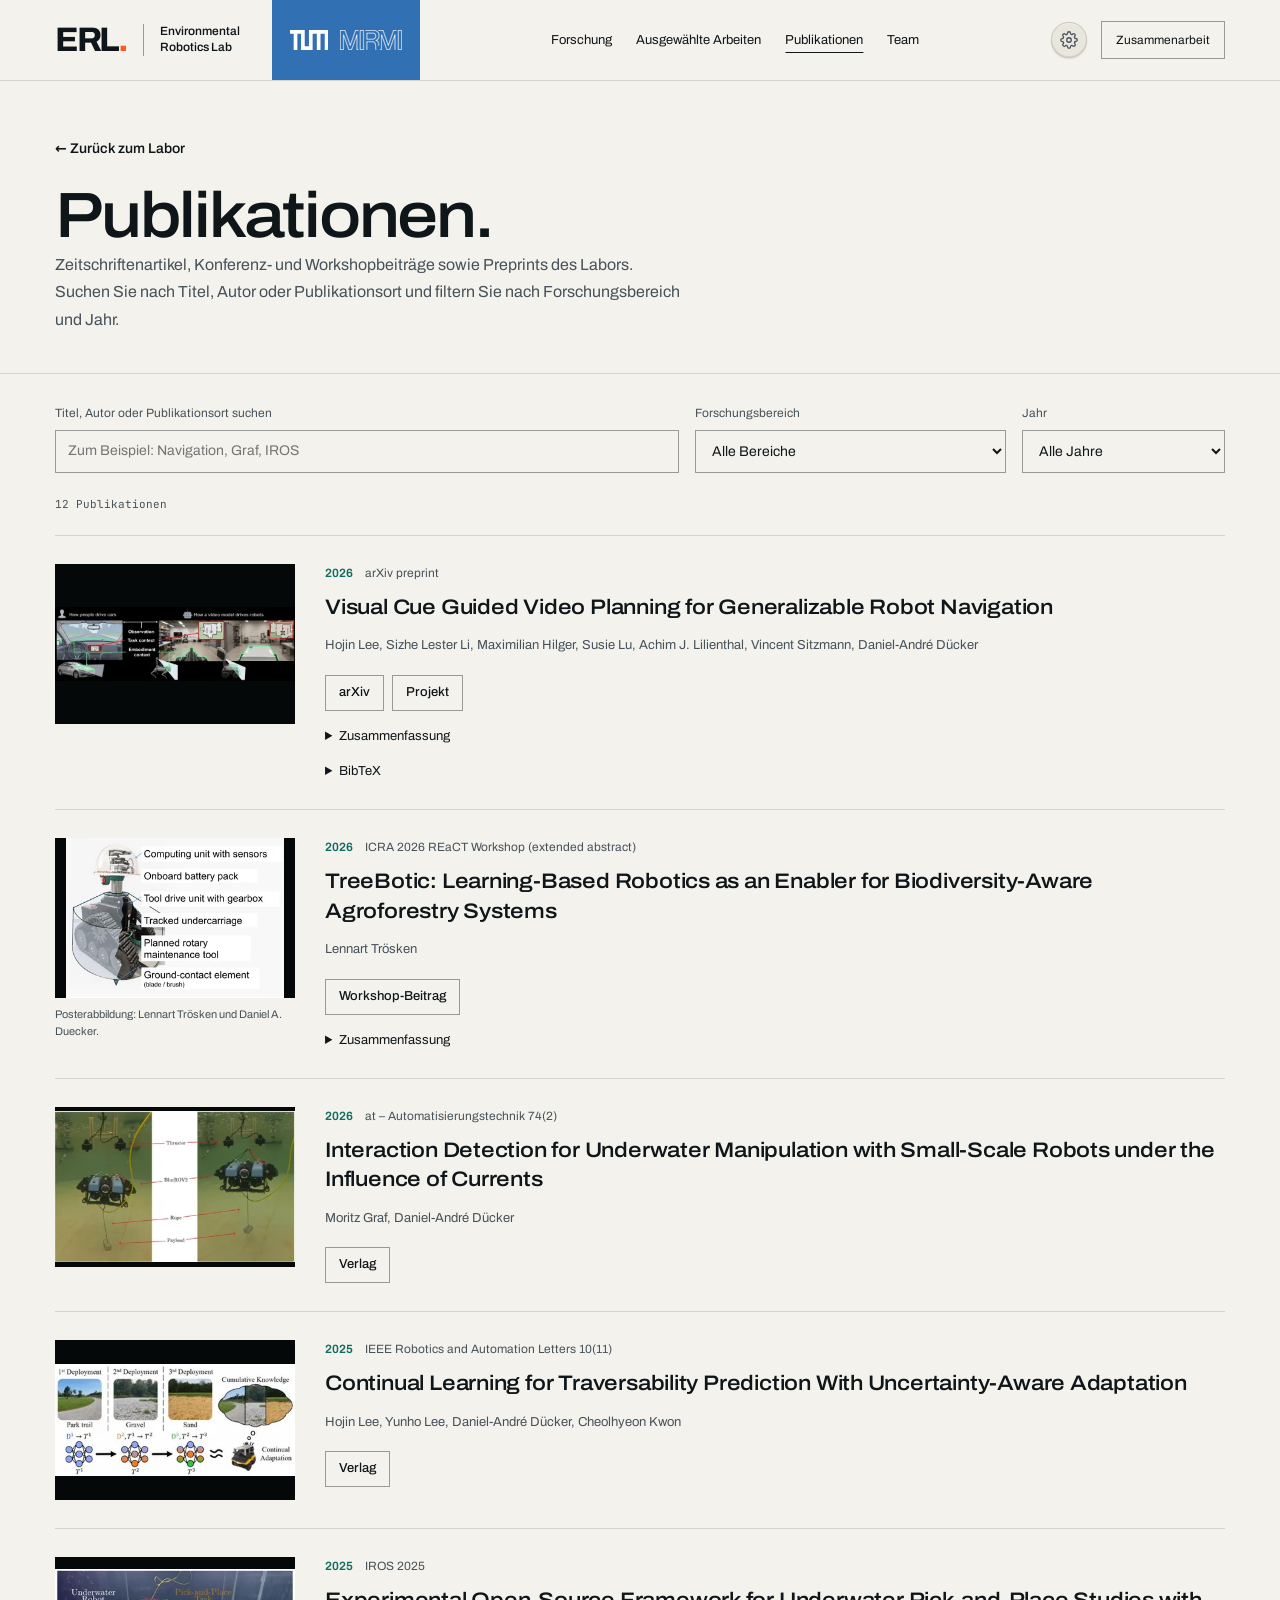
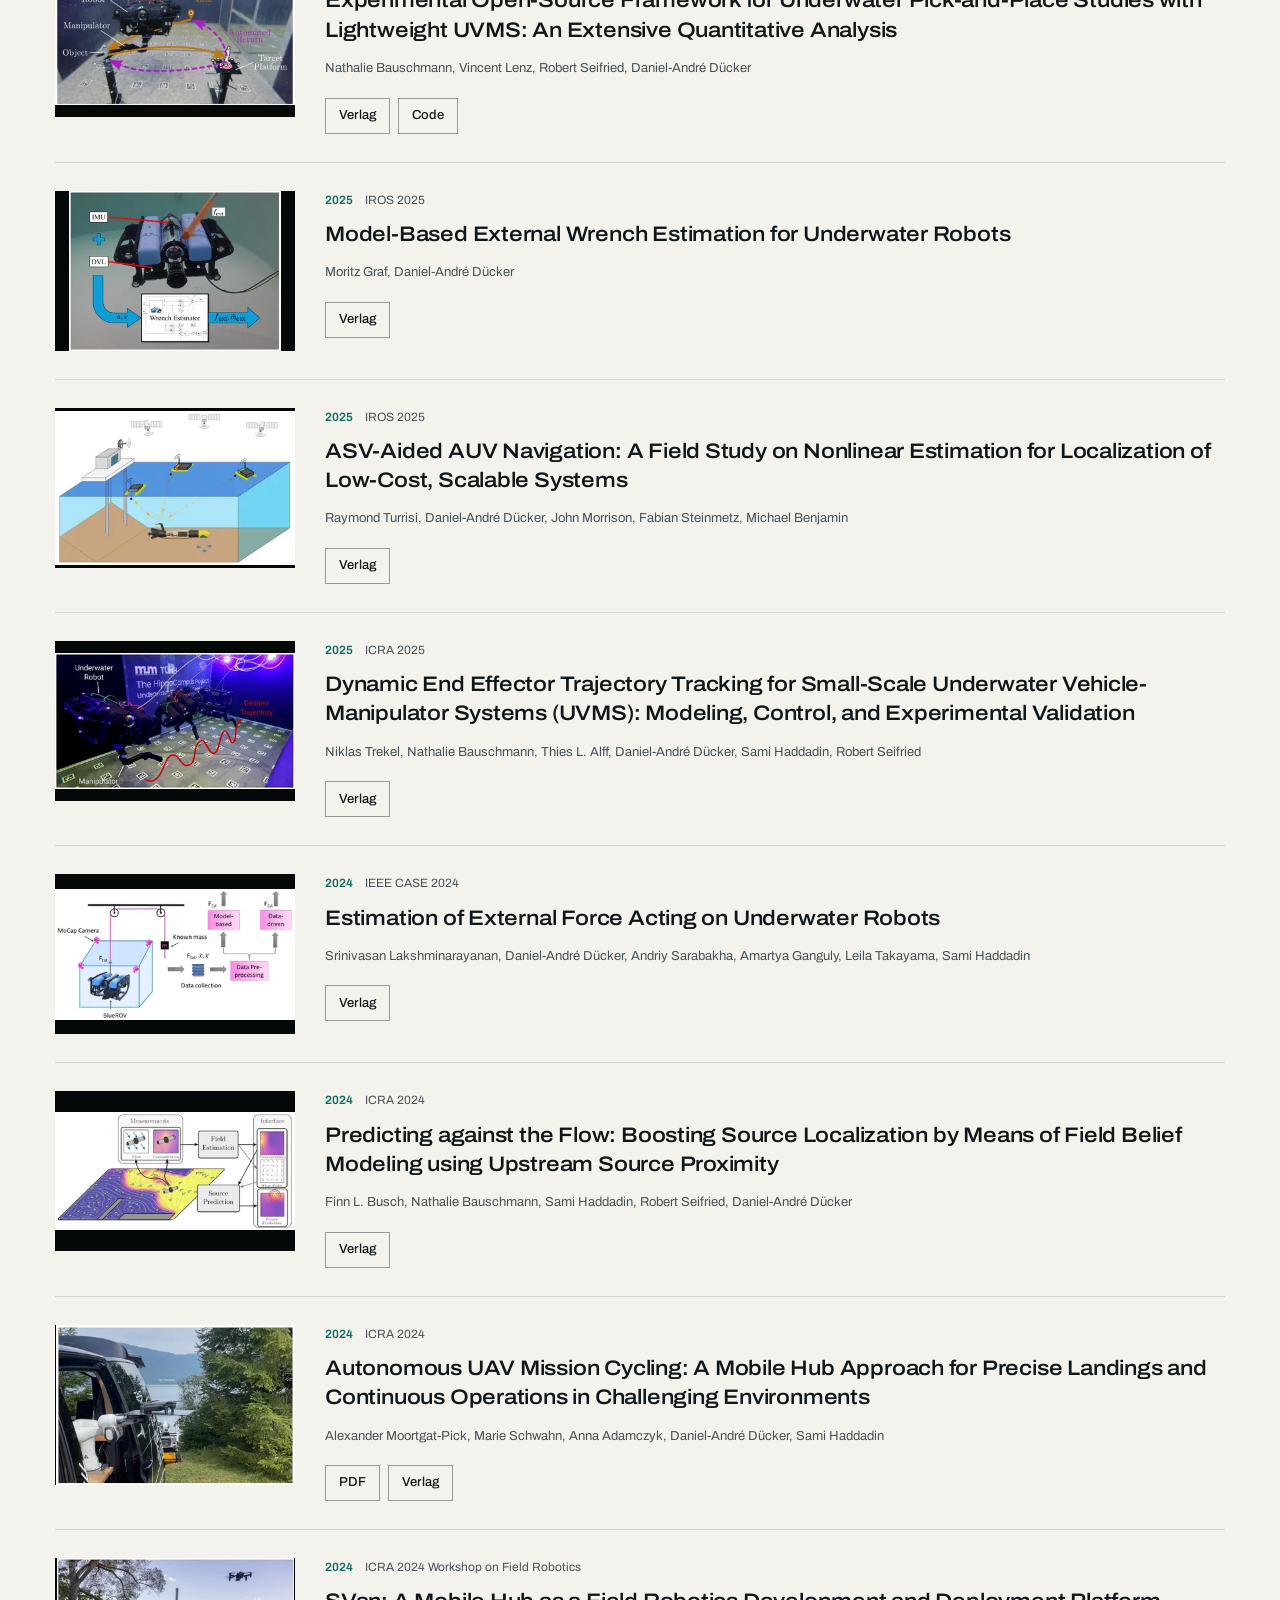
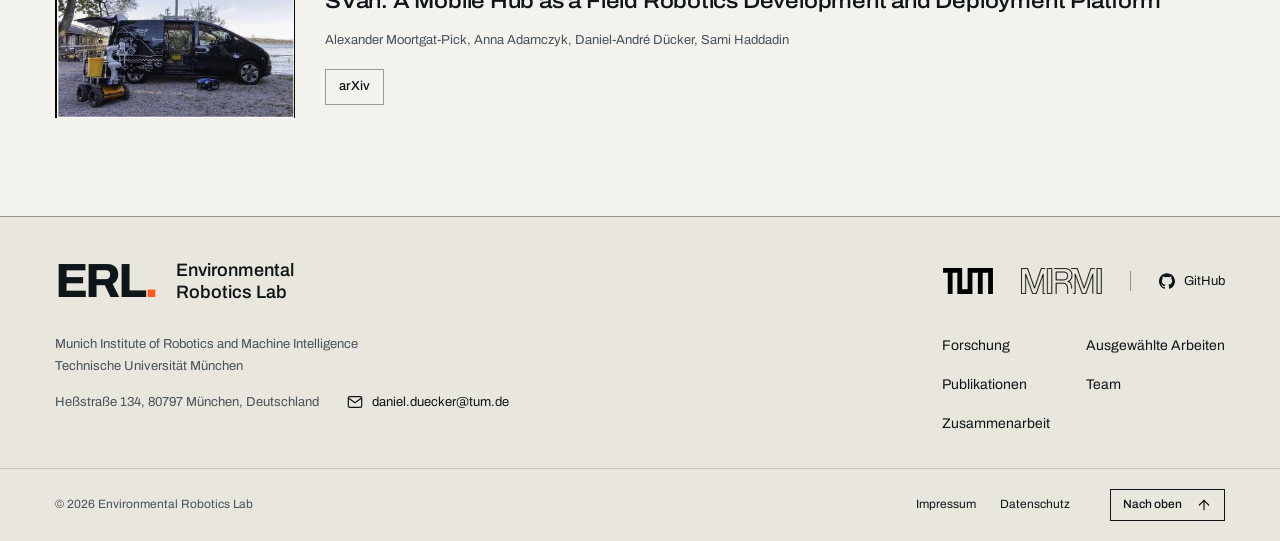
<file: de/publications/index.html>
<!DOCTYPE html><html lang="de"><head><meta charset="utf-8"><meta name="viewport" content="width=device-width, initial-scale=1"><meta name="color-scheme" content="light dark"><title>Publikationen | Environmental Robotics Lab</title><meta name="description" content="Zeitschriftenartikel, Konferenz- und Workshopbeiträge sowie Preprints des Labors. Suchen Sie nach Titel, Autor oder Publikationsort und filtern Sie nach Forschungsbereich und Jahr."><meta property="og:title" content="Publikationen | Environmental Robotics Lab"><meta property="og:description" content="Zeitschriftenartikel, Konferenz- und Workshopbeiträge sowie Preprints des Labors. Suchen Sie nach Titel, Autor oder Publikationsort und filtern Sie nach Forschungsbereich und Jahr."><meta property="og:type" content="website"><meta property="og:site_name" content="Environmental Robotics Lab"><meta property="og:image" content="https://environmentalroboticslab.org/social/erl-preview.png"><meta property="og:image:secure_url" content="https://environmentalroboticslab.org/social/erl-preview.png"><meta property="og:image:type" content="image/png"><meta property="og:image:width" content="1200"><meta property="og:image:height" content="630"><meta property="og:image:alt" content="Environmental Robotics Lab mit mobilem Labor sowie Boden- und Unterwasserrobotern am See."><meta name="twitter:card" content="summary_large_image"><meta name="twitter:title" content="Publikationen | Environmental Robotics Lab"><meta name="twitter:description" content="Zeitschriftenartikel, Konferenz- und Workshopbeiträge sowie Preprints des Labors. Suchen Sie nach Titel, Autor oder Publikationsort und filtern Sie nach Forschungsbereich und Jahr."><meta name="twitter:image" content="https://environmentalroboticslab.org/social/erl-preview.png"><meta name="twitter:image:alt" content="Environmental Robotics Lab mit mobilem Labor sowie Boden- und Unterwasserrobotern am See."><meta property="og:url" content="https://environmentalroboticslab.org/de/publications/"><meta property="og:locale" content="de_DE"><link rel="canonical" href="https://environmentalroboticslab.org/de/publications/"><link rel="alternate" hreflang="en" href="https://environmentalroboticslab.org/publications/"><link rel="alternate" hreflang="de" href="https://environmentalroboticslab.org/de/publications/"><link rel="alternate" hreflang="x-default" href="https://environmentalroboticslab.org/publications/"><link rel="icon" href="/favicon.svg" type="image/svg+xml"><script>
      (() => {
        let theme = matchMedia('(prefers-color-scheme: dark)').matches ? 'dark' : 'light';
        let motion = 'auto';
        try {
          const override = new URLSearchParams(location.search).get('theme') || localStorage.getItem('theme');
          if (override === 'light' || override === 'dark') theme = override;
          motion = localStorage.getItem('motion') || 'auto';
        } catch {}
        document.documentElement.dataset.theme = theme;
        document.documentElement.dataset.motionChoice = motion;
        document.documentElement.dataset.motion = motion === 'auto' ? (matchMedia('(prefers-reduced-motion: reduce)').matches ? 'reduce' : 'full') : motion;
      })();
    </script><link rel="stylesheet" href="/_astro/Layout.pDkKB2x7.css"></head><body class="placeholder-site" id="page-top"><a class="skip" href="#main">Zum Inhalt springen</a><header class="site-header"><div class="shell header-row"><a class="brand" href="/de/" aria-label="Environmental Robotics Lab an der TUM"><span class="brand-mark">ERL<span aria-hidden="true">.</span></span><span class="brand-name">Environmental<br>Robotics Lab</span></a><div class="institution-marks"><a href="https://www.tum.de/en/" aria-label="Technical University of Munich"><svg xmlns:dc="http://purl.org/dc/elements/1.1/" xmlns:cc="http://creativecommons.org/ns#" xmlns:rdf="http://www.w3.org/1999/02/22-rdf-syntax-ns#" xmlns:svg="http://www.w3.org/2000/svg" xmlns:sodipodi="http://sodipodi.sourceforge.net/DTD/sodipodi-0.dtd" xmlns:inkscape="http://www.inkscape.org/namespaces/inkscape" id="Ebene_1" x="0px" y="0px" width="408.16" height="212.46684" viewBox="-16.014 -31 408.16 212.46684" enable-background="new -16.014 -31 149 114" xml:space="preserve" sodipodi:docname="TUM_Web_Logo_blau.svg" inkscape:version="1.0.1 (3bc2e813f5, 2020-09-07)" class="institution-mark"><metadata id="metadata13"><rdf:RDF><cc:Work rdf:about=""><dc:format>image/svg+xml</dc:format><dc:type rdf:resource="http://purl.org/dc/dcmitype/StillImage" /><dc:title>TUM_Web_Logo_blau</dc:title></cc:Work></rdf:RDF></metadata><defs id="defs11" /><sodipodi:namedview pagecolor="#ffffff" bordercolor="#666666" borderopacity="1" objecttolerance="10" gridtolerance="10" guidetolerance="10" inkscape:pageopacity="0" inkscape:pageshadow="2" inkscape:window-width="1920" inkscape:window-height="986" id="namedview9" showgrid="false" fit-margin-top="0" fit-margin-left="0" fit-margin-right="0" fit-margin-bottom="0" inkscape:zoom="1.754386" inkscape:cx="124.61021" inkscape:cy="115.2546" inkscape:window-x="-11" inkscape:window-y="-11" inkscape:window-maximized="1" inkscape:current-layer="Ebene_1" />
<title id="title2">TUM_Web_Logo_blau</title>
<desc id="desc4">TUM</desc>
<path fill="#3070b3" d="m 140.54052,-31 v 173.32822 h 44.72985 V -31 H 392.146 V 181.46685 H 353.00738 V 8.138629 H 308.2775 V 181.46685 H 269.13887 V 8.138629 H 224.40902 V 181.46685 H 101.4019 V 8.138629 H 62.26327 V 181.46685 H 23.12462 V 8.138629 H -16.014 V -31 Z" id="path6" style="stroke-width:5.59123" />
</svg></a><a href="https://www.mirmi.tum.de/en/mirmi/" aria-label="Munich Institute of Robotics and Machine Intelligence"><img src="/_astro/mirmi.BAgoNZDB_Z1UIhLS.webp" srcset="/_astro/mirmi.BAgoNZDB_Z1UIhLS.webp 1x, /_astro/mirmi.BAgoNZDB_12aJum.webp 2x, /_astro/mirmi.BAgoNZDB_1ezzxe.webp 3x" alt="MIRMI" loading="eager" decoding="async" width="62" height="20" class="institution-mark"></a></div><nav class="desktop-nav" aria-label="Hauptnavigation"><a href="/de/#research">Forschung</a><a href="/de/#work">Ausgewählte Arbeiten</a><a href="/de/publications/" aria-current="page">Publikationen</a><a href="/de/#people">Team</a></nav><div class="header-tools"><details class="opt" data-options data-astro-cid-2rwairet><summary aria-label="Sprache, Farbschema und Bewegung" title="Sprache, Farbschema und Bewegung" data-astro-cid-2rwairet><svg class="opt__icon" width="18" height="18" viewBox="0 0 24 24" aria-hidden="true" fill="none" stroke="currentColor" stroke-width="1.7" stroke-linecap="round" stroke-linejoin="round" data-astro-cid-2rwairet><circle cx="12" cy="12" r="3" data-astro-cid-2rwairet></circle><path d="M19.4 15a1.65 1.65 0 0 0 .33 1.82l.06.06a2 2 0 1 1-2.83 2.83l-.06-.06a1.65 1.65 0 0 0-1.82-.33 1.65 1.65 0 0 0-1 1.51V21a2 2 0 1 1-4 0v-.09a1.65 1.65 0 0 0-1.08-1.51 1.65 1.65 0 0 0-1.82.33l-.06.06a2 2 0 1 1-2.83-2.83l.06-.06a1.65 1.65 0 0 0 .33-1.82 1.65 1.65 0 0 0-1.51-1H3a2 2 0 1 1 0-4h.09A1.65 1.65 0 0 0 4.6 9a1.65 1.65 0 0 0-.33-1.82l-.06-.06a2 2 0 1 1 2.83-2.83l.06.06a1.65 1.65 0 0 0 1.82.33H9a1.65 1.65 0 0 0 1-1.51V3a2 2 0 1 1 4 0v.09a1.65 1.65 0 0 0 1 1.51 1.65 1.65 0 0 0 1.82-.33l.06-.06a2 2 0 1 1 2.83 2.83l-.06.06a1.65 1.65 0 0 0-.33 1.82V9a1.65 1.65 0 0 0 1.51 1H21a2 2 0 1 1 0 4h-.09a1.65 1.65 0 0 0-1.51 1z" data-astro-cid-2rwairet></path></svg></summary><div class="opt__panel" data-astro-cid-2rwairet><p class="label" data-astro-cid-2rwairet>Sprache</p><div class="opt__row" role="group" aria-label="Sprache" data-astro-cid-2rwairet><a class="opt__choice opt__language" href="/publications/" data-language-path="/publications/" hreflang="en" lang="en" data-astro-cid-2rwairet><span data-astro-cid-2rwairet>English</span></a><a class="opt__choice opt__language" href="/de/publications/" data-language-path="/de/publications/" hreflang="de" lang="de" aria-current="true" data-astro-cid-2rwairet><span data-astro-cid-2rwairet>Deutsch</span><svg width="12" height="12" viewBox="0 0 16 16" fill="none" stroke="currentColor" stroke-width="1.8" aria-hidden="true" data-astro-cid-2rwairet><path d="m3 8 3 3 7-7" data-astro-cid-2rwairet></path></svg></a></div><p class="label" data-astro-cid-2rwairet>Farbschema</p><div class="opt__row" role="group" data-astro-cid-2rwairet><button type="button" class="opt__choice" data-theme-set="light" data-astro-cid-2rwairet>Hell</button><button type="button" class="opt__choice" data-theme-set="dark" data-astro-cid-2rwairet>Dunkel</button></div><p class="label" data-astro-cid-2rwairet>Bewegung</p><div class="opt__row opt__row--3" role="group" data-astro-cid-2rwairet><button type="button" class="opt__choice" data-motion-set="auto" data-astro-cid-2rwairet>Auto</button><button type="button" class="opt__choice" data-motion-set="full" data-astro-cid-2rwairet>An</button><button type="button" class="opt__choice" data-motion-set="reduce" data-astro-cid-2rwairet>Aus</button></div></div></details><script type="module">var e=()=>{document.querySelectorAll(`[data-language-path]`).forEach(e=>{e.href=`${e.dataset.languagePath}${location.search}${location.hash}`})};e(),window.addEventListener(`hashchange`,e),window.addEventListener(`popstate`,e);var t=document.documentElement,n=document.querySelectorAll(`[data-theme-set]`),r=()=>n.forEach(e=>e.setAttribute(`aria-current`,String(e.dataset.themeSet===t.dataset.theme)));n.forEach(e=>e.addEventListener(`click`,()=>{let n=e.dataset.themeSet===`dark`?`dark`:`light`;t.dataset.theme=n;try{localStorage.setItem(`theme`,n)}catch{}window.dispatchEvent(new CustomEvent(`themechange`,{detail:n})),r()})),r();var i=document.querySelectorAll(`[data-motion-set]`),a=()=>{try{return localStorage.getItem(`motion`)??`auto`}catch{return`auto`}},o=()=>{let e=a();i.forEach(t=>t.setAttribute(`aria-current`,String(t.dataset.motionSet===e)))};i.forEach(e=>e.addEventListener(`click`,()=>{let n=e.dataset.motionSet??`auto`;try{n===`auto`?localStorage.removeItem(`motion`):localStorage.setItem(`motion`,n)}catch{}let r=matchMedia(`(prefers-reduced-motion: reduce)`).matches?`reduce`:`full`;t.dataset.motionChoice=n,t.dataset.motion=n===`auto`?r:n,window.dispatchEvent(new CustomEvent(`motionchange`,{detail:t.dataset.motion})),o()})),o(),document.querySelectorAll(`[data-options]`).forEach(e=>{document.addEventListener(`click`,t=>{e.open&&!e.contains(t.target)&&(e.open=!1)}),e.addEventListener(`keydown`,t=>{t.key===`Escape`&&(e.open=!1,e.querySelector(`summary`)?.focus())})});</script><a class="header-contact" href="/de/#contact">Zusammenarbeit</a><details class="mobile-menu"><summary><span class="mobile-menu__label">Menü</span><svg class="mobile-menu__icon" aria-hidden="true" width="22" height="22" viewBox="0 0 24 24" fill="none" stroke="currentColor" stroke-width="1.7"><path d="M4 7h16M4 12h16M4 17h16"></path></svg></summary><nav aria-label="Mobile Navigation"><a href="/de/#research">Forschung</a><a href="/de/#work">Ausgewählte Arbeiten</a><a href="/de/publications/">Publikationen</a><a href="/de/#people">Team</a><a href="/de/#contact">Zusammenarbeit</a></nav></details></div></div></header><main id="main"><section class="page-intro"><div class="shell"><a class="text-link" href="/de/">← Zurück zum Labor</a><h1>Publikationen<span class="title-dot">.</span></h1><p class="section-intro">Zeitschriftenartikel, Konferenz- und Workshopbeiträge sowie Preprints des Labors. Suchen Sie nach Titel, Autor oder Publikationsort und filtern Sie nach Forschungsbereich und Jahr.</p></div></section><div class="shell publications-body"><form class="publication-filters" role="search" data-filters hidden><label>Titel, Autor oder Publikationsort suchen<input name="q" type="search" autocomplete="off" placeholder="Zum Beispiel: Navigation, Graf, IROS"></label><label>Forschungsbereich<select name="theme"><option value="">Alle Bereiche</option><option value="aquatic">Aquatische Robotik</option><option value="navigation">Navigation an unbekannten Orten</option><option value="hubs">Mobile Roboterbasen</option></select></label><label>Jahr<select name="year"><option value="">Alle Jahre</option><option value="2026">2026</option><option value="2025">2025</option><option value="2024">2024</option></select></label></form><div class="publication-controls"><p role="status" aria-live="polite"><span data-result-count>12</span> Publikationen</p><button type="button" class="filter-reset" data-reset hidden>Filter zurücksetzen</button></div><div data-publications><article class="publication publication--illustrated" id="lee2026cuenav" data-paper data-search="visual cue guided video planning for generalizable robot navigation hojin lee, sizhe lester li, maximilian hilger, susie lu, achim j. lilienthal, vincent sitzmann, daniel-andré dücker arxiv preprint 2026" data-year="2026" data-theme="navigation"><figure class="publication-media"><a class="publication-image publication-image--diagram" href="https://cuenav.github.io/" tabindex="-1" aria-hidden="true"><picture><source srcset="/_astro/thumb.BpC9T-V0_2nedi.webp 360w, /_astro/thumb.BpC9T-V0_2tuvSf.webp 640w, /_astro/thumb.BpC9T-V0_rzR40.webp 900w" type="image/webp" sizes="(min-width: 681px) 240px, 90vw"><img src="/_astro/thumb.BpC9T-V0_umCt4.png" srcset="/_astro/thumb.BpC9T-V0_1VnSl7.png 360w, /_astro/thumb.BpC9T-V0_ZGFWMR.png 640w, /_astro/thumb.BpC9T-V0_2lAwbO.png 900w" alt sizes="(min-width: 681px) 240px, 90vw" loading="lazy" decoding="async" width="2200" height="677"></picture></a></figure><div class="publication-main"><p class="publication-venue"><span class="publication-date">2026</span>arXiv preprint</p><h3><a href="https://cuenav.github.io/">Visual Cue Guided Video Planning for Generalizable Robot Navigation</a></h3><p class="publication-authors">Hojin Lee, Sizhe Lester Li, Maximilian Hilger, Susie Lu, Achim J. Lilienthal, Vincent Sitzmann, Daniel-André Dücker</p><div class="publication-links"><a class="btn btn--line" href="https://arxiv.org/abs/2609.16737">arXiv</a><a class="btn btn--line" href="https://cuenav.github.io/">Projekt</a></div><details class="paper-details"><summary>Zusammenfassung</summary><p lang="en">People drive through places they have never seen by reading visual cues such as a map, a landmark, or the shape of the road ahead. CueNav gives a robot the same ability: a video planner imagines the drive, flow fields turn the imagined video into motion, and an inverse dynamics model turns motion into commands for the specific robot, replanning as it goes.
</p></details><details class="paper-details"><summary>BibTeX</summary><button type="button" class="citation-copy" data-citation-copy data-copied="Kopiert" data-error="Bitte die Zitation unten auswählen und kopieren.">Zitation kopieren</button><span class="citation-status" role="status"></span><pre tabindex="0">@article{lee2026cuenav,
  title   = {Visual Cue Guided Video Planning for Generalizable Robot Navigation},
  author  = {Lee, Hojin and Li, Sizhe Lester and Hilger, Maximilian and Lu, Susie
             and Lilienthal, Achim J. and Sitzmann, Vincent and Duecker, Daniel A.},
  journal = {arXiv preprint arXiv:2609.16737},
  year    = {2026}
}
</pre></details></div></article><script type="module">document.querySelectorAll(`[data-citation-copy]`).forEach(e=>e.addEventListener(`click`,async()=>{let t=e.parentElement?.querySelector(`pre`)?.textContent||``,n=e.parentElement?.querySelector(`.citation-status`);try{await navigator.clipboard.writeText(t),n&&(n.textContent=e.dataset.copied||``)}catch{n&&(n.textContent=e.dataset.error||``)}}));</script><article class="publication publication--illustrated" id="troesken2026treebotic" data-paper data-search="treebotic: learning-based robotics as an enabler for biodiversity-aware agroforestry systems lennart trösken icra 2026 react workshop (extended abstract) 2026" data-year="2026" data-theme><figure class="publication-media"><a class="publication-image publication-image--diagram" href="https://sites.google.com/view/react-climate-robotics/abstracts" tabindex="-1" aria-hidden="true"><picture><source srcset="/_astro/prototype.Cbj2-0jw_Z12Ucgk.webp 360w, /_astro/prototype.Cbj2-0jw_28uqSN.webp 640w, /_astro/prototype.Cbj2-0jw_8ao6R.webp 900w" type="image/webp" sizes="(min-width: 681px) 240px, 90vw"><img src="/_astro/prototype.Cbj2-0jw_FOyKM.jpg" srcset="/_astro/prototype.Cbj2-0jw_Z2vKFVj.jpg 360w, /_astro/prototype.Cbj2-0jw_EDWdO.jpg 640w, /_astro/prototype.Cbj2-0jw_Z1kF5y7.jpg 900w" alt sizes="(min-width: 681px) 240px, 90vw" loading="lazy" decoding="async" width="2160" height="1585"></picture></a><figcaption>Posterabbildung: Lennart Trösken und Daniel A. Duecker.</figcaption></figure><div class="publication-main"><p class="publication-venue"><span class="publication-date">2026</span>ICRA 2026 REaCT Workshop (extended abstract)</p><h3><a href="https://sites.google.com/view/react-climate-robotics/abstracts">TreeBotic: Learning-Based Robotics as an Enabler for Biodiversity-Aware Agroforestry Systems</a></h3><p class="publication-authors">Lennart Trösken</p><div class="publication-links"><a class="btn btn--line" href="https://sites.google.com/view/react-climate-robotics/abstracts">Workshop-Beitrag</a></div><details class="paper-details"><summary>Zusammenfassung</summary><p lang="en">TreeBotic proposes a framework for robotics in agroforestry, where trees and crops share a changing environment. It combines learning from human demonstrations and corrections, environmental indicators that inform robot decisions, and coupled robotic and ecological simulation. These components are intended to help evaluate field-management strategies with biodiversity as an explicit objective.</p></details></div></article><article class="publication publication--illustrated" id="graf2026interaction" data-paper data-search="interaction detection for underwater manipulation with small-scale robots under the influence of currents moritz graf, daniel-andré dücker at – automatisierungstechnik 74(2) 2026" data-year="2026" data-theme="aquatic"><figure class="publication-media"><a class="publication-image publication-image--diagram" href="https://doi.org/10.1515/auto-2025-0086" tabindex="-1" aria-hidden="true"><picture><source srcset="/_astro/experiment.Cm7qOd7N_1Om8nX.webp 360w, /_astro/experiment.Cm7qOd7N_15zSdw.webp 640w, /_astro/experiment.Cm7qOd7N_ZSrNY6.webp 900w" type="image/webp" sizes="(min-width: 681px) 240px, 90vw"><img src="/_astro/experiment.Cm7qOd7N_12Gxls.jpg" srcset="/_astro/experiment.Cm7qOd7N_lvDHY.jpg 360w, /_astro/experiment.Cm7qOd7N_ZnfArs.jpg 640w, /_astro/experiment.Cm7qOd7N_Z2miiE5.jpg 900w" alt sizes="(min-width: 681px) 240px, 90vw" loading="lazy" decoding="async" width="1382" height="870"></picture></a></figure><div class="publication-main"><p class="publication-venue"><span class="publication-date">2026</span>at – Automatisierungstechnik 74(2)</p><h3><a href="https://doi.org/10.1515/auto-2025-0086">Interaction Detection for Underwater Manipulation with Small-Scale Robots under the Influence of Currents</a></h3><p class="publication-authors">Moritz Graf, Daniel-André Dücker</p><div class="publication-links"><a class="btn btn--line" href="https://doi.org/10.1515/auto-2025-0086">Verlag</a></div></div></article><article class="publication publication--illustrated" id="lee2025continual" data-paper data-search="continual learning for traversability prediction with uncertainty-aware adaptation hojin lee, yunho lee, daniel-andré dücker, cheolhyeon kwon ieee robotics and automation letters 10(11) 2025" data-year="2025" data-theme="navigation"><figure class="publication-media"><a class="publication-image publication-image--diagram" href="https://doi.org/10.1109/LRA.2025.3619687" tabindex="-1" aria-hidden="true"><picture><source srcset="/_astro/figure.D4JUrXD0_ZoLNFr.webp 360w, /_astro/figure.D4JUrXD0_Z10B4Hf.webp 640w, /_astro/figure.D4JUrXD0_1KdOXx.webp 779w" type="image/webp" sizes="(min-width: 681px) 240px, 90vw"><img src="/_astro/figure.D4JUrXD0_1EhsTu.jpg" srcset="/_astro/figure.D4JUrXD0_ZuIaJu.jpg 360w, /_astro/figure.D4JUrXD0_Z16xqLi.jpg 640w, /_astro/figure.D4JUrXD0_1EhsTu.jpg 779w" alt sizes="(min-width: 681px) 240px, 90vw" loading="lazy" decoding="async" width="779" height="364"></picture></a></figure><div class="publication-main"><p class="publication-venue"><span class="publication-date">2025</span>IEEE Robotics and Automation Letters 10(11)</p><h3><a href="https://doi.org/10.1109/LRA.2025.3619687">Continual Learning for Traversability Prediction With Uncertainty-Aware Adaptation</a></h3><p class="publication-authors">Hojin Lee, Yunho Lee, Daniel-André Dücker, Cheolhyeon Kwon</p><div class="publication-links"><a class="btn btn--line" href="https://doi.org/10.1109/LRA.2025.3619687">Verlag</a></div></div></article><article class="publication publication--illustrated" id="bauschmann2025framework" data-paper data-search="experimental open-source framework for underwater pick-and-place studies with lightweight uvms: an extensive quantitative analysis nathalie bauschmann, vincent lenz, robert seifried, daniel-andré dücker iros 2025 2025" data-year="2025" data-theme="aquatic"><figure class="publication-media"><a class="publication-image publication-image--diagram" href="https://doi.org/10.1109/IROS60139.2025.11246860" tabindex="-1" aria-hidden="true"><picture><source srcset="/_astro/figure.Dcf-4NcO_17mKms.webp 360w, /_astro/figure.Dcf-4NcO_Z27zhuU.webp 640w, /_astro/figure.Dcf-4NcO_Z15NrVK.webp 857w" type="image/webp" sizes="(min-width: 681px) 240px, 90vw"><img src="/_astro/figure.Dcf-4NcO_Z1bJO0N.jpg" srcset="/_astro/figure.Dcf-4NcO_11qoip.jpg 360w, /_astro/figure.Dcf-4NcO_Z2dvDyX.jpg 640w, /_astro/figure.Dcf-4NcO_Z1bJO0N.jpg 857w" alt sizes="(min-width: 681px) 240px, 90vw" loading="lazy" decoding="async" width="857" height="486"></picture></a></figure><div class="publication-main"><p class="publication-venue"><span class="publication-date">2025</span>IROS 2025</p><h3><a href="https://doi.org/10.1109/IROS60139.2025.11246860">Experimental Open-Source Framework for Underwater Pick-and-Place Studies with Lightweight UVMS: An Extensive Quantitative Analysis</a></h3><p class="publication-authors">Nathalie Bauschmann, Vincent Lenz, Robert Seifried, Daniel-André Dücker</p><div class="publication-links"><a class="btn btn--line" href="https://doi.org/10.1109/IROS60139.2025.11246860">Verlag</a><a class="btn btn--line" href="https://github.com/HippoCampusRobotics/uvms">Code</a></div></div></article><article class="publication publication--illustrated" id="graf2025wrench" data-paper data-search="model-based external wrench estimation for underwater robots moritz graf, daniel-andré dücker iros 2025 2025" data-year="2025" data-theme="aquatic"><figure class="publication-media"><a class="publication-image publication-image--diagram" href="https://doi.org/10.1109/IROS60139.2025.11245862" tabindex="-1" aria-hidden="true"><picture><source srcset="/_astro/figure.wKaBkgrR_QyAWH.webp 360w, /_astro/figure.wKaBkgrR_1OhJls.webp 640w, /_astro/figure.wKaBkgrR_1SEtw6.webp 712w" type="image/webp" sizes="(min-width: 681px) 240px, 90vw"><img src="/_astro/figure.wKaBkgrR_1MI7s3.jpg" srcset="/_astro/figure.wKaBkgrR_KCeSE.jpg 360w, /_astro/figure.wKaBkgrR_1Ilnhp.jpg 640w, /_astro/figure.wKaBkgrR_1MI7s3.jpg 712w" alt sizes="(min-width: 681px) 240px, 90vw" loading="lazy" decoding="async" width="712" height="536"></picture></a></figure><div class="publication-main"><p class="publication-venue"><span class="publication-date">2025</span>IROS 2025</p><h3><a href="https://doi.org/10.1109/IROS60139.2025.11245862">Model-Based External Wrench Estimation for Underwater Robots</a></h3><p class="publication-authors">Moritz Graf, Daniel-André Dücker</p><div class="publication-links"><a class="btn btn--line" href="https://doi.org/10.1109/IROS60139.2025.11245862">Verlag</a></div></div></article><article class="publication publication--illustrated" id="turrisi2025asv" data-paper data-search="asv-aided auv navigation: a field study on nonlinear estimation for localization of low-cost, scalable systems raymond turrisi, daniel-andré dücker, john morrison, fabian steinmetz, michael benjamin iros 2025 2025" data-year="2025" data-theme="aquatic"><figure class="publication-media"><a class="publication-image publication-image--diagram" href="https://doi.org/10.1109/IROS60139.2025.11247220" tabindex="-1" aria-hidden="true"><picture><source srcset="/_astro/figure.C--xLln6_Z7BGgQ.webp 360w, /_astro/figure.C--xLln6_Vkh0R.webp 640w, /_astro/figure.C--xLln6_1O8JiW.webp 777w" type="image/webp" sizes="(min-width: 681px) 240px, 90vw"><img src="/_astro/figure.C--xLln6_1IcneT.jpg" srcset="/_astro/figure.C--xLln6_Zdy3kT.jpg 360w, /_astro/figure.C--xLln6_PnTVO.jpg 640w, /_astro/figure.C--xLln6_1IcneT.jpg 777w" alt sizes="(min-width: 681px) 240px, 90vw" loading="lazy" decoding="async" width="777" height="499"></picture></a></figure><div class="publication-main"><p class="publication-venue"><span class="publication-date">2025</span>IROS 2025</p><h3><a href="https://doi.org/10.1109/IROS60139.2025.11247220">ASV-Aided AUV Navigation: A Field Study on Nonlinear Estimation for Localization of Low-Cost, Scalable Systems</a></h3><p class="publication-authors">Raymond Turrisi, Daniel-André Dücker, John Morrison, Fabian Steinmetz, Michael Benjamin</p><div class="publication-links"><a class="btn btn--line" href="https://doi.org/10.1109/IROS60139.2025.11247220">Verlag</a></div></div></article><article class="publication publication--illustrated" id="trekel2025uvms" data-paper data-search="dynamic end effector trajectory tracking for small-scale underwater vehicle-manipulator systems (uvms): modeling, control, and experimental validation niklas trekel, nathalie bauschmann, thies l. alff, daniel-andré dücker, sami haddadin, robert seifried icra 2025 2025" data-year="2025" data-theme="aquatic"><figure class="publication-media"><a class="publication-image publication-image--diagram" href="https://doi.org/10.1109/ICRA55743.2025.11128667" tabindex="-1" aria-hidden="true"><picture><source srcset="/_astro/figure.Cm77bSTv_Z2gloe8.webp 360w, /_astro/figure.Cm77bSTv_Zq6ihz.webp 640w, /_astro/figure.Cm77bSTv_2il5p5.webp 777w" type="image/webp" sizes="(min-width: 681px) 240px, 90vw"><img src="/_astro/figure.Cm77bSTv_2coIl2.jpg" srcset="/_astro/figure.Cm77bSTv_Z2mhKib.jpg 360w, /_astro/figure.Cm77bSTv_Zw2ElC.jpg 640w, /_astro/figure.Cm77bSTv_2coIl2.jpg 777w" alt sizes="(min-width: 681px) 240px, 90vw" loading="lazy" decoding="async" width="777" height="442"></picture></a></figure><div class="publication-main"><p class="publication-venue"><span class="publication-date">2025</span>ICRA 2025</p><h3><a href="https://doi.org/10.1109/ICRA55743.2025.11128667">Dynamic End Effector Trajectory Tracking for Small-Scale Underwater Vehicle-Manipulator Systems (UVMS): Modeling, Control, and Experimental Validation</a></h3><p class="publication-authors">Niklas Trekel, Nathalie Bauschmann, Thies L. Alff, Daniel-André Dücker, Sami Haddadin, Robert Seifried</p><div class="publication-links"><a class="btn btn--line" href="https://doi.org/10.1109/ICRA55743.2025.11128667">Verlag</a></div></div></article><article class="publication publication--illustrated" id="lakshminarayanan2024force" data-paper data-search="estimation of external force acting on underwater robots srinivasan lakshminarayanan, daniel-andré dücker, andriy sarabakha, amartya ganguly, leila takayama, sami haddadin ieee case 2024 2024" data-year="2024" data-theme="aquatic"><figure class="publication-media"><a class="publication-image publication-image--diagram" href="https://doi.org/10.1109/CASE59546.2024.10711608" tabindex="-1" aria-hidden="true"><picture><source srcset="/_astro/figure.C3WqGh06_Z22RAfA.webp 360w, /_astro/figure.C3WqGh06_ZTpPKm.webp 640w, /_astro/figure.C3WqGh06_9pa8W.webp 869w" type="image/webp" sizes="(min-width: 681px) 240px, 90vw"><img src="/_astro/figure.C3WqGh06_3sN4T.jpg" srcset="/_astro/figure.C3WqGh06_Z28NWjD.jpg 360w, /_astro/figure.C3WqGh06_Z10mcOp.jpg 640w, /_astro/figure.C3WqGh06_3sN4T.jpg 869w" alt sizes="(min-width: 681px) 240px, 90vw" loading="lazy" decoding="async" width="869" height="476"></picture></a></figure><div class="publication-main"><p class="publication-venue"><span class="publication-date">2024</span>IEEE CASE 2024</p><h3><a href="https://doi.org/10.1109/CASE59546.2024.10711608">Estimation of External Force Acting on Underwater Robots</a></h3><p class="publication-authors">Srinivasan Lakshminarayanan, Daniel-André Dücker, Andriy Sarabakha, Amartya Ganguly, Leila Takayama, Sami Haddadin</p><div class="publication-links"><a class="btn btn--line" href="https://doi.org/10.1109/CASE59546.2024.10711608">Verlag</a></div></div></article><article class="publication publication--illustrated" id="busch2024flow" data-paper data-search="predicting against the flow: boosting source localization by means of field belief modeling using upstream source proximity finn l. busch, nathalie bauschmann, sami haddadin, robert seifried, daniel-andré dücker icra 2024 2024" data-year="2024" data-theme="aquatic"><figure class="publication-media"><a class="publication-image publication-image--diagram" href="https://doi.org/10.1109/ICRA57147.2024.10610144" tabindex="-1" aria-hidden="true"><picture><source srcset="/_astro/figure.BctdTQ6I_Z2rPdWx.webp 360w, /_astro/figure.BctdTQ6I_1hBYK5.webp 640w, /_astro/figure.BctdTQ6I_2lTqgW.webp 859w" type="image/webp" sizes="(min-width: 681px) 240px, 90vw"><img src="/_astro/figure.BctdTQ6I_2fX4cT.jpg" srcset="/_astro/figure.BctdTQ6I_2wpxMl.jpg 360w, /_astro/figure.BctdTQ6I_1bFCG2.jpg 640w, /_astro/figure.BctdTQ6I_2fX4cT.jpg 859w" alt sizes="(min-width: 681px) 240px, 90vw" loading="lazy" decoding="async" width="859" height="422"></picture></a></figure><div class="publication-main"><p class="publication-venue"><span class="publication-date">2024</span>ICRA 2024</p><h3><a href="https://doi.org/10.1109/ICRA57147.2024.10610144">Predicting against the Flow: Boosting Source Localization by Means of Field Belief Modeling using Upstream Source Proximity</a></h3><p class="publication-authors">Finn L. Busch, Nathalie Bauschmann, Sami Haddadin, Robert Seifried, Daniel-André Dücker</p><div class="publication-links"><a class="btn btn--line" href="https://doi.org/10.1109/ICRA57147.2024.10610144">Verlag</a></div></div></article><article class="publication publication--illustrated" id="moortgatpick2024hub" data-paper data-search="autonomous uav mission cycling: a mobile hub approach for precise landings and continuous operations in challenging environments alexander moortgat-pick, marie schwahn, anna adamczyk, daniel-andré dücker, sami haddadin icra 2024 2024" data-year="2024" data-theme="hubs"><figure class="publication-media"><a class="publication-image publication-image--diagram" href="https://doi.org/10.1109/ICRA57147.2024.10611292" tabindex="-1" aria-hidden="true"><picture><source srcset="/_astro/figure.afHyFMg0_Z2mLadC.webp 360w, /_astro/figure.afHyFMg0_1dNA3y.webp 640w, /_astro/figure.afHyFMg0_Zn93Sk.webp 859w" type="image/webp" sizes="(min-width: 681px) 240px, 90vw"><img src="/_astro/figure.afHyFMg0_Zt5pWn.jpg" srcset="/_astro/figure.afHyFMg0_Z2sHwhF.jpg 360w, /_astro/figure.afHyFMg0_17RdYv.jpg 640w, /_astro/figure.afHyFMg0_Zt5pWn.jpg 859w" alt sizes="(min-width: 681px) 240px, 90vw" loading="lazy" decoding="async" width="859" height="575"></picture></a></figure><div class="publication-main"><p class="publication-venue"><span class="publication-date">2024</span>ICRA 2024</p><h3><a href="https://doi.org/10.1109/ICRA57147.2024.10611292">Autonomous UAV Mission Cycling: A Mobile Hub Approach for Precise Landings and Continuous Operations in Challenging Environments</a></h3><p class="publication-authors">Alexander Moortgat-Pick, Marie Schwahn, Anna Adamczyk, Daniel-André Dücker, Sami Haddadin</p><div class="publication-links"><a class="btn btn--line" href="https://www.envirobotics.org/publications/ICRA24_2684.pdf">PDF</a><a class="btn btn--line" href="https://doi.org/10.1109/ICRA57147.2024.10611292">Verlag</a></div></div></article><article class="publication publication--illustrated" id="moortgatpick2024svan" data-paper data-search="svan: a mobile hub as a field robotics development and deployment platform alexander moortgat-pick, anna adamczyk, daniel-andré dücker, sami haddadin icra 2024 workshop on field robotics 2024" data-year="2024" data-theme="hubs"><figure class="publication-media"><a class="publication-image publication-image--diagram" href="https://arxiv.org/abs/2405.03890" tabindex="-1" aria-hidden="true"><picture><source srcset="/_astro/figure.YeO9Lmor_2hvy7u.webp 360w, /_astro/figure.YeO9Lmor_LrgPq.webp 640w, /_astro/figure.YeO9Lmor_1KR97p.webp 884w" type="image/webp" sizes="(min-width: 681px) 240px, 90vw"><img src="/_astro/figure.YeO9Lmor_1EUM3m.jpg" srcset="/_astro/figure.YeO9Lmor_2bzc3r.jpg 360w, /_astro/figure.YeO9Lmor_FuTLn.jpg 640w, /_astro/figure.YeO9Lmor_1EUM3m.jpg 884w" alt sizes="(min-width: 681px) 240px, 90vw" loading="lazy" decoding="async" width="884" height="596"></picture></a></figure><div class="publication-main"><p class="publication-venue"><span class="publication-date">2024</span>ICRA 2024 Workshop on Field Robotics</p><h3><a href="https://arxiv.org/abs/2405.03890">SVan: A Mobile Hub as a Field Robotics Development and Deployment Platform</a></h3><p class="publication-authors">Alexander Moortgat-Pick, Anna Adamczyk, Daniel-André Dücker, Sami Haddadin</p><div class="publication-links"><a class="btn btn--line" href="https://arxiv.org/abs/2405.03890">arXiv</a></div></div></article></div><p class="empty-results" data-empty hidden>Keine Publikationen passen zu Ihrer Suche.</p></div></main><footer class="site-footer"><div class="shell footer-main"><div class="footer-heading"><a class="footer-brand" href="/de/"><span class="footer-monogram">ERL<span>.</span></span><span>Environmental<br>Robotics Lab</span></a><div class="footer-institutions"><a href="https://www.tum.de/en/" aria-label="Technical University of Munich"><svg xmlns:dc="http://purl.org/dc/elements/1.1/" xmlns:cc="http://creativecommons.org/ns#" xmlns:rdf="http://www.w3.org/1999/02/22-rdf-syntax-ns#" xmlns:svg="http://www.w3.org/2000/svg" xmlns:sodipodi="http://sodipodi.sourceforge.net/DTD/sodipodi-0.dtd" xmlns:inkscape="http://www.inkscape.org/namespaces/inkscape" id="Ebene_1" x="0px" y="0px" width="408.16" height="212.46684" viewBox="-16.014 -31 408.16 212.46684" enable-background="new -16.014 -31 149 114" xml:space="preserve" sodipodi:docname="TUM_Web_Logo_blau.svg" inkscape:version="1.0.1 (3bc2e813f5, 2020-09-07)" class="footer-institution-mark"><metadata id="metadata13"><rdf:RDF><cc:Work rdf:about=""><dc:format>image/svg+xml</dc:format><dc:type rdf:resource="http://purl.org/dc/dcmitype/StillImage" /><dc:title>TUM_Web_Logo_blau</dc:title></cc:Work></rdf:RDF></metadata><defs id="defs11" /><sodipodi:namedview pagecolor="#ffffff" bordercolor="#666666" borderopacity="1" objecttolerance="10" gridtolerance="10" guidetolerance="10" inkscape:pageopacity="0" inkscape:pageshadow="2" inkscape:window-width="1920" inkscape:window-height="986" id="namedview9" showgrid="false" fit-margin-top="0" fit-margin-left="0" fit-margin-right="0" fit-margin-bottom="0" inkscape:zoom="1.754386" inkscape:cx="124.61021" inkscape:cy="115.2546" inkscape:window-x="-11" inkscape:window-y="-11" inkscape:window-maximized="1" inkscape:current-layer="Ebene_1" />
<title id="title2">TUM_Web_Logo_blau</title>
<desc id="desc4">TUM</desc>
<path fill="#3070b3" d="m 140.54052,-31 v 173.32822 h 44.72985 V -31 H 392.146 V 181.46685 H 353.00738 V 8.138629 H 308.2775 V 181.46685 H 269.13887 V 8.138629 H 224.40902 V 181.46685 H 101.4019 V 8.138629 H 62.26327 V 181.46685 H 23.12462 V 8.138629 H -16.014 V -31 Z" id="path6" style="stroke-width:5.59123" />
</svg></a><a href="https://www.mirmi.tum.de/en/mirmi/" aria-label="Munich Institute of Robotics and Machine Intelligence"><img src="/_astro/mirmi.BAgoNZDB_ZYogd3.webp" srcset="/_astro/mirmi.BAgoNZDB_ZYogd3.webp 1x, /_astro/mirmi.BAgoNZDB_Z2vSYcC.webp 2x" alt="MIRMI" loading="lazy" decoding="async" width="81" height="26" class="footer-institution-mark"></a><a class="footer-github" href="https://github.com/ERL-Publications-Workshops"><svg class="icon" width="16" height="16" viewBox="0 0 24 24" aria-hidden="true" fill="currentColor" stroke="none" stroke-width="1.8" stroke-linecap="round" stroke-linejoin="round" data-astro-cid-ccg5yoga><path d="M12 .297c-6.63 0-12 5.373-12 12 0 5.303 3.438 9.8 8.205 11.385.6.113.82-.258.82-.577 0-.285-.01-1.04-.015-2.04-3.338.724-4.042-1.61-4.042-1.61C4.422 18.07 3.633 17.7 3.633 17.7c-1.087-.744.084-.729.084-.729 1.205.084 1.838 1.236 1.838 1.236 1.07 1.835 2.809 1.305 3.495.998.108-.776.417-1.305.76-1.605-2.665-.3-5.466-1.332-5.466-5.93 0-1.31.465-2.38 1.235-3.22-.135-.303-.54-1.523.105-3.176 0 0 1.005-.322 3.3 1.23.96-.267 1.98-.399 3-.405 1.02.006 2.04.138 3 .405 2.28-1.552 3.285-1.23 3.285-1.23.645 1.653.24 2.873.12 3.176.765.84 1.23 1.91 1.23 3.22 0 4.61-2.805 5.625-5.475 5.92.42.36.81 1.096.81 2.22 0 1.606-.015 2.896-.015 3.286 0 .315.21.69.825.57C20.565 22.092 24 17.592 24 12.297c0-6.627-5.373-12-12-12" data-astro-cid-ccg5yoga></path></svg>GitHub</a></div></div><div class="footer-information"><div><p class="footer-affiliation">Munich Institute of Robotics and Machine Intelligence<br>Technische Universität München</p><div class="footer-contact"><address>Heßstraße 134, 80797 München, Deutschland</address><a class="footer-email" href="mailto:daniel.duecker@tum.de"><svg class="icon" width="16" height="16" viewBox="0 0 24 24" aria-hidden="true" fill="none" stroke="currentColor" stroke-width="1.8" stroke-linecap="round" stroke-linejoin="round" data-astro-cid-ccg5yoga><rect x="2" y="4" width="20" height="16" rx="2" data-astro-cid-ccg5yoga></rect><path d="m22 6-10 7L2 6" data-astro-cid-ccg5yoga></path></svg>daniel.duecker@tum.de</a></div></div><nav class="footer-nav" aria-label="Das Labor entdecken"><ul><li><a href="/de/#research">Forschung</a></li><li><a href="/de/#work">Ausgewählte Arbeiten</a></li><li><a href="/de/publications/">Publikationen</a></li><li><a href="/de/#people">Team</a></li><li><a href="/de/#contact">Zusammenarbeit</a></li></ul></nav></div></div><div class="shell footer-bottom"><p>&copy; 2026 Environmental Robotics Lab</p><nav aria-label="Rechtliche Informationen"><a href="/de/imprint/">Impressum</a><a href="/de/privacy/">Datenschutz</a></nav><a class="btn btn--line footer-top" href="#page-top">Nach oben<svg class="icon" width="16" height="16" viewBox="0 0 24 24" aria-hidden="true" fill="none" stroke="currentColor" stroke-width="1.8" stroke-linecap="round" stroke-linejoin="round" data-astro-cid-ccg5yoga><path d="M5 12h14" data-astro-cid-ccg5yoga></path><path d="m12 5 7 7-7 7" data-astro-cid-ccg5yoga></path></svg></a></div></footer><script type="module">var e=document.querySelectorAll(`.site-header details`);e.forEach(t=>{t.addEventListener(`toggle`,()=>{t.open&&e.forEach(e=>{e!==t&&(e.open=!1)})}),t.querySelectorAll(`a`).forEach(e=>e.addEventListener(`click`,()=>{t.open=!1})),document.addEventListener(`keydown`,e=>{e.key===`Escape`&&t.open&&(t.open=!1,t.querySelector(`summary`)?.focus())}),document.addEventListener(`click`,e=>{t.contains(e.target)||(t.open=!1)})});</script></body></html><script type="module">var e=document.querySelector(`[data-filters]`);if(e){let t=e.elements.namedItem(`q`),n=e.elements.namedItem(`theme`),r=e.elements.namedItem(`year`),i=document.querySelector(`[data-reset]`),a=[...document.querySelectorAll(`[data-paper]`)],o=document.querySelector(`[data-result-count]`),s=document.querySelector(`[data-empty]`),c=e=>e.toLocaleLowerCase().normalize(`NFD`).replace(/[\u0300-\u036f]/g,``),l=()=>{let e=new URLSearchParams(location.search);t.value=e.get(`q`)||``,n.value=e.get(`theme`)||``,r.value=e.get(`year`)||``},u=(e=!0)=>{let l=c(t.value).trim().split(/\s+/).filter(Boolean),u=0;for(let e of a){let t=(!n.value||e.dataset.theme===n.value)&&(!r.value||e.dataset.year===r.value)&&l.every(t=>c(e.dataset.search||``).includes(t));e.hidden=!t,t&&u++}if(o.textContent=String(u),s.hidden=u>0,i.hidden=!t.value&&!n.value&&!r.value,e){let e=new URL(location.href);for(let[i,a]of[[`q`,t.value],[`theme`,n.value],[`year`,r.value]])a?e.searchParams.set(i,a):e.searchParams.delete(i);history.replaceState(null,``,e)}};e.hidden=!1,l(),u(!1),e.addEventListener(`submit`,e=>{e.preventDefault(),u()}),t.addEventListener(`input`,()=>u()),n.addEventListener(`change`,()=>u()),r.addEventListener(`change`,()=>u()),i.addEventListener(`click`,()=>{e.reset(),u(),t.focus()}),window.addEventListener(`popstate`,()=>{l(),u(!1)})}</script>
</file>
<file: _astro/Layout.pDkKB2x7.css>
@font-face{font-family:Archivo Variable;font-style:normal;font-display:swap;font-weight:100 900;font-stretch:62% 125%;src:url(/_astro/archivo-vietnamese-wdth-normal.rJmnGBSt.woff2)format("woff2-variations");unicode-range:U+102-103,U+110-111,U+128-129,U+168-169,U+1A0-1A1,U+1AF-1B0,U+300-301,U+303-304,U+308-309,U+323,U+329,U+1EA0-1EF9,U+20AB}@font-face{font-family:Archivo Variable;font-style:normal;font-display:swap;font-weight:100 900;font-stretch:62% 125%;src:url(/_astro/archivo-latin-ext-wdth-normal.7khWdh9v.woff2)format("woff2-variations");unicode-range:U+100-2BA,U+2BD-2C5,U+2C7-2CC,U+2CE-2D7,U+2DD-2FF,U+304,U+308,U+329,U+1D00-1DBF,U+1E00-1E9F,U+1EF2-1EFF,U+2020,U+20A0-20AB,U+20AD-20C0,U+2113,U+2C60-2C7F,U+A720-A7FF}@font-face{font-family:Archivo Variable;font-style:normal;font-display:swap;font-weight:100 900;font-stretch:62% 125%;src:url(/_astro/archivo-latin-wdth-normal.DY7AcnAa.woff2)format("woff2-variations");unicode-range:U+??,U+131,U+152-153,U+2BB-2BC,U+2C6,U+2DA,U+2DC,U+304,U+308,U+329,U+2000-206F,U+20AC,U+2122,U+2191,U+2193,U+2212,U+2215,U+FEFF,U+FFFD}@font-face{font-family:JetBrains Mono Variable;font-style:normal;font-display:swap;font-weight:100 800;src:url([data-uri])format("woff2-variations");unicode-range:U+460-52F,U+1C80-1C8A,U+20B4,U+2DE0-2DFF,U+A640-A69F,U+FE2E-FE2F}@font-face{font-family:JetBrains Mono Variable;font-style:normal;font-display:swap;font-weight:100 800;src:url(/_astro/jetbrains-mono-cyrillic-wght-normal.D73BlboJ.woff2)format("woff2-variations");unicode-range:U+301,U+400-45F,U+490-491,U+4B0-4B1,U+2116}@font-face{font-family:JetBrains Mono Variable;font-style:normal;font-display:swap;font-weight:100 800;src:url(/_astro/jetbrains-mono-greek-wght-normal.Bw9x6K1M.woff2)format("woff2-variations");unicode-range:U+370-377,U+37A-37F,U+384-38A,U+38C,U+38E-3A1,U+3A3-3FF}@font-face{font-family:JetBrains Mono Variable;font-style:normal;font-display:swap;font-weight:100 800;src:url(/_astro/jetbrains-mono-vietnamese-wght-normal.Bt-aOZkq.woff2)format("woff2-variations");unicode-range:U+102-103,U+110-111,U+128-129,U+168-169,U+1A0-1A1,U+1AF-1B0,U+300-301,U+303-304,U+308-309,U+323,U+329,U+1EA0-1EF9,U+20AB}@font-face{font-family:JetBrains Mono Variable;font-style:normal;font-display:swap;font-weight:100 800;src:url(/_astro/jetbrains-mono-latin-ext-wght-normal.DBQx-q_a.woff2)format("woff2-variations");unicode-range:U+100-2BA,U+2BD-2C5,U+2C7-2CC,U+2CE-2D7,U+2DD-2FF,U+304,U+308,U+329,U+1D00-1DBF,U+1E00-1E9F,U+1EF2-1EFF,U+2020,U+20A0-20AB,U+20AD-20C0,U+2113,U+2C60-2C7F,U+A720-A7FF}@font-face{font-family:JetBrains Mono Variable;font-style:normal;font-display:swap;font-weight:100 800;src:url(/_astro/jetbrains-mono-latin-wght-normal.B9CIFXIH.woff2)format("woff2-variations");unicode-range:U+??,U+131,U+152-153,U+2BB-2BC,U+2C6,U+2DA,U+2DC,U+304,U+308,U+329,U+2000-206F,U+20AC,U+2122,U+2191,U+2193,U+2212,U+2215,U+FEFF,U+FFFD}:root{color-scheme:light;--bg:#f4f2ec;--bg-2:#e9e6dd;--bg-3:#dcd8cc;--card:#fff;--fg:#0f1619;--fg-2:#46525a;--fg-3:#76838a;--rule:#0f161924;--rule-strong:#0f161966;--accent:#ff5a1f;--accent-ink:#160904;--accent-2:#0e6b5e;--draft:#ffd84d;--draft-ink:#1a1400;--hero-bg:#f4f2ec;--hero-fg:#0f1619;--shadow:0 24px 64px #0f161929;--font-sans:"Archivo Variable", system-ui, sans-serif;--font-mono:"JetBrains Mono Variable", ui-monospace, monospace;--max:1440px;--gutter:clamp(16px, 4vw, 48px);--header-h:68px}:root[data-theme=dark]{color-scheme:dark;--bg:#061518;--bg-2:#0b2125;--bg-3:#10303a;--card:#0b2125;--fg:#f2f0ea;--fg-2:#f2f0eabd;--fg-3:#f2f0ea80;--rule:#9fe6d229;--rule-strong:#9fe6d273;--accent:#ff7444;--accent-ink:#160904;--accent-2:#9fe6d2;--hero-bg:#061518;--hero-fg:#9fe6d2;--shadow:0 24px 64px #0000008c}@view-transition{navigation:auto}*,:before,:after{box-sizing:border-box}html{-webkit-text-size-adjust:100%;scroll-behavior:smooth;background:var(--bg)}::view-transition-old(root),::view-transition-new(root){animation-duration:.18s}body{background:var(--bg);min-height:100svh;color:var(--fg);font-family:var(--font-sans);flex-direction:column;margin:0;font-size:16px;line-height:1.55;transition:background-color .2s,color .2s;display:flex}a{color:inherit;text-underline-offset:.2em;text-decoration-thickness:1px}a:hover{color:var(--accent)}h1,h2,h3,h4{letter-spacing:-.01em;margin:0;font-weight:620;font-stretch:112%;line-height:1.1}main{flex:1 0 auto}p{margin:0}img,video{max-width:100%;height:auto;display:block}.wrap{width:100%;max-width:var(--max);padding:0 var(--gutter);margin:0 auto}.mono{font-family:var(--font-mono)}.label{color:var(--fg-3);font-size:13px;font-weight:500;line-height:1.5}.tofill{color:var(--fg-3);font-size:.9em}.draft-badge{background:var(--draft);color:var(--draft-ink);font:500 11px/1.3 var(--font-sans);vertical-align:middle;padding:2px 6px;display:inline-block}.skip{z-index:100;background:var(--accent);color:var(--accent-ink);padding:8px 12px;position:absolute;top:8px;left:-999px}.skip:focus{left:8px}.btn{font:500 14px/1.2 var(--font-sans);cursor:pointer;color:inherit;background:0 0;border:1px solid;align-items:center;gap:.5em;padding:10px 16px;text-decoration:none;transition:background .15s,color .15s;display:inline-flex}.btn:hover{color:inherit}.btn--signal{background:var(--accent);border-color:var(--accent);color:var(--accent-ink)}.btn--signal:hover{filter:brightness(1.06);color:var(--accent-ink)}.btn--ghost:hover{background:var(--bg-2)}.btn--line{padding:7px 12px;font-size:13px}.btn--line:hover{background:var(--fg);color:var(--bg)}.meta{color:var(--fg-3);flex-wrap:wrap;gap:0 .45em;font-size:14px;display:flex}.meta>*+:before{content:"·";margin-right:.45em}.tag{color:var(--fg-3);white-space:nowrap;font-size:14px}.tag--signal{color:var(--fg);font-weight:500}.section{border-top:1px solid var(--rule);padding:clamp(36px,5vw,64px) 0}.section--tight{padding:clamp(24px,3vw,40px) 0}.sec-head{justify-content:space-between;align-items:flex-end;gap:16px;margin-bottom:20px;display:flex}.sec-head h2{font-size:clamp(22px,1.8vw,28px);font-weight:650;font-stretch:108%;line-height:1.1}.sec-head h2:after{content:"";background:var(--accent);width:28px;height:2px;margin-top:10px;display:block}.sec-head__more{border:1px solid var(--rule);white-space:nowrap;color:var(--fg);align-items:center;gap:6px;padding:6px 12px;font-size:13px;font-weight:500;text-decoration:none;transition:border-color .15s;display:inline-flex}.sec-head__more:hover{border-color:var(--fg);color:var(--fg)}.page-head{background:var(--bg-2);border-bottom:1px solid var(--rule);min-height:168px;padding:clamp(40px,4.6vw,60px) 0 clamp(30px,3.4vw,40px);position:relative;overflow:hidden}.page-head>:not(.page-head__fx){z-index:1;position:relative}.page-head__fx{pointer-events:none;width:100%;height:100%;position:absolute;inset:0}.page-head+.section{border-top:0}.sr-only{clip-path:inset(50%);white-space:nowrap;width:1px;height:1px;position:absolute;overflow:hidden}.page-head h1{font-size:clamp(32px,3.6vw,44px)}.lede{max-width:60ch;color:var(--fg-2);margin-top:12px;font-size:17px}.prose{max-width:68ch}.prose>*+*{margin-top:1em}.prose ol,.prose ul{padding-left:1.2em}.prose li+li{margin-top:.6em}.prose img{border:1px solid var(--rule)}.chips{flex-wrap:wrap;gap:8px;display:flex}.chip{border:1px solid var(--rule);color:var(--fg-2);font:500 13px/1.2 var(--font-sans);cursor:pointer;background:0 0;padding:6px 12px}.chip:hover{color:var(--fg);border-color:var(--rule-strong)}.chip[aria-pressed=true],.chip[aria-selected=true]{border-color:var(--fg);background:var(--fg);color:var(--bg)}.note{border-left:2px solid var(--rule-strong);background:var(--bg-2);padding:14px 16px;font-size:15px}.search{border:1px solid var(--rule);background:var(--card);width:100%;max-width:480px;color:var(--fg);font:400 15px/1.4 var(--font-sans);padding:9px 12px}.search:focus{outline:2px solid var(--accent);outline-offset:2px}.media-stand-in{background:var(--bg-2);border:1px solid var(--rule);width:100%}[hidden]{display:none!important}:focus-visible{outline:2px solid var(--accent);outline-offset:3px}:root[data-motion=reduce]{scroll-behavior:auto}:root[data-motion=reduce] *{transition:none!important}.placeholder-site{--header-row-height:80px;--max:1360px;--gutter:clamp(20px, 4.3vw, 68px)}.shell{width:min(100%, var(--max));padding-inline:var(--gutter);margin-inline:auto}.placeholder-site main{flex:1;overflow-x:clip}.placeholder-site h1,.placeholder-site h2,.placeholder-site h3,.placeholder-site p{margin:0}.placeholder-site h1,.placeholder-site h2,.placeholder-site h3{text-wrap:balance}.placeholder-site a,.placeholder-site button,.placeholder-site summary,.placeholder-site input,.placeholder-site select{-webkit-tap-highlight-color:transparent}.placeholder-site :focus-visible{outline:2px solid var(--accent-2);outline-offset:5px}.placeholder-site [id]{scroll-margin-top:100px}.placeholder-site .eyebrow{font:500 11px/1.5 var(--font-mono);text-transform:uppercase;letter-spacing:.08em;color:var(--fg-2)}.text-link{align-items:center;gap:22px;font-size:14px;font-weight:550;text-decoration:none;display:inline-flex}.text-link>span{transition:transform .2s}.text-link:hover>span{transform:translate(2px,-2px)}.site-header{z-index:20;border-bottom:1px solid var(--rule);background:var(--bg);position:sticky;top:0}.header-row{height:var(--header-row-height);align-items:center;gap:32px;display:flex}.brand{flex-shrink:0;align-items:center;gap:16px;text-decoration:none;display:flex}.brand-mark{letter-spacing:-.07em;font-size:34px;font-weight:750;line-height:1}.brand-mark>span{color:var(--accent)}.brand-name{border-left:1px solid var(--rule-strong);padding-left:16px;font-size:12px;font-weight:550;line-height:1.3}.institution-marks{background:#3070b3;flex-shrink:0;align-self:stretch;align-items:center;gap:12px;padding-inline:18px;display:flex}.institution-marks a{align-items:center;display:flex}.institution-mark{filter:brightness(0)invert();width:auto;height:20px;display:block}.desktop-nav{gap:24px;margin-left:auto;display:flex}.desktop-nav a{white-space:nowrap;font-size:13px;text-decoration:none}.desktop-nav a[aria-current=page]{text-underline-offset:8px;text-decoration:underline}.header-tools{align-items:center;gap:14px;margin-left:auto;display:flex}.header-contact{border:1px solid var(--rule-strong);white-space:nowrap;gap:22px;padding:9px 14px;font-size:12px;text-decoration:none;display:flex}.header-contact:hover{color:var(--bg);background:var(--fg)}.mobile-menu{display:none}.intro{isolation:isolate;height:calc(100svh - var(--header-row-height) - 1px);border-bottom:1px solid var(--rule);position:relative;overflow:clip}.intro-grid{isolation:isolate;grid-template-columns:minmax(0,1fr) minmax(0,1fr);height:100%;min-height:0;display:grid;position:relative}.intro-copy{z-index:1;background:var(--bg);flex-direction:column;justify-content:center;align-items:flex-start;height:100%;min-height:0;padding:clamp(12px,3svh,44px) 38px clamp(12px,3svh,36px) 0;display:flex;position:relative}.placeholder-site .intro h1{letter-spacing:-.045em;margin-top:0;font-size:clamp(34px,min(4.7vw,7.6svh),67px);font-weight:620;font-stretch:105%;line-height:1.06}.intro-mission{max-width:40ch;color:var(--fg-2);text-wrap:pretty;font-size:clamp(16px,2.4svh,20px);line-height:1.5;margin-top:clamp(12px,2.5svh,26px)!important}.intro-actions{flex-wrap:wrap;align-items:center;gap:13px;margin-top:clamp(12px,2.8svh,30px);display:flex}.intro-actions .btn{gap:20px}.intro-contact{border:1px solid var(--rule-strong);background:0 0}.intro-scene{z-index:0;isolation:isolate;min-width:0;position:absolute;inset:0}.intro-scene .hero__scene{position:absolute;inset:0}.intro-photos{flex-shrink:0;width:min(100%,3*clamp(64px,18svh,180px) + 12px);max-width:570px;margin-top:clamp(12px,2.8svh,28px)}.content-section{padding-block:70px}.section-heading{grid-template-columns:1fr 1.25fr;align-items:start;gap:50px;margin-bottom:36px;display:grid}.section-heading h2,.contact-intro h2{letter-spacing:-.03em;font-size:clamp(30px,3vw,40px);font-weight:550;line-height:1.15}.section-intro{max-width:64ch;color:var(--fg-2);text-wrap:pretty;font-size:16px;line-height:1.7}.section-heading--accent{--section-edge:calc((min(100vw,var(--max)) - 100vw) / 2 - var(--gutter));--section-tab:clamp(70px,14vw,180px);grid-template-columns:repeat(3,minmax(0,1fr));align-items:center;gap:30px;margin-bottom:36px;padding:0;display:grid;position:relative}.section-heading--accent:before{content:"";top:-70px;left:var(--section-edge);right:var(--section-edge);background:var(--accent);height:18px;clip-path:polygon(0 0,100% 0,100% 100%,calc(100% - var(--section-tab)) 100%,calc(100% - var(--section-tab) - 14px) 4px,0 4px);pointer-events:none;position:absolute}.section-heading--accent .section-intro{text-align:left;text-wrap:pretty;word-spacing:normal;letter-spacing:normal;grid-column:2/-1;max-width:68ch}.section-heading--inline{flex-wrap:wrap;justify-content:space-between;align-items:center;gap:24px;display:flex}.research-grid{grid-template-columns:repeat(3,minmax(0,1fr));column-gap:30px;display:grid}.research-item{grid-template-rows:subgrid;background:var(--bg-2);border:1px solid var(--rule);grid-row:span 4;min-width:0;display:grid;overflow:hidden}.research-body{grid-template-rows:subgrid;grid-row:span 3;row-gap:14px;padding:26px;display:grid}.research-item picture{width:100%}.research-item img{aspect-ratio:3/2;object-fit:cover;width:100%;display:block}.research-item h3{letter-spacing:-.02em;font-size:24px;font-weight:600;line-height:1.25}.research-item p{text-align:left;text-wrap:pretty;margin:0}.research-lead{color:var(--fg);font-size:16px;line-height:1.6}.research-detail{color:var(--fg-2);font-size:14px;line-height:1.7}.work-section,.people-section{background:var(--bg-2);border-block:1px solid var(--rule);padding-block:70px}.work-list{gap:36px;display:grid}.work-item{border-top:1px solid var(--rule);grid-template-columns:1.06fr 1fr;align-items:center;gap:48px;padding-top:36px;display:grid}.work-picture{aspect-ratio:3/2;background:var(--bg-3);display:block;position:relative;overflow:hidden}.work-picture picture{display:contents}.work-picture img{object-fit:cover;width:100%;height:100%;transition:transform .4s}.work-picture--diagram{background:#050809}.work-picture--diagram img{object-fit:contain}.work-picture:hover img{transform:scale(1.025)}.work-copy h3{letter-spacing:-.025em;margin-bottom:16px;font-size:35px;font-weight:550;line-height:1.15}.work-copy .work-tagline{color:var(--fg);text-wrap:pretty;max-width:43ch;font-size:21px;line-height:1.45}.work-copy>p:not(.work-tagline){color:var(--fg-2);margin-top:17px;font-size:15px;line-height:1.75}.work-copy>.project-action{margin-top:24px;padding:12px 18px;font-size:14px}.section-heading--inline>.btn{min-height:42px;padding-inline:16px}.selected-papers{grid-template-columns:repeat(3,minmax(0,1fr));gap:28px;display:grid}.publication{border-top:1px solid var(--rule);grid-template-columns:240px minmax(0,1fr);gap:30px;padding:28px 0;display:grid}.publication[hidden]{display:none}.publication-year{color:var(--fg-2);font-size:24px;font-weight:500}.publication-media{align-self:start;min-width:0;margin:0}.publication-media figcaption{color:var(--fg-2);margin-top:8px;font-size:11px;line-height:1.5}.publication-image{aspect-ratio:3/2;background:var(--bg-3);align-self:start;width:100%;display:block;overflow:hidden}.publication-image picture{display:contents}.publication-image img{object-fit:cover;width:100%;height:100%}.publication-image--diagram{background:#050809}.publication-image--diagram img{object-fit:contain}.publication h3{text-wrap:pretty;max-width:75ch;margin-top:10px;font-size:21px;font-weight:550;line-height:1.4}.publication h3 a{text-decoration:none}.publication h3 a:hover{text-underline-offset:4px;text-decoration:underline}.publication-authors{color:var(--fg-2);font-size:13px;line-height:1.65;margin-top:13px!important}.publication-venue{color:var(--fg-2);font-size:12px;line-height:1.6}.publication-date{color:var(--accent-2);margin-right:12px;font-weight:600}.publication-summary{color:var(--fg-2);font-size:14px;line-height:1.7;margin-top:15px!important}.publication-links{flex-wrap:wrap;gap:8px;margin-top:18px;display:flex}.publication-links .btn{border-color:var(--rule-strong);min-height:36px;padding:9px 13px}.publication--compact{border-top:0;border-bottom:1px solid var(--rule-strong);flex-direction:column;gap:20px;padding:0 0 24px;display:flex}.publication--compact .publication-main{flex-direction:column;flex:1;align-items:flex-start;display:flex}.publication--compact h3{font-size:21px}.publication--compact .publication-links{margin-top:auto;padding-top:20px}.publication--compact .publication-authors{font-size:12px}.award{color:var(--accent-2);margin-left:15px;display:inline-block}.people-grid{grid-template-columns:repeat(5,minmax(0,1fr));gap:26px;display:grid}.contact-section{isolation:isolate;background:var(--bg);padding-block:70px;position:relative;overflow:hidden}.contact-backdrop{z-index:-1;width:min(54%,780px);height:290px;position:absolute;top:0;right:0;mask-image:linear-gradient(90deg,#0000,#000 45%),linear-gradient(#000 20%,#0000);mask-composite:intersect}.contact-backdrop picture{display:contents}.contact-backdrop img{object-fit:cover;object-position:50% 60%;filter:grayscale()contrast(1.2);opacity:.45;width:100%;height:100%;mask-image:radial-gradient(circle,#000 1.3px,#0000 1.75px);mask-size:5px 5px}.contact-layout{display:block}.contact-intro{max-width:58%}.contact-intro>p{color:var(--fg-2);max-width:54ch;margin-top:20px;font-size:17px;line-height:1.65}.contact-grid{border-top:1px solid var(--rule);grid-template-columns:repeat(3,minmax(0,1fr));gap:48px;margin-top:38px;padding-top:30px;display:grid}.contact-item{flex-direction:column;align-items:flex-start;min-width:0;display:flex}.contact-item h3{width:100%;font-size:22px;font-weight:550;line-height:1.35}.contact-item p{color:var(--fg-2);max-width:39ch;margin-top:14px;font-size:15px;line-height:1.7}.contact-actions{flex-wrap:wrap;align-items:center;gap:14px 18px;margin-top:auto;padding-top:22px;display:flex}.contact-actions .btn{min-height:40px}.enquiry-trigger{gap:32px}.enquiry-trigger>span{font-size:22px;font-weight:400;line-height:1;transition:transform .2s}.enquiry-trigger[aria-expanded=true]{border-color:var(--accent)}.enquiry-trigger[aria-expanded=true]>span{transform:rotate(45deg)}.placeholder-site .enquiry-panel{background:var(--bg-2);border:1px solid var(--rule);border-top:3px solid var(--accent);scroll-margin-top:calc(var(--header-row-height) + 20px);margin-top:32px;overflow:hidden}.enquiry-panel[hidden]{display:none}.enquiry-panel__inner{padding:30px 32px}.enquiry-panel__heading{justify-content:space-between;align-items:flex-start;gap:24px;display:flex}.enquiry-panel__heading h3{letter-spacing:-.02em;font-size:28px;font-weight:550;line-height:1.25}.enquiry-panel__heading h3:focus{outline:none}.enquiry-close{min-height:38px;color:var(--fg-2);border:1px solid var(--rule-strong);font:inherit;cursor:pointer;background:0 0;flex-shrink:0;align-items:center;gap:14px;padding:6px 12px;font-size:13px;display:inline-flex}.enquiry-close:hover{color:var(--fg);border-color:var(--fg-2)}.enquiry-close>span[aria-hidden]{font-size:22px;line-height:1}.enquiry-panel__intro{max-width:85ch;color:var(--fg-2);font-size:16px;line-height:1.65;margin-top:18px!important}.enquiry-panel__columns{border-top:1px solid var(--rule);grid-template-columns:1fr 1fr;gap:48px;margin-top:28px;padding-top:24px;display:grid}.enquiry-panel__columns h4{margin-bottom:12px;font-size:16px;font-weight:600;line-height:1.4}.enquiry-panel__columns p,.enquiry-panel__columns li{color:var(--fg-2);font-size:15px;line-height:1.7}.enquiry-panel__columns ul{margin:0;padding-left:20px}.enquiry-panel__columns li+li{margin-top:6px}.enquiry-panel__columns li::marker{color:var(--accent)}.enquiry-panel__note{color:var(--fg-2);font-size:13px;line-height:1.6;margin-top:24px!important}.enquiry-panel__actions{flex-wrap:wrap;align-items:center;gap:20px;margin-top:22px;display:flex}.enquiry-panel__actions .text-link{gap:10px;font-size:13px}.contact-person{border-top:1px solid var(--rule);grid-template-columns:auto minmax(0,1fr) auto;align-items:center;gap:12px 32px;margin-top:36px;padding-top:26px;display:grid}.contact-person>p{color:var(--fg-2);font-size:14px}.contact-identity{gap:6px;display:grid}.contact-identity>a{width:fit-content;font-size:17px;text-decoration:none}.contact-identity>a:hover{text-underline-offset:4px;text-decoration:underline}.contact-identity>span{color:var(--fg-2);font-size:12px;line-height:1.5}.contact-person .contact-address{border-bottom:1px solid var(--accent);overflow-wrap:anywhere;align-items:center;gap:22px;width:fit-content;padding-bottom:6px;font-size:17px;text-decoration:none;display:inline-flex}.contact-address>svg{color:var(--accent)}.contact-address:hover{border-bottom-width:2px;padding-bottom:5px}.site-footer{border-top:1px solid var(--rule-strong);background:var(--bg-2)}.footer-main{padding-block:40px 32px}.footer-heading{justify-content:space-between;align-items:center;gap:32px;display:flex}.footer-brand{align-items:center;gap:20px;font-size:18px;font-weight:550;line-height:1.25;text-decoration:none;display:inline-flex}.footer-monogram{letter-spacing:-.065em;font-size:48px;font-weight:750;line-height:1}.footer-monogram>span{color:var(--accent)}.footer-institutions{align-items:center;gap:28px;display:flex}.footer-institution-mark{filter:brightness(0);width:auto;height:26px;display:block}:root[data-theme=dark] .footer-institution-mark{filter:brightness(0)invert()}.footer-information{grid-template-columns:minmax(0,1fr) auto;gap:32px;margin-top:28px;display:grid}.footer-affiliation{color:var(--fg-2);font-size:13px;line-height:1.7}.footer-contact{flex-wrap:wrap;align-items:center;gap:12px 28px;margin-top:14px;display:flex}.footer-contact address{color:var(--fg-2);font-size:13px;font-style:normal;line-height:1.7}.footer-email,.footer-github{align-items:center;gap:9px;font-size:13px;text-decoration:none;display:inline-flex}.footer-email:hover,.footer-github:hover{text-underline-offset:4px;text-decoration:underline}.footer-github{border-left:1px solid var(--rule-strong);padding-left:28px}.footer-nav{align-self:start}.footer-nav ul{grid-template-columns:auto auto;gap:14px 36px;margin:0;padding:0;list-style:none;display:grid}.footer-nav a{font-size:14px;text-decoration:none}.footer-nav a:hover{text-underline-offset:4px;text-decoration:underline}.footer-bottom{border-top:1px solid var(--rule);justify-content:space-between;align-items:center;gap:24px;padding-block:20px;font-size:12px;display:flex}.footer-bottom>p{color:var(--fg-2)}.footer-bottom nav{flex-wrap:wrap;gap:24px;margin-left:auto;display:flex}.footer-bottom nav a{text-decoration:none}.footer-bottom nav a:hover{text-underline-offset:4px;text-decoration:underline}.footer-top{gap:14px;margin-left:16px;font-size:12px}.footer-top>svg{transform:rotate(-90deg)}.page-intro{border-bottom:1px solid var(--rule);padding-block:55px 40px}.page-intro h1{letter-spacing:-.035em;margin-top:20px;font-size:clamp(38px,5vw,64px);font-weight:550;line-height:1.1}.page-intro .section-intro{max-width:70ch}.publications-body{padding-block:30px 70px}.publication-filters{grid-template-columns:2fr 1fr .65fr;gap:16px;margin-bottom:23px;display:grid}.publication-filters[hidden]{display:none}.publication-filters label{color:var(--fg-2);flex-direction:column;gap:8px;font-size:12px;display:flex}.publication-filters input,.publication-filters select{border:1px solid var(--rule-strong);width:100%;min-width:0;font:400 14px/1.2 var(--font-sans);color:var(--fg);background:var(--bg);border-radius:0;padding:12px}.publication-controls{font:400 11px/1.5 var(--font-mono);color:var(--fg-2);justify-content:space-between;align-items:center;gap:16px;margin-bottom:22px;display:flex}.filter-reset,.citation-copy{font:inherit;color:var(--fg);text-underline-offset:4px;cursor:pointer;background:0 0;border:0;padding:5px 0;text-decoration:underline}.paper-details{color:var(--fg-2);margin-top:15px;font-size:13px}.paper-details summary{cursor:pointer;color:var(--fg)}.paper-details p{max-width:80ch;margin-top:10px;line-height:1.7}.paper-details pre{background:var(--bg-2);white-space:pre-wrap;overflow-wrap:anywhere;max-width:100%;padding:15px;font-size:11px;overflow-x:auto}.citation-copy{margin-top:8px;display:inline-block}.citation-status{margin-left:14px}.empty-results{color:var(--fg-2);padding-block:45px}.legal-body{max-width:900px;padding-block:42px 80px}.legal-body>p{color:var(--fg-2);margin-bottom:24px}.legal-body section{border-top:1px solid var(--rule);padding-block:23px}.legal-body h2{margin-bottom:12px;font-size:22px}.legal-body section p{white-space:pre-line;font-size:15px}.legal-review{border-left:3px solid var(--accent);padding-left:20px}@media (width<=1100px){.desktop-nav{display:none}.mobile-menu{display:block}.mobile-menu summary{cursor:pointer;align-items:center;gap:14px;padding:10px 0 10px 10px;font-size:12px;list-style:none;display:flex}.mobile-menu summary::-webkit-details-marker{display:none}.mobile-menu summary span{font-size:18px}.mobile-menu[open] .mobile-menu__icon{color:var(--accent)}.mobile-menu nav{padding:18px var(--gutter) 26px;background:var(--bg);border-bottom:1px solid var(--rule-strong);box-shadow:var(--shadow);flex-direction:column;gap:0;display:flex;position:absolute;top:100%;left:0;right:0}.mobile-menu nav a{border-bottom:1px solid var(--rule);padding:12px 0;text-decoration:none}}@media (width<=1150px){.header-row{gap:20px}.desktop-nav{gap:18px}.header-tools{gap:10px}.header-contact{display:none}.intro-copy{padding-right:24px}.intro-actions .btn{gap:12px;padding:12px;font-size:13px}.work-item{gap:30px}.people-grid{gap:22px}}@media (width<=900px){.placeholder-site{--header-row-height:72px}.placeholder-site .intro h1{font-size:clamp(34px,min(4.7vw,7.6svh),42px)}.section-heading{grid-template-columns:1fr 1.6fr;gap:28px}.section-heading--accent{grid-template-columns:repeat(3,minmax(0,1fr));gap:20px}.research-grid{grid-template-columns:1fr;gap:24px}.research-item{grid-row:auto;grid-template-rows:auto;grid-template-columns:.9fr 1.3fr}.research-body{grid-row:auto;padding:24px;display:block}.research-item picture{height:100%;display:block}.research-item img{aspect-ratio:auto;height:100%;min-height:240px}.research-item h3{font-size:23px}.research-item p{margin-top:14px}.research-lead{font-size:16px}.research-detail{font-size:14px}.work-copy h3{font-size:30px}.work-copy .work-tagline{font-size:19px}.work-copy>p:not(.work-tagline){font-size:14px}.selected-papers{gap:20px}.publication--compact h3{font-size:18px}.people-grid{grid-template-columns:repeat(3,minmax(0,1fr));gap:35px 25px}.contact-grid{grid-template-columns:1fr;gap:24px}.contact-item{grid-template-columns:1fr 1.35fr;align-items:start;column-gap:32px;width:100%;display:grid}.contact-item p{max-width:none;margin-top:0}.contact-item .contact-actions{grid-column:2;margin-top:14px;padding-top:0}.contact-item h3{font-size:20px}.contact-person{column-gap:20px}.contact-identity>a{font-size:16px}.contact-person .contact-address{gap:12px;font-size:15px}}@media (width<=680px){.placeholder-site{--header-row-height:72px;--gutter:20px}.header-row{height:var(--header-row-height);grid-template-columns:minmax(0,1fr) 58px auto;gap:8px;display:grid}.brand{gap:8px;min-width:0}.brand-mark{font-size:27px}.brand-name{padding-left:8px;font-size:10px}.institution-marks{flex-direction:column;justify-content:center;gap:7px;margin:0;padding:8px 6px}.institution-mark{max-width:46px;height:16px}.header-tools{gap:0;margin:0}.header-tools .opt>summary{width:42px;height:44px;box-shadow:none;background:0 0;border:0}.mobile-menu summary{place-items:center;width:42px;height:44px;padding:0;display:grid}.mobile-menu__label{clip-path:inset(50%);white-space:nowrap;width:1px;height:1px;position:absolute;overflow:hidden}.header-tools .opt__panel{width:min(260px,100vw - 40px);right:0}.intro-grid{min-height:0;display:block}.intro-copy{background:0 0;padding:clamp(12px,3svh,35px) 0}.intro-copy h1,.intro-mission{text-shadow:0 1px 8px var(--bg),0 0 18px var(--bg)}.intro-contact{background:var(--bg)}.placeholder-site .intro h1{margin-top:0;font-size:clamp(34px,min(9.4vw,7.6svh),58px)}.intro-mission{max-width:46ch;font-size:clamp(16px,2.4svh,18px);margin-top:clamp(12px,2.5svh,20px)!important}.intro-actions{gap:12px;margin-top:clamp(12px,2.8svh,24px)}.intro-actions .btn{padding:12px 15px;font-size:13px}.intro-scene{clip-path:none;opacity:.38;pointer-events:none;display:block;mask-image:linear-gradient(#0000,#000 10% 70%,#0000)}.intro-photos{margin-top:clamp(12px,2.8svh,24px)}.content-section,.work-section,.people-section,.contact-section{padding-block:45px}.section-heading{grid-template-columns:1fr;gap:16px;margin-bottom:27px}.section-heading h2,.contact-intro h2{font-size:31px}.section-intro{font-size:15px}.section-heading--accent{grid-template-columns:1fr;gap:16px}.section-heading--accent .section-intro{text-align:left;grid-column:1}.section-heading--accent:before{top:-45px}.research-grid{grid-template-columns:1fr;gap:28px}.research-item{grid-row:auto;display:block}.research-item picture{height:auto}.research-body{grid-row:auto;grid-template-rows:auto;gap:12px;padding:24px;display:grid}.research-item img{aspect-ratio:3/2;height:auto;min-height:0}.research-item h3{font-size:24px}.research-item p{margin:0}.research-lead{font-size:16px}.work-item{grid-template-columns:1fr;gap:22px;padding-top:25px}.work-list{gap:30px}.work-copy h3{margin-bottom:12px;font-size:31px}.selected-papers{grid-template-columns:1fr;gap:32px}.publication--compact h3{font-size:21px}.publication:not(.publication--compact){grid-template-columns:1fr;gap:14px;padding-block:24px}.publication:not(.publication--compact) .publication-media{width:min(100%,360px)}.publication h3{font-size:19px}.publication-authors{font-size:12px}.people-grid{grid-template-columns:repeat(2,minmax(0,1fr));gap:32px 20px}.contact-intro{max-width:none}.contact-intro>p{max-width:45ch;margin-top:18px;font-size:16px}.contact-backdrop{opacity:.55;width:100%;height:200px}.contact-grid{grid-template-columns:1fr;gap:28px;margin-top:28px;padding-top:26px}.contact-item{display:flex}.contact-item h3{font-size:22px}.contact-item p{margin-top:10px;font-size:14px}.contact-item .contact-actions{margin-top:18px;padding-top:0}.contact-person{grid-template-columns:1fr;gap:14px;margin-top:28px;padding-top:24px}.contact-identity>a{font-size:17px}.contact-person .contact-address{font-size:16px}.enquiry-panel{margin-top:28px}.enquiry-panel__inner{padding:22px}.enquiry-panel__heading{gap:14px}.enquiry-panel__heading h3{font-size:24px}.enquiry-close{justify-content:center;width:36px;min-height:36px;padding:6px}.enquiry-close__label{display:none}.enquiry-panel__intro{font-size:15px}.enquiry-panel__columns{grid-template-columns:1fr;gap:24px;margin-top:24px}.enquiry-panel__columns p,.enquiry-panel__columns li{font-size:14px}.footer-main{padding-block:32px 28px}.footer-heading{flex-wrap:wrap;gap:26px}.footer-brand{gap:16px;font-size:17px}.footer-monogram{font-size:44px}.footer-institutions{gap:22px}.footer-institution-mark{height:23px}.footer-github{padding-left:22px}.footer-information{grid-template-columns:1fr;gap:24px;margin-top:24px}.footer-contact{gap:12px}.footer-nav{border-top:1px solid var(--rule);padding-top:24px}.footer-nav ul{grid-template-columns:1fr 1fr;gap:16px 20px}.footer-bottom{grid-template-columns:1fr auto;gap:20px 12px;display:grid}.footer-bottom>p{grid-column:1/-1}.footer-bottom nav{gap:18px;margin:0}.footer-top{margin:0}.page-intro{padding-block:36px 29px}.publication-filters{grid-template-columns:1fr 1fr;gap:13px}.publication-filters label:first-child{grid-column:1/-1}.publication-filters input,.publication-filters select{font-size:16px}}@media (width<=380px){.placeholder-site{--gutter:16px}.header-row{grid-template-columns:minmax(0,1fr) 54px auto;gap:6px}.brand-mark{font-size:24px}.brand{gap:7px}.brand-name{padding-left:7px;font-size:9px}.header-tools .opt>summary,.mobile-menu summary{width:40px}}@media (prefers-reduced-motion:reduce){html{scroll-behavior:auto}.work-picture img,.text-link>span{transition:none}}@media (height<=650px){.intro-copy{padding-block:12px}.intro-actions .btn{padding:10px 12px;font-size:12px}.intro-actions{gap:10px}}@media (width<=680px) and (height<=650px){.intro-actions{grid-template-columns:1fr 1fr;gap:8px;width:100%;display:grid}.intro-actions .btn{justify-content:space-between;gap:6px;padding:10px 8px}.intro-mission{font-size:16px}}@media (width>=681px) and (height<=450px){.placeholder-site .intro h1{font-size:30px}.intro-mission{font-size:15px;line-height:1.45}}.opt[data-astro-cid-2rwairet]{position:relative}summary[data-astro-cid-2rwairet]{border:1px solid var(--rule);background:var(--bg-2);width:36px;height:36px;font:500 12px/1 var(--font-sans);letter-spacing:.08em;color:var(--fg-2);cursor:pointer;border-radius:50%;place-items:center;list-style:none;display:inline-grid;box-shadow:inset 0 1px #ffffff59,inset 0 -1px #00000014,0 1px 2px #0000001a}summary[data-astro-cid-2rwairet]::-webkit-details-marker{display:none}summary[data-astro-cid-2rwairet]:hover,.opt[data-astro-cid-2rwairet][open] summary[data-astro-cid-2rwairet]{background:var(--bg-3);color:var(--fg)}.opt__icon[data-astro-cid-2rwairet]{transition:transform .3s;display:block}.opt[data-astro-cid-2rwairet][open] .opt__icon[data-astro-cid-2rwairet]{transform:rotate(60deg)}.opt__panel[data-astro-cid-2rwairet]{z-index:40;background:var(--card);border:1px solid var(--rule);width:240px;box-shadow:var(--shadow);padding:14px;position:absolute;top:calc(100% + 8px);right:0}.opt__panel[data-astro-cid-2rwairet] .label[data-astro-cid-2rwairet],.opt__rows[data-astro-cid-2rwairet] .label[data-astro-cid-2rwairet]{margin:10px 0 6px}.opt__panel[data-astro-cid-2rwairet] .label[data-astro-cid-2rwairet]:first-child,.opt__rows[data-astro-cid-2rwairet] .label[data-astro-cid-2rwairet]:first-child{margin-top:0}.opt__row[data-astro-cid-2rwairet]{grid-template-columns:1fr 1fr;gap:6px;display:grid}.opt__row--3[data-astro-cid-2rwairet]{grid-template-columns:repeat(3,1fr)}.opt__choice[data-astro-cid-2rwairet]{border:1px solid var(--rule);color:inherit;font:500 13px/1.2 var(--font-sans);text-align:center;cursor:pointer;background:0 0;padding:8px 10px;text-decoration:none;display:block}.opt__choice[data-astro-cid-2rwairet]:hover{color:inherit;border-color:var(--rule-strong)}.opt__choice[data-astro-cid-2rwairet][aria-current=true]{border-color:var(--fg);background:var(--fg);color:var(--bg)}.opt__language[data-astro-cid-2rwairet]{justify-content:center;align-items:center;gap:6px;min-height:42px;display:flex}@media (width<=680px){.opt[data-astro-cid-2rwairet]{position:static}.opt__panel[data-astro-cid-2rwairet]{top:calc(100% + 8px);right:var(--gutter);width:min(280px,calc(100vw - 2 * var(--gutter)))}}.opt__choice--off[data-astro-cid-2rwairet]{opacity:.4;cursor:default}.icon[data-astro-cid-ccg5yoga]{vertical-align:-.15em;flex-shrink:0;display:inline-block}
</file>
<file: _astro/index.D0DNIUPF.css>
.photo-reel[data-astro-cid-y2kjb6ib]{container-type:inline-size}.photo-reel__viewport[data-astro-cid-y2kjb6ib]{scrollbar-width:none;overscroll-behavior-x:contain;scroll-behavior:auto;overflow-x:auto}.photo-reel__viewport[data-astro-cid-y2kjb6ib]::-webkit-scrollbar{display:none}.photo-reel__track[data-astro-cid-y2kjb6ib],.photo-reel__set[data-astro-cid-y2kjb6ib]{width:max-content;display:flex}.photo-reel__track[data-astro-cid-y2kjb6ib]{will-change:transform}.photo-reel__set[data-astro-cid-y2kjb6ib]{flex:none;gap:12px;padding-right:12px}.photo-reel__frame[data-astro-cid-y2kjb6ib]{background:var(--bg-3);flex:none;width:calc(50cqw - 6px);margin:0;position:relative;overflow:hidden}.photo-reel__open[data-astro-cid-y2kjb6ib]{color:#fff;cursor:zoom-in;width:100%;text-align:inherit;background:0 0;border:0;padding:0;display:block}.photo-reel__open[data-astro-cid-y2kjb6ib]:focus-visible{outline:2px solid var(--accent);outline-offset:-3px}.photo-reel__frame[data-astro-cid-y2kjb6ib] img{aspect-ratio:3/2;object-fit:cover;width:100%;display:block}.photo-reel__frame[data-astro-cid-y2kjb6ib] img:not([src]){display:none}.photo-reel__open[data-astro-cid-y2kjb6ib]{aspect-ratio:3/2}.photo-reel__frame--group[data-astro-cid-y2kjb6ib] img{object-position:50% 68%}.photo-reel__expand[data-astro-cid-y2kjb6ib]{opacity:.8;background:#061518bf;place-items:center;width:28px;height:28px;display:grid;position:absolute;top:8px;right:8px}.photo-reel__open[data-astro-cid-y2kjb6ib]:hover .photo-reel__expand[data-astro-cid-y2kjb6ib],.photo-reel__open[data-astro-cid-y2kjb6ib]:focus-visible .photo-reel__expand[data-astro-cid-y2kjb6ib]{opacity:1}figcaption[data-astro-cid-y2kjb6ib]{color:#fff;opacity:0;pointer-events:none;background:linear-gradient(#0000,#000c);padding:25px 10px 8px;font-size:10px;line-height:1.4;transition:opacity .2s;position:absolute;inset:auto 0 0}figcaption[data-astro-cid-y2kjb6ib] span[data-astro-cid-y2kjb6ib]{opacity:.8;font-size:9px;display:block}.photo-reel__frame[data-astro-cid-y2kjb6ib]:hover figcaption[data-astro-cid-y2kjb6ib],.photo-reel__frame[data-astro-cid-y2kjb6ib]:focus-within figcaption[data-astro-cid-y2kjb6ib]{opacity:1}.photo-viewer[data-astro-cid-y2kjb6ib]{color:#f2f0ea;background:#061518;border:1px solid #34494b;width:min(1440px,100vw - 48px);max-width:none;height:calc(100dvh - 48px);max-height:none;margin:auto;padding:20px;position:fixed;inset:0;box-shadow:0 24px 100px #0009}.photo-viewer[data-astro-cid-y2kjb6ib][open]{grid-template-rows:auto minmax(0,1fr) auto;gap:16px;display:grid}.photo-viewer[data-astro-cid-y2kjb6ib]::backdrop{backdrop-filter:blur(5px);background:#000000e0}.photo-viewer__toolbar[data-astro-cid-y2kjb6ib]{justify-content:space-between;align-items:center;gap:20px;display:flex}.photo-viewer__count[data-astro-cid-y2kjb6ib]{font:400 12px/1.5 var(--font-mono);color:#bac7c8}.photo-viewer[data-astro-cid-y2kjb6ib] button[data-astro-cid-y2kjb6ib]{color:inherit;cursor:pointer;background:#061518e6;border:1px solid #5c7072}.photo-viewer[data-astro-cid-y2kjb6ib] button[data-astro-cid-y2kjb6ib]:hover{background:#263c3f}.photo-viewer[data-astro-cid-y2kjb6ib] button[data-astro-cid-y2kjb6ib]:focus-visible{outline:2px solid var(--accent);outline-offset:3px}.photo-viewer__close[data-astro-cid-y2kjb6ib]{font:500 13px/1.2 var(--font-sans);align-items:center;gap:14px;padding:10px 14px;display:inline-flex}.photo-viewer__stage[data-astro-cid-y2kjb6ib]{place-items:center;min-height:0;display:grid;position:relative}.photo-viewer__stage[data-astro-cid-y2kjb6ib] img[data-astro-cid-y2kjb6ib]{object-fit:contain;width:100%;height:100%;min-height:0;display:block}.photo-viewer__stage[data-astro-cid-y2kjb6ib] img[data-astro-cid-y2kjb6ib][hidden]{display:none}.photo-viewer__loading[data-astro-cid-y2kjb6ib]{text-align:center;color:#f2f0ea;background:#061518d9;padding:12px;font-size:14px;position:absolute;inset:45% 15% auto}.photo-viewer__loading[data-astro-cid-y2kjb6ib][hidden]{display:none}.photo-viewer__previous[data-astro-cid-y2kjb6ib],.photo-viewer__next[data-astro-cid-y2kjb6ib]{place-items:center;width:44px;height:52px;padding:0;display:grid;position:absolute;top:50%;transform:translateY(-50%)}.photo-viewer__previous[data-astro-cid-y2kjb6ib]{left:0}.photo-viewer__next[data-astro-cid-y2kjb6ib]{right:0}.photo-viewer__previous[data-astro-cid-y2kjb6ib]:disabled,.photo-viewer__next[data-astro-cid-y2kjb6ib]:disabled{display:none}.photo-viewer__caption[data-astro-cid-y2kjb6ib]{font-size:14px;line-height:1.5}.photo-viewer__caption[data-astro-cid-y2kjb6ib] small[data-astro-cid-y2kjb6ib]{color:#bac7c8;margin-top:4px;font-size:12px;display:block}.photo-viewer__caption[data-astro-cid-y2kjb6ib] small[data-astro-cid-y2kjb6ib][hidden]{display:none}@media (width<=680px){.photo-viewer[data-astro-cid-y2kjb6ib]{border:0;width:100%;height:100dvh;padding:16px}.photo-viewer__previous[data-astro-cid-y2kjb6ib],.photo-viewer__next[data-astro-cid-y2kjb6ib]{width:36px;height:44px}.photo-viewer__caption[data-astro-cid-y2kjb6ib]{font-size:13px}}@media (prefers-reduced-motion:reduce){figcaption[data-astro-cid-y2kjb6ib]{transition:none}}.person-card[data-astro-cid-xcdocfpp]{text-align:center;flex-direction:column;align-items:center;min-width:0;display:flex}.person-card__portrait[data-astro-cid-xcdocfpp]{width:min(100%,190px);margin-bottom:23px}.person-card__portrait[data-astro-cid-xcdocfpp] img,.person-card__placeholder[data-astro-cid-xcdocfpp]{aspect-ratio:1;border:1px solid var(--rule-strong);object-fit:cover;border-radius:50%;width:100%;display:block}.person-card__placeholder[data-astro-cid-xcdocfpp]{background:var(--bg);fill:var(--fg-3);padding:12%}.person-card[data-astro-cid-xcdocfpp] h3[data-astro-cid-xcdocfpp]{text-wrap:balance;font-size:19px;font-weight:550;line-height:1.35}.person-card__qualification[data-astro-cid-xcdocfpp]{white-space:nowrap;font-size:.8em;font-weight:400}.person-card__role[data-astro-cid-xcdocfpp]{color:var(--accent-2);margin-top:9px;font-size:12px;line-height:1.5}.person-card__topic[data-astro-cid-xcdocfpp]{color:var(--fg-2);margin-top:12px;font-size:13px;line-height:1.6}.person-card__links[data-astro-cid-xcdocfpp]{--profile-link-gap:6px;justify-content:center;gap:var(--profile-link-gap);flex-wrap:nowrap;width:100%;margin:auto 0 0;padding:24px 0 0;list-style:none;display:flex}.person-card__links[data-astro-cid-xcdocfpp] li[data-astro-cid-xcdocfpp]{flex:0 0 min(34px,calc((100% - 4 * var(--profile-link-gap)) / 5));min-width:24px}.person-card__links[data-astro-cid-xcdocfpp] a[data-astro-cid-xcdocfpp]{aspect-ratio:1;border:1px solid var(--rule);width:100%;color:var(--fg-2);border-radius:50%;place-items:center;display:grid}.person-card__links[data-astro-cid-xcdocfpp] a[data-astro-cid-xcdocfpp]:hover{border-color:var(--fg);color:var(--fg)}@media (width<=680px){.person-card__portrait[data-astro-cid-xcdocfpp]{width:min(100%,140px);margin-bottom:18px}.person-card[data-astro-cid-xcdocfpp] h3[data-astro-cid-xcdocfpp]{font-size:18px}.person-card__links[data-astro-cid-xcdocfpp]{--profile-link-gap:4px}}@media (width<=360px){.person-card__links[data-astro-cid-xcdocfpp]{--profile-link-gap:2px}}
</file>
